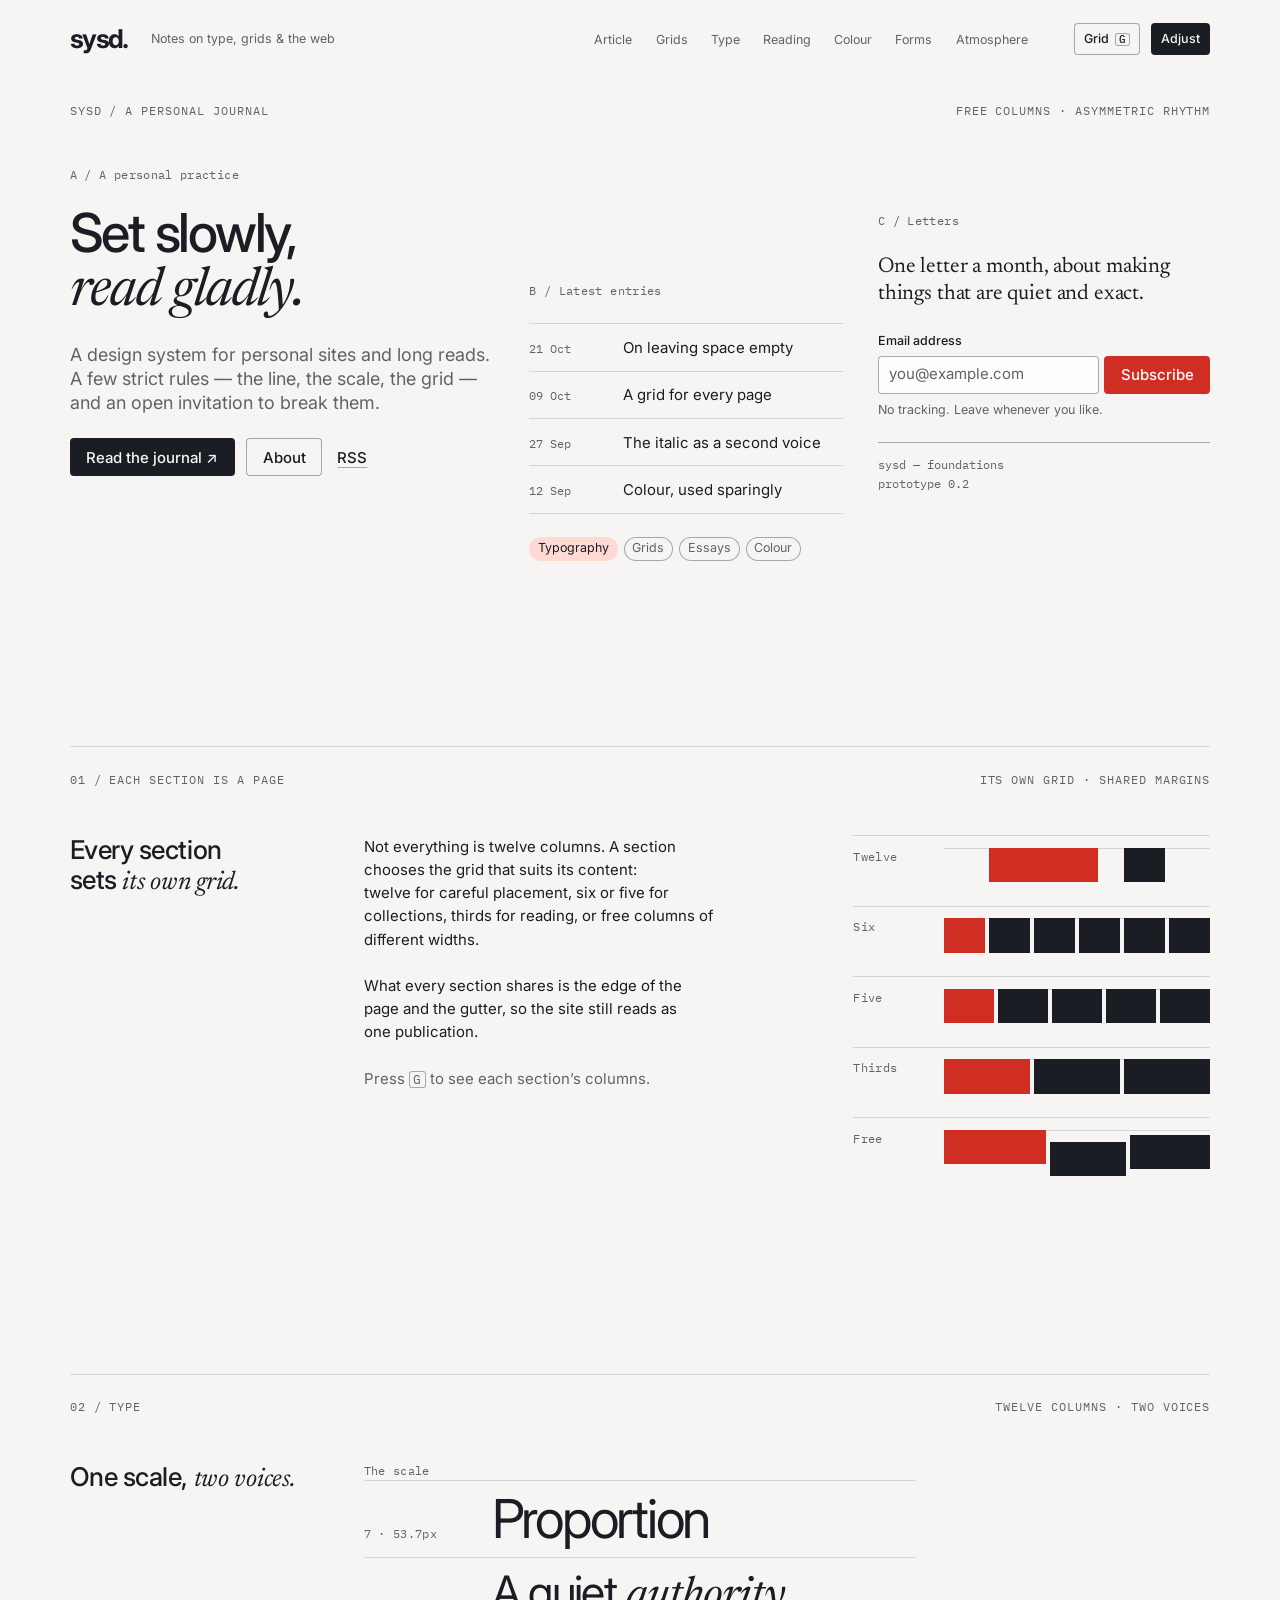
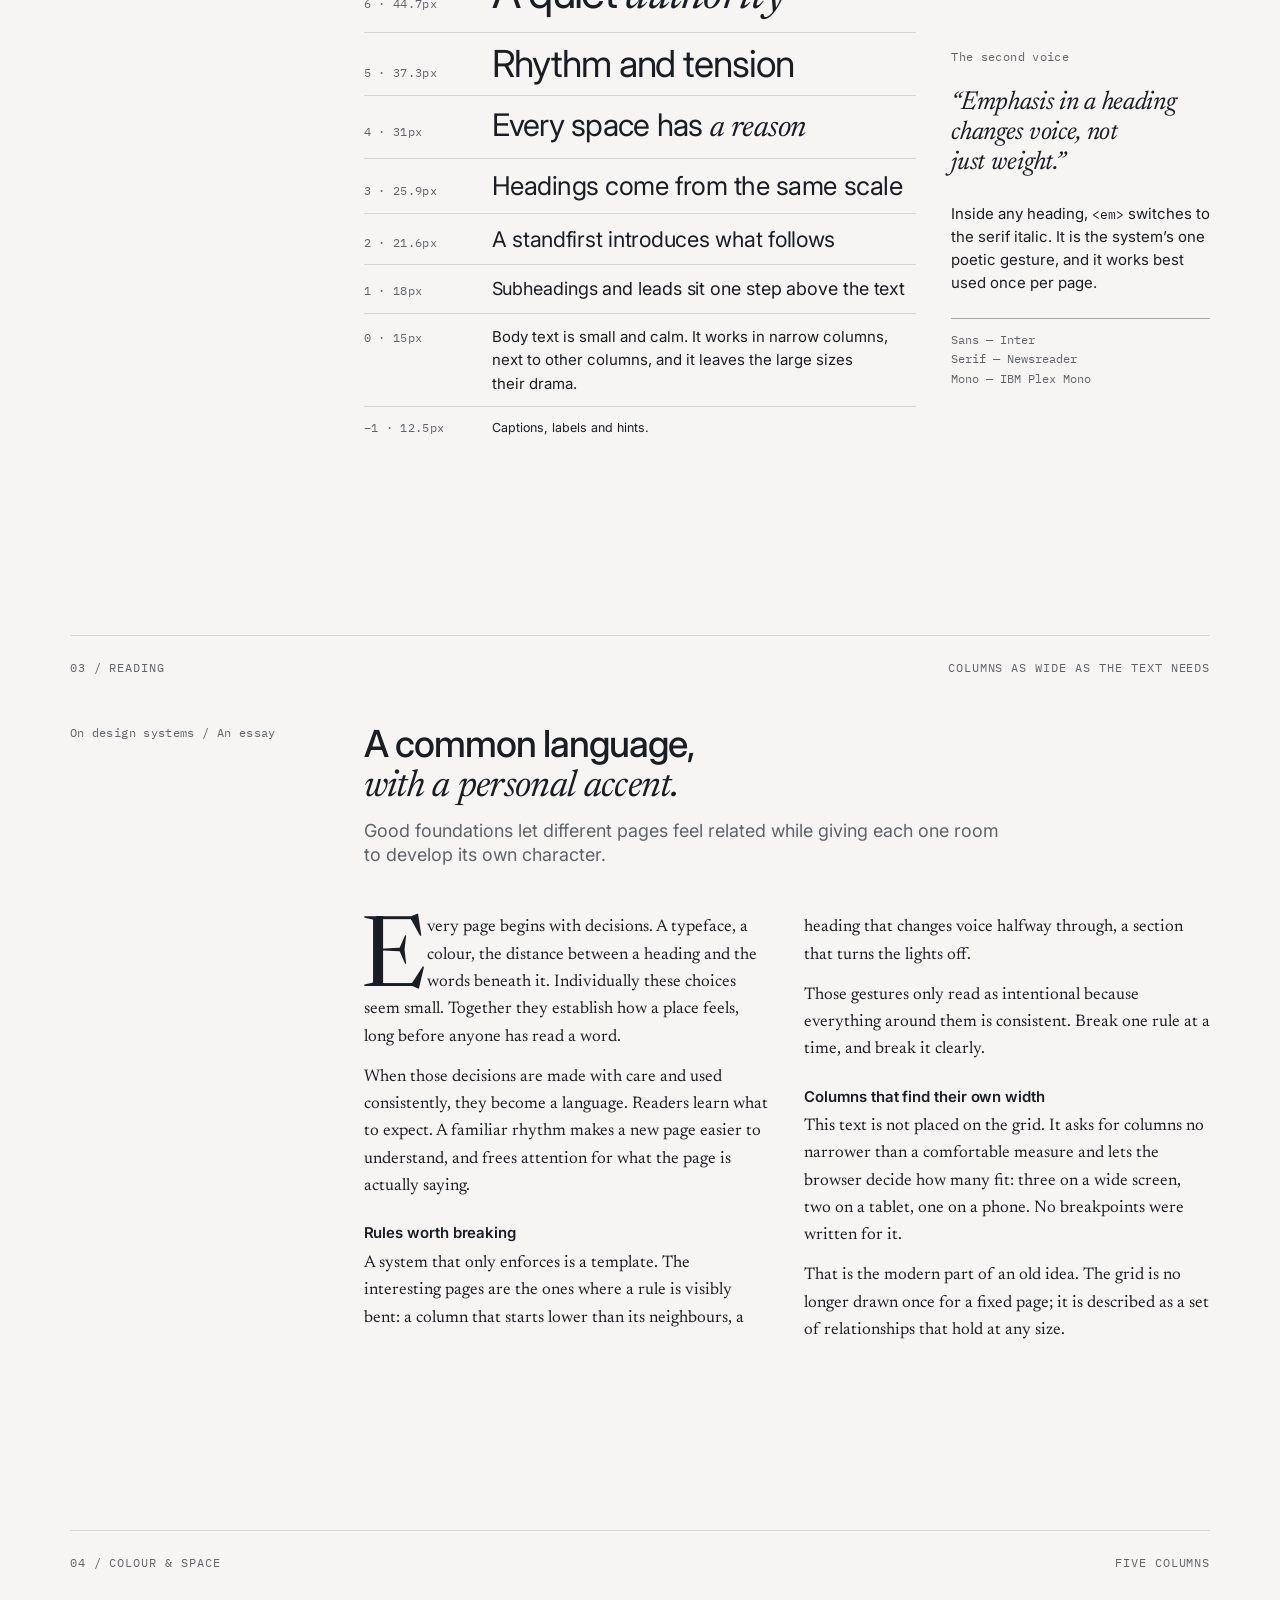
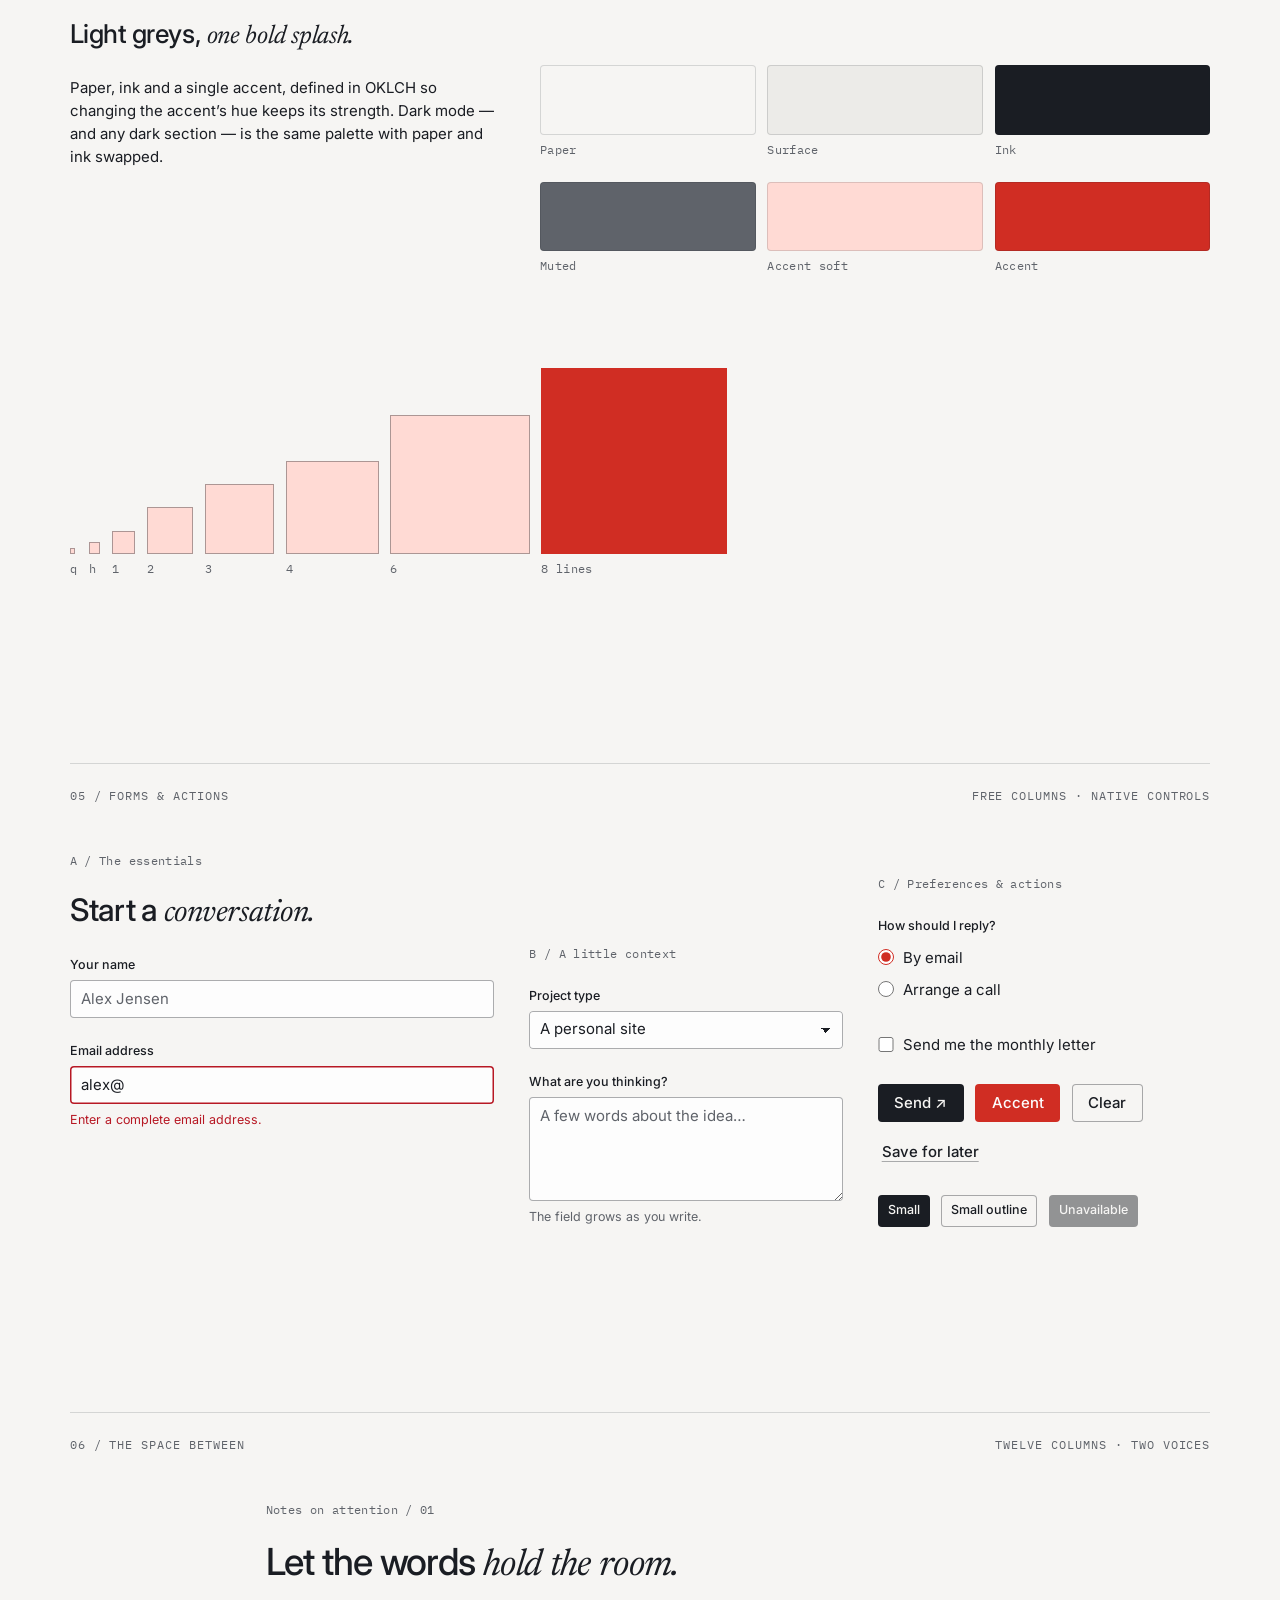
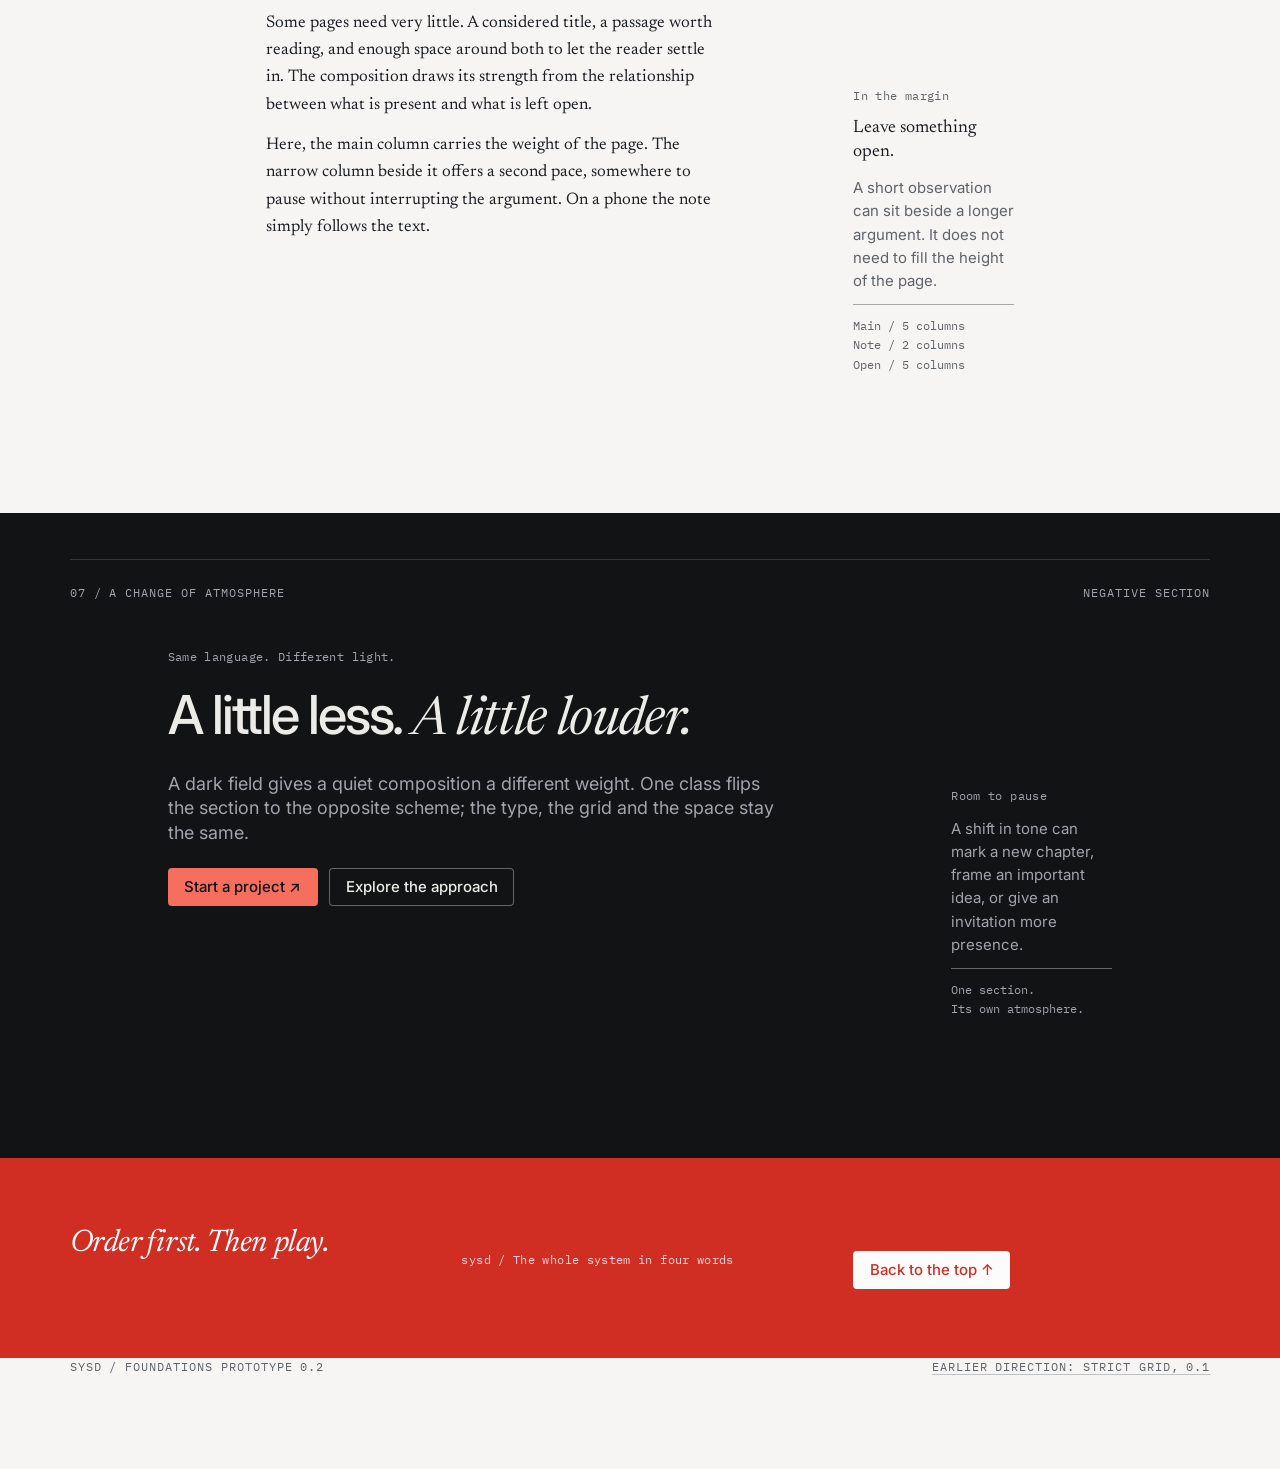
<file: prototype/index.html>
<!doctype html>
<html lang="en">
<head>
  <meta charset="utf-8">
  <meta name="viewport" content="width=device-width, initial-scale=1">
  <title>sysd — foundations</title>
  <meta name="description" content="Foundations prototype for sysd, an editorial design system for personal sites and long reads.">
  <link rel="preconnect" href="https://fonts.googleapis.com">
  <link rel="preconnect" href="https://fonts.gstatic.com" crossorigin>
  <link rel="stylesheet" href="https://fonts.googleapis.com/css2?family=Inter:ital,opsz,wght@0,14..32,100..900;1,14..32,100..900&family=Instrument+Sans:ital,wght@0,400..700;1,400..700&family=Hanken+Grotesk:ital,wght@0,100..900;1,100..900&family=IBM+Plex+Sans:ital,wght@0,400;0,500;0,600;1,400&family=Newsreader:ital,opsz,wght@0,6..72,200..800;1,6..72,200..800&family=Instrument+Serif:ital@0;1&family=Source+Serif+4:ital,opsz,wght@0,8..60,200..900;1,8..60,200..900&family=Fraunces:ital,opsz,wght@0,9..144,100..900;1,9..144,100..900&family=IBM+Plex+Mono:wght@400;500&display=swap">
  <link rel="stylesheet" href="sysd.css">
  <link rel="stylesheet" href="prototype.css">
  <script src="prototype.js" defer></script>
</head>
<body>

<header class="site-header">
  <a class="wordmark" href="#top" id="top">sysd.</a>
  <span class="sysd-label site-header__caption">Notes on type, grids &amp; the web</span>
  <nav class="site-nav" aria-label="Sections">
    <a href="article.html">Article</a>
    <a href="#grids">Grids</a>
    <a href="#type">Type</a>
    <a href="#reading">Reading</a>
    <a href="#colour">Colour</a>
    <a href="#forms">Forms</a>
    <a href="#atmosphere">Atmosphere</a>
  </nav>
  <div class="sysd-actions site-tools">
    <button class="sysd-button sysd-button--outline sysd-button--small" type="button" data-grid-toggle aria-pressed="false">Grid <kbd>G</kbd></button>
    <button class="sysd-button sysd-button--small" type="button" popovertarget="controls">Adjust</button>
  </div>
</header>

<main>

  <!-- Hero: free-floating columns -->
  <section class="sysd-section hero" aria-labelledby="hero-title">
    <div class="sysd-meta"><span>sysd / A personal journal</span><span>Free columns · Asymmetric rhythm</span></div>

    <div class="sysd-grid sysd-grid--free">
      <div class="sysd-flow">
        <p class="sysd-index">A / A personal practice</p>
        <h1 class="sysd-step-7" id="hero-title">Set slowly,<br><em>read gladly.</em></h1>
        <p class="sysd-lead">A design system for personal sites and long reads. A few strict rules — the line, the scale, the grid — and an open invitation to break them.</p>
        <div class="sysd-actions">
          <a class="sysd-button" href="article.html">Read the journal ↗</a>
          <a class="sysd-button sysd-button--outline" href="#atmosphere">About</a>
          <a class="sysd-button sysd-button--quiet" href="#forms">RSS</a>
        </div>
      </div>

      <div class="sysd-flow" style="--drop: 5">
        <p class="sysd-index">B / Latest entries</p>
        <ul class="sysd-entries" role="list">
          <li><time datetime="2026-10-21">21 Oct</time><a href="article.html">On leaving space empty</a></li>
          <li><time datetime="2026-10-09">09 Oct</time><a href="#grids">A grid for every page</a></li>
          <li><time datetime="2026-09-27">27 Sep</time><a href="#type">The italic as a second voice</a></li>
          <li><time datetime="2026-09-12">12 Sep</time><a href="#atmosphere">Colour, used sparingly</a></li>
        </ul>
        <div class="sysd-tags">
          <a class="sysd-tag sysd-tag--accent" href="#type">Typography</a>
          <a class="sysd-tag" href="#grids">Grids</a>
          <a class="sysd-tag" href="#reading">Essays</a>
          <a class="sysd-tag" href="#colour">Colour</a>
        </div>
      </div>

      <div class="sysd-flow" style="--drop: 2; --span-md: 2; --span-lg: 1">
        <p class="sysd-index">C / Letters</p>
        <p class="sysd-serif sysd-step-2">One letter a month, about making things that are quiet and exact.</p>
        <form class="sysd-field" onsubmit="return false">
          <label class="sysd-field__label" for="hero-email">Email address</label>
          <div class="sysd-inline">
            <input class="sysd-input" id="hero-email" type="email" placeholder="you@example.com" autocomplete="email">
            <button class="sysd-button sysd-button--accent" type="submit">Subscribe</button>
          </div>
          <p class="sysd-field__hint">No tracking. Leave whenever you like.</p>
        </form>
        <p class="sysd-note">sysd — foundations<br>prototype 0.2</p>
      </div>
    </div>
  </section>

  <!-- 01 Grids -->
  <section class="sysd-section" id="grids" aria-labelledby="grids-title">
    <div class="sysd-meta"><span>01 / Each section is a page</span><span>Its own grid · Shared margins</span></div>

    <div class="sysd-grid sysd-grid--12">
      <h2 id="grids-title" style="--span-lg: 3">Every section sets <em>its own grid.</em></h2>
      <div class="sysd-flow" style="--span-md: 4; --at-lg: 4; --span-lg: 4">
        <p>Not everything is twelve columns. A section chooses the grid that suits its content: twelve for careful placement, six or five for collections, thirds for reading, or free columns of different widths.</p>
        <p>What every section shares is the edge of the page and the gutter, so the site still reads as one publication.</p>
        <p class="sysd-muted">Press <kbd>G</kbd> to see each section’s columns.</p>
      </div>

      <ul class="grid-samples" role="list" style="--at-md: 5; --span-md: 4; --at-lg: 9; --span-lg: 4; --drop-lg: 0">
        <li><span class="sysd-index">Twelve</span><div class="grid-sample" style="--t: repeat(12, 1fr)"><i style="grid-column: 3 / span 5"></i><i style="grid-column: 9 / span 2"></i></div></li>
        <li><span class="sysd-index">Six</span><div class="grid-sample" style="--t: repeat(6, 1fr)"><i></i><i></i><i></i><i></i><i></i><i></i></div></li>
        <li><span class="sysd-index">Five</span><div class="grid-sample" style="--t: repeat(5, 1fr)"><i></i><i></i><i></i><i></i><i></i></div></li>
        <li><span class="sysd-index">Thirds</span><div class="grid-sample" style="--t: repeat(3, 1fr)"><i></i><i></i><i></i></div></li>
        <li><span class="sysd-index">Free</span><div class="grid-sample" style="--t: 1.15fr 0.85fr 0.9fr"><i></i><i style="margin-top: 12px"></i><i style="margin-top: 5px"></i></div></li>
      </ul>
    </div>
  </section>

  <!-- 02 Type -->
  <section class="sysd-section" id="type" aria-labelledby="type-title">
    <div class="sysd-meta"><span>02 / Type</span><span>Twelve columns · Two voices</span></div>

    <div class="sysd-grid sysd-grid--12">
      <h2 id="type-title" style="--span-lg: 3">One scale, <em>two voices.</em></h2>
      <div class="specimen" style="--span-md: 5; --at-lg: 4; --span-lg: 6">
        <p class="sysd-index">The scale</p>
        <div class="specimen__row"><p class="sysd-index sysd-num">7 · <span data-readout="fs-7"></span></p><p class="sysd-step-7">Proportion</p></div>
        <div class="specimen__row"><p class="sysd-index sysd-num">6 · <span data-readout="fs-6"></span></p><p class="sysd-step-6">A quiet <em>authority</em></p></div>
        <div class="specimen__row"><p class="sysd-index sysd-num">5 · <span data-readout="fs-5"></span></p><p class="sysd-step-5">Rhythm and tension</p></div>
        <div class="specimen__row"><p class="sysd-index sysd-num">4 · <span data-readout="fs-4"></span></p><p class="sysd-step-4">Every space has <em>a reason</em></p></div>
        <div class="specimen__row"><p class="sysd-index sysd-num">3 · <span data-readout="fs-3"></span></p><p class="sysd-step-3">Headings come from the same scale</p></div>
        <div class="specimen__row"><p class="sysd-index sysd-num">2 · <span data-readout="fs-2"></span></p><p class="sysd-step-2">A standfirst introduces what follows</p></div>
        <div class="specimen__row"><p class="sysd-index sysd-num">1 · <span data-readout="fs-1"></span></p><p class="sysd-step-1">Subheadings and leads sit one step above the text</p></div>
        <div class="specimen__row"><p class="sysd-index sysd-num">0 · <span data-readout="fs-0"></span></p><p>Body text is small and calm. It works in narrow columns, next to other columns, and it leaves the large sizes their drama.</p></div>
        <div class="specimen__row"><p class="sysd-index sysd-num">−1 · <span data-readout="fs--1"></span></p><p class="sysd-step--1">Captions, labels and hints.</p></div>
      </div>

      <div class="sysd-flow" style="--at-md: 6; --span-md: 3; --at-lg: 10; --span-lg: 3; --drop-md: 2; --drop-lg: 8">
        <p class="sysd-index">The second voice</p>
        <p class="sysd-quote">“Emphasis in a heading changes voice, not just weight.”</p>
        <p>Inside any heading, <code>&lt;em&gt;</code> switches to the serif italic. It is the system’s one poetic gesture, and it works best used once per page.</p>
        <p class="sysd-note" data-fonts>Sans — Inter<br>Serif — Newsreader<br>Mono — IBM Plex Mono</p>
      </div>
    </div>
  </section>

  <!-- 03 Reading -->
  <section class="sysd-section" id="reading" aria-labelledby="reading-title">
    <div class="sysd-meta"><span>03 / Reading</span><span>Columns as wide as the text needs</span></div>

    <div class="sysd-grid sysd-grid--12">
      <p class="sysd-index" style="--span-lg: 3">On design systems / An essay</p>
      <div class="sysd-flow-tight" style="--span-md: 6; --at-lg: 4; --span-lg: 7">
        <h2 id="reading-title" class="sysd-step-5">A common language, <em>with a personal accent.</em></h2>
        <p class="sysd-lead">Good foundations let different pages feel related while giving each one room to develop its own character.</p>
      </div>

      <div class="sysd-reading sysd-columns" style="--at-lg: 4; --span-lg: 9">
        <p class="sysd-dropcap">Every page begins with decisions. A typeface, a colour, the distance between a heading and the words beneath it. Individually these choices seem small. Together they establish how a place feels, long before anyone has read a word.</p>
        <p>When those decisions are made with care and used consistently, they become a language. Readers learn what to expect. A familiar rhythm makes a new page easier to understand, and frees attention for what the page is actually saying.</p>
        <h3>Rules worth breaking</h3>
        <p>A system that only enforces is a template. The interesting pages are the ones where a rule is visibly bent: a column that starts lower than its neighbours, a heading that changes voice halfway through, a section that turns the lights off.</p>
        <p>Those gestures only read as intentional because everything around them is consistent. Break one rule at a time, and break it clearly.</p>
        <h3>Columns that find their own width</h3>
        <p>This text is not placed on the grid. It asks for columns no narrower than a comfortable measure and lets the browser decide how many fit: three on a wide screen, two on a tablet, one on a phone. No breakpoints were written for it.</p>
        <p>That is the modern part of an old idea. The grid is no longer drawn once for a fixed page; it is described as a set of relationships that hold at any size.</p>
      </div>
    </div>
  </section>

  <!-- 04 Colour and space -->
  <section class="sysd-section" id="colour" aria-labelledby="colour-title">
    <div class="sysd-meta"><span>04 / Colour &amp; space</span><span>Five columns</span></div>

    <div class="sysd-grid sysd-grid--5">
      <div class="sysd-flow" style="--span-md: 3; --span-lg: 2">
        <h2 id="colour-title">Light greys, <em>one bold splash.</em></h2>
        <p>Paper, ink and a single accent, defined in OKLCH so changing the accent’s hue keeps its strength. Dark mode — and any dark section — is the same palette with paper and ink swapped.</p>
      </div>
      <ul class="swatches" role="list" style="--span-md: 5; --at-lg: 3; --span-lg: 3; --drop-lg: 2">
        <li><i style="--c: var(--sysd-paper)"></i><span class="sysd-index">Paper</span></li>
        <li><i style="--c: var(--sysd-surface)"></i><span class="sysd-index">Surface</span></li>
        <li><i style="--c: var(--sysd-ink)"></i><span class="sysd-index">Ink</span></li>
        <li><i style="--c: var(--sysd-ink-muted)"></i><span class="sysd-index">Muted</span></li>
        <li><i style="--c: var(--sysd-accent-soft)"></i><span class="sysd-index">Accent soft</span></li>
        <li><i style="--c: var(--sysd-accent)"></i><span class="sysd-index">Accent</span></li>
      </ul>

      <ul class="space-scale" role="list" style="--span-md: 5; --span-lg: 5">
        <li style="--n: 0.25"><i></i><span class="sysd-index">q</span></li>
        <li style="--n: 0.5"><i></i><span class="sysd-index">h</span></li>
        <li style="--n: 1"><i></i><span class="sysd-index">1</span></li>
        <li style="--n: 2"><i></i><span class="sysd-index">2</span></li>
        <li style="--n: 3"><i></i><span class="sysd-index">3</span></li>
        <li style="--n: 4"><i></i><span class="sysd-index">4</span></li>
        <li style="--n: 6"><i></i><span class="sysd-index">6</span></li>
        <li style="--n: 8"><i></i><span class="sysd-index">8 lines</span></li>
      </ul>
    </div>
  </section>

  <!-- 05 Forms -->
  <section class="sysd-section" id="forms" aria-labelledby="forms-title">
    <div class="sysd-meta"><span>05 / Forms &amp; actions</span><span>Free columns · Native controls</span></div>

    <form class="sysd-grid sysd-grid--free" onsubmit="return false">
      <div class="sysd-flow">
        <p class="sysd-index">A / The essentials</p>
        <h2 id="forms-title" class="sysd-step-4">Start a <em>conversation.</em></h2>
        <div class="sysd-field">
          <label class="sysd-field__label" for="f-name">Your name</label>
          <input class="sysd-input" id="f-name" autocomplete="name" placeholder="Alex Jensen">
        </div>
        <div class="sysd-field">
          <label class="sysd-field__label" for="f-email">Email address</label>
          <input class="sysd-input" id="f-email" type="email" value="alex@" aria-invalid="true" aria-describedby="f-email-err">
          <p class="sysd-field__hint sysd-field__hint--error" id="f-email-err">Enter a complete email address.</p>
        </div>
      </div>

      <div class="sysd-flow" style="--drop: 4">
        <p class="sysd-index">B / A little context</p>
        <div class="sysd-field">
          <label class="sysd-field__label" for="f-type">Project type</label>
          <select class="sysd-select" id="f-type">
            <option>A personal site</option>
            <option>An essay or article</option>
            <option>A visual identity</option>
            <option>Something else</option>
          </select>
        </div>
        <div class="sysd-field">
          <label class="sysd-field__label" for="f-msg">What are you thinking?</label>
          <textarea class="sysd-textarea" id="f-msg" placeholder="A few words about the idea…"></textarea>
          <p class="sysd-field__hint">The field grows as you write.</p>
        </div>
      </div>

      <div class="sysd-flow" style="--drop: 1; --span-md: 2; --span-lg: 1">
        <p class="sysd-index">C / Preferences &amp; actions</p>
        <fieldset class="sysd-fieldset">
          <legend>How should I reply?</legend>
          <label class="sysd-check"><input type="radio" name="reply" checked> By email</label>
          <label class="sysd-check"><input type="radio" name="reply"> Arrange a call</label>
        </fieldset>
        <label class="sysd-check"><input type="checkbox"> Send me the monthly letter</label>
        <div class="sysd-actions">
          <button class="sysd-button" type="submit">Send ↗</button>
          <button class="sysd-button sysd-button--accent" type="button">Accent</button>
          <button class="sysd-button sysd-button--outline" type="reset">Clear</button>
          <button class="sysd-button sysd-button--quiet" type="button">Save for later</button>
        </div>
        <div class="sysd-actions">
          <button class="sysd-button sysd-button--small" type="button">Small</button>
          <button class="sysd-button sysd-button--small sysd-button--outline" type="button">Small outline</button>
          <button class="sysd-button sysd-button--small" type="button" disabled>Unavailable</button>
        </div>
      </div>
    </form>
  </section>

  <!-- 06 The space between -->
  <section class="sysd-section" aria-labelledby="space-title">
    <div class="sysd-meta"><span>06 / The space between</span><span>Twelve columns · Two voices</span></div>

    <div class="sysd-grid sysd-grid--12">
      <article class="sysd-flow" style="--span-md: 5; --at-lg: 3; --span-lg: 5">
        <p class="sysd-index">Notes on attention / 01</p>
        <h2 id="space-title" class="sysd-step-5">Let the words <em>hold the room.</em></h2>
        <div class="sysd-reading sysd-flow">
          <p>Some pages need very little. A considered title, a passage worth reading, and enough space around both to let the reader settle in. The composition draws its strength from the relationship between what is present and what is left open.</p>
          <p>Here, the main column carries the weight of the page. The narrow column beside it offers a second pace, somewhere to pause without interrupting the argument. On a phone the note simply follows the text.</p>
        </div>
      </article>
      <aside class="sysd-flow-tight" style="--at-md: 6; --span-md: 3; --at-lg: 9; --span-lg: 2; --drop-md: 4; --drop-lg: 8">
        <p class="sysd-index">In the margin</p>
        <p class="sysd-serif sysd-step-1">Leave something open.</p>
        <p class="sysd-muted">A short observation can sit beside a longer argument. It does not need to fill the height of the page.</p>
        <p class="sysd-note">Main / 5 columns<br>Note / 2 columns<br>Open / 5 columns</p>
      </aside>
    </div>
  </section>

  <!-- 07 Atmosphere -->
  <section class="sysd-section sysd-negative" id="atmosphere" aria-labelledby="atmosphere-title">
    <div class="sysd-meta"><span>07 / A change of atmosphere</span><span>Negative section</span></div>

    <div class="sysd-grid sysd-grid--12">
      <div class="sysd-flow" style="--span-md: 6; --at-lg: 2; --span-lg: 7">
        <p class="sysd-index">Same language. Different light.</p>
        <h2 id="atmosphere-title" class="sysd-step-7">A little less. <em>A little louder.</em></h2>
        <p class="sysd-lead">A dark field gives a quiet composition a different weight. One class flips the section to the opposite scheme; the type, the grid and the space stay the same.</p>
        <div class="sysd-actions">
          <a class="sysd-button sysd-button--accent" href="#forms">Start a project ↗</a>
          <a class="sysd-button sysd-button--outline" href="#grids">Explore the approach</a>
        </div>
      </div>
      <aside class="sysd-flow-tight" style="--at-md: 7; --span-md: 2; --at-lg: 10; --span-lg: 2; --drop-md: 2; --drop-lg: 6">
        <p class="sysd-index">Room to pause</p>
        <p class="sysd-muted">A shift in tone can mark a new chapter, frame an important idea, or give an invitation more presence.</p>
        <p class="sysd-note">One section.<br>Its own atmosphere.</p>
      </aside>
    </div>
  </section>

  <!-- A splash of the accent -->
  <section class="sysd-section sysd-splash splash" aria-label="Closing">
    <div class="sysd-grid sysd-grid--thirds">
      <p class="sysd-step-4 sysd-serif sysd-italic">Order first. Then play.</p>
      <p class="sysd-index" style="--drop: 1">sysd / The whole system in four words</p>
      <div class="sysd-actions" style="--drop: 1"><a class="sysd-button" href="#top">Back to the top ↑</a></div>
    </div>
  </section>

</main>

<footer class="sysd-section site-footer">
  <div class="sysd-meta"><span>sysd / Foundations prototype 0.2</span><span><a href="v1-strict/index.html">Earlier direction: strict grid, 0.1</a></span></div>
</footer>

<!-- Controls -->
<div class="controls" id="controls" popover="manual" aria-labelledby="controls-title">
  <div class="controls__head">
    <h2 class="sysd-step-0" id="controls-title">Inputs</h2>
    <button class="sysd-button sysd-button--quiet sysd-button--small" type="button" popovertarget="controls" popovertargetaction="hide">Close</button>
  </div>
  <p class="sysd-label">Everything on the page is derived from these values.</p>

  <label class="control">
    <span class="control__name">Text size <output class="sysd-num" for="in-size" id="out-size"></output></span>
    <input type="range" id="in-size" min="12" max="18" step="0.5">
  </label>
  <label class="control">
    <span class="control__name">Reading size <output class="sysd-num" for="in-reading" id="out-reading"></output></span>
    <input type="range" id="in-reading" min="14" max="22" step="0.5">
  </label>
  <label class="control">
    <span class="control__name">Leading <output class="sysd-num" for="in-leading" id="out-leading"></output></span>
    <input type="range" id="in-leading" min="1.3" max="1.8" step="0.05">
  </label>
  <label class="control">
    <span class="control__name">Scale ratio</span>
    <select class="sysd-select" id="in-ratio">
      <option value="1.125">1.125 — major second</option>
      <option value="1.2">1.2 — minor third</option>
      <option value="1.25">1.25 — major third</option>
      <option value="1.333">1.333 — perfect fourth</option>
      <option value="1.414">1.414 — augmented fourth</option>
    </select>
  </label>
  <label class="control">
    <span class="control__name">Sans</span>
    <select class="sysd-select" id="in-sans">
      <option>Inter</option>
      <option>Instrument Sans</option>
      <option>Hanken Grotesk</option>
      <option>IBM Plex Sans</option>
    </select>
  </label>
  <label class="control">
    <span class="control__name">Serif</span>
    <select class="sysd-select" id="in-serif">
      <option>Newsreader</option>
      <option>Instrument Serif</option>
      <option>Source Serif 4</option>
      <option>Fraunces</option>
    </select>
  </label>
  <label class="control">
    <span class="control__name">Accent hue <output class="sysd-num" for="in-hue" id="out-hue"></output></span>
    <input type="range" id="in-hue" min="0" max="360" step="1">
  </label>
  <label class="control">
    <span class="control__name">Corner radius <output class="sysd-num" for="in-radius" id="out-radius"></output></span>
    <input type="range" id="in-radius" min="0" max="16" step="1">
  </label>
  <label class="control">
    <span class="control__name">Theme</span>
    <select class="sysd-select" id="in-theme">
      <option value="">Follow system</option>
      <option value="light">Light</option>
      <option value="dark">Dark</option>
    </select>
  </label>

  <div class="sysd-actions">
    <button class="sysd-button sysd-button--outline sysd-button--small" type="button" id="reset">Reset</button>
    <button class="sysd-button sysd-button--quiet sysd-button--small" type="button" data-grid-toggle aria-pressed="false">Grid <kbd>G</kbd></button>
  </div>
</div>

</body>
</html>
</file>
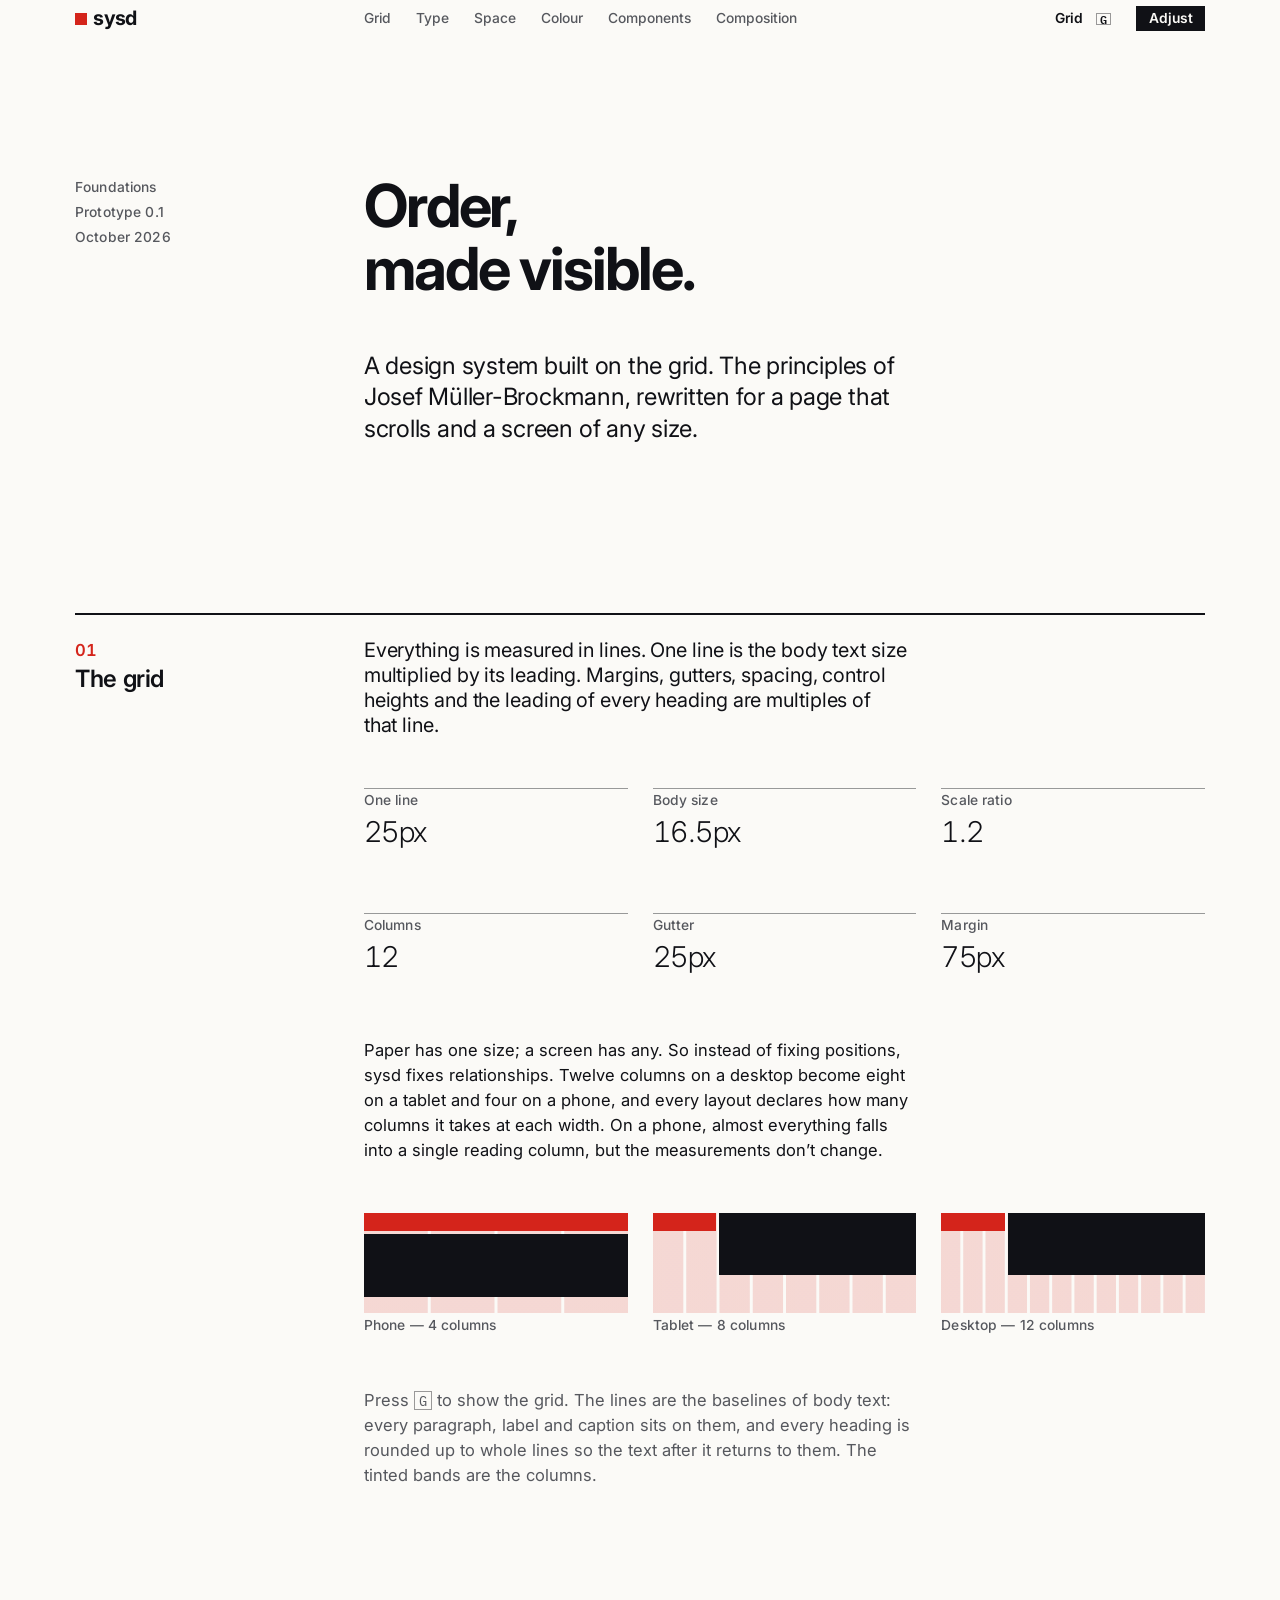
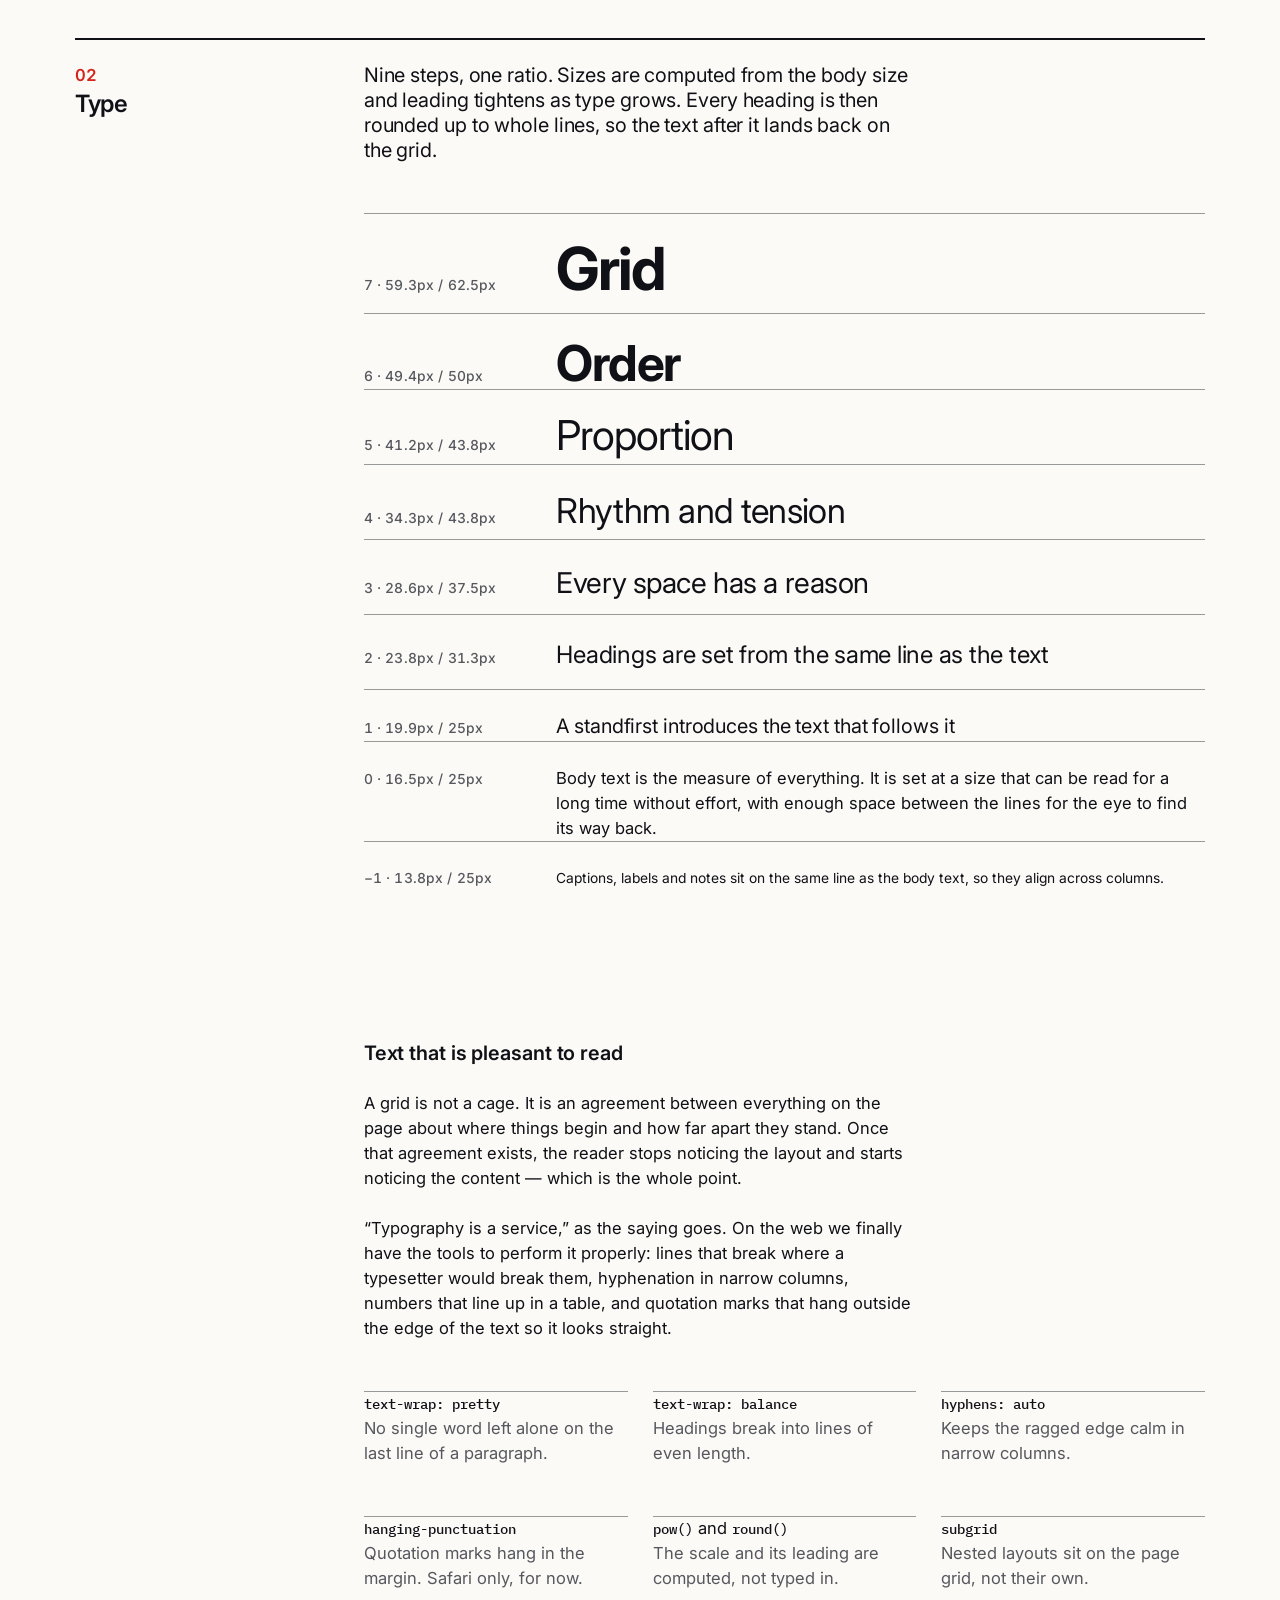
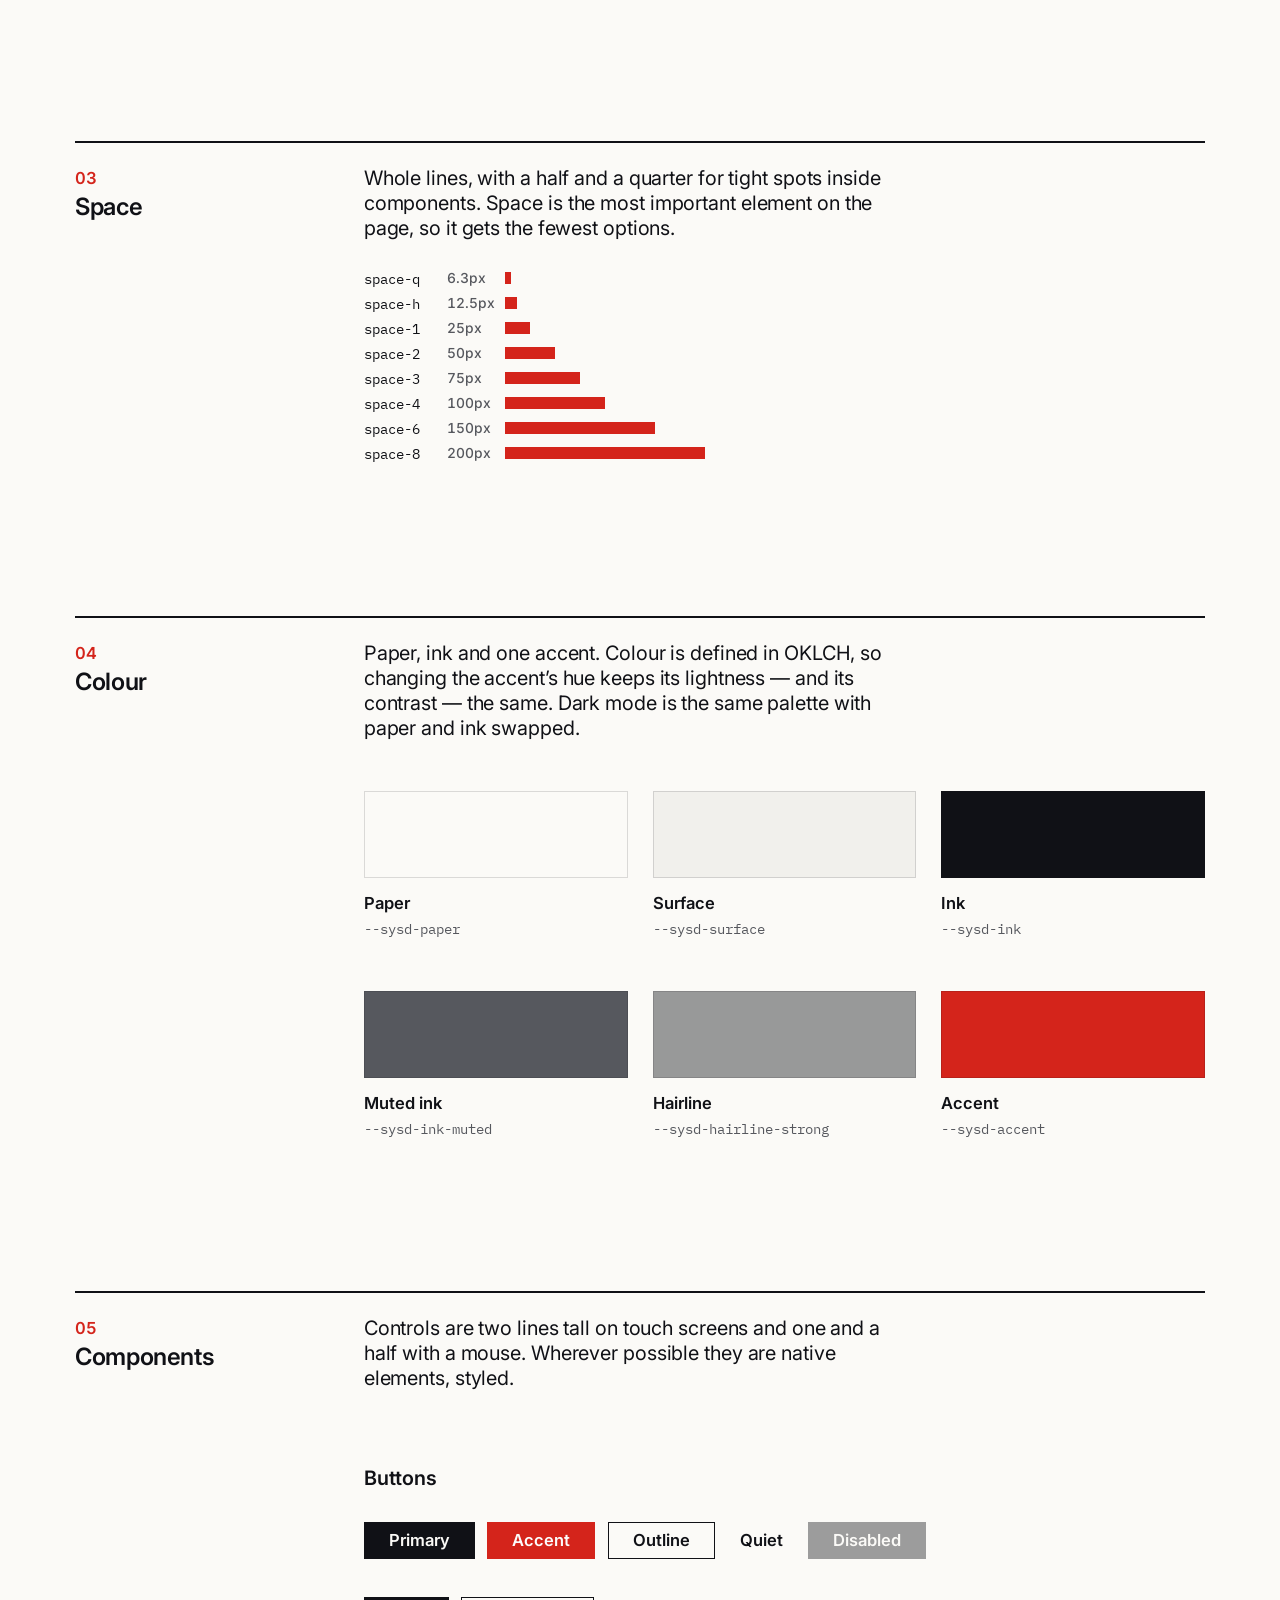
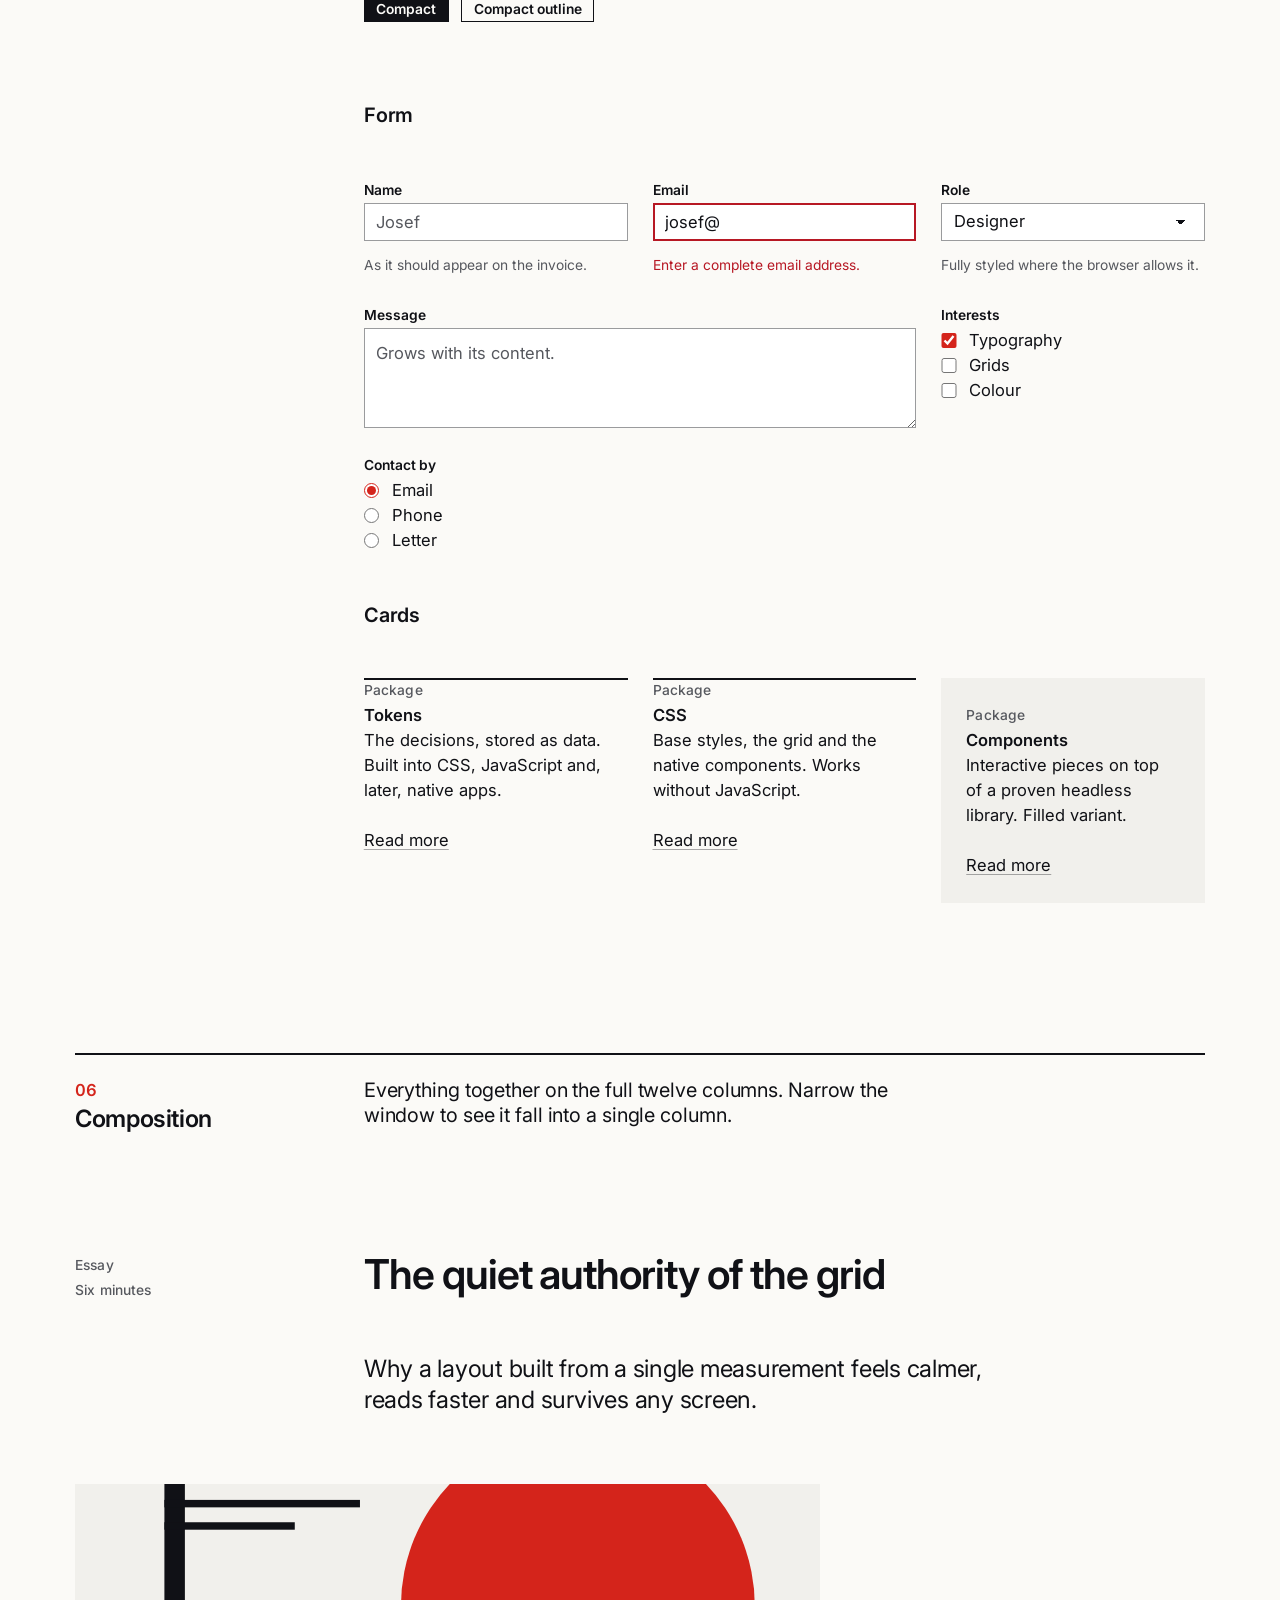
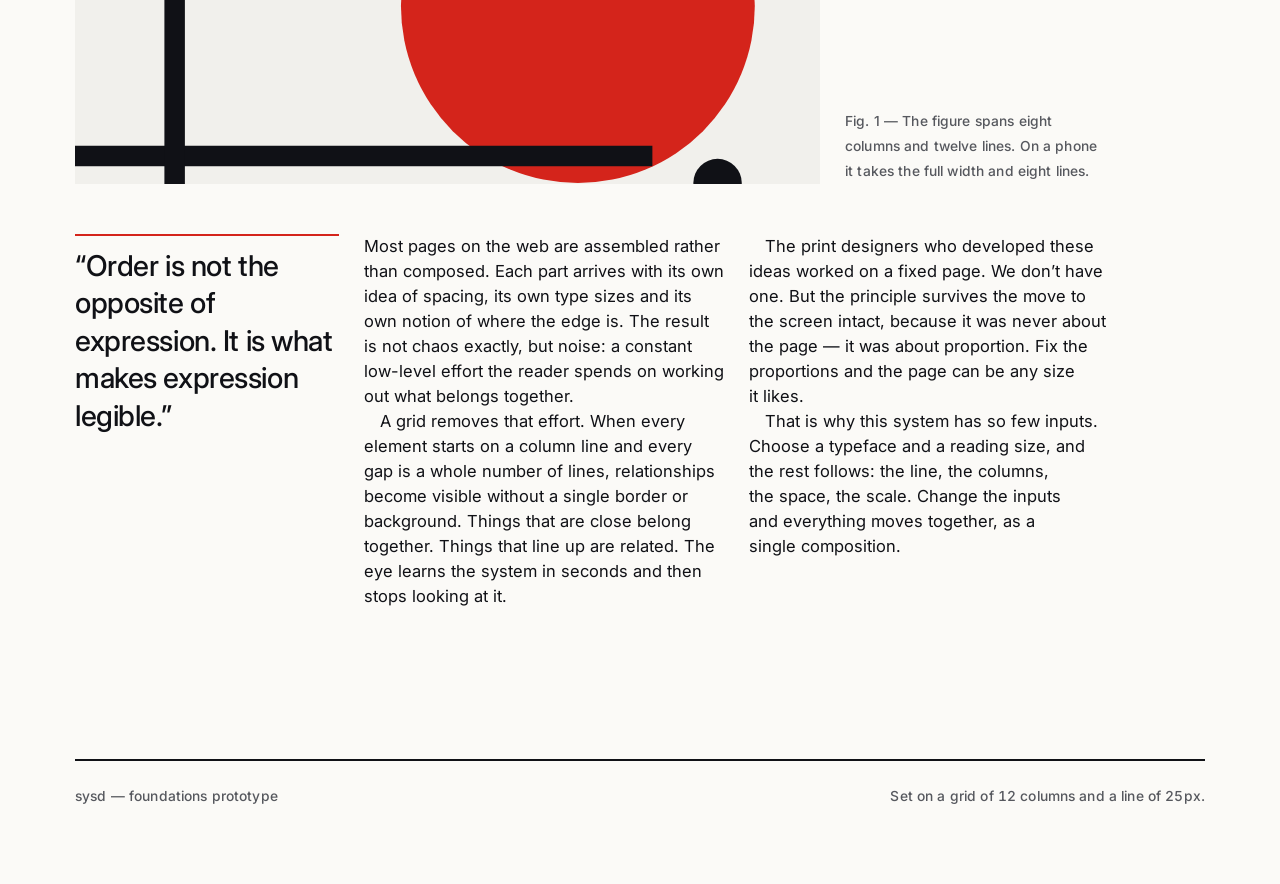
<file: prototype/v1-strict/index.html>
<!doctype html>
<html lang="en">
<head>
  <meta charset="utf-8">
  <meta name="viewport" content="width=device-width, initial-scale=1">
  <title>sysd — foundations v0.1 (strict)</title>
  <meta name="description" content="Foundations prototype for sysd, a design system built on the grid.">
  <link rel="preconnect" href="https://fonts.googleapis.com">
  <link rel="preconnect" href="https://fonts.gstatic.com" crossorigin>
  <link rel="stylesheet" href="https://fonts.googleapis.com/css2?family=Inter:ital,opsz,wght@0,14..32,100..900;1,14..32,100..900&family=Schibsted+Grotesk:ital,wght@0,400..900;1,400..900&family=Instrument+Sans:ital,wght@0,400..700;1,400..700&family=Hanken+Grotesk:ital,wght@0,100..900;1,100..900&family=IBM+Plex+Sans:ital,wght@0,400;0,500;0,600;0,700;1,400&family=IBM+Plex+Mono:wght@400;500&display=swap">
  <link rel="stylesheet" href="sysd.css">
  <link rel="stylesheet" href="prototype.css">
  <script src="prototype.js" defer></script>
</head>
<body>

<header class="site-header sysd-page">
  <a class="wordmark" href="#top" id="top">sysd</a>
  <nav class="site-nav" aria-label="Sections">
    <a href="#grid">Grid</a>
    <a href="#type">Type</a>
    <a href="#space">Space</a>
    <a href="#colour">Colour</a>
    <a href="#components">Components</a>
    <a href="#composition">Composition</a>
  </nav>
  <div class="site-tools sysd-actions">
    <button class="sysd-button sysd-button--quiet sysd-button--compact" type="button" data-grid-toggle aria-pressed="false">Grid <kbd>G</kbd></button>
    <button class="sysd-button sysd-button--compact" type="button" popovertarget="controls">Adjust</button>
  </div>
</header>

<main class="sysd-page">

  <!-- Hero -->
  <section class="hero sysd-asym" aria-labelledby="hero-title">
    <div class="sysd-aside">
      <p class="sysd-label">Foundations<br>Prototype 0.1<br>October 2026</p>
    </div>
    <div class="sysd-main">
      <h1 class="sysd-step-7 hero__title" id="hero-title">Order,<br>made visible.</h1>
      <p class="sysd-step-2 hero__lead sysd-measure">A design system built on the grid. The principles of Josef Müller-Brockmann, rewritten for a page that scrolls and a screen of any size.</p>
    </div>
  </section>

  <!-- 01 Grid -->
  <section class="section sysd-asym" id="grid" aria-labelledby="grid-title">
    <div class="sysd-aside section__head">
      <p class="section__num">01</p>
      <h2 id="grid-title">The grid</h2>
    </div>
    <div class="sysd-main sysd-flow">
      <p class="sysd-step-1 sysd-measure">Everything is measured in lines. One line is the body text size multiplied by its leading. Margins, gutters, spacing, control heights and the leading of every heading are multiples of that line.</p>

      <dl class="sysd-cols readout" style="--sm: 2; --md: 4; --lg: 3">
        <div><dt class="sysd-label">One line</dt><dd class="sysd-step-3 sysd-num" data-readout="u"></dd></div>
        <div><dt class="sysd-label">Body size</dt><dd class="sysd-step-3 sysd-num" data-readout="size"></dd></div>
        <div><dt class="sysd-label">Scale ratio</dt><dd class="sysd-step-3 sysd-num" data-readout="ratio"></dd></div>
        <div><dt class="sysd-label">Columns</dt><dd class="sysd-step-3 sysd-num" data-readout="columns"></dd></div>
        <div><dt class="sysd-label">Gutter</dt><dd class="sysd-step-3 sysd-num" data-readout="gutter"></dd></div>
        <div><dt class="sysd-label">Margin</dt><dd class="sysd-step-3 sysd-num" data-readout="margin"></dd></div>
      </dl>

      <p class="sysd-measure">Paper has one size; a screen has any. So instead of fixing positions, sysd fixes relationships. Twelve columns on a desktop become eight on a tablet and four on a phone, and every layout declares how many columns it takes at each width. On a phone, almost everything falls into a single reading column, but the measurements don’t change.</p>

      <div class="sysd-cols diagrams" style="--sm: 4; --md: 4; --lg: 3" aria-hidden="true">
        <figure class="diagram" style="--n: 4">
          <div class="diagram__grid">
            <span class="diagram__aside" style="grid-column: 1 / -1"></span>
            <span class="diagram__main" style="grid-column: 1 / -1"></span>
          </div>
          <figcaption class="sysd-label">Phone — 4 columns</figcaption>
        </figure>
        <figure class="diagram" style="--n: 8">
          <div class="diagram__grid">
            <span class="diagram__aside" style="grid-column: 1 / span 2"></span>
            <span class="diagram__main" style="grid-column: 3 / -1; grid-row: 1"></span>
          </div>
          <figcaption class="sysd-label">Tablet — 8 columns</figcaption>
        </figure>
        <figure class="diagram" style="--n: 12">
          <div class="diagram__grid">
            <span class="diagram__aside" style="grid-column: 1 / span 3"></span>
            <span class="diagram__main" style="grid-column: 4 / -1; grid-row: 1"></span>
          </div>
          <figcaption class="sysd-label">Desktop — 12 columns</figcaption>
        </figure>
      </div>

      <p class="sysd-measure sysd-muted">Press <kbd>G</kbd> to show the grid. The lines are the baselines of body text: every paragraph, label and caption sits on them, and every heading is rounded up to whole lines so the text after it returns to them. The tinted bands are the columns.</p>
    </div>
  </section>

  <!-- 02 Type -->
  <section class="section sysd-asym" id="type" aria-labelledby="type-title">
    <div class="sysd-aside section__head">
      <p class="section__num">02</p>
      <h2 id="type-title">Type</h2>
    </div>
    <div class="sysd-main">
      <p class="sysd-step-1 sysd-measure">Nine steps, one ratio. Sizes are computed from the body size and leading tightens as type grows. Every heading is then rounded up to whole lines, so the text after it lands back on the grid.</p>

      <div class="specimen sysd-region">
        <div class="specimen__row sysd-region sysd-snap"><p class="specimen__meta sysd-label sysd-num">7 · <span data-readout="fs-7"></span> / <span data-readout="lh-7"></span></p><p class="sysd-step-7">Grid</p></div>
        <div class="specimen__row sysd-region sysd-snap"><p class="specimen__meta sysd-label sysd-num">6 · <span data-readout="fs-6"></span> / <span data-readout="lh-6"></span></p><p class="sysd-step-6">Order</p></div>
        <div class="specimen__row sysd-region sysd-snap"><p class="specimen__meta sysd-label sysd-num">5 · <span data-readout="fs-5"></span> / <span data-readout="lh-5"></span></p><p class="sysd-step-5">Proportion</p></div>
        <div class="specimen__row sysd-region sysd-snap"><p class="specimen__meta sysd-label sysd-num">4 · <span data-readout="fs-4"></span> / <span data-readout="lh-4"></span></p><p class="sysd-step-4">Rhythm and tension</p></div>
        <div class="specimen__row sysd-region sysd-snap"><p class="specimen__meta sysd-label sysd-num">3 · <span data-readout="fs-3"></span> / <span data-readout="lh-3"></span></p><p class="sysd-step-3">Every space has a reason</p></div>
        <div class="specimen__row sysd-region sysd-snap"><p class="specimen__meta sysd-label sysd-num">2 · <span data-readout="fs-2"></span> / <span data-readout="lh-2"></span></p><p class="sysd-step-2">Headings are set from the same line as the text</p></div>
        <div class="specimen__row sysd-region sysd-snap"><p class="specimen__meta sysd-label sysd-num">1 · <span data-readout="fs-1"></span> / <span data-readout="lh-1"></span></p><p class="sysd-step-1">A standfirst introduces the text that follows it</p></div>
        <div class="specimen__row sysd-region sysd-snap"><p class="specimen__meta sysd-label sysd-num">0 · <span data-readout="fs-0"></span> / <span data-readout="lh-0"></span></p><p class="sysd-step-0">Body text is the measure of everything. It is set at a size that can be read for a long time without effort, with enough space between the lines for the eye to find its way back.</p></div>
        <div class="specimen__row sysd-region sysd-snap"><p class="specimen__meta sysd-label sysd-num">−1 · <span data-readout="fs--1"></span> / <span data-readout="lh--1"></span></p><p class="sysd-step--1">Captions, labels and notes sit on the same line as the body text, so they align across columns.</p></div>
      </div>

      <div class="prose sysd-flow sysd-measure">
        <h3>Text that is pleasant to read</h3>
        <p>A grid is not a cage. It is an agreement between everything on the page about where things begin and how far apart they stand. Once that agreement exists, the reader stops noticing the layout and starts noticing the content — which is the whole point.</p>
        <p>“Typography is a service,” as the saying goes. On the web we finally have the tools to perform it properly: lines that break where a typesetter would break them, hyphenation in narrow columns, numbers that line up in a table, and quotation marks that hang outside the edge of the text so it looks straight.</p>
      </div>

      <dl class="sysd-cols features" style="--sm: 4; --md: 4; --lg: 3">
        <div><dt><code>text-wrap: pretty</code></dt><dd>No single word left alone on the last line of a paragraph.</dd></div>
        <div><dt><code>text-wrap: balance</code></dt><dd>Headings break into lines of even length.</dd></div>
        <div><dt><code>hyphens: auto</code></dt><dd>Keeps the ragged edge calm in narrow columns.</dd></div>
        <div><dt><code>hanging-punctuation</code></dt><dd>Quotation marks hang in the margin. Safari only, for now.</dd></div>
        <div><dt><code>pow()</code> and <code>round()</code></dt><dd>The scale and its leading are computed, not typed in.</dd></div>
        <div><dt><code>subgrid</code></dt><dd>Nested layouts sit on the page grid, not their own.</dd></div>
      </dl>
    </div>
  </section>

  <!-- 03 Space -->
  <section class="section sysd-asym" id="space" aria-labelledby="space-title">
    <div class="sysd-aside section__head">
      <p class="section__num">03</p>
      <h2 id="space-title">Space</h2>
    </div>
    <div class="sysd-main sysd-flow">
      <p class="sysd-step-1 sysd-measure">Whole lines, with a half and a quarter for tight spots inside components. Space is the most important element on the page, so it gets the fewest options.</p>
      <ul class="space-scale" role="list">
        <li><code>space-q</code><span class="sysd-label sysd-num" data-readout="space-q"></span><i style="--w: var(--sysd-space-q)"></i></li>
        <li><code>space-h</code><span class="sysd-label sysd-num" data-readout="space-h"></span><i style="--w: var(--sysd-space-h)"></i></li>
        <li><code>space-1</code><span class="sysd-label sysd-num" data-readout="space-1"></span><i style="--w: var(--sysd-space-1)"></i></li>
        <li><code>space-2</code><span class="sysd-label sysd-num" data-readout="space-2"></span><i style="--w: var(--sysd-space-2)"></i></li>
        <li><code>space-3</code><span class="sysd-label sysd-num" data-readout="space-3"></span><i style="--w: var(--sysd-space-3)"></i></li>
        <li><code>space-4</code><span class="sysd-label sysd-num" data-readout="space-4"></span><i style="--w: var(--sysd-space-4)"></i></li>
        <li><code>space-6</code><span class="sysd-label sysd-num" data-readout="space-6"></span><i style="--w: var(--sysd-space-6)"></i></li>
        <li><code>space-8</code><span class="sysd-label sysd-num" data-readout="space-8"></span><i style="--w: var(--sysd-space-8)"></i></li>
      </ul>
    </div>
  </section>

  <!-- 04 Colour -->
  <section class="section sysd-asym" id="colour" aria-labelledby="colour-title">
    <div class="sysd-aside section__head">
      <p class="section__num">04</p>
      <h2 id="colour-title">Colour</h2>
    </div>
    <div class="sysd-main sysd-flow">
      <p class="sysd-step-1 sysd-measure">Paper, ink and one accent. Colour is defined in OKLCH, so changing the accent’s hue keeps its lightness — and its contrast — the same. Dark mode is the same palette with paper and ink swapped.</p>
      <ul class="sysd-cols swatches" role="list" style="--sm: 2; --md: 2; --lg: 3">
        <li><i style="--c: var(--sysd-paper)"></i><b>Paper</b><code>--sysd-paper</code></li>
        <li><i style="--c: var(--sysd-surface)"></i><b>Surface</b><code>--sysd-surface</code></li>
        <li><i style="--c: var(--sysd-ink)"></i><b>Ink</b><code>--sysd-ink</code></li>
        <li><i style="--c: var(--sysd-ink-muted)"></i><b>Muted ink</b><code>--sysd-ink-muted</code></li>
        <li><i style="--c: var(--sysd-hairline-strong)"></i><b>Hairline</b><code>--sysd-hairline-strong</code></li>
        <li><i style="--c: var(--sysd-accent)"></i><b>Accent</b><code>--sysd-accent</code></li>
      </ul>
    </div>
  </section>

  <!-- 05 Components -->
  <section class="section sysd-asym" id="components" aria-labelledby="components-title">
    <div class="sysd-aside section__head">
      <p class="section__num">05</p>
      <h2 id="components-title">Components</h2>
    </div>
    <div class="sysd-main sysd-flow">
      <p class="sysd-step-1 sysd-measure">Controls are two lines tall on touch screens and one and a half with a mouse. Wherever possible they are native elements, styled.</p>

      <h3>Buttons</h3>
      <div class="sysd-actions">
        <button class="sysd-button" type="button">Primary</button>
        <button class="sysd-button sysd-button--accent" type="button">Accent</button>
        <button class="sysd-button sysd-button--outline" type="button">Outline</button>
        <button class="sysd-button sysd-button--quiet" type="button">Quiet</button>
        <button class="sysd-button" type="button" disabled>Disabled</button>
      </div>
      <div class="sysd-actions">
        <button class="sysd-button sysd-button--compact" type="button">Compact</button>
        <button class="sysd-button sysd-button--compact sysd-button--outline" type="button">Compact outline</button>
      </div>

      <h3>Form</h3>
      <form class="sysd-cols form-demo" style="--sm: 4; --md: 4; --lg: 3" onsubmit="return false">
        <div class="sysd-field">
          <label class="sysd-field__label" for="f-name">Name</label>
          <input class="sysd-input" id="f-name" type="text" placeholder="Josef" autocomplete="off">
          <p class="sysd-field__hint">As it should appear on the invoice.</p>
        </div>
        <div class="sysd-field">
          <label class="sysd-field__label" for="f-email">Email</label>
          <input class="sysd-input" id="f-email" type="email" value="josef@" aria-invalid="true" aria-describedby="f-email-err">
          <p class="sysd-field__hint sysd-field__hint--error" id="f-email-err">Enter a complete email address.</p>
        </div>
        <div class="sysd-field">
          <label class="sysd-field__label" for="f-role">Role</label>
          <select class="sysd-select" id="f-role">
            <option>Designer</option>
            <option>Developer</option>
            <option>Typographer</option>
            <option>Something else</option>
          </select>
          <p class="sysd-field__hint">Fully styled where the browser allows it.</p>
        </div>
        <div class="sysd-field" style="--md: 8; --lg: 6">
          <label class="sysd-field__label" for="f-msg">Message</label>
          <textarea class="sysd-textarea" id="f-msg" rows="3" placeholder="Grows with its content."></textarea>
        </div>
        <fieldset class="sysd-fieldset">
          <legend>Interests</legend>
          <label class="sysd-check"><input type="checkbox" checked> Typography</label>
          <label class="sysd-check"><input type="checkbox"> Grids</label>
          <label class="sysd-check"><input type="checkbox"> Colour</label>
        </fieldset>
        <fieldset class="sysd-fieldset">
          <legend>Contact by</legend>
          <label class="sysd-check"><input type="radio" name="contact" checked> Email</label>
          <label class="sysd-check"><input type="radio" name="contact"> Phone</label>
          <label class="sysd-check"><input type="radio" name="contact"> Letter</label>
        </fieldset>
      </form>

      <h3>Cards</h3>
      <div class="sysd-cols" style="--sm: 4; --md: 4; --lg: 3">
        <article class="sysd-card">
          <p class="sysd-label">Package</p>
          <h4>Tokens</h4>
          <p>The decisions, stored as data. Built into CSS, JavaScript and, later, native apps.</p>
          <a href="#grid">Read more</a>
        </article>
        <article class="sysd-card">
          <p class="sysd-label">Package</p>
          <h4>CSS</h4>
          <p>Base styles, the grid and the native components. Works without JavaScript.</p>
          <a href="#type">Read more</a>
        </article>
        <article class="sysd-card sysd-card--filled">
          <p class="sysd-label">Package</p>
          <h4>Components</h4>
          <p>Interactive pieces on top of a proven headless library. Filled variant.</p>
          <a href="#components">Read more</a>
        </article>
      </div>
    </div>
  </section>

  <!-- 06 Composition -->
  <section class="section sysd-asym" id="composition" aria-labelledby="composition-title">
    <div class="sysd-aside section__head">
      <p class="section__num">06</p>
      <h2 id="composition-title">Composition</h2>
    </div>
    <div class="sysd-main">
      <p class="sysd-step-1 sysd-measure">Everything together on the full twelve columns. Narrow the window to see it fall into a single column.</p>
    </div>

    <article class="composition sysd-region" aria-label="Example article">
      <p class="sysd-label sysd-span" style="--span-md: 2; --span-lg: 3">Essay<br>Six minutes</p>
      <h3 class="sysd-step-5 sysd-span composition__title" style="--start-md: 3; --span-md: 6; --start-lg: 4; --span-lg: 9">The quiet authority of the grid</h3>
      <p class="sysd-step-2 sysd-span" style="--start-md: 3; --span-md: 6; --start-lg: 4; --span-lg: 7">Why a layout built from a single measurement feels calmer, reads faster and survives any screen.</p>

      <figure class="composition__figure sysd-span" style="--span-md: 8; --start-lg: 1; --span-lg: 8">
        <svg viewBox="0 0 800 480" preserveAspectRatio="xMidYMid slice" role="img" aria-label="Abstract composition: a large accent circle crossed by black bars">
          <rect class="poster-bg" width="800" height="480"/>
          <circle class="poster-accent" cx="540" cy="210" r="190"/>
          <rect class="poster-ink" x="0" y="360" width="620" height="22"/>
          <rect class="poster-ink" x="96" y="40" width="22" height="440"/>
          <rect class="poster-ink" x="96" y="96" width="210" height="8"/>
          <rect class="poster-ink" x="96" y="120" width="140" height="8"/>
          <circle class="poster-ink" cx="690" cy="400" r="26"/>
        </svg>
      </figure>
      <p class="sysd-label sysd-span composition__caption" style="--span-md: 6; --start-lg: 9; --span-lg: 3">Fig. 1 — The figure spans eight columns and twelve lines. On a phone it takes the full width and eight lines.</p>

      <blockquote class="sysd-step-3 sysd-span composition__quote" style="--span-md: 8; --start-lg: 1; --span-lg: 3">
        <p>Order is not the opposite of expression. It is what makes expression legible.</p>
      </blockquote>
      <div class="sysd-text-columns sysd-span composition__body" style="--span-md: 8; --start-lg: 4; --span-lg: 8">
        <p>Most pages on the web are assembled rather than composed. Each part arrives with its own idea of spacing, its own type sizes and its own notion of where the edge is. The result is not chaos exactly, but noise: a constant low-level effort the reader spends on working out what belongs together.</p>
        <p>A grid removes that effort. When every element starts on a column line and every gap is a whole number of lines, relationships become visible without a single border or background. Things that are close belong together. Things that line up are related. The eye learns the system in seconds and then stops looking at it.</p>
        <p>The print designers who developed these ideas worked on a fixed page. We don’t have one. But the principle survives the move to the screen intact, because it was never about the page — it was about proportion. Fix the proportions and the page can be any size it likes.</p>
        <p>That is why this system has so few inputs. Choose a typeface and a reading size, and the rest follows: the line, the columns, the space, the scale. Change the inputs and everything moves together, as a single composition.</p>
      </div>
    </article>
  </section>

</main>

<footer class="site-footer sysd-page">
  <p class="sysd-label sysd-span" style="--span-md: 4; --span-lg: 6">sysd — foundations prototype</p>
  <p class="sysd-label sysd-span site-footer__end" style="--span-md: 4; --span-lg: 6">Set on a grid of <span class="sysd-num" data-readout="columns"></span> columns and a line of <span class="sysd-num" data-readout="u"></span>.</p>
</footer>

<!-- Grid overlay -->
<div class="grid-overlay" aria-hidden="true">
  <div class="sysd-page">
    <span></span><span></span><span></span><span></span><span></span><span></span>
    <span></span><span></span><span></span><span></span><span></span><span></span>
  </div>
</div>

<!-- Controls -->
<div class="controls" id="controls" popover="manual" aria-labelledby="controls-title">
  <div class="controls__head">
    <h2 class="sysd-step-0" id="controls-title">Inputs</h2>
    <button class="sysd-button sysd-button--quiet sysd-button--compact" type="button" popovertarget="controls" popovertargetaction="hide">Close</button>
  </div>
  <p class="sysd-label">Everything on the page is derived from these values.</p>

  <label class="control">
    <span class="control__name">Body size <output class="sysd-num" for="in-size" id="out-size"></output></span>
    <input type="range" id="in-size" min="14" max="22" step="0.5">
  </label>
  <label class="control">
    <span class="control__name">Leading <output class="sysd-num" for="in-leading" id="out-leading"></output></span>
    <input type="range" id="in-leading" min="1.3" max="1.8" step="0.05">
  </label>
  <label class="control">
    <span class="control__name">Scale ratio</span>
    <select class="sysd-select" id="in-ratio">
      <option value="1.125">1.125 — major second</option>
      <option value="1.2">1.2 — minor third</option>
      <option value="1.25">1.25 — major third</option>
      <option value="1.333">1.333 — perfect fourth</option>
      <option value="1.414">1.414 — augmented fourth</option>
      <option value="1.5">1.5 — perfect fifth</option>
    </select>
  </label>
  <label class="control">
    <span class="control__name">Typeface</span>
    <select class="sysd-select" id="in-font">
      <option>Inter</option>
      <option>Schibsted Grotesk</option>
      <option>Instrument Sans</option>
      <option>Hanken Grotesk</option>
      <option>IBM Plex Sans</option>
    </select>
  </label>
  <label class="control">
    <span class="control__name">Accent hue <output class="sysd-num" for="in-hue" id="out-hue"></output></span>
    <input type="range" id="in-hue" min="0" max="360" step="1" class="control__hue">
  </label>
  <label class="control">
    <span class="control__name">Corner radius <output class="sysd-num" for="in-radius" id="out-radius"></output></span>
    <input type="range" id="in-radius" min="0" max="12" step="1">
  </label>
  <label class="control">
    <span class="control__name">Theme</span>
    <select class="sysd-select" id="in-theme">
      <option value="">Follow system</option>
      <option value="light">Light</option>
      <option value="dark">Dark</option>
    </select>
  </label>

  <div class="sysd-actions">
    <button class="sysd-button sysd-button--outline sysd-button--compact" type="button" id="reset">Reset</button>
    <button class="sysd-button sysd-button--quiet sysd-button--compact" type="button" data-grid-toggle aria-pressed="false">Grid <kbd>G</kbd></button>
  </div>
</div>

</body>
</html>
</file>
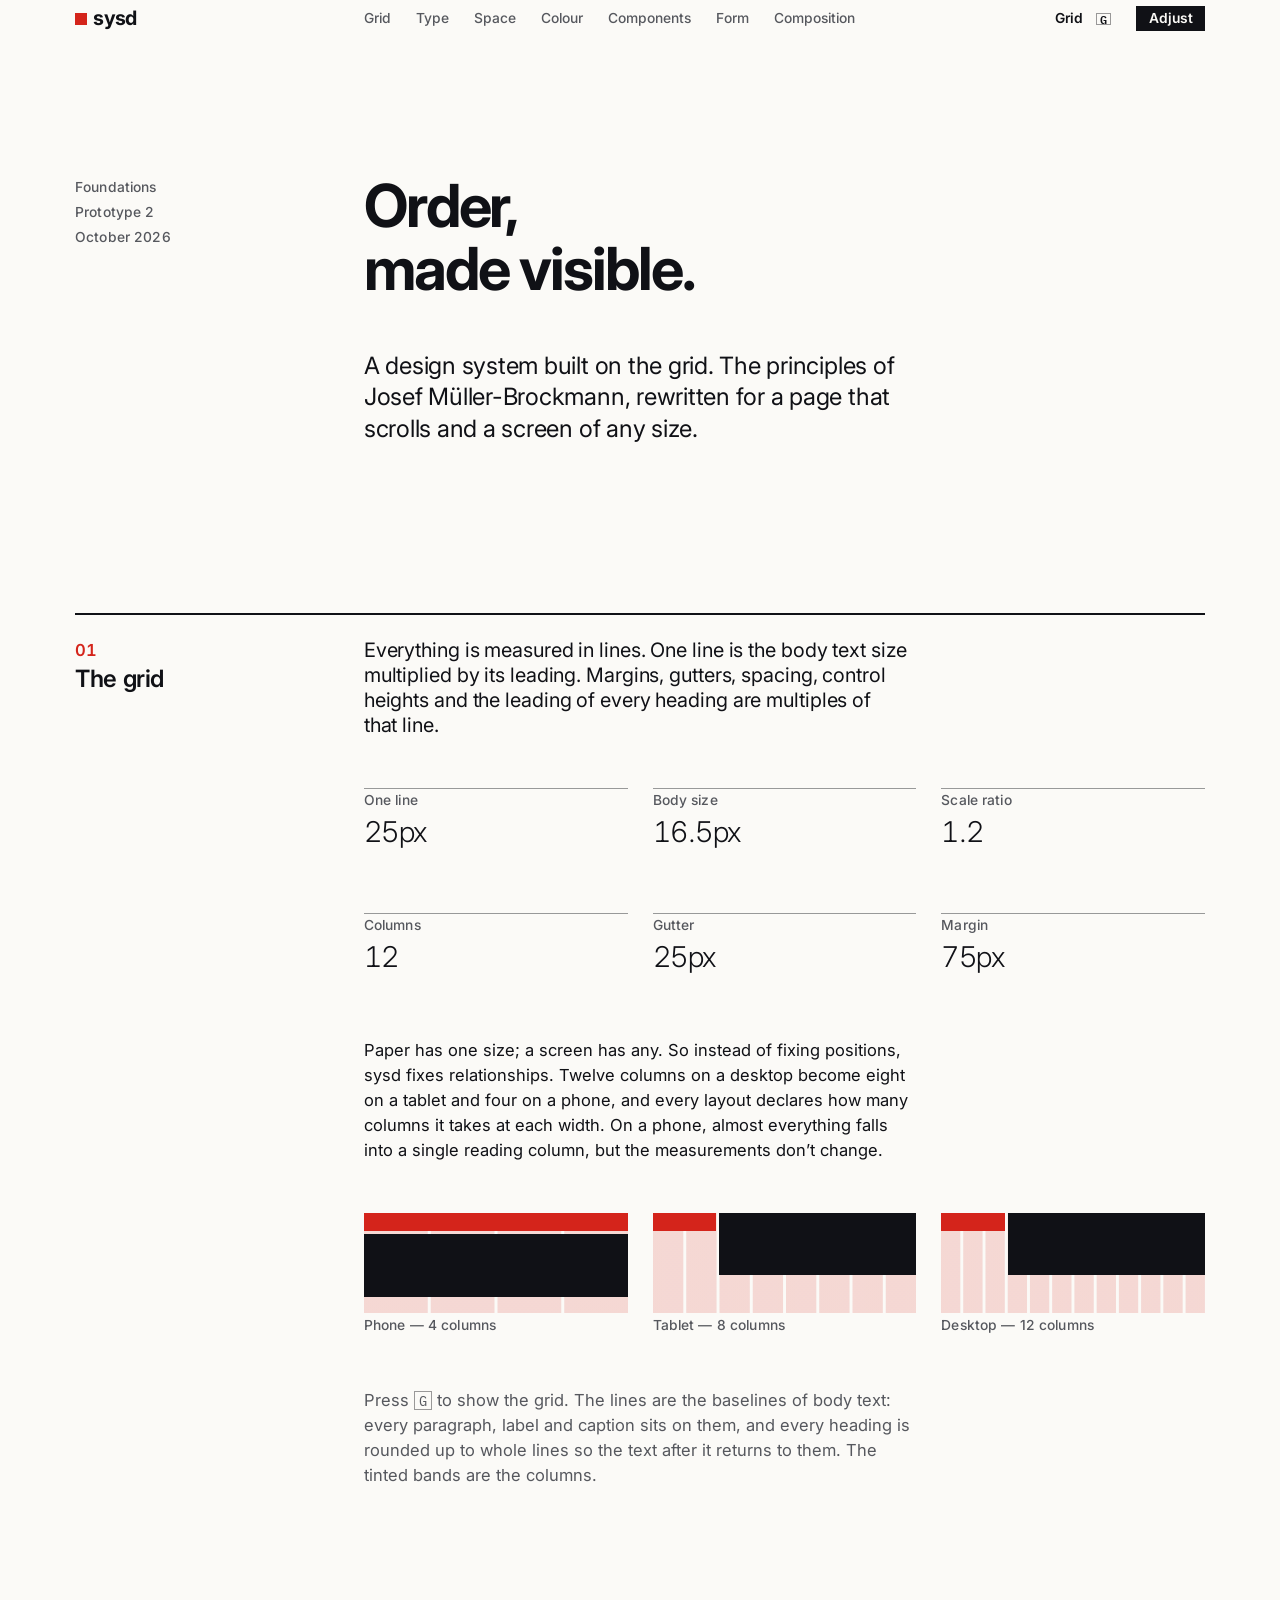
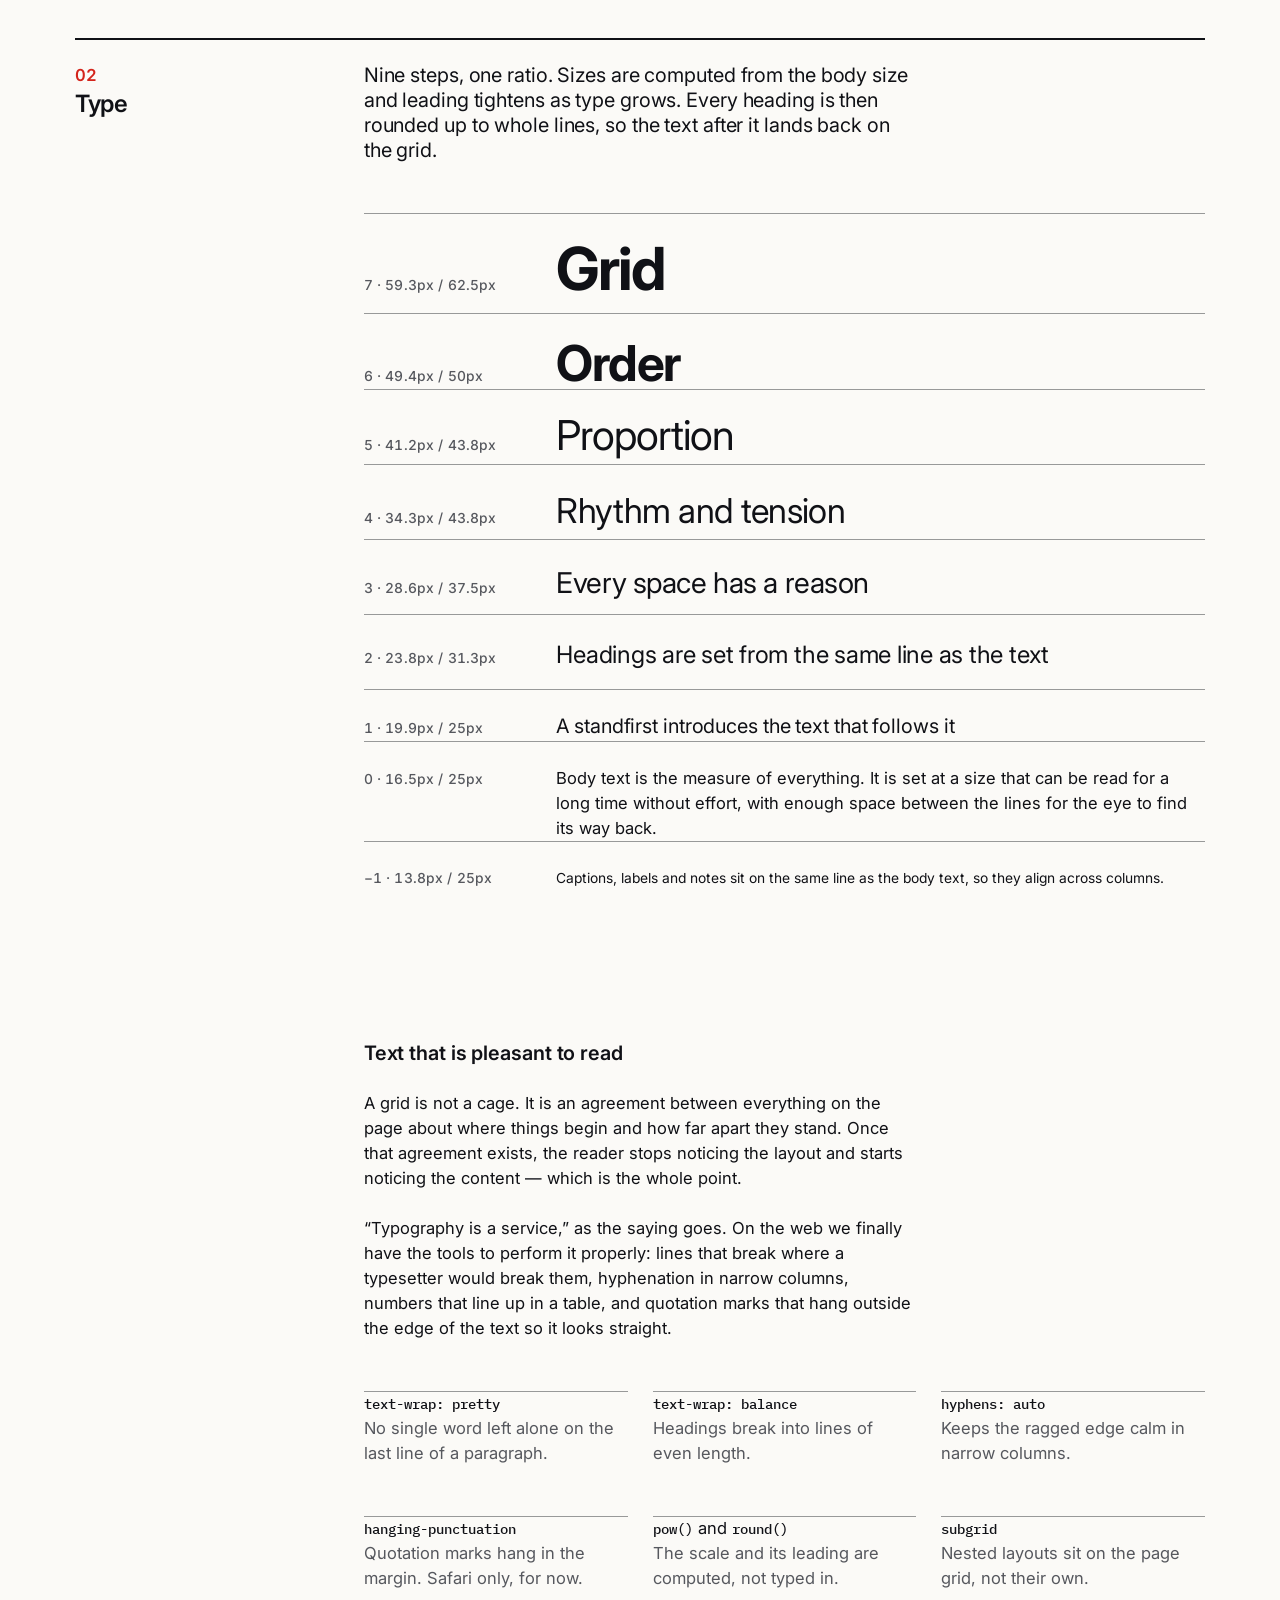
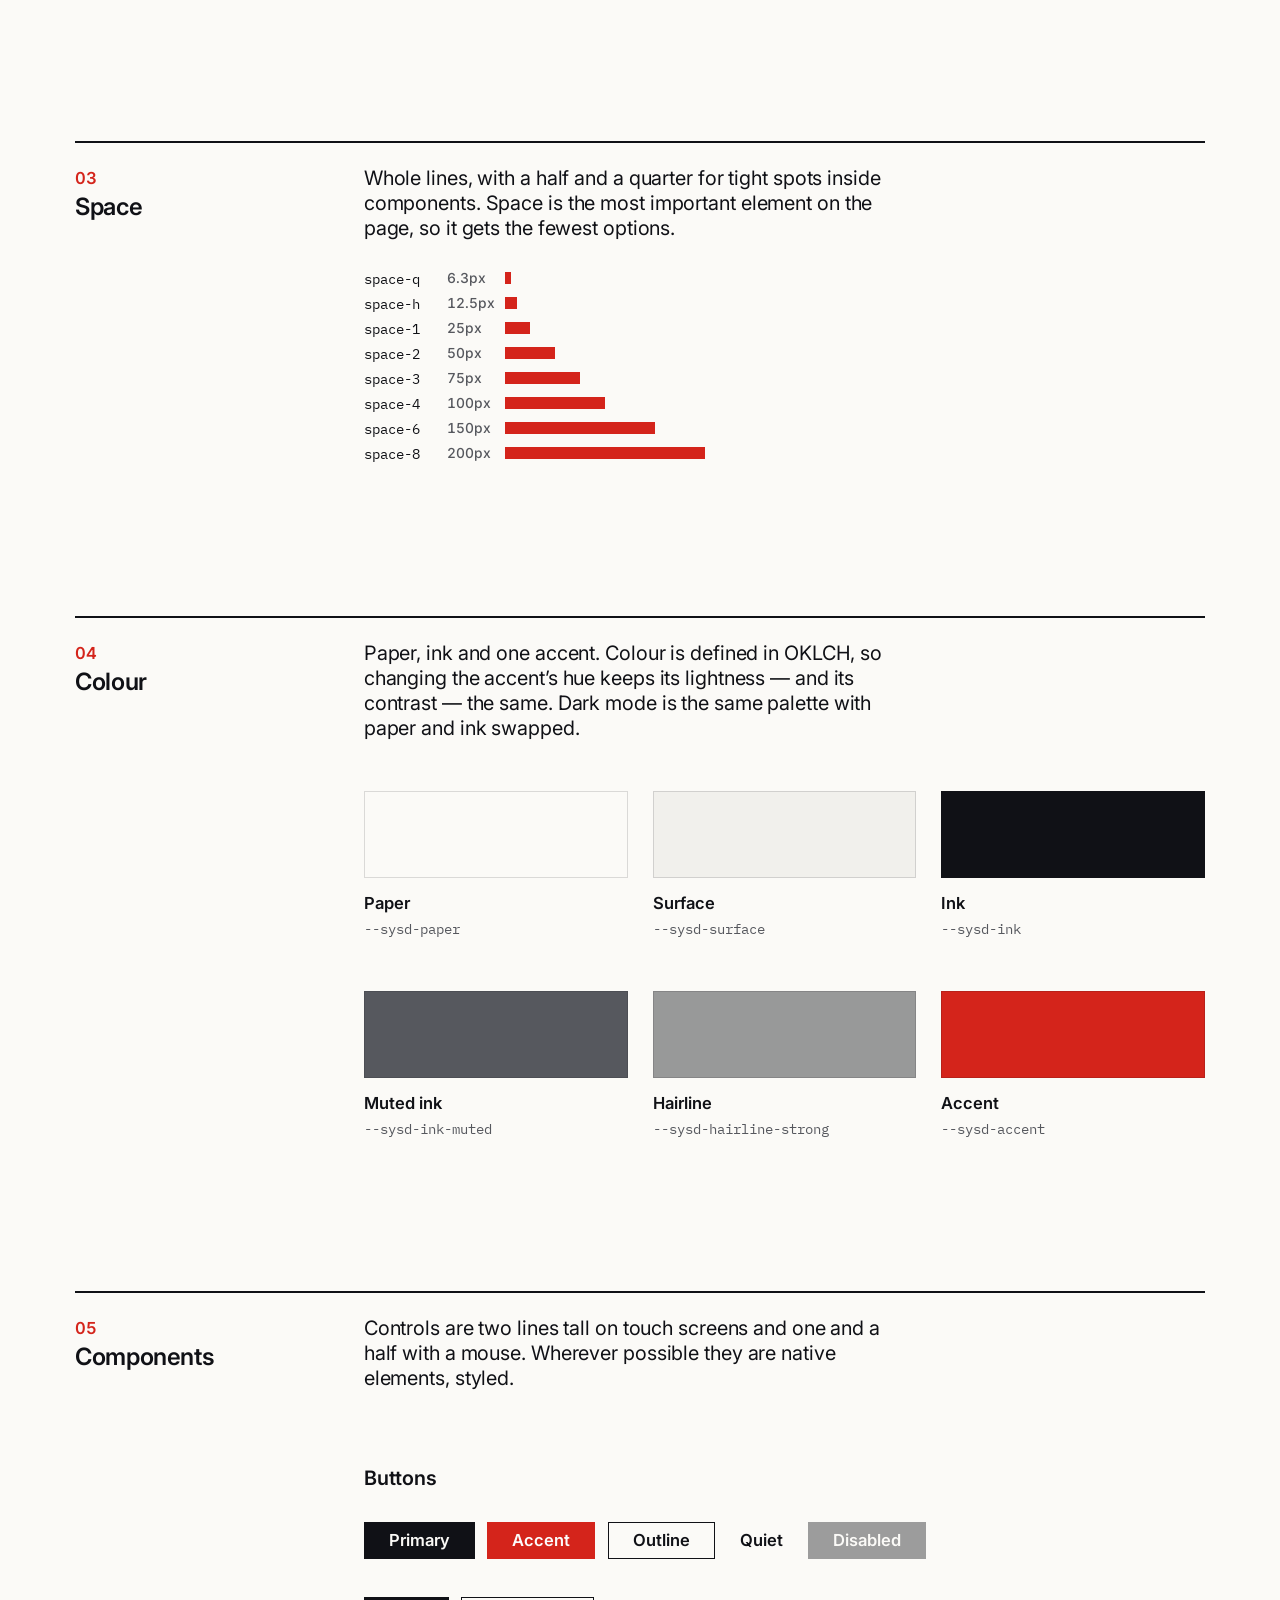
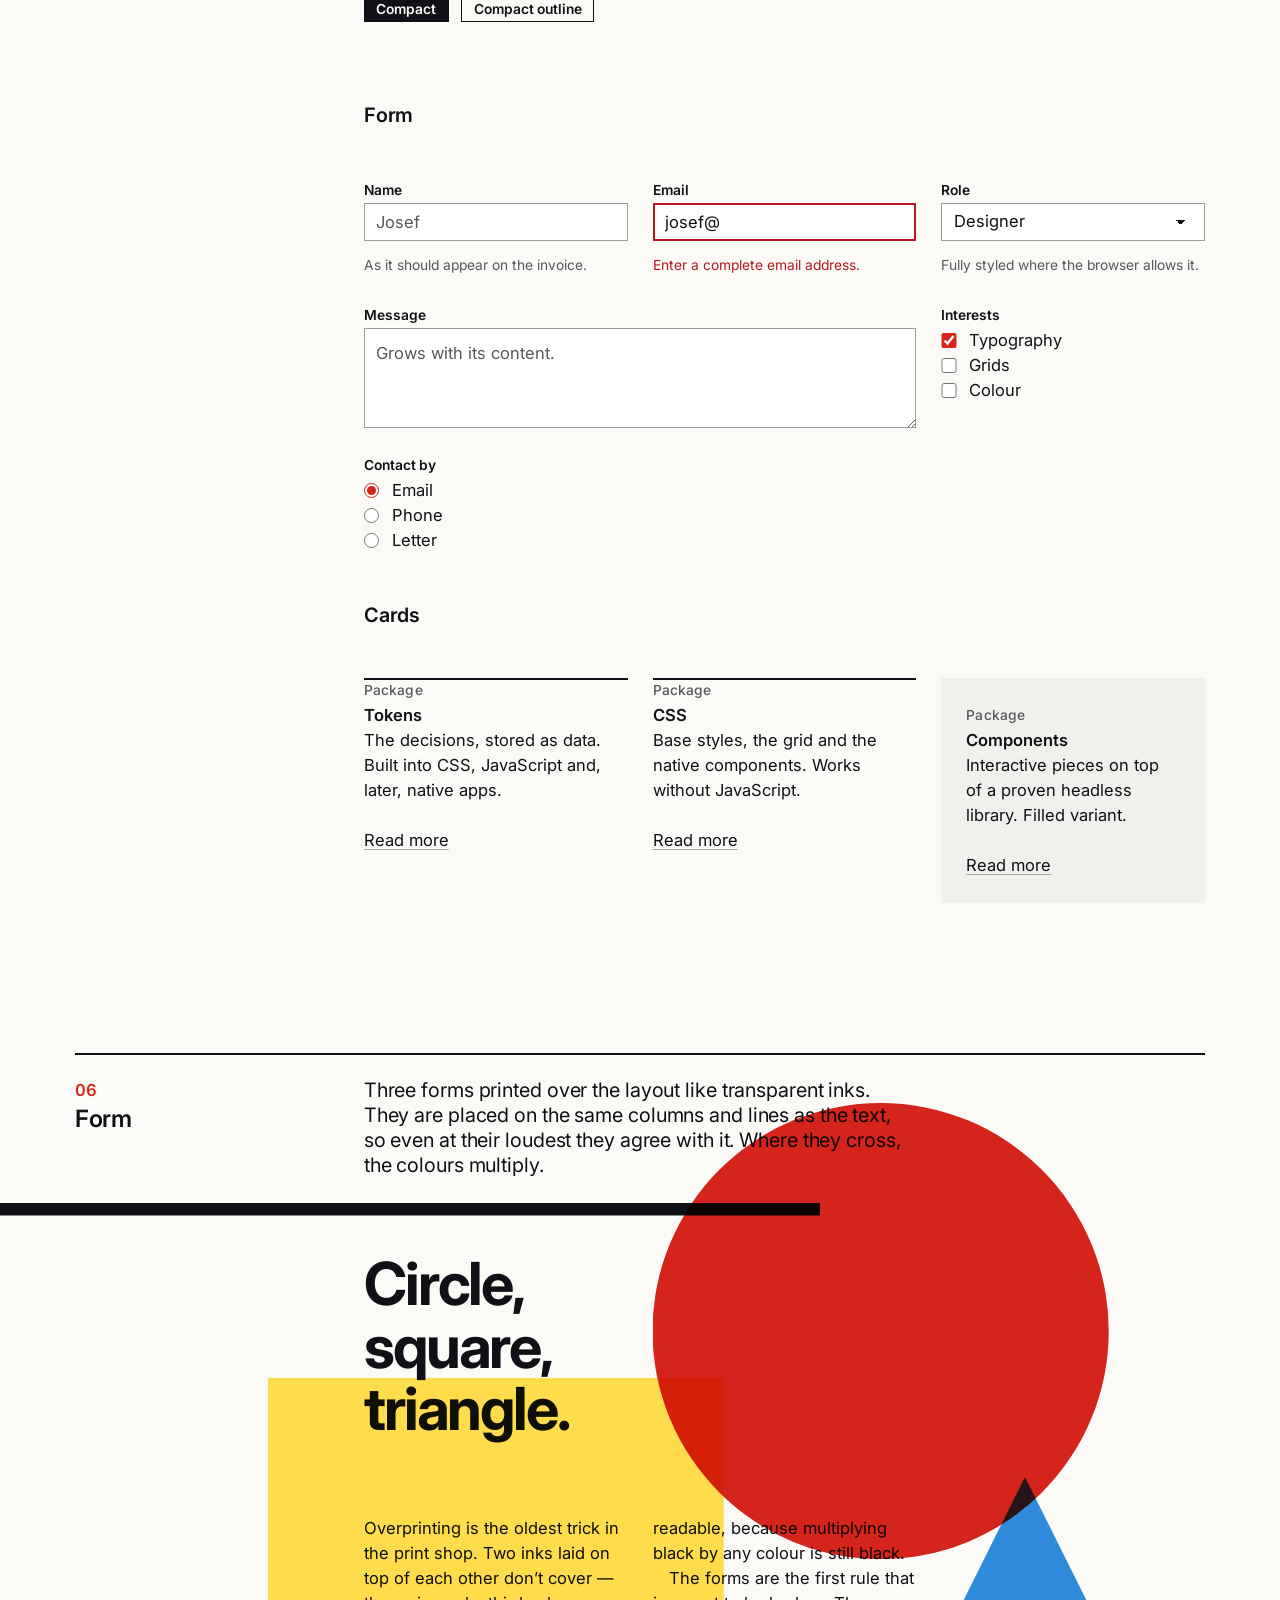
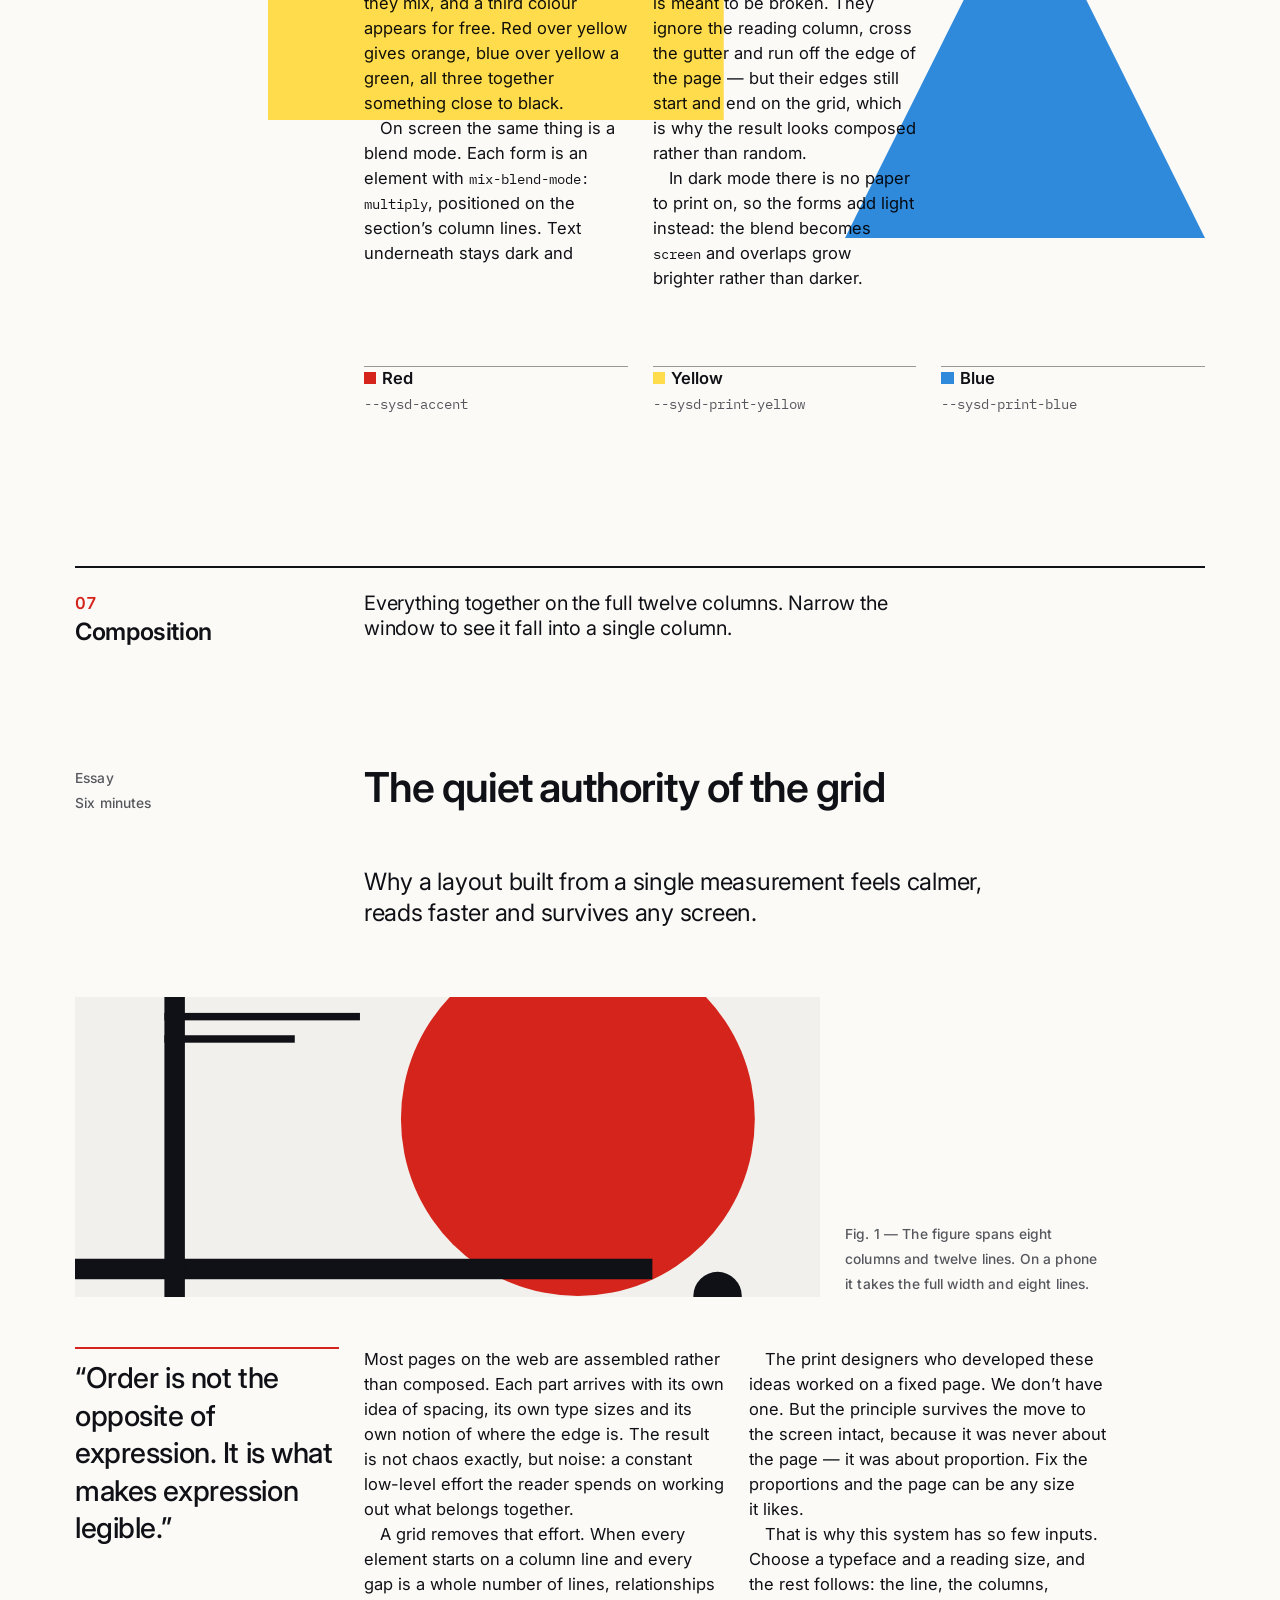
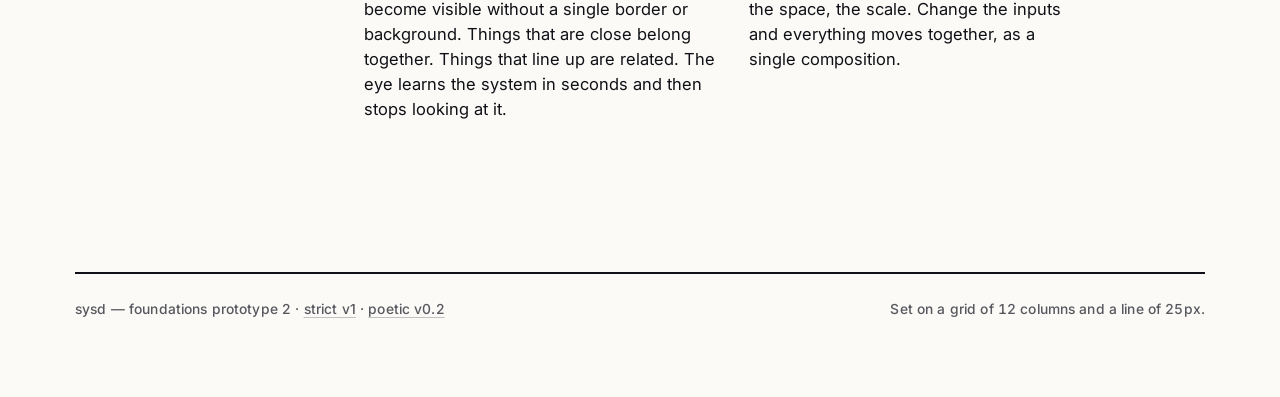
<file: prototype/v2/index.html>
<!doctype html>
<html lang="en">
<head>
  <meta charset="utf-8">
  <meta name="viewport" content="width=device-width, initial-scale=1">
  <title>sysd — foundations v2 (strict, overprinted)</title>
  <meta name="description" content="Foundations prototype for sysd, a design system built on the grid.">
  <link rel="preconnect" href="https://fonts.googleapis.com">
  <link rel="preconnect" href="https://fonts.gstatic.com" crossorigin>
  <link rel="stylesheet" href="https://fonts.googleapis.com/css2?family=Inter:ital,opsz,wght@0,14..32,100..900;1,14..32,100..900&family=Schibsted+Grotesk:ital,wght@0,400..900;1,400..900&family=Instrument+Sans:ital,wght@0,400..700;1,400..700&family=Hanken+Grotesk:ital,wght@0,100..900;1,100..900&family=IBM+Plex+Sans:ital,wght@0,400;0,500;0,600;0,700;1,400&family=IBM+Plex+Mono:wght@400;500&display=swap">
  <link rel="stylesheet" href="sysd.css">
  <link rel="stylesheet" href="prototype.css">
  <script src="sysd-motion.js"></script>
  <script src="prototype.js" defer></script>
</head>
<body>

<header class="site-header sysd-page">
  <a class="wordmark" href="#top" id="top">sysd</a>
  <nav class="site-nav" aria-label="Sections">
    <a href="#grid">Grid</a>
    <a href="#type">Type</a>
    <a href="#space">Space</a>
    <a href="#colour">Colour</a>
    <a href="#components">Components</a>
    <a href="#form">Form</a>
    <a href="#composition">Composition</a>
  </nav>
  <div class="site-tools sysd-actions">
    <button class="sysd-button sysd-button--quiet sysd-button--compact" type="button" data-grid-toggle aria-pressed="false">Grid <kbd>G</kbd></button>
    <button class="sysd-button sysd-button--compact" type="button" popovertarget="controls">Adjust</button>
  </div>
</header>

<main class="sysd-page">

  <!-- Hero -->
  <section class="hero sysd-asym" aria-labelledby="hero-title" data-enter>
    <div class="sysd-aside">
      <p class="sysd-label sysd-set">Foundations<br>Prototype 2<br>October 2026</p>
    </div>
    <div class="sysd-main sysd-enter-children">
      <h1 class="sysd-step-7 hero__title" id="hero-title"><span class="sysd-set">Order,</span> <span class="sysd-set">made visible.</span></h1>
      <p class="sysd-step-2 hero__lead sysd-measure sysd-drop">A design system built on the grid. The principles of Josef Müller-Brockmann, rewritten for a page that scrolls and a screen of any size.</p>
    </div>
  </section>

  <!-- 01 Grid -->
  <section class="section sysd-asym sysd-rule" id="grid" aria-labelledby="grid-title" data-enter>
    <div class="sysd-aside section__head">
      <p class="section__num sysd-set">01</p>
      <h2 id="grid-title" class="sysd-set">The grid</h2>
    </div>
    <div class="sysd-main sysd-flow sysd-enter-children">
      <p class="sysd-step-1 sysd-measure">Everything is measured in lines. One line is the body text size multiplied by its leading. Margins, gutters, spacing, control heights and the leading of every heading are multiples of that line.</p>

      <dl class="sysd-cols readout" style="--sm: 2; --md: 4; --lg: 3">
        <div><dt class="sysd-label">One line</dt><dd class="sysd-step-3 sysd-num" data-readout="u"></dd></div>
        <div><dt class="sysd-label">Body size</dt><dd class="sysd-step-3 sysd-num" data-readout="size"></dd></div>
        <div><dt class="sysd-label">Scale ratio</dt><dd class="sysd-step-3 sysd-num" data-readout="ratio"></dd></div>
        <div><dt class="sysd-label">Columns</dt><dd class="sysd-step-3 sysd-num" data-readout="columns"></dd></div>
        <div><dt class="sysd-label">Gutter</dt><dd class="sysd-step-3 sysd-num" data-readout="gutter"></dd></div>
        <div><dt class="sysd-label">Margin</dt><dd class="sysd-step-3 sysd-num" data-readout="margin"></dd></div>
      </dl>

      <p class="sysd-measure">Paper has one size; a screen has any. So instead of fixing positions, sysd fixes relationships. Twelve columns on a desktop become eight on a tablet and four on a phone, and every layout declares how many columns it takes at each width. On a phone, almost everything falls into a single reading column, but the measurements don’t change.</p>

      <div class="sysd-cols diagrams" style="--sm: 4; --md: 4; --lg: 3" aria-hidden="true">
        <figure class="diagram" style="--n: 4">
          <div class="diagram__grid">
            <span class="diagram__aside" style="grid-column: 1 / -1"></span>
            <span class="diagram__main" style="grid-column: 1 / -1"></span>
          </div>
          <figcaption class="sysd-label">Phone — 4 columns</figcaption>
        </figure>
        <figure class="diagram" style="--n: 8">
          <div class="diagram__grid">
            <span class="diagram__aside" style="grid-column: 1 / span 2"></span>
            <span class="diagram__main" style="grid-column: 3 / -1; grid-row: 1"></span>
          </div>
          <figcaption class="sysd-label">Tablet — 8 columns</figcaption>
        </figure>
        <figure class="diagram" style="--n: 12">
          <div class="diagram__grid">
            <span class="diagram__aside" style="grid-column: 1 / span 3"></span>
            <span class="diagram__main" style="grid-column: 4 / -1; grid-row: 1"></span>
          </div>
          <figcaption class="sysd-label">Desktop — 12 columns</figcaption>
        </figure>
      </div>

      <p class="sysd-measure sysd-muted">Press <kbd>G</kbd> to show the grid. The lines are the baselines of body text: every paragraph, label and caption sits on them, and every heading is rounded up to whole lines so the text after it returns to them. The tinted bands are the columns.</p>
    </div>
  </section>

  <!-- 02 Type -->
  <section class="section sysd-asym sysd-rule" id="type" aria-labelledby="type-title" data-enter>
    <div class="sysd-aside section__head">
      <p class="section__num sysd-set">02</p>
      <h2 id="type-title" class="sysd-set">Type</h2>
    </div>
    <div class="sysd-main sysd-enter-children">
      <p class="sysd-step-1 sysd-measure">Nine steps, one ratio. Sizes are computed from the body size and leading tightens as type grows. Every heading is then rounded up to whole lines, so the text after it lands back on the grid.</p>

      <div class="specimen sysd-region sysd-enter-children">
        <div class="specimen__row sysd-region sysd-snap"><p class="specimen__meta sysd-label sysd-num">7 · <span data-readout="fs-7"></span> / <span data-readout="lh-7"></span></p><p class="sysd-step-7">Grid</p></div>
        <div class="specimen__row sysd-region sysd-snap"><p class="specimen__meta sysd-label sysd-num">6 · <span data-readout="fs-6"></span> / <span data-readout="lh-6"></span></p><p class="sysd-step-6">Order</p></div>
        <div class="specimen__row sysd-region sysd-snap"><p class="specimen__meta sysd-label sysd-num">5 · <span data-readout="fs-5"></span> / <span data-readout="lh-5"></span></p><p class="sysd-step-5">Proportion</p></div>
        <div class="specimen__row sysd-region sysd-snap"><p class="specimen__meta sysd-label sysd-num">4 · <span data-readout="fs-4"></span> / <span data-readout="lh-4"></span></p><p class="sysd-step-4">Rhythm and tension</p></div>
        <div class="specimen__row sysd-region sysd-snap"><p class="specimen__meta sysd-label sysd-num">3 · <span data-readout="fs-3"></span> / <span data-readout="lh-3"></span></p><p class="sysd-step-3">Every space has a reason</p></div>
        <div class="specimen__row sysd-region sysd-snap"><p class="specimen__meta sysd-label sysd-num">2 · <span data-readout="fs-2"></span> / <span data-readout="lh-2"></span></p><p class="sysd-step-2">Headings are set from the same line as the text</p></div>
        <div class="specimen__row sysd-region sysd-snap"><p class="specimen__meta sysd-label sysd-num">1 · <span data-readout="fs-1"></span> / <span data-readout="lh-1"></span></p><p class="sysd-step-1">A standfirst introduces the text that follows it</p></div>
        <div class="specimen__row sysd-region sysd-snap"><p class="specimen__meta sysd-label sysd-num">0 · <span data-readout="fs-0"></span> / <span data-readout="lh-0"></span></p><p class="sysd-step-0">Body text is the measure of everything. It is set at a size that can be read for a long time without effort, with enough space between the lines for the eye to find its way back.</p></div>
        <div class="specimen__row sysd-region sysd-snap"><p class="specimen__meta sysd-label sysd-num">−1 · <span data-readout="fs--1"></span> / <span data-readout="lh--1"></span></p><p class="sysd-step--1">Captions, labels and notes sit on the same line as the body text, so they align across columns.</p></div>
      </div>

      <div class="prose sysd-flow sysd-measure">
        <h3>Text that is pleasant to read</h3>
        <p>A grid is not a cage. It is an agreement between everything on the page about where things begin and how far apart they stand. Once that agreement exists, the reader stops noticing the layout and starts noticing the content — which is the whole point.</p>
        <p>“Typography is a service,” as the saying goes. On the web we finally have the tools to perform it properly: lines that break where a typesetter would break them, hyphenation in narrow columns, numbers that line up in a table, and quotation marks that hang outside the edge of the text so it looks straight.</p>
      </div>

      <dl class="sysd-cols features" style="--sm: 4; --md: 4; --lg: 3">
        <div><dt><code>text-wrap: pretty</code></dt><dd>No single word left alone on the last line of a paragraph.</dd></div>
        <div><dt><code>text-wrap: balance</code></dt><dd>Headings break into lines of even length.</dd></div>
        <div><dt><code>hyphens: auto</code></dt><dd>Keeps the ragged edge calm in narrow columns.</dd></div>
        <div><dt><code>hanging-punctuation</code></dt><dd>Quotation marks hang in the margin. Safari only, for now.</dd></div>
        <div><dt><code>pow()</code> and <code>round()</code></dt><dd>The scale and its leading are computed, not typed in.</dd></div>
        <div><dt><code>subgrid</code></dt><dd>Nested layouts sit on the page grid, not their own.</dd></div>
      </dl>
    </div>
  </section>

  <!-- 03 Space -->
  <section class="section sysd-asym sysd-rule" id="space" aria-labelledby="space-title" data-enter>
    <div class="sysd-aside section__head">
      <p class="section__num sysd-set">03</p>
      <h2 id="space-title" class="sysd-set">Space</h2>
    </div>
    <div class="sysd-main sysd-flow sysd-enter-children">
      <p class="sysd-step-1 sysd-measure">Whole lines, with a half and a quarter for tight spots inside components. Space is the most important element on the page, so it gets the fewest options.</p>
      <ul class="space-scale" role="list">
        <li><code>space-q</code><span class="sysd-label sysd-num" data-readout="space-q"></span><i style="--w: var(--sysd-space-q)"></i></li>
        <li><code>space-h</code><span class="sysd-label sysd-num" data-readout="space-h"></span><i style="--w: var(--sysd-space-h)"></i></li>
        <li><code>space-1</code><span class="sysd-label sysd-num" data-readout="space-1"></span><i style="--w: var(--sysd-space-1)"></i></li>
        <li><code>space-2</code><span class="sysd-label sysd-num" data-readout="space-2"></span><i style="--w: var(--sysd-space-2)"></i></li>
        <li><code>space-3</code><span class="sysd-label sysd-num" data-readout="space-3"></span><i style="--w: var(--sysd-space-3)"></i></li>
        <li><code>space-4</code><span class="sysd-label sysd-num" data-readout="space-4"></span><i style="--w: var(--sysd-space-4)"></i></li>
        <li><code>space-6</code><span class="sysd-label sysd-num" data-readout="space-6"></span><i style="--w: var(--sysd-space-6)"></i></li>
        <li><code>space-8</code><span class="sysd-label sysd-num" data-readout="space-8"></span><i style="--w: var(--sysd-space-8)"></i></li>
      </ul>
    </div>
  </section>

  <!-- 04 Colour -->
  <section class="section sysd-asym sysd-rule" id="colour" aria-labelledby="colour-title" data-enter>
    <div class="sysd-aside section__head">
      <p class="section__num sysd-set">04</p>
      <h2 id="colour-title" class="sysd-set">Colour</h2>
    </div>
    <div class="sysd-main sysd-flow sysd-enter-children">
      <p class="sysd-step-1 sysd-measure">Paper, ink and one accent. Colour is defined in OKLCH, so changing the accent’s hue keeps its lightness — and its contrast — the same. Dark mode is the same palette with paper and ink swapped.</p>
      <ul class="sysd-cols swatches" role="list" style="--sm: 2; --md: 2; --lg: 3">
        <li><i style="--c: var(--sysd-paper)"></i><b>Paper</b><code>--sysd-paper</code></li>
        <li><i style="--c: var(--sysd-surface)"></i><b>Surface</b><code>--sysd-surface</code></li>
        <li><i style="--c: var(--sysd-ink)"></i><b>Ink</b><code>--sysd-ink</code></li>
        <li><i style="--c: var(--sysd-ink-muted)"></i><b>Muted ink</b><code>--sysd-ink-muted</code></li>
        <li><i style="--c: var(--sysd-hairline-strong)"></i><b>Hairline</b><code>--sysd-hairline-strong</code></li>
        <li><i style="--c: var(--sysd-accent)"></i><b>Accent</b><code>--sysd-accent</code></li>
      </ul>
    </div>
  </section>

  <!-- 05 Components -->
  <section class="section sysd-asym sysd-rule" id="components" aria-labelledby="components-title" data-enter>
    <div class="sysd-aside section__head">
      <p class="section__num sysd-set">05</p>
      <h2 id="components-title" class="sysd-set">Components</h2>
    </div>
    <div class="sysd-main sysd-flow sysd-enter-children">
      <p class="sysd-step-1 sysd-measure">Controls are two lines tall on touch screens and one and a half with a mouse. Wherever possible they are native elements, styled.</p>

      <h3>Buttons</h3>
      <div class="sysd-actions">
        <button class="sysd-button" type="button">Primary</button>
        <button class="sysd-button sysd-button--accent" type="button">Accent</button>
        <button class="sysd-button sysd-button--outline" type="button">Outline</button>
        <button class="sysd-button sysd-button--quiet" type="button">Quiet</button>
        <button class="sysd-button" type="button" disabled>Disabled</button>
      </div>
      <div class="sysd-actions">
        <button class="sysd-button sysd-button--compact" type="button">Compact</button>
        <button class="sysd-button sysd-button--compact sysd-button--outline" type="button">Compact outline</button>
      </div>

      <h3>Form</h3>
      <form class="sysd-cols form-demo" style="--sm: 4; --md: 4; --lg: 3" onsubmit="return false">
        <div class="sysd-field">
          <label class="sysd-field__label" for="f-name">Name</label>
          <input class="sysd-input" id="f-name" type="text" placeholder="Josef" autocomplete="off">
          <p class="sysd-field__hint">As it should appear on the invoice.</p>
        </div>
        <div class="sysd-field">
          <label class="sysd-field__label" for="f-email">Email</label>
          <input class="sysd-input" id="f-email" type="email" value="josef@" aria-invalid="true" aria-describedby="f-email-err">
          <p class="sysd-field__hint sysd-field__hint--error" id="f-email-err">Enter a complete email address.</p>
        </div>
        <div class="sysd-field">
          <label class="sysd-field__label" for="f-role">Role</label>
          <select class="sysd-select" id="f-role">
            <option>Designer</option>
            <option>Developer</option>
            <option>Typographer</option>
            <option>Something else</option>
          </select>
          <p class="sysd-field__hint">Fully styled where the browser allows it.</p>
        </div>
        <div class="sysd-field" style="--md: 8; --lg: 6">
          <label class="sysd-field__label" for="f-msg">Message</label>
          <textarea class="sysd-textarea" id="f-msg" rows="3" placeholder="Grows with its content."></textarea>
        </div>
        <fieldset class="sysd-fieldset">
          <legend>Interests</legend>
          <label class="sysd-check"><input type="checkbox" checked> Typography</label>
          <label class="sysd-check"><input type="checkbox"> Grids</label>
          <label class="sysd-check"><input type="checkbox"> Colour</label>
        </fieldset>
        <fieldset class="sysd-fieldset">
          <legend>Contact by</legend>
          <label class="sysd-check"><input type="radio" name="contact" checked> Email</label>
          <label class="sysd-check"><input type="radio" name="contact"> Phone</label>
          <label class="sysd-check"><input type="radio" name="contact"> Letter</label>
        </fieldset>
      </form>

      <h3>Cards</h3>
      <div class="sysd-cols" style="--sm: 4; --md: 4; --lg: 3">
        <article class="sysd-card">
          <p class="sysd-label">Package</p>
          <h4>Tokens</h4>
          <p>The decisions, stored as data. Built into CSS, JavaScript and, later, native apps.</p>
          <a href="#grid">Read more</a>
        </article>
        <article class="sysd-card">
          <p class="sysd-label">Package</p>
          <h4>CSS</h4>
          <p>Base styles, the grid and the native components. Works without JavaScript.</p>
          <a href="#type">Read more</a>
        </article>
        <article class="sysd-card sysd-card--filled">
          <p class="sysd-label">Package</p>
          <h4>Components</h4>
          <p>Interactive pieces on top of a proven headless library. Filled variant.</p>
          <a href="#components">Read more</a>
        </article>
      </div>
    </div>
  </section>

  <!-- 06 Form -->
  <section class="section sysd-asym sysd-rule sysd-overprint form" id="form" aria-labelledby="form-title" data-enter>
    <div class="sysd-aside section__head">
      <p class="section__num sysd-set">06</p>
      <h2 id="form-title" class="sysd-set">Form</h2>
    </div>
    <div class="sysd-main sysd-enter-children">
      <p class="sysd-step-1 sysd-measure">Three forms printed over the layout like transparent inks. They are placed on the same columns and lines as the text, so even at their loudest they agree with it. Where they cross, the colours multiply.</p>
      <p class="sysd-step-7 form__display">Circle,<br>square,<br>triangle.</p>
      <div class="sysd-text-columns sysd-span form__text" style="--span-md: 8; --span-lg: 6">
        <p>Overprinting is the oldest trick in the print shop. Two inks laid on top of each other don’t cover — they mix, and a third colour appears for free. Red over yellow gives orange, blue over yellow a green, all three together something close to black.</p>
        <p>On screen the same thing is a blend mode. Each form is an element with <code>mix-blend-mode: multiply</code>, positioned on the section’s column lines. Text underneath stays dark and readable, because multiplying black by any colour is still black.</p>
        <p>The forms are the first rule that is meant to be broken. They ignore the reading column, cross the gutter and run off the edge of the page — but their edges still start and end on the grid, which is why the result looks composed rather than random.</p>
        <p>In dark mode there is no paper to print on, so the forms add light instead: the blend becomes <code>screen</code> and overlaps grow brighter rather than darker.</p>
      </div>
      <dl class="sysd-cols form__inks" style="--sm: 2; --md: 4; --lg: 3">
        <div><dt><i style="--c: var(--sysd-accent)"></i>Red</dt><dd><code>--sysd-accent</code></dd></div>
        <div><dt><i style="--c: var(--sysd-print-yellow)"></i>Yellow</dt><dd><code>--sysd-print-yellow</code></dd></div>
        <div><dt><i style="--c: var(--sysd-print-blue)"></i>Blue</dt><dd><code>--sysd-print-blue</code></dd></div>
      </dl>
    </div>

    <i class="sysd-shape sysd-shape--circle" aria-hidden="true"
       style="--start: 3; --span: 2; --start-md: 5; --span-md: 4; --start-lg: 7; --span-lg: 5; --top: 11; --top-md: 8; --top-lg: 2; --drift-x: 10%"></i>
    <i class="sysd-shape sysd-shape--yellow" aria-hidden="true"
       style="--start: 2; --span: 2; --start-md: 3; --span-md: 4; --start-lg: 3; --span-lg: 5; --top: 17; --top-md: 13; --top-lg: 13; --ratio: 2; --ratio-lg: 4 / 3; --drift-x: -6%"></i>
    <i class="sysd-shape sysd-shape--triangle sysd-shape--blue" aria-hidden="true"
       style="--start: 4; --span: 1; --start-md: 7; --span-md: 2; --start-lg: 9; --span-lg: 4; --top: 15; --top-md: 9; --top-lg: 17; --drift-y: 12%"></i>
    <i class="sysd-shape sysd-shape--bar sysd-shape--ink sysd-shape--bleed" aria-hidden="true"
       style="--start: 1; --span: 3; --start-md: 1; --span-md: 5; --start-lg: 1; --span-lg: 8; --top: 4.5; --top-md: 4.5; --top-lg: 6; --drift-x: 4%"></i>
  </section>

  <!-- 07 Composition -->
  <section class="section sysd-asym sysd-rule" id="composition" aria-labelledby="composition-title" data-enter>
    <div class="sysd-aside section__head">
      <p class="section__num sysd-set">07</p>
      <h2 id="composition-title" class="sysd-set">Composition</h2>
    </div>
    <div class="sysd-main sysd-enter-children">
      <p class="sysd-step-1 sysd-measure">Everything together on the full twelve columns. Narrow the window to see it fall into a single column.</p>
    </div>

    <article class="composition sysd-region sysd-enter-children" aria-label="Example article">
      <p class="sysd-label sysd-span" style="--span-md: 2; --span-lg: 3">Essay<br>Six minutes</p>
      <h3 class="sysd-step-5 sysd-span composition__title" style="--start-md: 3; --span-md: 6; --start-lg: 4; --span-lg: 9">The quiet authority of the grid</h3>
      <p class="sysd-step-2 sysd-span" style="--start-md: 3; --span-md: 6; --start-lg: 4; --span-lg: 7">Why a layout built from a single measurement feels calmer, reads faster and survives any screen.</p>

      <figure class="composition__figure sysd-span" style="--span-md: 8; --start-lg: 1; --span-lg: 8">
        <svg viewBox="0 0 800 480" preserveAspectRatio="xMidYMid slice" role="img" aria-label="Abstract composition: a large accent circle crossed by black bars">
          <rect class="poster-bg" width="800" height="480"/>
          <circle class="poster-accent" cx="540" cy="210" r="190"/>
          <rect class="poster-ink" x="0" y="360" width="620" height="22"/>
          <rect class="poster-ink" x="96" y="40" width="22" height="440"/>
          <rect class="poster-ink" x="96" y="96" width="210" height="8"/>
          <rect class="poster-ink" x="96" y="120" width="140" height="8"/>
          <circle class="poster-ink" cx="690" cy="400" r="26"/>
        </svg>
      </figure>
      <p class="sysd-label sysd-span composition__caption" style="--span-md: 6; --start-lg: 9; --span-lg: 3">Fig. 1 — The figure spans eight columns and twelve lines. On a phone it takes the full width and eight lines.</p>

      <blockquote class="sysd-step-3 sysd-span composition__quote" style="--span-md: 8; --start-lg: 1; --span-lg: 3">
        <p>Order is not the opposite of expression. It is what makes expression legible.</p>
      </blockquote>
      <div class="sysd-text-columns sysd-span composition__body" style="--span-md: 8; --start-lg: 4; --span-lg: 8">
        <p>Most pages on the web are assembled rather than composed. Each part arrives with its own idea of spacing, its own type sizes and its own notion of where the edge is. The result is not chaos exactly, but noise: a constant low-level effort the reader spends on working out what belongs together.</p>
        <p>A grid removes that effort. When every element starts on a column line and every gap is a whole number of lines, relationships become visible without a single border or background. Things that are close belong together. Things that line up are related. The eye learns the system in seconds and then stops looking at it.</p>
        <p>The print designers who developed these ideas worked on a fixed page. We don’t have one. But the principle survives the move to the screen intact, because it was never about the page — it was about proportion. Fix the proportions and the page can be any size it likes.</p>
        <p>That is why this system has so few inputs. Choose a typeface and a reading size, and the rest follows: the line, the columns, the space, the scale. Change the inputs and everything moves together, as a single composition.</p>
      </div>
    </article>
  </section>

</main>

<footer class="site-footer sysd-page">
  <p class="sysd-label sysd-span" style="--span-md: 4; --span-lg: 6">sysd — foundations prototype 2 · <a href="../v1-strict/index.html">strict v1</a> · <a href="../index.html">poetic v0.2</a></p>
  <p class="sysd-label sysd-span site-footer__end" style="--span-md: 4; --span-lg: 6">Set on a grid of <span class="sysd-num" data-readout="columns"></span> columns and a line of <span class="sysd-num" data-readout="u"></span>.</p>
</footer>

<!-- Construction lines, drawn once on load -->
<div class="sysd-construction" aria-hidden="true">
  <div class="sysd-page">
    <span style="--i: 0"></span><span style="--i: 1"></span><span style="--i: 2"></span><span style="--i: 3"></span>
    <span style="--i: 4"></span><span style="--i: 5"></span><span style="--i: 6"></span><span style="--i: 7"></span>
    <span style="--i: 8"></span><span style="--i: 9"></span><span style="--i: 10"></span><span style="--i: 11"></span>
  </div>
</div>

<!-- Grid overlay -->
<div class="grid-overlay" aria-hidden="true">
  <div class="sysd-page">
    <span></span><span></span><span></span><span></span><span></span><span></span>
    <span></span><span></span><span></span><span></span><span></span><span></span>
  </div>
</div>

<!-- Controls -->
<div class="controls" id="controls" popover="manual" aria-labelledby="controls-title">
  <div class="controls__head">
    <h2 class="sysd-step-0" id="controls-title">Inputs</h2>
    <button class="sysd-button sysd-button--quiet sysd-button--compact" type="button" popovertarget="controls" popovertargetaction="hide">Close</button>
  </div>
  <p class="sysd-label">Everything on the page is derived from these values.</p>

  <label class="control">
    <span class="control__name">Body size <output class="sysd-num" for="in-size" id="out-size"></output></span>
    <input type="range" id="in-size" min="14" max="22" step="0.5">
  </label>
  <label class="control">
    <span class="control__name">Leading <output class="sysd-num" for="in-leading" id="out-leading"></output></span>
    <input type="range" id="in-leading" min="1.3" max="1.8" step="0.05">
  </label>
  <label class="control">
    <span class="control__name">Scale ratio</span>
    <select class="sysd-select" id="in-ratio">
      <option value="1.125">1.125 — major second</option>
      <option value="1.2">1.2 — minor third</option>
      <option value="1.25">1.25 — major third</option>
      <option value="1.333">1.333 — perfect fourth</option>
      <option value="1.414">1.414 — augmented fourth</option>
      <option value="1.5">1.5 — perfect fifth</option>
    </select>
  </label>
  <label class="control">
    <span class="control__name">Typeface</span>
    <select class="sysd-select" id="in-font">
      <option>Inter</option>
      <option>Schibsted Grotesk</option>
      <option>Instrument Sans</option>
      <option>Hanken Grotesk</option>
      <option>IBM Plex Sans</option>
    </select>
  </label>
  <label class="control">
    <span class="control__name">Accent hue <output class="sysd-num" for="in-hue" id="out-hue"></output></span>
    <input type="range" id="in-hue" min="0" max="360" step="1" class="control__hue">
  </label>
  <label class="control">
    <span class="control__name">Corner radius <output class="sysd-num" for="in-radius" id="out-radius"></output></span>
    <input type="range" id="in-radius" min="0" max="12" step="1">
  </label>
  <label class="control">
    <span class="control__name">Theme</span>
    <select class="sysd-select" id="in-theme">
      <option value="">Follow system</option>
      <option value="light">Light</option>
      <option value="dark">Dark</option>
    </select>
  </label>

  <div class="sysd-actions">
    <button class="sysd-button sysd-button--outline sysd-button--compact" type="button" id="reset">Reset</button>
    <button class="sysd-button sysd-button--quiet sysd-button--compact" type="button" data-grid-toggle aria-pressed="false">Grid <kbd>G</kbd></button>
  </div>
</div>

</body>
</html>
</file>
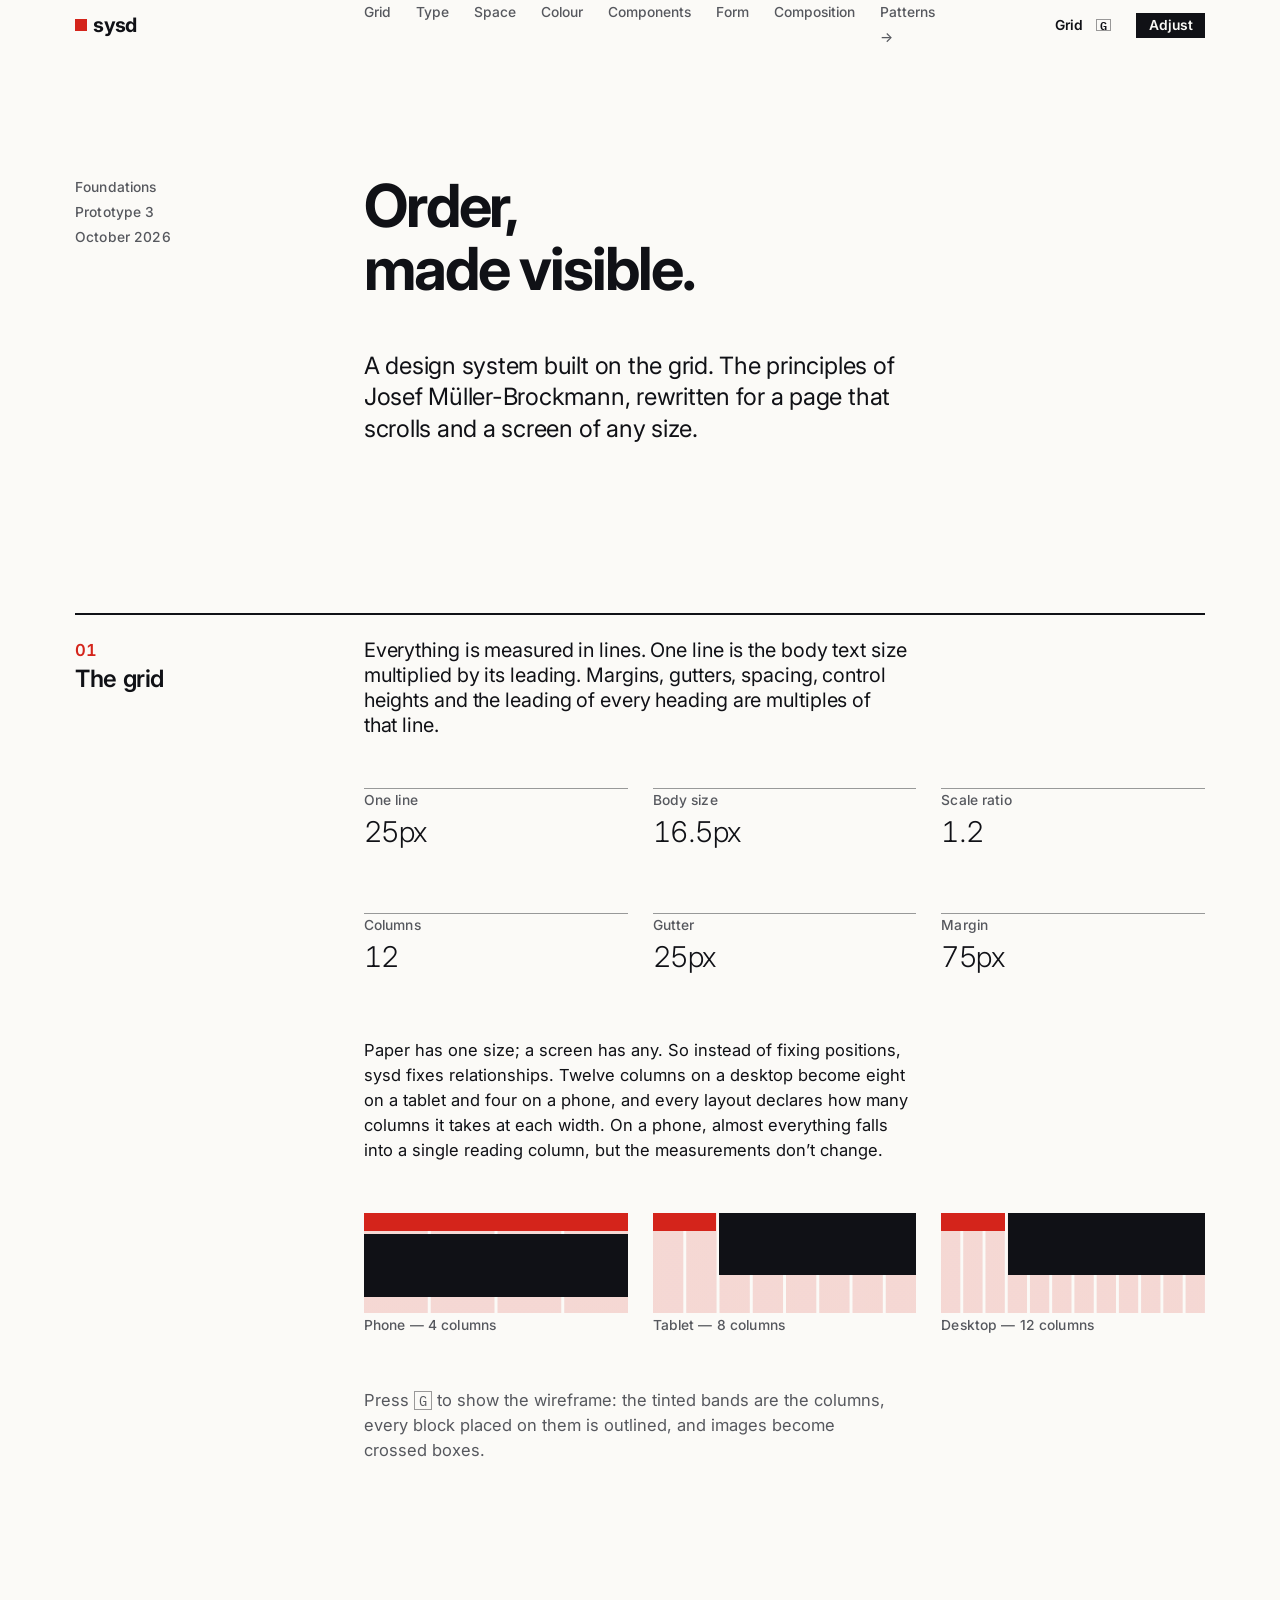
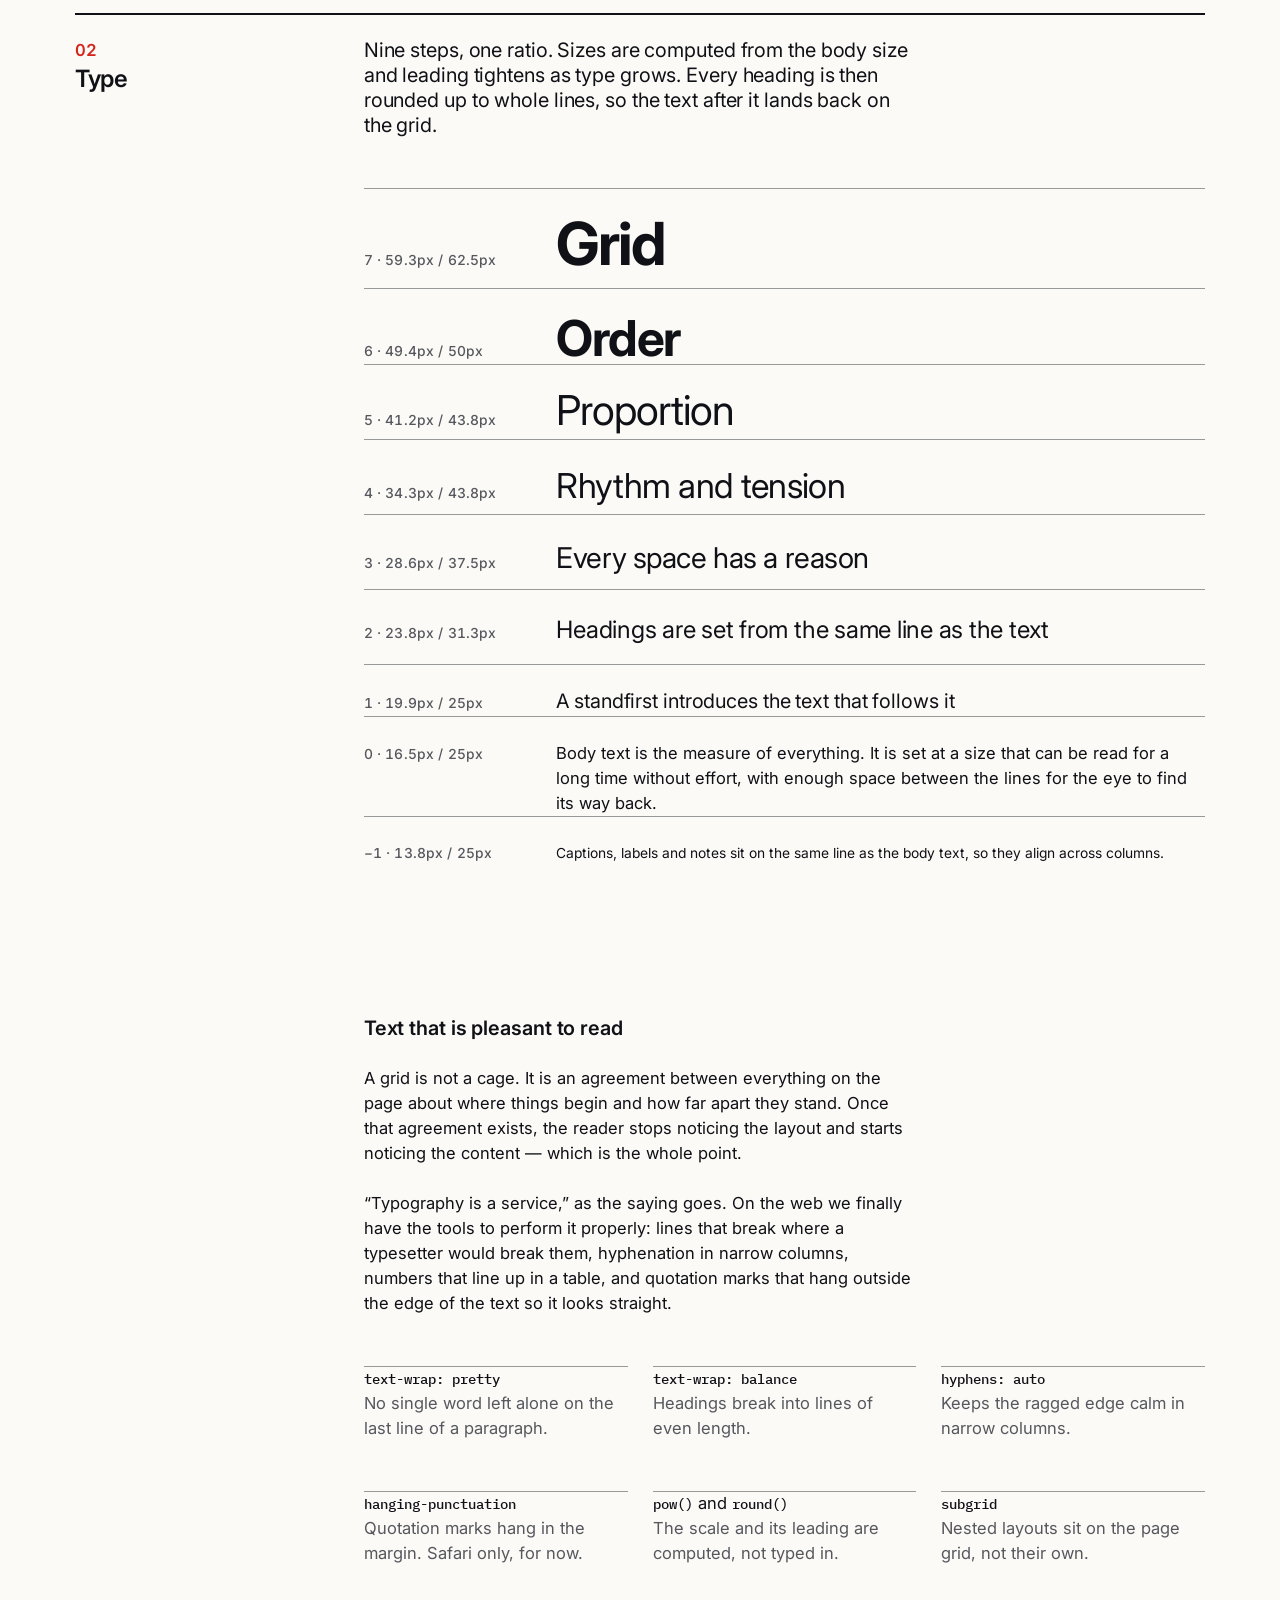
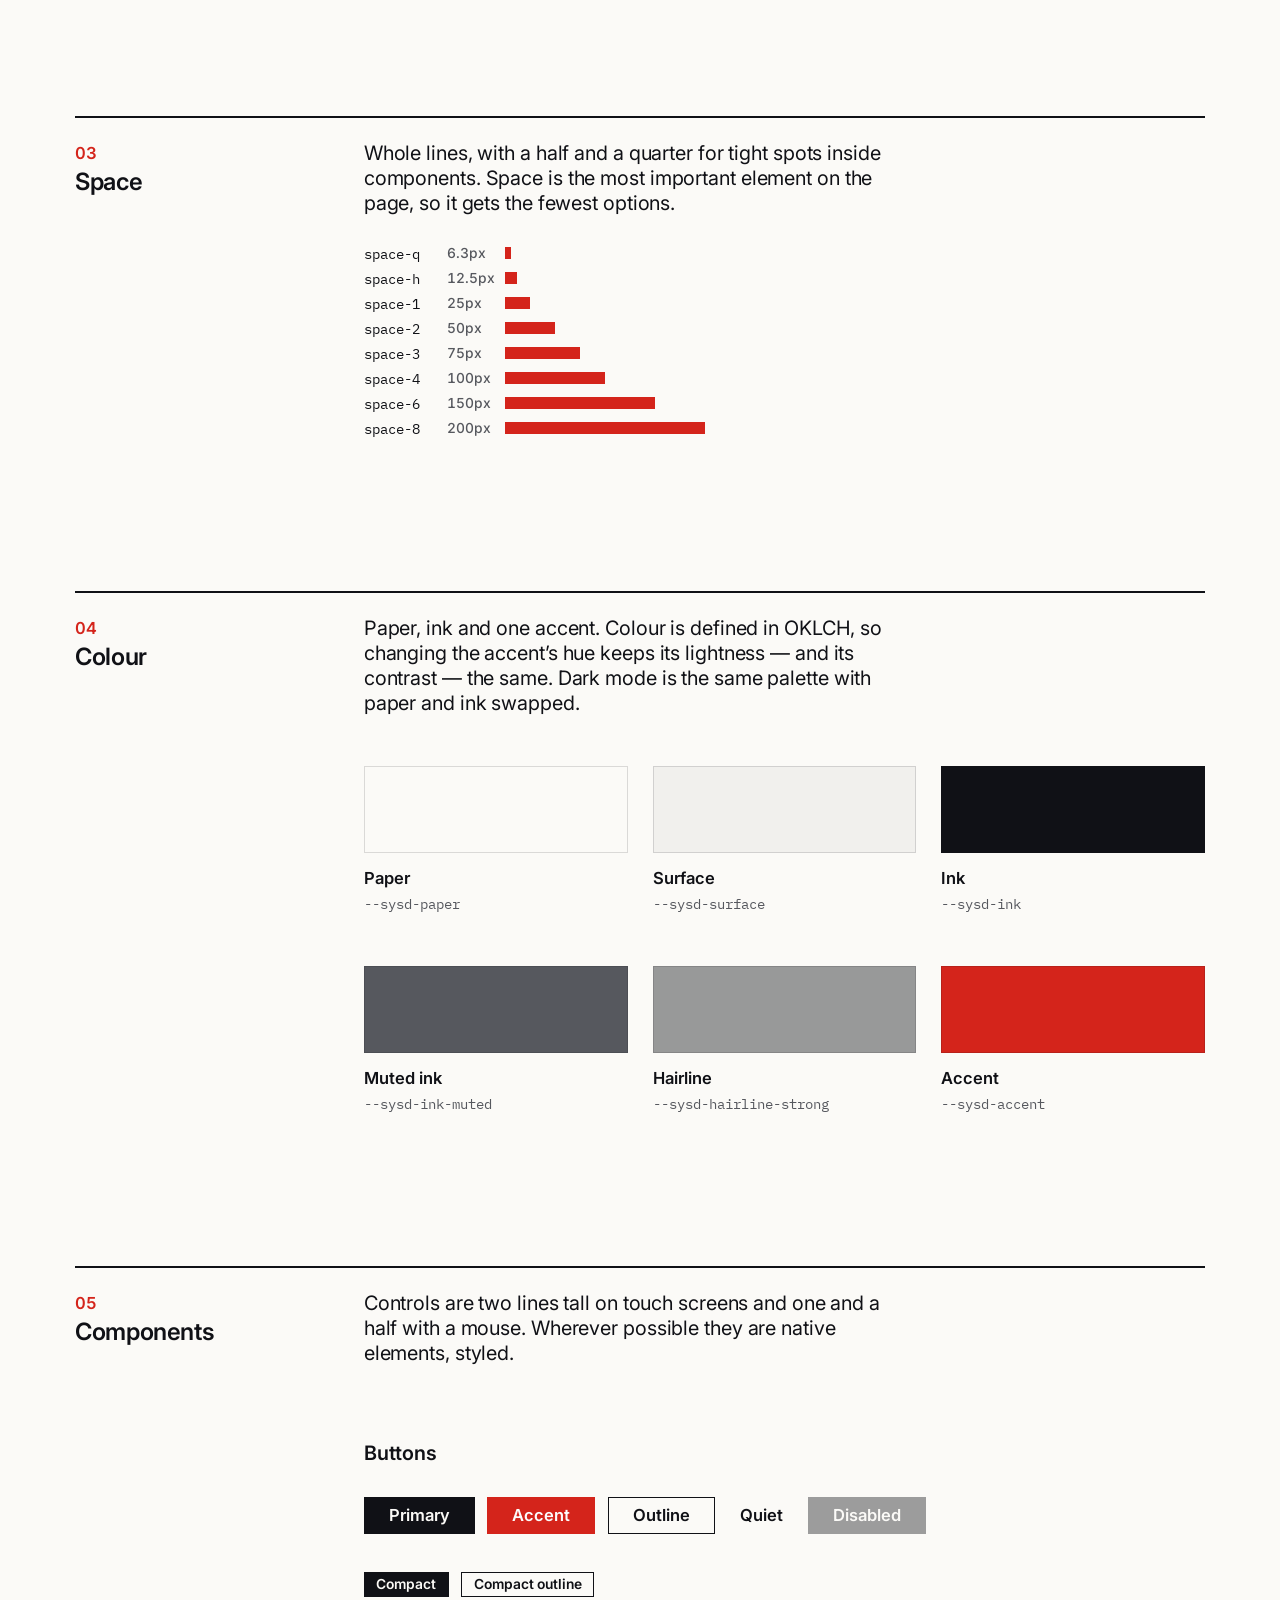
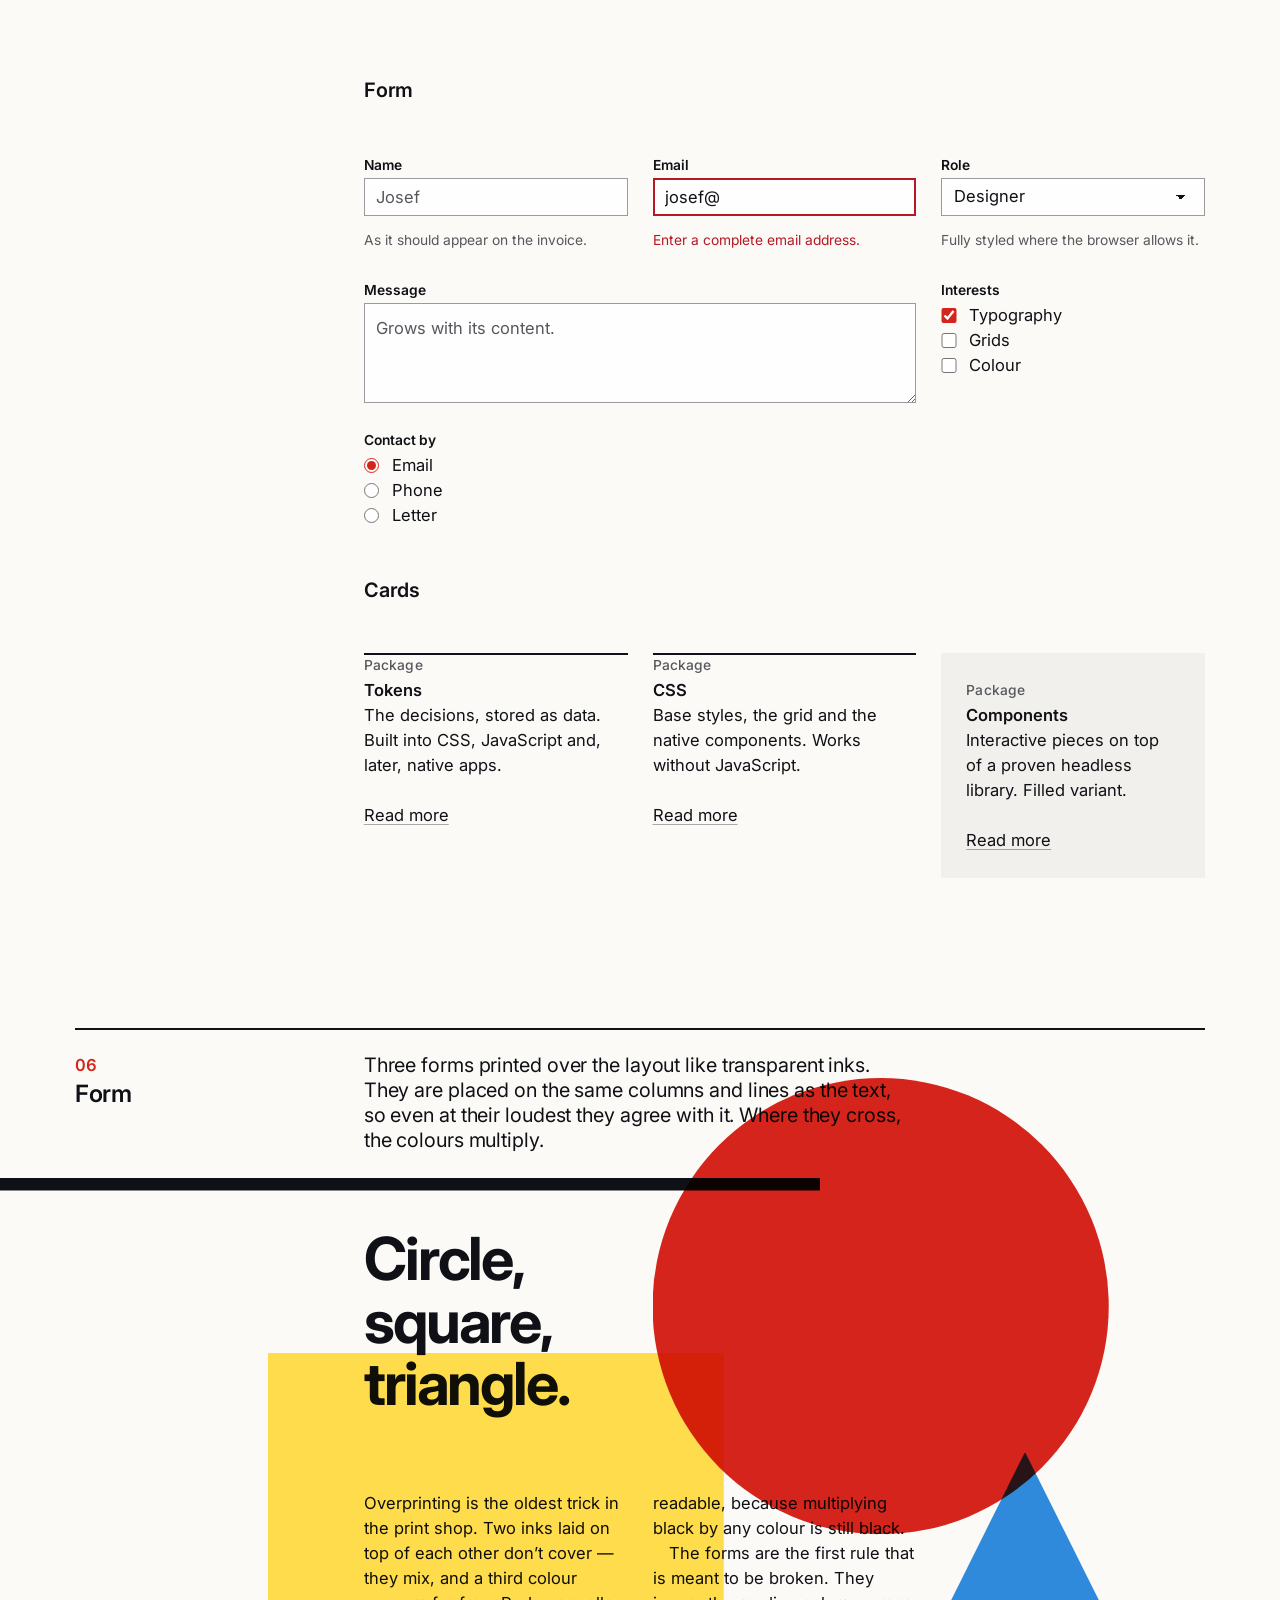
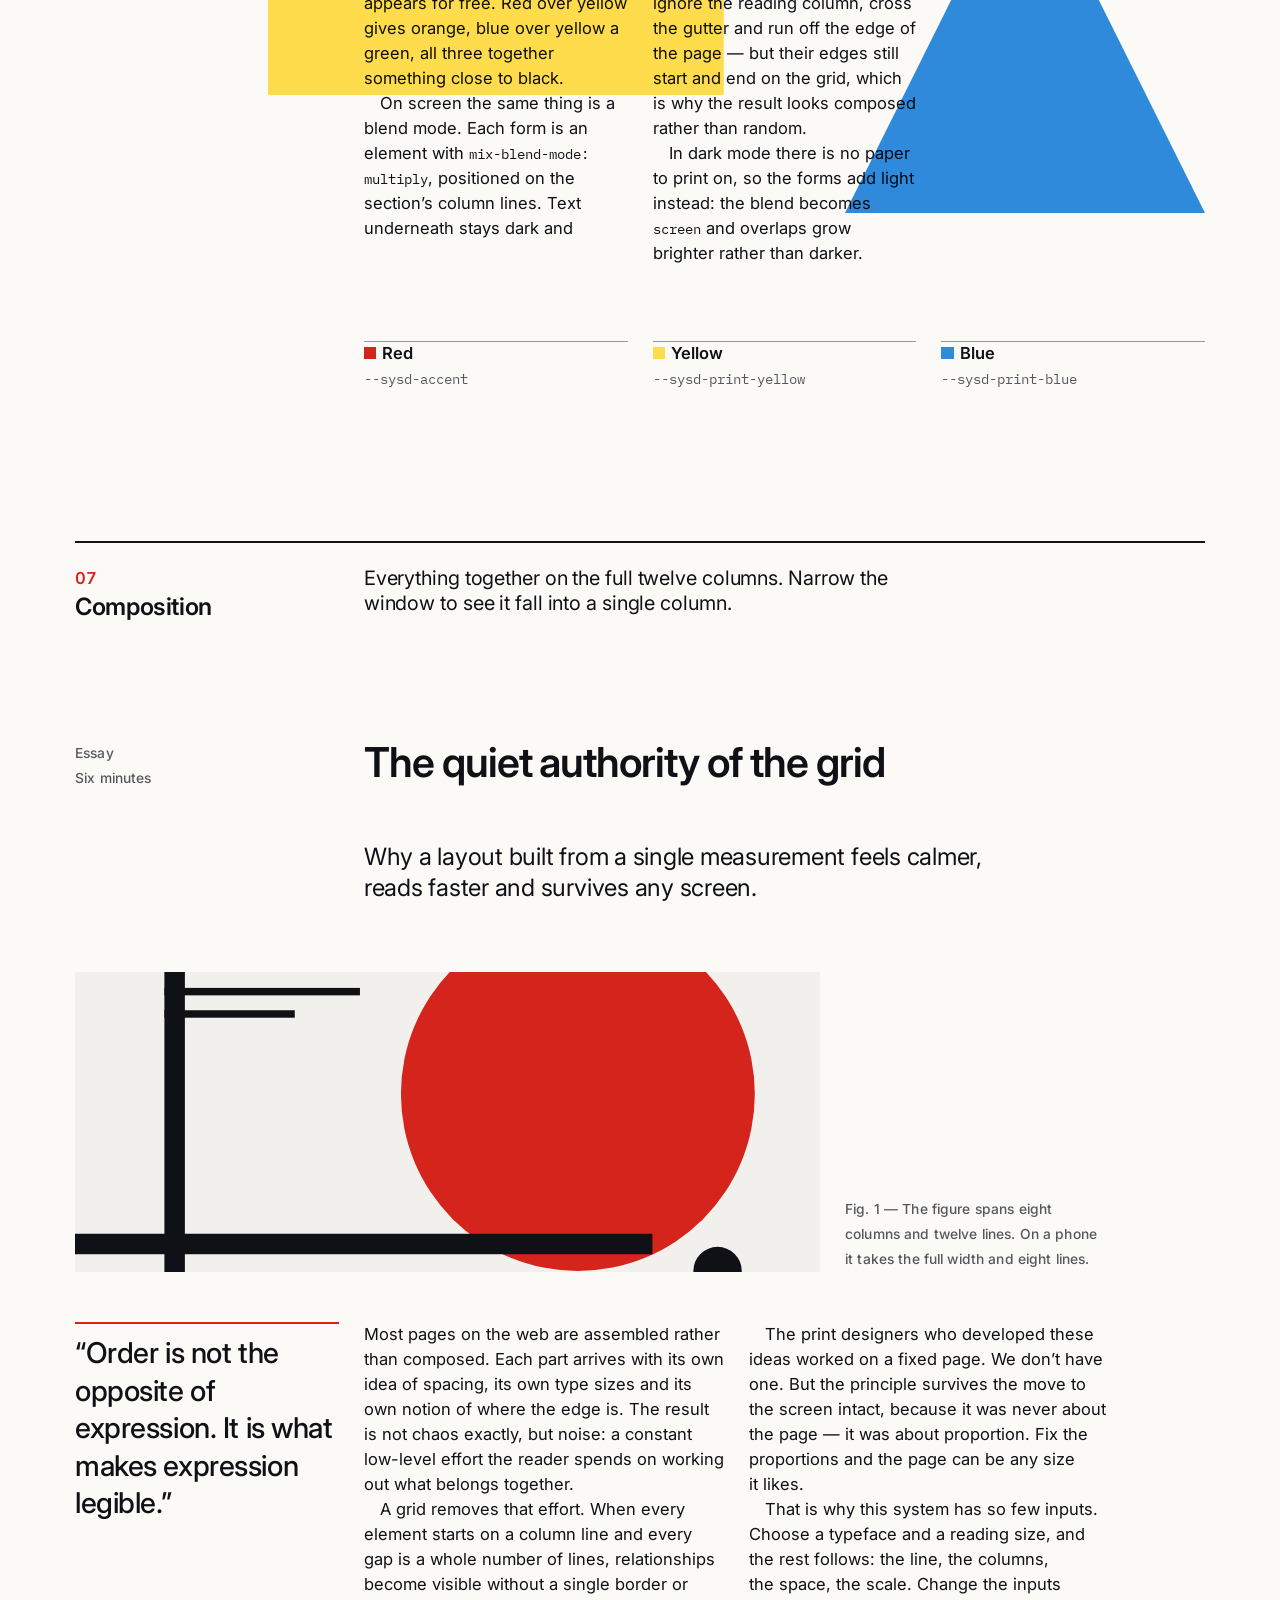
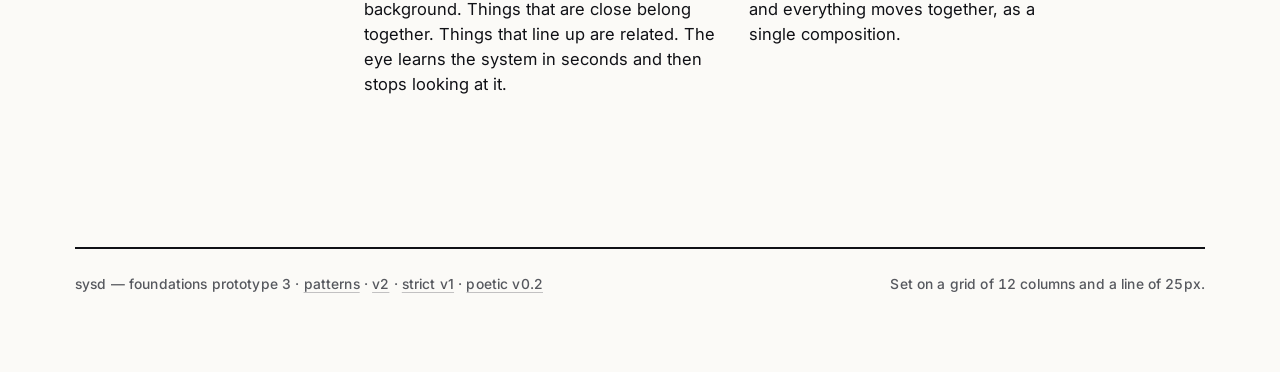
<file: prototype/v3/index.html>
<!doctype html>
<html lang="en">
<head>
  <meta charset="utf-8">
  <meta name="viewport" content="width=device-width, initial-scale=1">
  <title>sysd — foundations v3</title>
  <meta name="description" content="Foundations prototype for sysd, a design system built on the grid.">
  <link rel="preconnect" href="https://fonts.googleapis.com">
  <link rel="preconnect" href="https://fonts.gstatic.com" crossorigin>
  <link rel="stylesheet" href="https://fonts.googleapis.com/css2?family=Inter:ital,opsz,wght@0,14..32,100..900;1,14..32,100..900&family=Schibsted+Grotesk:ital,wght@0,400..900;1,400..900&family=Instrument+Sans:ital,wght@0,400..700;1,400..700&family=Hanken+Grotesk:ital,wght@0,100..900;1,100..900&family=IBM+Plex+Sans:ital,wght@0,400;0,500;0,600;0,700;1,400&family=IBM+Plex+Mono:wght@400;500&display=swap">
  <link rel="stylesheet" href="sysd.css">
  <link rel="stylesheet" href="prototype.css">
  <script src="prototype.js" defer></script>
</head>
<body>

<header class="site-header sysd-page">
  <a class="wordmark" href="#top" id="top">sysd</a>
  <nav class="site-nav" aria-label="Sections">
    <a href="#grid">Grid</a>
    <a href="#type">Type</a>
    <a href="#space">Space</a>
    <a href="#colour">Colour</a>
    <a href="#components">Components</a>
    <a href="#form">Form</a>
    <a href="#composition">Composition</a>
    <a href="patterns.html">Patterns →</a>
  </nav>
  <div class="site-tools sysd-actions">
    <button class="sysd-button sysd-button--quiet sysd-button--compact" type="button" data-grid-toggle aria-pressed="false">Grid <kbd>G</kbd></button>
    <button class="sysd-button sysd-button--compact" type="button" popovertarget="controls">Adjust</button>
  </div>
</header>

<main class="sysd-page">

  <!-- Hero -->
  <section class="hero sysd-asym" aria-labelledby="hero-title">
    <div class="sysd-aside">
      <p class="sysd-label">Foundations<br>Prototype 3<br>October 2026</p>
    </div>
    <div class="sysd-main">
      <h1 class="sysd-step-7 hero__title" id="hero-title"><span>Order,</span> <span>made visible.</span></h1>
      <p class="sysd-step-2 hero__lead sysd-measure">A design system built on the grid. The principles of Josef Müller-Brockmann, rewritten for a page that scrolls and a screen of any size.</p>
    </div>
  </section>

  <!-- 01 Grid -->
  <section class="section sysd-asym sysd-rule" id="grid" aria-labelledby="grid-title">
    <div class="sysd-aside section__head">
      <p class="section__num">01</p>
      <h2 id="grid-title">The grid</h2>
    </div>
    <div class="sysd-main sysd-flow">
      <p class="sysd-step-1 sysd-measure">Everything is measured in lines. One line is the body text size multiplied by its leading. Margins, gutters, spacing, control heights and the leading of every heading are multiples of that line.</p>

      <dl class="sysd-cols readout" style="--sm: 2; --md: 4; --lg: 3">
        <div><dt class="sysd-label">One line</dt><dd class="sysd-step-3 sysd-num" data-readout="u"></dd></div>
        <div><dt class="sysd-label">Body size</dt><dd class="sysd-step-3 sysd-num" data-readout="size"></dd></div>
        <div><dt class="sysd-label">Scale ratio</dt><dd class="sysd-step-3 sysd-num" data-readout="ratio"></dd></div>
        <div><dt class="sysd-label">Columns</dt><dd class="sysd-step-3 sysd-num" data-readout="columns"></dd></div>
        <div><dt class="sysd-label">Gutter</dt><dd class="sysd-step-3 sysd-num" data-readout="gutter"></dd></div>
        <div><dt class="sysd-label">Margin</dt><dd class="sysd-step-3 sysd-num" data-readout="margin"></dd></div>
      </dl>

      <p class="sysd-measure">Paper has one size; a screen has any. So instead of fixing positions, sysd fixes relationships. Twelve columns on a desktop become eight on a tablet and four on a phone, and every layout declares how many columns it takes at each width. On a phone, almost everything falls into a single reading column, but the measurements don’t change.</p>

      <div class="sysd-cols diagrams" style="--sm: 4; --md: 4; --lg: 3" aria-hidden="true">
        <figure class="diagram" style="--n: 4">
          <div class="diagram__grid">
            <span class="diagram__aside" style="grid-column: 1 / -1"></span>
            <span class="diagram__main" style="grid-column: 1 / -1"></span>
          </div>
          <figcaption class="sysd-label">Phone — 4 columns</figcaption>
        </figure>
        <figure class="diagram" style="--n: 8">
          <div class="diagram__grid">
            <span class="diagram__aside" style="grid-column: 1 / span 2"></span>
            <span class="diagram__main" style="grid-column: 3 / -1; grid-row: 1"></span>
          </div>
          <figcaption class="sysd-label">Tablet — 8 columns</figcaption>
        </figure>
        <figure class="diagram" style="--n: 12">
          <div class="diagram__grid">
            <span class="diagram__aside" style="grid-column: 1 / span 3"></span>
            <span class="diagram__main" style="grid-column: 4 / -1; grid-row: 1"></span>
          </div>
          <figcaption class="sysd-label">Desktop — 12 columns</figcaption>
        </figure>
      </div>

      <p class="sysd-measure sysd-muted">Press <kbd>G</kbd> to show the wireframe: the tinted bands are the columns, every block placed on them is outlined, and images become crossed boxes.</p>
    </div>
  </section>

  <!-- 02 Type -->
  <section class="section sysd-asym sysd-rule" id="type" aria-labelledby="type-title">
    <div class="sysd-aside section__head">
      <p class="section__num">02</p>
      <h2 id="type-title">Type</h2>
    </div>
    <div class="sysd-main">
      <p class="sysd-step-1 sysd-measure">Nine steps, one ratio. Sizes are computed from the body size and leading tightens as type grows. Every heading is then rounded up to whole lines, so the text after it lands back on the grid.</p>

      <div class="specimen sysd-region">
        <div class="specimen__row sysd-region sysd-snap"><p class="specimen__meta sysd-label sysd-num">7 · <span data-readout="fs-7"></span> / <span data-readout="lh-7"></span></p><p class="sysd-step-7">Grid</p></div>
        <div class="specimen__row sysd-region sysd-snap"><p class="specimen__meta sysd-label sysd-num">6 · <span data-readout="fs-6"></span> / <span data-readout="lh-6"></span></p><p class="sysd-step-6">Order</p></div>
        <div class="specimen__row sysd-region sysd-snap"><p class="specimen__meta sysd-label sysd-num">5 · <span data-readout="fs-5"></span> / <span data-readout="lh-5"></span></p><p class="sysd-step-5">Proportion</p></div>
        <div class="specimen__row sysd-region sysd-snap"><p class="specimen__meta sysd-label sysd-num">4 · <span data-readout="fs-4"></span> / <span data-readout="lh-4"></span></p><p class="sysd-step-4">Rhythm and tension</p></div>
        <div class="specimen__row sysd-region sysd-snap"><p class="specimen__meta sysd-label sysd-num">3 · <span data-readout="fs-3"></span> / <span data-readout="lh-3"></span></p><p class="sysd-step-3">Every space has a reason</p></div>
        <div class="specimen__row sysd-region sysd-snap"><p class="specimen__meta sysd-label sysd-num">2 · <span data-readout="fs-2"></span> / <span data-readout="lh-2"></span></p><p class="sysd-step-2">Headings are set from the same line as the text</p></div>
        <div class="specimen__row sysd-region sysd-snap"><p class="specimen__meta sysd-label sysd-num">1 · <span data-readout="fs-1"></span> / <span data-readout="lh-1"></span></p><p class="sysd-step-1">A standfirst introduces the text that follows it</p></div>
        <div class="specimen__row sysd-region sysd-snap"><p class="specimen__meta sysd-label sysd-num">0 · <span data-readout="fs-0"></span> / <span data-readout="lh-0"></span></p><p class="sysd-step-0">Body text is the measure of everything. It is set at a size that can be read for a long time without effort, with enough space between the lines for the eye to find its way back.</p></div>
        <div class="specimen__row sysd-region sysd-snap"><p class="specimen__meta sysd-label sysd-num">−1 · <span data-readout="fs--1"></span> / <span data-readout="lh--1"></span></p><p class="sysd-step--1">Captions, labels and notes sit on the same line as the body text, so they align across columns.</p></div>
      </div>

      <div class="prose sysd-flow sysd-measure">
        <h3>Text that is pleasant to read</h3>
        <p>A grid is not a cage. It is an agreement between everything on the page about where things begin and how far apart they stand. Once that agreement exists, the reader stops noticing the layout and starts noticing the content — which is the whole point.</p>
        <p>“Typography is a service,” as the saying goes. On the web we finally have the tools to perform it properly: lines that break where a typesetter would break them, hyphenation in narrow columns, numbers that line up in a table, and quotation marks that hang outside the edge of the text so it looks straight.</p>
      </div>

      <dl class="sysd-cols features" style="--sm: 4; --md: 4; --lg: 3">
        <div><dt><code>text-wrap: pretty</code></dt><dd>No single word left alone on the last line of a paragraph.</dd></div>
        <div><dt><code>text-wrap: balance</code></dt><dd>Headings break into lines of even length.</dd></div>
        <div><dt><code>hyphens: auto</code></dt><dd>Keeps the ragged edge calm in narrow columns.</dd></div>
        <div><dt><code>hanging-punctuation</code></dt><dd>Quotation marks hang in the margin. Safari only, for now.</dd></div>
        <div><dt><code>pow()</code> and <code>round()</code></dt><dd>The scale and its leading are computed, not typed in.</dd></div>
        <div><dt><code>subgrid</code></dt><dd>Nested layouts sit on the page grid, not their own.</dd></div>
      </dl>
    </div>
  </section>

  <!-- 03 Space -->
  <section class="section sysd-asym sysd-rule" id="space" aria-labelledby="space-title">
    <div class="sysd-aside section__head">
      <p class="section__num">03</p>
      <h2 id="space-title">Space</h2>
    </div>
    <div class="sysd-main sysd-flow">
      <p class="sysd-step-1 sysd-measure">Whole lines, with a half and a quarter for tight spots inside components. Space is the most important element on the page, so it gets the fewest options.</p>
      <ul class="space-scale" role="list">
        <li><code>space-q</code><span class="sysd-label sysd-num" data-readout="space-q"></span><i style="--w: var(--sysd-space-q)"></i></li>
        <li><code>space-h</code><span class="sysd-label sysd-num" data-readout="space-h"></span><i style="--w: var(--sysd-space-h)"></i></li>
        <li><code>space-1</code><span class="sysd-label sysd-num" data-readout="space-1"></span><i style="--w: var(--sysd-space-1)"></i></li>
        <li><code>space-2</code><span class="sysd-label sysd-num" data-readout="space-2"></span><i style="--w: var(--sysd-space-2)"></i></li>
        <li><code>space-3</code><span class="sysd-label sysd-num" data-readout="space-3"></span><i style="--w: var(--sysd-space-3)"></i></li>
        <li><code>space-4</code><span class="sysd-label sysd-num" data-readout="space-4"></span><i style="--w: var(--sysd-space-4)"></i></li>
        <li><code>space-6</code><span class="sysd-label sysd-num" data-readout="space-6"></span><i style="--w: var(--sysd-space-6)"></i></li>
        <li><code>space-8</code><span class="sysd-label sysd-num" data-readout="space-8"></span><i style="--w: var(--sysd-space-8)"></i></li>
      </ul>
    </div>
  </section>

  <!-- 04 Colour -->
  <section class="section sysd-asym sysd-rule" id="colour" aria-labelledby="colour-title">
    <div class="sysd-aside section__head">
      <p class="section__num">04</p>
      <h2 id="colour-title">Colour</h2>
    </div>
    <div class="sysd-main sysd-flow">
      <p class="sysd-step-1 sysd-measure">Paper, ink and one accent. Colour is defined in OKLCH, so changing the accent’s hue keeps its lightness — and its contrast — the same. Dark mode is the same palette with paper and ink swapped.</p>
      <ul class="sysd-cols swatches" role="list" style="--sm: 2; --md: 2; --lg: 3">
        <li><i style="--c: var(--sysd-paper)"></i><b>Paper</b><code>--sysd-paper</code></li>
        <li><i style="--c: var(--sysd-surface)"></i><b>Surface</b><code>--sysd-surface</code></li>
        <li><i style="--c: var(--sysd-ink)"></i><b>Ink</b><code>--sysd-ink</code></li>
        <li><i style="--c: var(--sysd-ink-muted)"></i><b>Muted ink</b><code>--sysd-ink-muted</code></li>
        <li><i style="--c: var(--sysd-hairline-strong)"></i><b>Hairline</b><code>--sysd-hairline-strong</code></li>
        <li><i style="--c: var(--sysd-accent)"></i><b>Accent</b><code>--sysd-accent</code></li>
      </ul>
    </div>
  </section>

  <!-- 05 Components -->
  <section class="section sysd-asym sysd-rule" id="components" aria-labelledby="components-title">
    <div class="sysd-aside section__head">
      <p class="section__num">05</p>
      <h2 id="components-title">Components</h2>
    </div>
    <div class="sysd-main sysd-flow">
      <p class="sysd-step-1 sysd-measure">Controls are two lines tall on touch screens and one and a half with a mouse. Wherever possible they are native elements, styled.</p>

      <h3>Buttons</h3>
      <div class="sysd-actions">
        <button class="sysd-button" type="button">Primary</button>
        <button class="sysd-button sysd-button--accent" type="button">Accent</button>
        <button class="sysd-button sysd-button--outline" type="button">Outline</button>
        <button class="sysd-button sysd-button--quiet" type="button">Quiet</button>
        <button class="sysd-button" type="button" disabled>Disabled</button>
      </div>
      <div class="sysd-actions">
        <button class="sysd-button sysd-button--compact" type="button">Compact</button>
        <button class="sysd-button sysd-button--compact sysd-button--outline" type="button">Compact outline</button>
      </div>

      <h3>Form</h3>
      <form class="sysd-cols form-demo" style="--sm: 4; --md: 4; --lg: 3" onsubmit="return false">
        <div class="sysd-field">
          <label class="sysd-field__label" for="f-name">Name</label>
          <input class="sysd-input" id="f-name" type="text" placeholder="Josef" autocomplete="off">
          <p class="sysd-field__hint">As it should appear on the invoice.</p>
        </div>
        <div class="sysd-field">
          <label class="sysd-field__label" for="f-email">Email</label>
          <input class="sysd-input" id="f-email" type="email" value="josef@" aria-invalid="true" aria-describedby="f-email-err">
          <p class="sysd-field__hint sysd-field__hint--error" id="f-email-err">Enter a complete email address.</p>
        </div>
        <div class="sysd-field">
          <label class="sysd-field__label" for="f-role">Role</label>
          <select class="sysd-select" id="f-role">
            <option>Designer</option>
            <option>Developer</option>
            <option>Typographer</option>
            <option>Something else</option>
          </select>
          <p class="sysd-field__hint">Fully styled where the browser allows it.</p>
        </div>
        <div class="sysd-field" style="--md: 8; --lg: 6">
          <label class="sysd-field__label" for="f-msg">Message</label>
          <textarea class="sysd-textarea" id="f-msg" rows="3" placeholder="Grows with its content."></textarea>
        </div>
        <fieldset class="sysd-fieldset">
          <legend>Interests</legend>
          <label class="sysd-check"><input type="checkbox" checked> Typography</label>
          <label class="sysd-check"><input type="checkbox"> Grids</label>
          <label class="sysd-check"><input type="checkbox"> Colour</label>
        </fieldset>
        <fieldset class="sysd-fieldset">
          <legend>Contact by</legend>
          <label class="sysd-check"><input type="radio" name="contact" checked> Email</label>
          <label class="sysd-check"><input type="radio" name="contact"> Phone</label>
          <label class="sysd-check"><input type="radio" name="contact"> Letter</label>
        </fieldset>
      </form>

      <h3>Cards</h3>
      <div class="sysd-cols" style="--sm: 4; --md: 4; --lg: 3">
        <article class="sysd-card">
          <p class="sysd-label">Package</p>
          <h4>Tokens</h4>
          <p>The decisions, stored as data. Built into CSS, JavaScript and, later, native apps.</p>
          <a href="#grid">Read more</a>
        </article>
        <article class="sysd-card">
          <p class="sysd-label">Package</p>
          <h4>CSS</h4>
          <p>Base styles, the grid and the native components. Works without JavaScript.</p>
          <a href="#type">Read more</a>
        </article>
        <article class="sysd-card sysd-card--filled">
          <p class="sysd-label">Package</p>
          <h4>Components</h4>
          <p>Interactive pieces on top of a proven headless library. Filled variant.</p>
          <a href="#components">Read more</a>
        </article>
      </div>
    </div>
  </section>

  <!-- 06 Form -->
  <section class="section sysd-asym sysd-rule sysd-overprint form" id="form" aria-labelledby="form-title">
    <div class="sysd-aside section__head">
      <p class="section__num">06</p>
      <h2 id="form-title">Form</h2>
    </div>
    <div class="sysd-main">
      <p class="sysd-step-1 sysd-measure">Three forms printed over the layout like transparent inks. They are placed on the same columns and lines as the text, so even at their loudest they agree with it. Where they cross, the colours multiply.</p>
      <p class="sysd-step-7 form__display">Circle,<br>square,<br>triangle.</p>
      <div class="sysd-text-columns sysd-span form__text" style="--span-md: 8; --span-lg: 6">
        <p>Overprinting is the oldest trick in the print shop. Two inks laid on top of each other don’t cover — they mix, and a third colour appears for free. Red over yellow gives orange, blue over yellow a green, all three together something close to black.</p>
        <p>On screen the same thing is a blend mode. Each form is an element with <code>mix-blend-mode: multiply</code>, positioned on the section’s column lines. Text underneath stays dark and readable, because multiplying black by any colour is still black.</p>
        <p>The forms are the first rule that is meant to be broken. They ignore the reading column, cross the gutter and run off the edge of the page — but their edges still start and end on the grid, which is why the result looks composed rather than random.</p>
        <p>In dark mode there is no paper to print on, so the forms add light instead: the blend becomes <code>screen</code> and overlaps grow brighter rather than darker.</p>
      </div>
      <dl class="sysd-cols form__inks" style="--sm: 2; --md: 4; --lg: 3">
        <div><dt><i style="--c: var(--sysd-accent)"></i>Red</dt><dd><code>--sysd-accent</code></dd></div>
        <div><dt><i style="--c: var(--sysd-print-yellow)"></i>Yellow</dt><dd><code>--sysd-print-yellow</code></dd></div>
        <div><dt><i style="--c: var(--sysd-print-blue)"></i>Blue</dt><dd><code>--sysd-print-blue</code></dd></div>
      </dl>
    </div>

    <i class="sysd-shape sysd-shape--circle" aria-hidden="true"
       style="--start: 3; --span: 2; --start-md: 5; --span-md: 4; --start-lg: 7; --span-lg: 5; --top: 11; --top-md: 8; --top-lg: 2"></i>
    <i class="sysd-shape sysd-shape--yellow" aria-hidden="true"
       style="--start: 2; --span: 2; --start-md: 3; --span-md: 4; --start-lg: 3; --span-lg: 5; --top: 17; --top-md: 13; --top-lg: 13; --ratio: 2; --ratio-lg: 4 / 3"></i>
    <i class="sysd-shape sysd-shape--triangle sysd-shape--blue" aria-hidden="true"
       style="--start: 4; --span: 1; --start-md: 7; --span-md: 2; --start-lg: 9; --span-lg: 4; --top: 15; --top-md: 9; --top-lg: 17"></i>
    <i class="sysd-shape sysd-shape--bar sysd-shape--ink sysd-shape--bleed" aria-hidden="true"
       style="--start: 1; --span: 3; --start-md: 1; --span-md: 5; --start-lg: 1; --span-lg: 8; --top: 4.5; --top-md: 4.5; --top-lg: 6"></i>
  </section>

  <!-- 07 Composition -->
  <section class="section sysd-asym sysd-rule" id="composition" aria-labelledby="composition-title">
    <div class="sysd-aside section__head">
      <p class="section__num">07</p>
      <h2 id="composition-title">Composition</h2>
    </div>
    <div class="sysd-main">
      <p class="sysd-step-1 sysd-measure">Everything together on the full twelve columns. Narrow the window to see it fall into a single column.</p>
    </div>

    <article class="composition sysd-region" aria-label="Example article">
      <p class="sysd-label sysd-span" style="--span-md: 2; --span-lg: 3">Essay<br>Six minutes</p>
      <h3 class="sysd-step-5 sysd-span composition__title" style="--start-md: 3; --span-md: 6; --start-lg: 4; --span-lg: 9">The quiet authority of the grid</h3>
      <p class="sysd-step-2 sysd-span" style="--start-md: 3; --span-md: 6; --start-lg: 4; --span-lg: 7">Why a layout built from a single measurement feels calmer, reads faster and survives any screen.</p>

      <figure class="composition__figure sysd-span" style="--span-md: 8; --start-lg: 1; --span-lg: 8">
        <svg viewBox="0 0 800 480" preserveAspectRatio="xMidYMid slice" role="img" aria-label="Abstract composition: a large accent circle crossed by black bars">
          <rect class="poster-bg" width="800" height="480"/>
          <circle class="poster-accent" cx="540" cy="210" r="190"/>
          <rect class="poster-ink" x="0" y="360" width="620" height="22"/>
          <rect class="poster-ink" x="96" y="40" width="22" height="440"/>
          <rect class="poster-ink" x="96" y="96" width="210" height="8"/>
          <rect class="poster-ink" x="96" y="120" width="140" height="8"/>
          <circle class="poster-ink" cx="690" cy="400" r="26"/>
        </svg>
      </figure>
      <p class="sysd-label sysd-span composition__caption" style="--span-md: 6; --start-lg: 9; --span-lg: 3">Fig. 1 — The figure spans eight columns and twelve lines. On a phone it takes the full width and eight lines.</p>

      <blockquote class="sysd-step-3 sysd-span composition__quote" style="--span-md: 8; --start-lg: 1; --span-lg: 3">
        <p>Order is not the opposite of expression. It is what makes expression legible.</p>
      </blockquote>
      <div class="sysd-text-columns sysd-span composition__body" style="--span-md: 8; --start-lg: 4; --span-lg: 8">
        <p>Most pages on the web are assembled rather than composed. Each part arrives with its own idea of spacing, its own type sizes and its own notion of where the edge is. The result is not chaos exactly, but noise: a constant low-level effort the reader spends on working out what belongs together.</p>
        <p>A grid removes that effort. When every element starts on a column line and every gap is a whole number of lines, relationships become visible without a single border or background. Things that are close belong together. Things that line up are related. The eye learns the system in seconds and then stops looking at it.</p>
        <p>The print designers who developed these ideas worked on a fixed page. We don’t have one. But the principle survives the move to the screen intact, because it was never about the page — it was about proportion. Fix the proportions and the page can be any size it likes.</p>
        <p>That is why this system has so few inputs. Choose a typeface and a reading size, and the rest follows: the line, the columns, the space, the scale. Change the inputs and everything moves together, as a single composition.</p>
      </div>
    </article>
  </section>

</main>

<footer class="site-footer sysd-page">
  <p class="sysd-label sysd-span" style="--span-md: 4; --span-lg: 6">sysd — foundations prototype 3 · <a href="patterns.html">patterns</a> · <a href="../v2/index.html">v2</a> · <a href="../v1-strict/index.html">strict v1</a> · <a href="../index.html">poetic v0.2</a></p>
  <p class="sysd-label sysd-span site-footer__end" style="--span-md: 4; --span-lg: 6">Set on a grid of <span class="sysd-num" data-readout="columns"></span> columns and a line of <span class="sysd-num" data-readout="u"></span>.</p>
</footer>

<!-- Grid overlay -->
<div class="grid-overlay" aria-hidden="true">
  <div class="sysd-page">
    <span></span><span></span><span></span><span></span><span></span><span></span>
    <span></span><span></span><span></span><span></span><span></span><span></span>
  </div>
</div>

<!-- Controls -->
<div class="controls" id="controls" popover="manual" aria-labelledby="controls-title">
  <div class="controls__head">
    <h2 class="sysd-step-0" id="controls-title">Inputs</h2>
    <button class="sysd-button sysd-button--quiet sysd-button--compact" type="button" popovertarget="controls" popovertargetaction="hide">Close</button>
  </div>
  <p class="sysd-label">Everything on the page is derived from these values.</p>

  <label class="control">
    <span class="control__name">Body size <output class="sysd-num" for="in-size" id="out-size"></output></span>
    <input type="range" id="in-size" min="14" max="22" step="0.5">
  </label>
  <label class="control">
    <span class="control__name">Leading <output class="sysd-num" for="in-leading" id="out-leading"></output></span>
    <input type="range" id="in-leading" min="1.3" max="1.8" step="0.05">
  </label>
  <label class="control">
    <span class="control__name">Scale ratio</span>
    <select class="sysd-select" id="in-ratio">
      <option value="1.125">1.125 — major second</option>
      <option value="1.2">1.2 — minor third</option>
      <option value="1.25">1.25 — major third</option>
      <option value="1.333">1.333 — perfect fourth</option>
      <option value="1.414">1.414 — augmented fourth</option>
      <option value="1.5">1.5 — perfect fifth</option>
    </select>
  </label>
  <label class="control">
    <span class="control__name">Typeface</span>
    <select class="sysd-select" id="in-font">
      <option>Inter</option>
      <option>Schibsted Grotesk</option>
      <option>Instrument Sans</option>
      <option>Hanken Grotesk</option>
      <option>IBM Plex Sans</option>
    </select>
  </label>
  <label class="control">
    <span class="control__name">Accent hue <output class="sysd-num" for="in-hue" id="out-hue"></output></span>
    <input type="range" id="in-hue" min="0" max="360" step="1" class="control__hue">
  </label>
  <label class="control">
    <span class="control__name">Corner radius <output class="sysd-num" for="in-radius" id="out-radius"></output></span>
    <input type="range" id="in-radius" min="0" max="12" step="1">
  </label>
  <label class="control">
    <span class="control__name">Theme</span>
    <select class="sysd-select" id="in-theme">
      <option value="">Follow system</option>
      <option value="light">Light</option>
      <option value="dark">Dark</option>
    </select>
  </label>

  <label class="control control--colour">
    <span class="control__name">Light paper <output class="sysd-num" for="in-paper-light" id="out-paper-light"></output></span>
    <input type="color" id="in-paper-light">
  </label>
  <label class="control control--colour">
    <span class="control__name">Dark paper <output class="sysd-num" for="in-paper-dark" id="out-paper-dark"></output></span>
    <input type="color" id="in-paper-dark">
  </label>
  <p class="sysd-label">Dark paper also colours negative sections without a tone of their own.</p>

  <div class="sysd-actions">
    <button class="sysd-button sysd-button--outline sysd-button--compact" type="button" id="reset">Reset</button>
    <button class="sysd-button sysd-button--quiet sysd-button--compact" type="button" data-grid-toggle aria-pressed="false">Grid <kbd>G</kbd></button>
  </div>
</div>

</body>
</html>
</file>
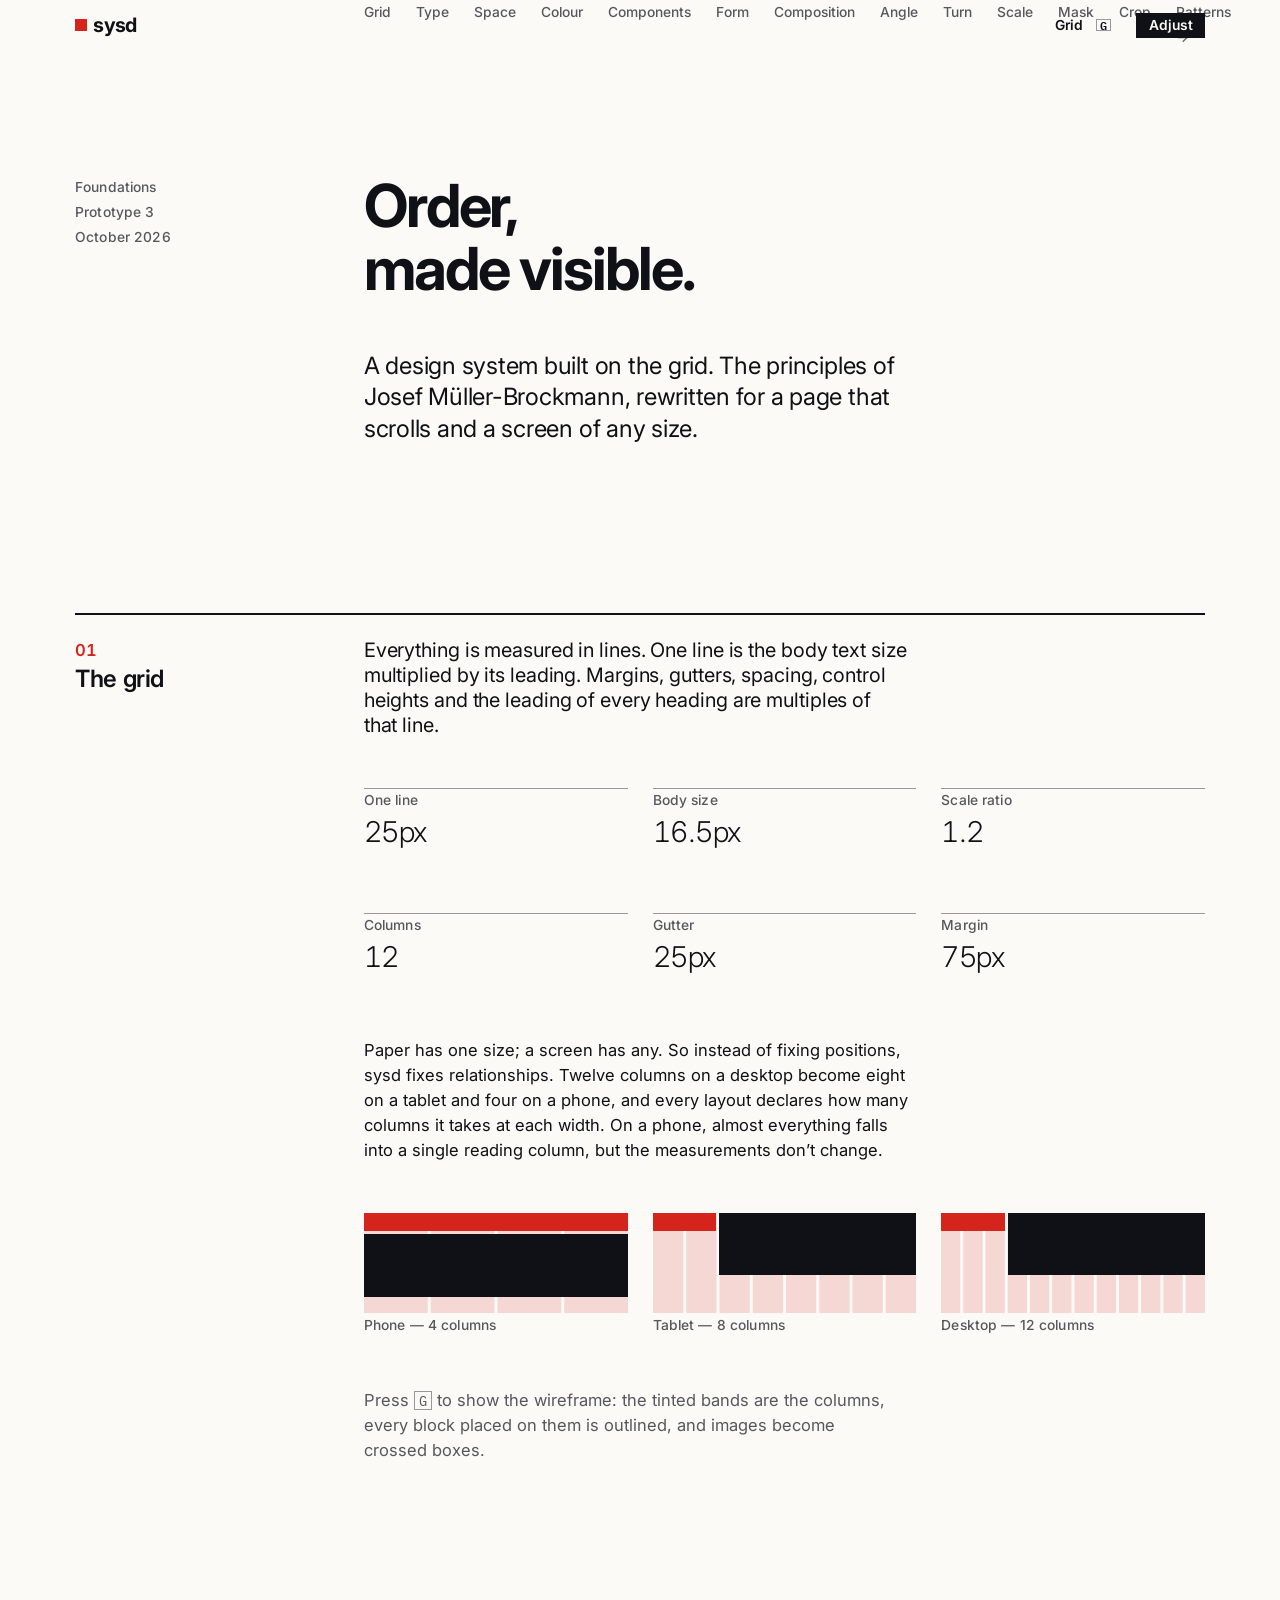
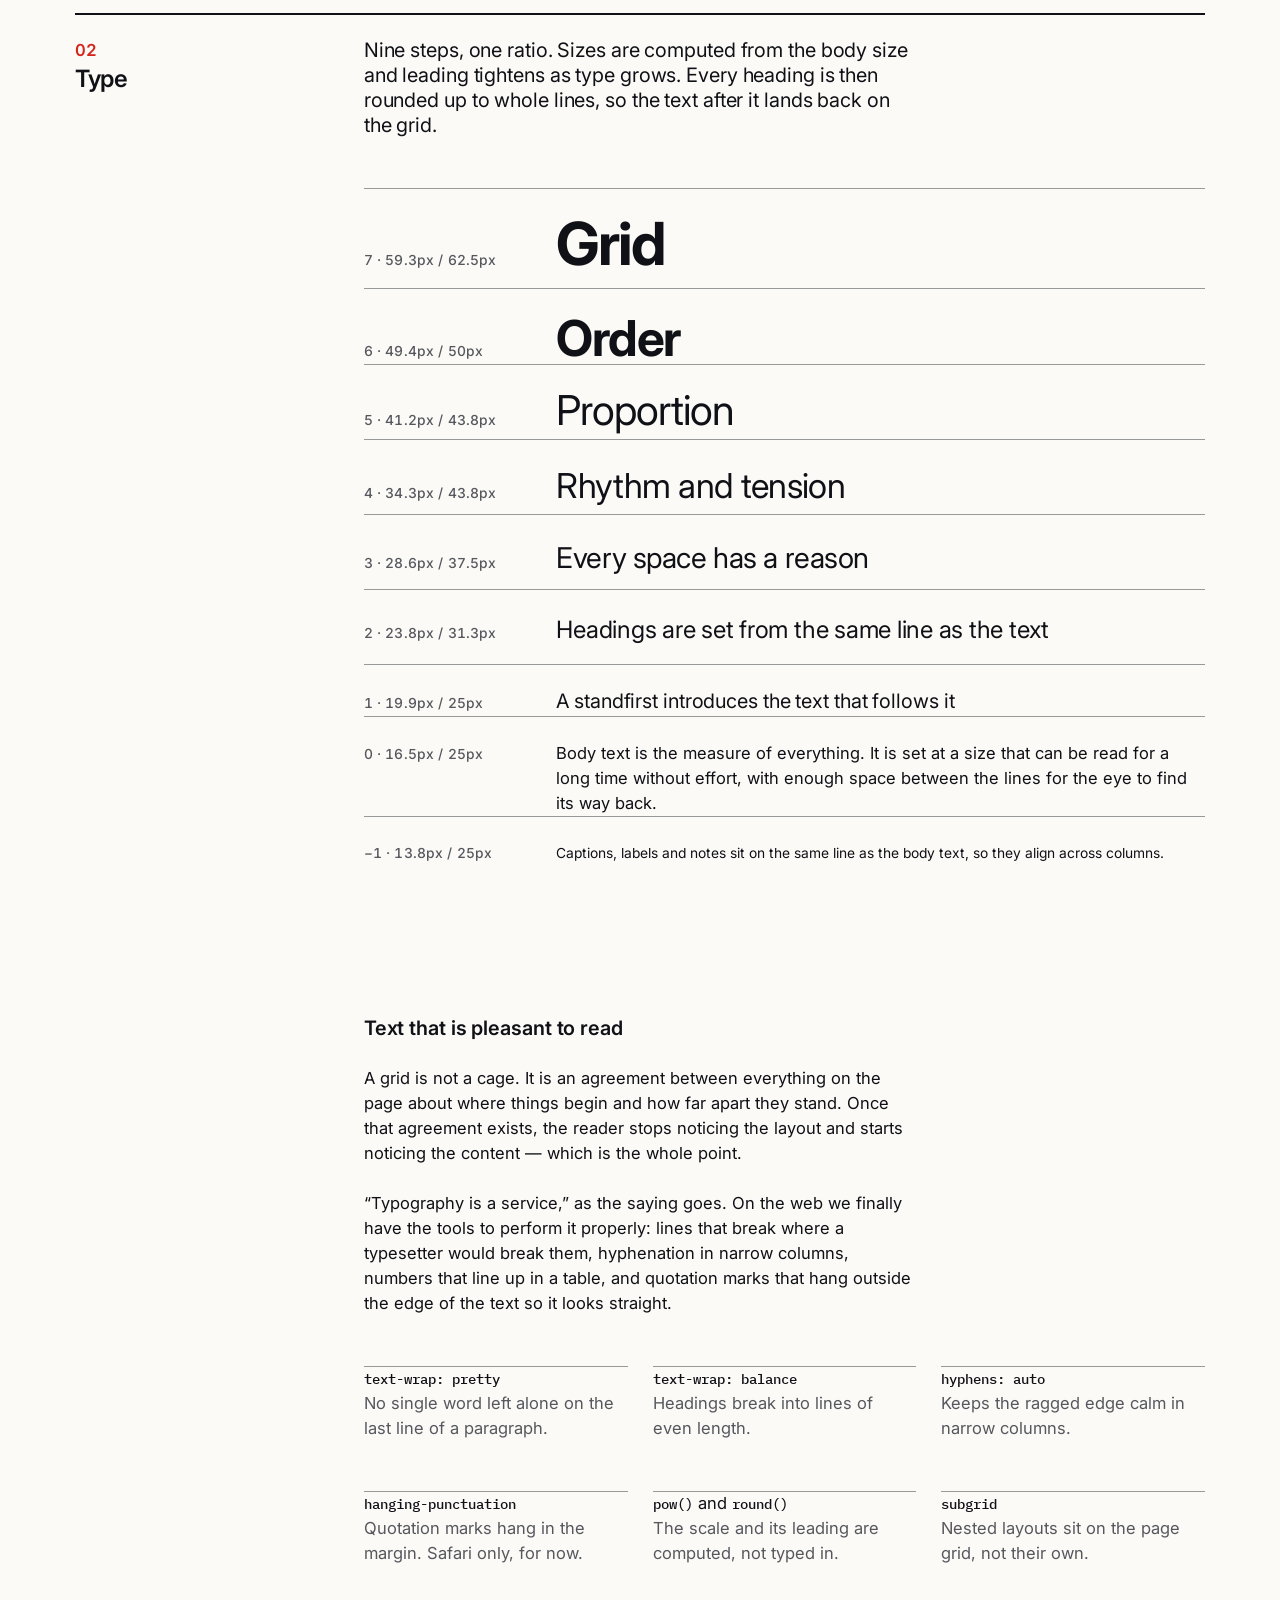
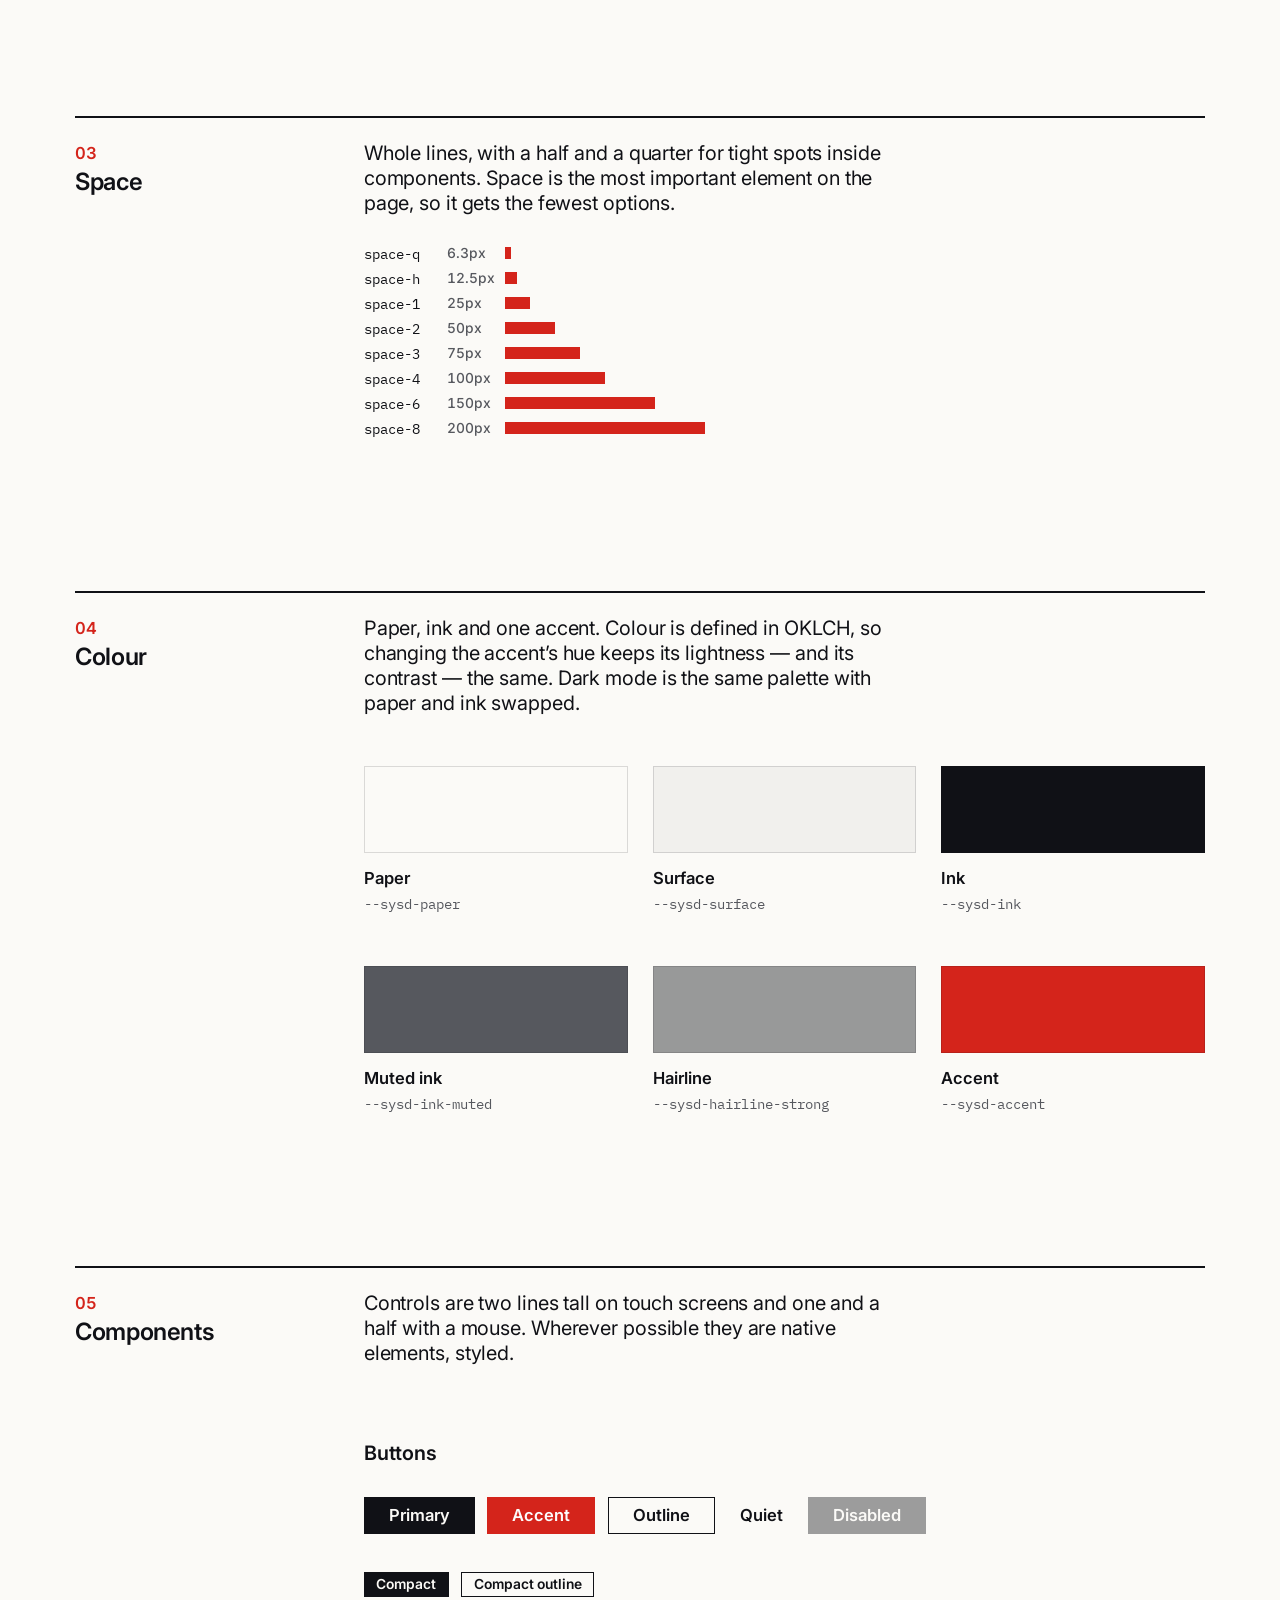
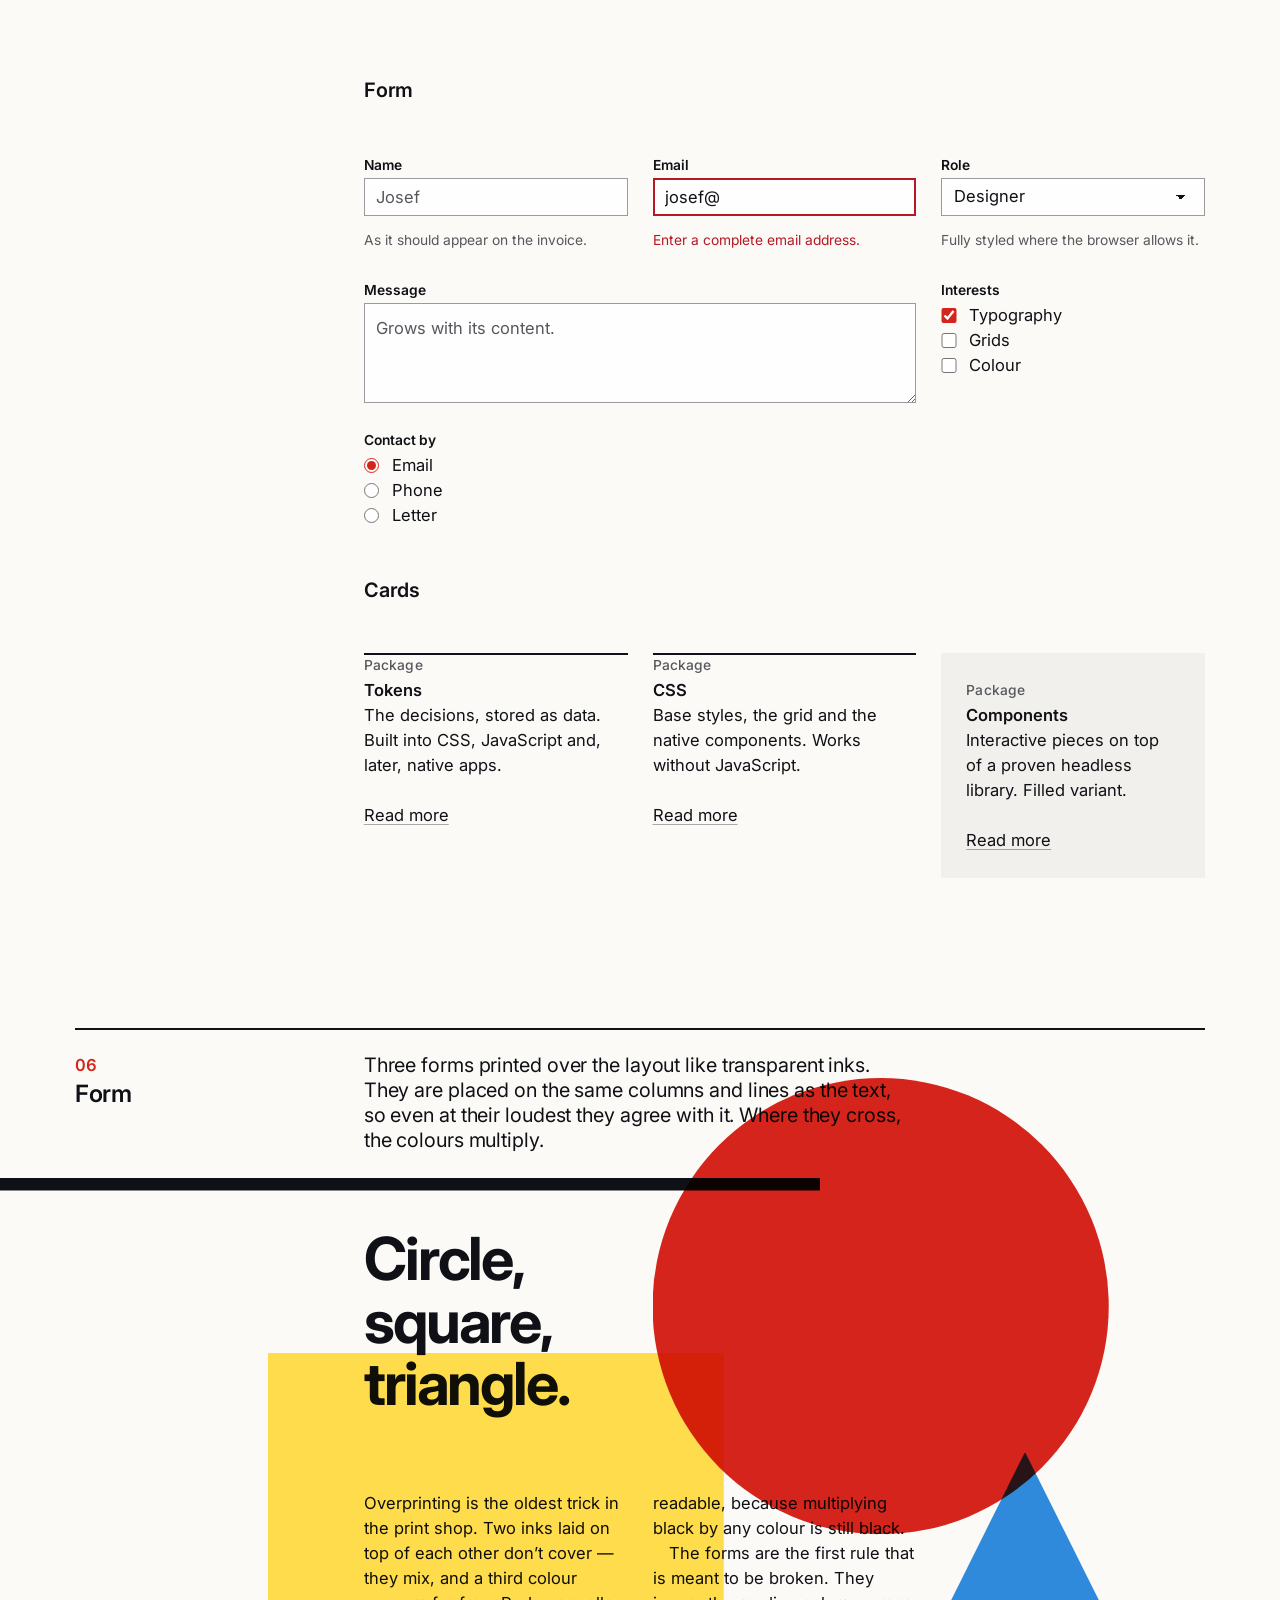
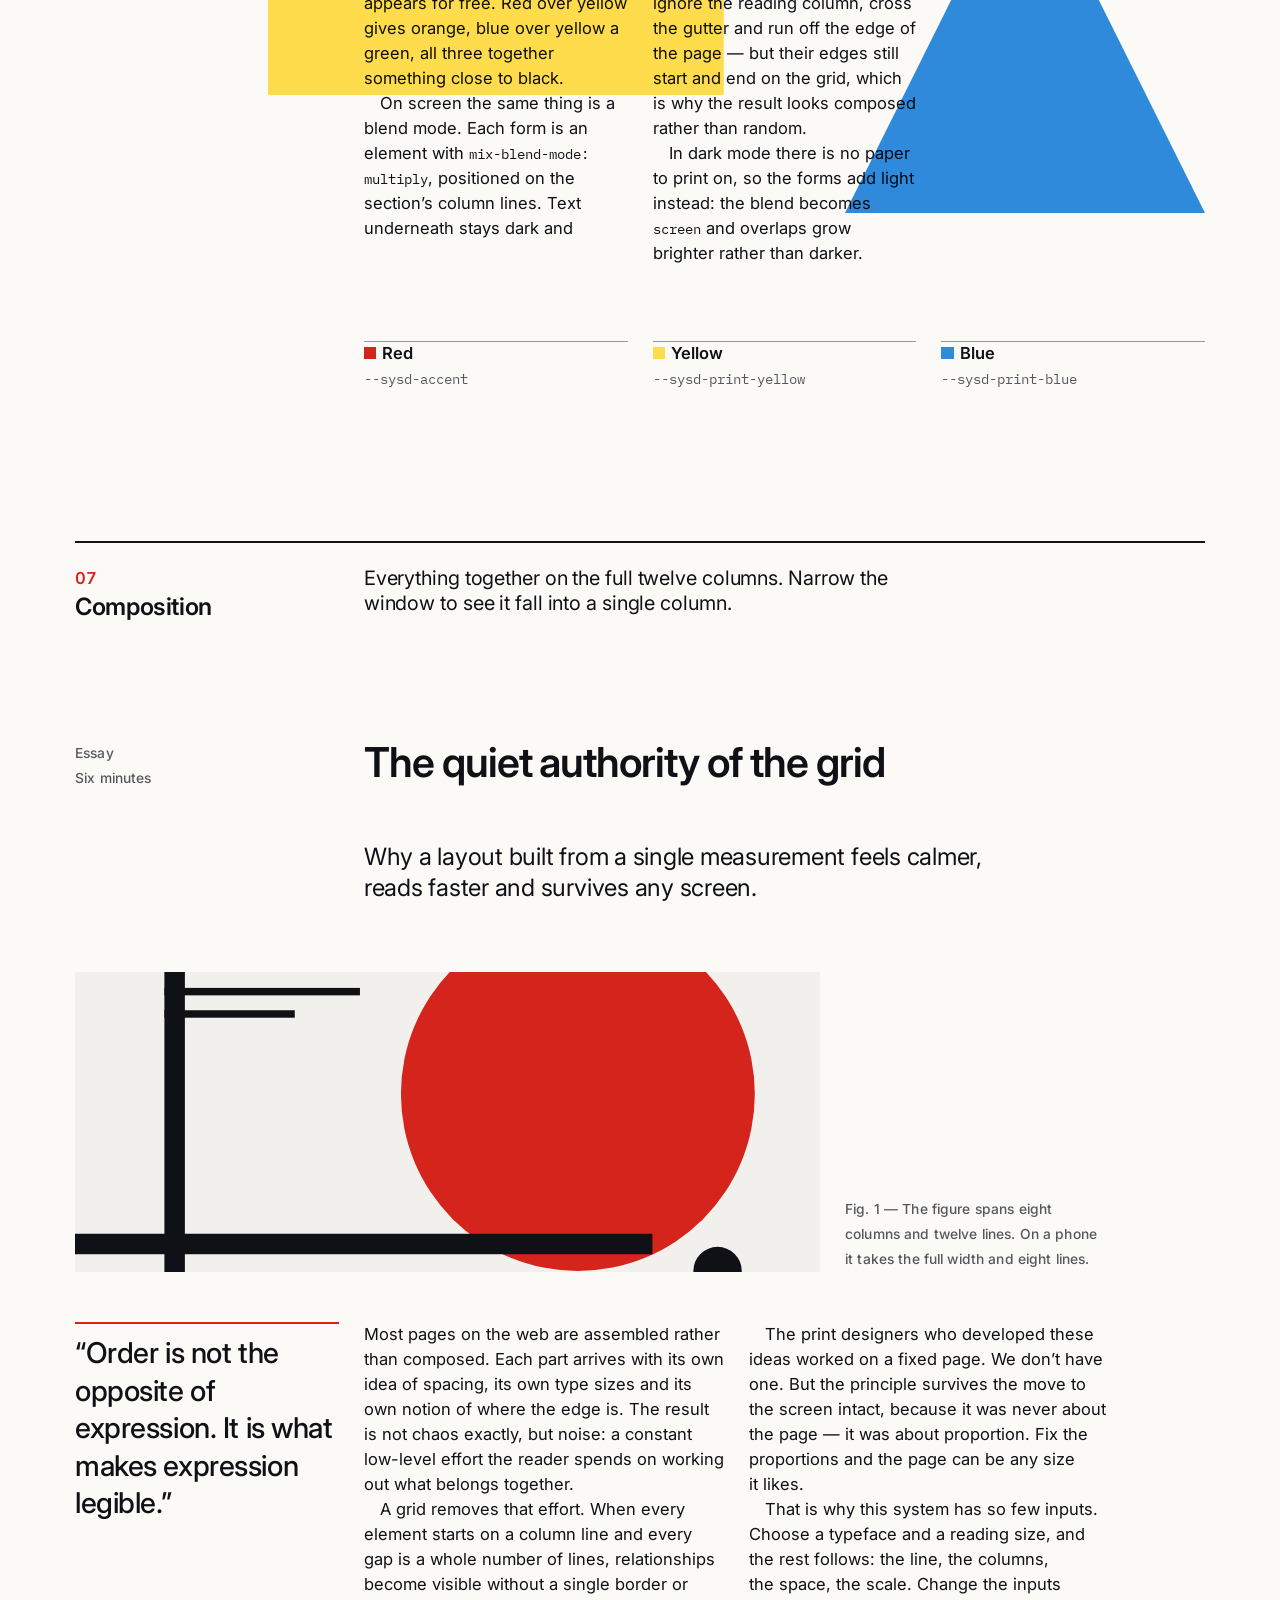
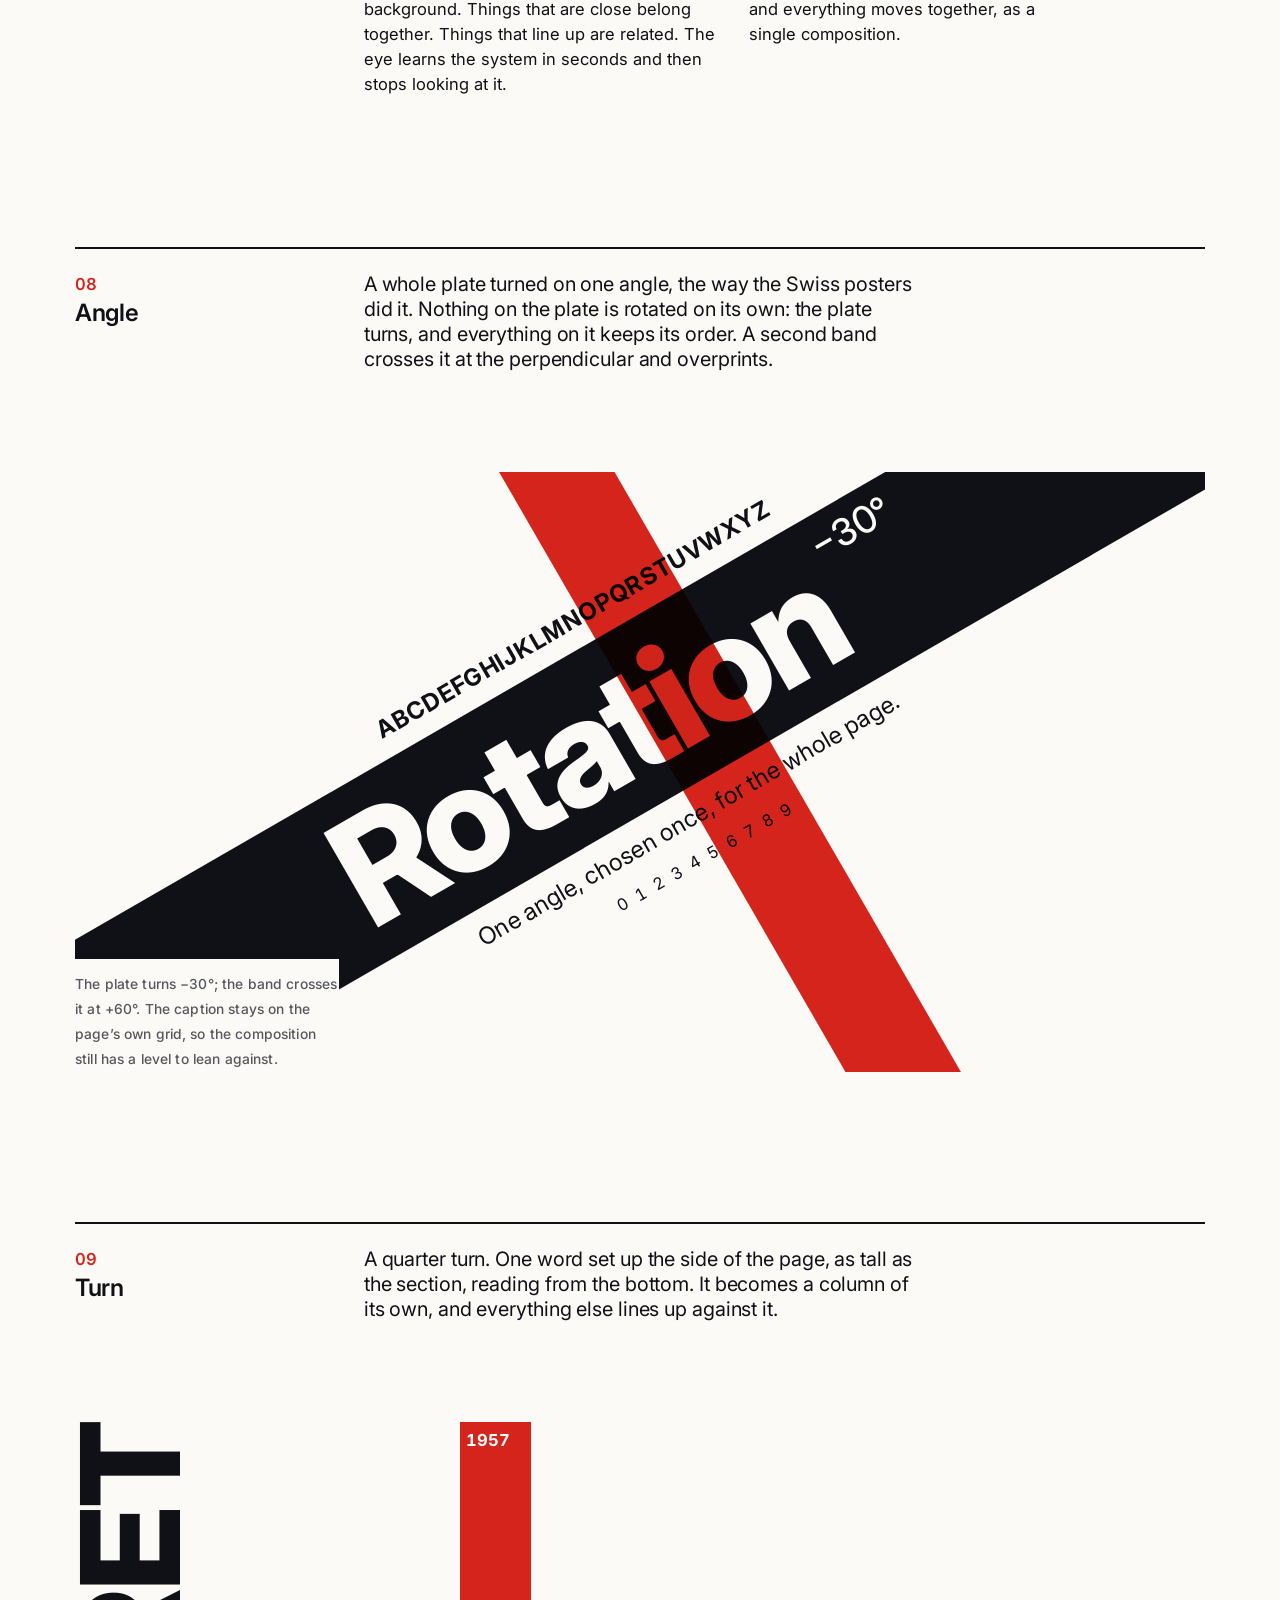
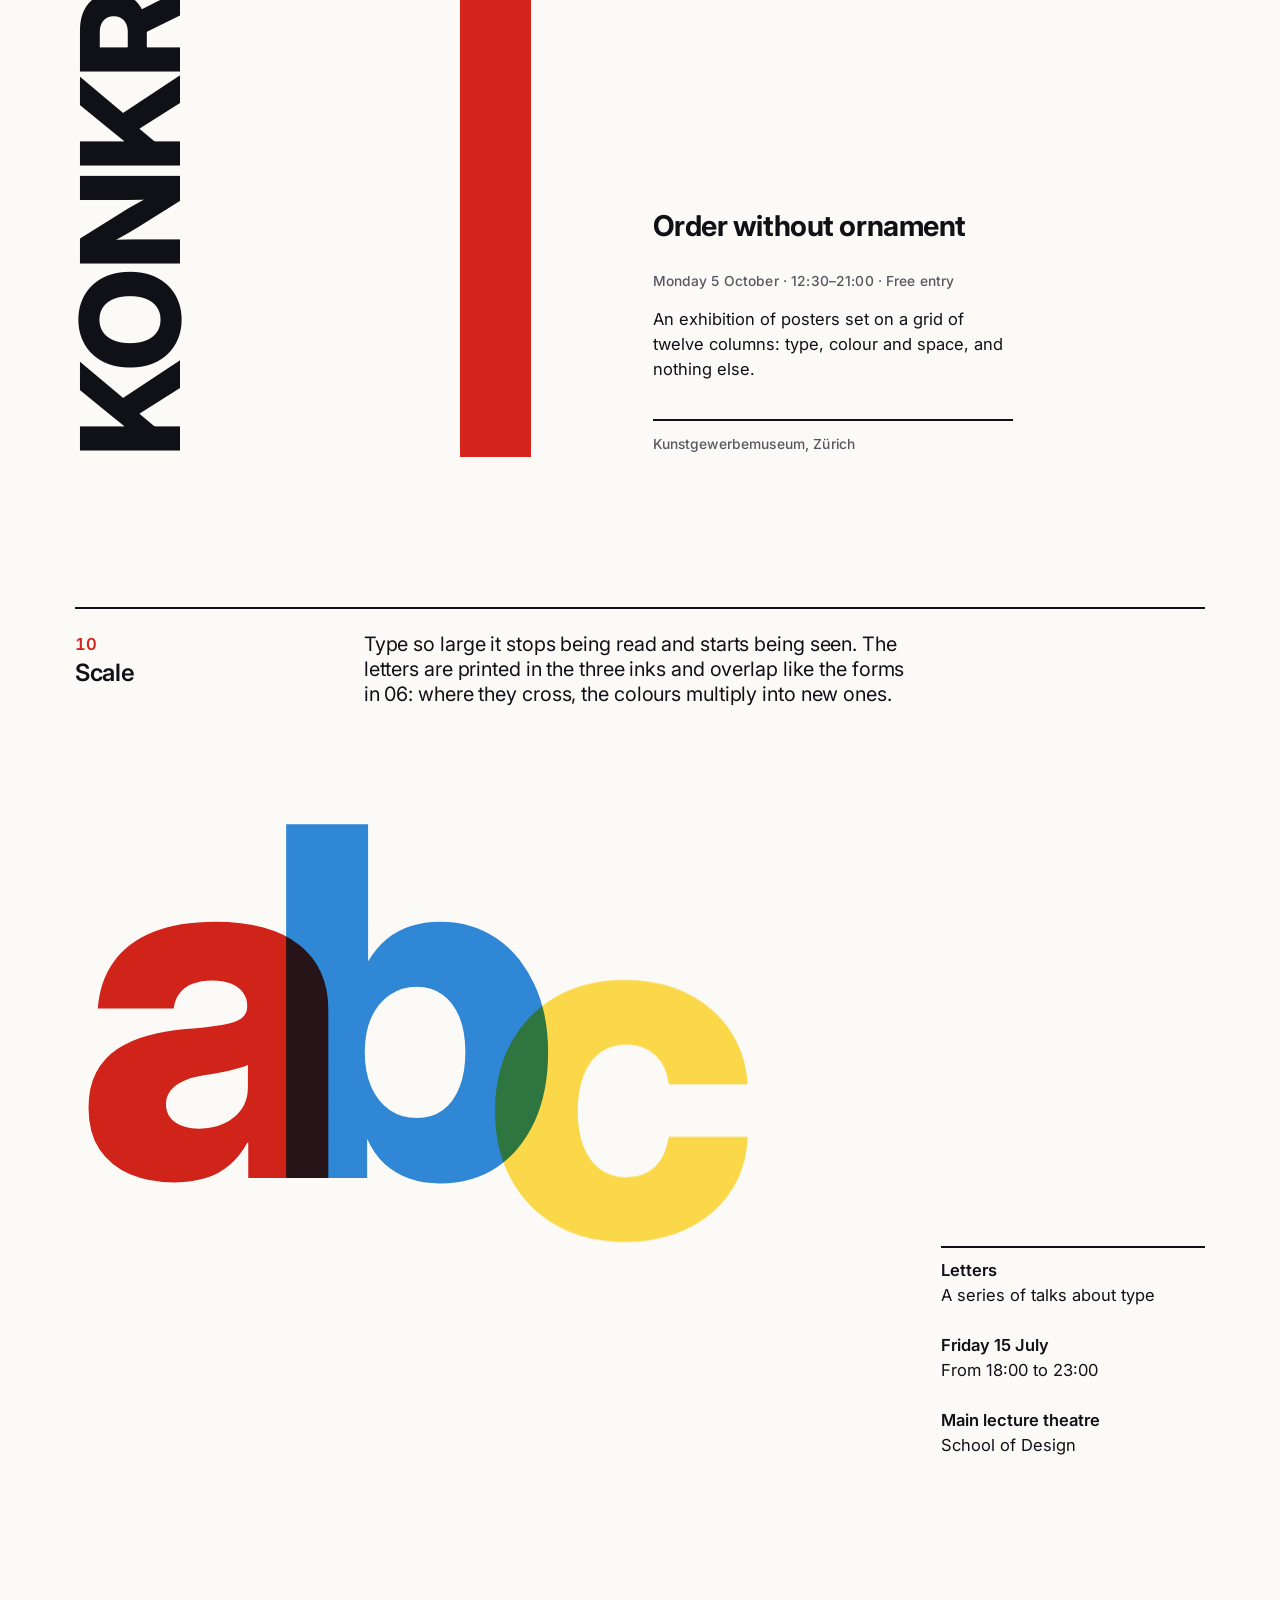
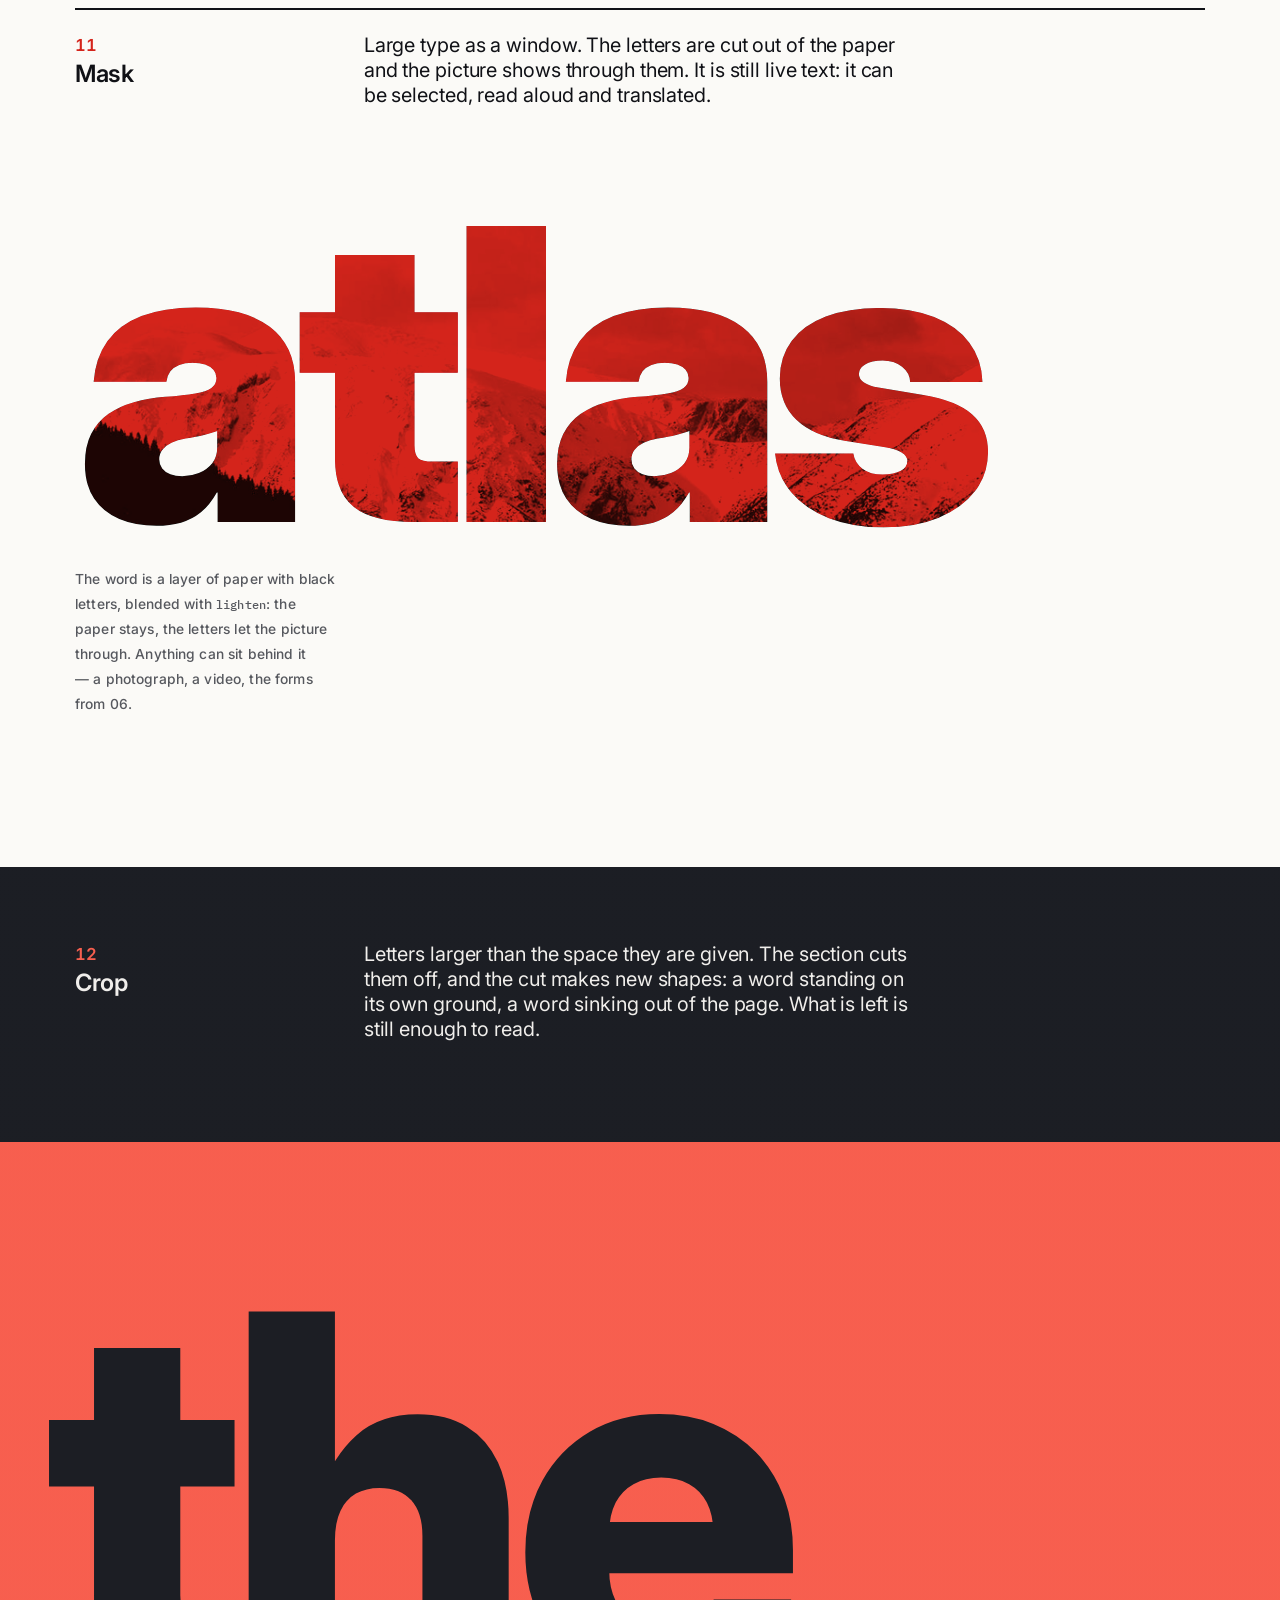
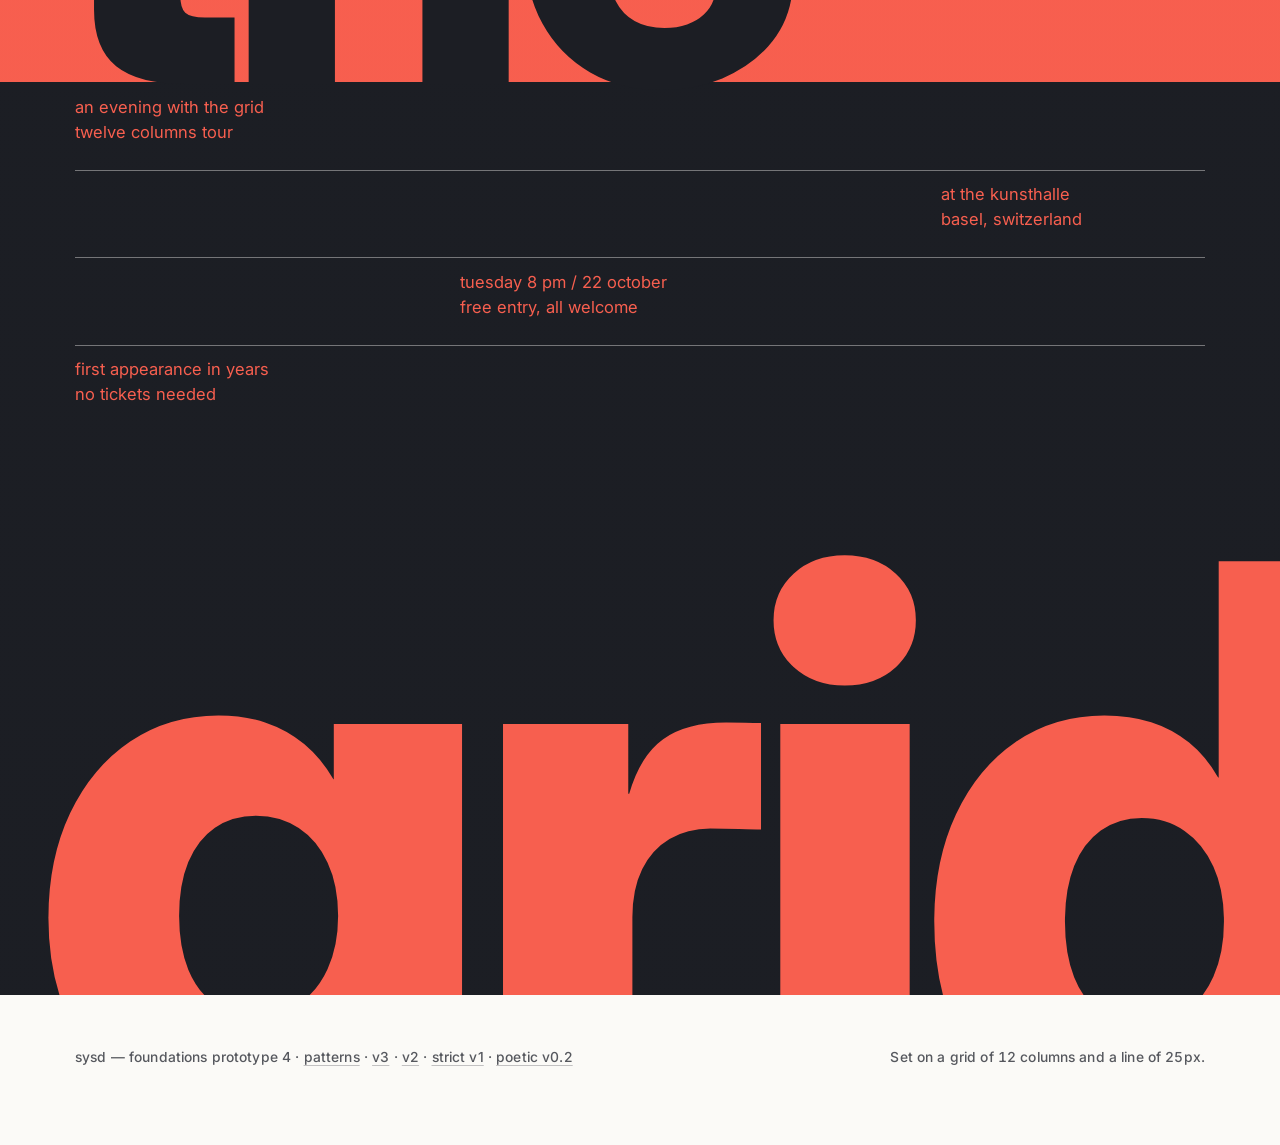
<file: prototype/v4/index.html>
<!doctype html>
<html lang="en">
<head>
  <meta charset="utf-8">
  <meta name="viewport" content="width=device-width, initial-scale=1">
  <title>sysd — foundations v4</title>
  <meta name="description" content="Foundations prototype for sysd, a design system built on the grid.">
  <link rel="preconnect" href="https://fonts.googleapis.com">
  <link rel="preconnect" href="https://fonts.gstatic.com" crossorigin>
  <link rel="stylesheet" href="https://fonts.googleapis.com/css2?family=Inter:ital,opsz,wght@0,14..32,100..900;1,14..32,100..900&family=Schibsted+Grotesk:ital,wght@0,400..900;1,400..900&family=Instrument+Sans:ital,wght@0,400..700;1,400..700&family=Hanken+Grotesk:ital,wght@0,100..900;1,100..900&family=IBM+Plex+Sans:ital,wght@0,400;0,500;0,600;0,700;1,400&family=IBM+Plex+Mono:wght@400;500&display=swap">
  <link rel="stylesheet" href="sysd.css">
  <link rel="stylesheet" href="prototype.css">
  <script src="prototype.js" defer></script>
</head>
<body>

<header class="site-header sysd-page">
  <a class="wordmark" href="#top" id="top">sysd</a>
  <nav class="site-nav" aria-label="Sections">
    <a href="#grid">Grid</a>
    <a href="#type">Type</a>
    <a href="#space">Space</a>
    <a href="#colour">Colour</a>
    <a href="#components">Components</a>
    <a href="#form">Form</a>
    <a href="#composition">Composition</a>
    <a href="#angle">Angle</a>
    <a href="#turn">Turn</a>
    <a href="#scale">Scale</a>
    <a href="#mask">Mask</a>
    <a href="#crop">Crop</a>
    <a href="patterns.html">Patterns →</a>
  </nav>
  <div class="site-tools sysd-actions">
    <button class="sysd-button sysd-button--quiet sysd-button--compact" type="button" data-grid-toggle aria-pressed="false">Grid <kbd>G</kbd></button>
    <button class="sysd-button sysd-button--compact" type="button" popovertarget="controls">Adjust</button>
  </div>
</header>

<main class="sysd-page">

  <!-- Hero -->
  <section class="hero sysd-asym" aria-labelledby="hero-title">
    <div class="sysd-aside">
      <p class="sysd-label">Foundations<br>Prototype 3<br>October 2026</p>
    </div>
    <div class="sysd-main">
      <h1 class="sysd-step-7 hero__title" id="hero-title"><span>Order,</span> <span>made visible.</span></h1>
      <p class="sysd-step-2 hero__lead sysd-measure">A design system built on the grid. The principles of Josef Müller-Brockmann, rewritten for a page that scrolls and a screen of any size.</p>
    </div>
  </section>

  <!-- 01 Grid -->
  <section class="section sysd-asym sysd-rule" id="grid" aria-labelledby="grid-title">
    <div class="sysd-aside section__head">
      <p class="section__num">01</p>
      <h2 id="grid-title">The grid</h2>
    </div>
    <div class="sysd-main sysd-flow">
      <p class="sysd-step-1 sysd-measure">Everything is measured in lines. One line is the body text size multiplied by its leading. Margins, gutters, spacing, control heights and the leading of every heading are multiples of that line.</p>

      <dl class="sysd-cols readout" style="--sm: 2; --md: 4; --lg: 3">
        <div><dt class="sysd-label">One line</dt><dd class="sysd-step-3 sysd-num" data-readout="u"></dd></div>
        <div><dt class="sysd-label">Body size</dt><dd class="sysd-step-3 sysd-num" data-readout="size"></dd></div>
        <div><dt class="sysd-label">Scale ratio</dt><dd class="sysd-step-3 sysd-num" data-readout="ratio"></dd></div>
        <div><dt class="sysd-label">Columns</dt><dd class="sysd-step-3 sysd-num" data-readout="columns"></dd></div>
        <div><dt class="sysd-label">Gutter</dt><dd class="sysd-step-3 sysd-num" data-readout="gutter"></dd></div>
        <div><dt class="sysd-label">Margin</dt><dd class="sysd-step-3 sysd-num" data-readout="margin"></dd></div>
      </dl>

      <p class="sysd-measure">Paper has one size; a screen has any. So instead of fixing positions, sysd fixes relationships. Twelve columns on a desktop become eight on a tablet and four on a phone, and every layout declares how many columns it takes at each width. On a phone, almost everything falls into a single reading column, but the measurements don’t change.</p>

      <div class="sysd-cols diagrams" style="--sm: 4; --md: 4; --lg: 3" aria-hidden="true">
        <figure class="diagram" style="--n: 4">
          <div class="diagram__grid">
            <span class="diagram__aside" style="grid-column: 1 / -1"></span>
            <span class="diagram__main" style="grid-column: 1 / -1"></span>
          </div>
          <figcaption class="sysd-label">Phone — 4 columns</figcaption>
        </figure>
        <figure class="diagram" style="--n: 8">
          <div class="diagram__grid">
            <span class="diagram__aside" style="grid-column: 1 / span 2"></span>
            <span class="diagram__main" style="grid-column: 3 / -1; grid-row: 1"></span>
          </div>
          <figcaption class="sysd-label">Tablet — 8 columns</figcaption>
        </figure>
        <figure class="diagram" style="--n: 12">
          <div class="diagram__grid">
            <span class="diagram__aside" style="grid-column: 1 / span 3"></span>
            <span class="diagram__main" style="grid-column: 4 / -1; grid-row: 1"></span>
          </div>
          <figcaption class="sysd-label">Desktop — 12 columns</figcaption>
        </figure>
      </div>

      <p class="sysd-measure sysd-muted">Press <kbd>G</kbd> to show the wireframe: the tinted bands are the columns, every block placed on them is outlined, and images become crossed boxes.</p>
    </div>
  </section>

  <!-- 02 Type -->
  <section class="section sysd-asym sysd-rule" id="type" aria-labelledby="type-title">
    <div class="sysd-aside section__head">
      <p class="section__num">02</p>
      <h2 id="type-title">Type</h2>
    </div>
    <div class="sysd-main">
      <p class="sysd-step-1 sysd-measure">Nine steps, one ratio. Sizes are computed from the body size and leading tightens as type grows. Every heading is then rounded up to whole lines, so the text after it lands back on the grid.</p>

      <div class="specimen sysd-region">
        <div class="specimen__row sysd-region sysd-snap"><p class="specimen__meta sysd-label sysd-num">7 · <span data-readout="fs-7"></span> / <span data-readout="lh-7"></span></p><p class="sysd-step-7">Grid</p></div>
        <div class="specimen__row sysd-region sysd-snap"><p class="specimen__meta sysd-label sysd-num">6 · <span data-readout="fs-6"></span> / <span data-readout="lh-6"></span></p><p class="sysd-step-6">Order</p></div>
        <div class="specimen__row sysd-region sysd-snap"><p class="specimen__meta sysd-label sysd-num">5 · <span data-readout="fs-5"></span> / <span data-readout="lh-5"></span></p><p class="sysd-step-5">Proportion</p></div>
        <div class="specimen__row sysd-region sysd-snap"><p class="specimen__meta sysd-label sysd-num">4 · <span data-readout="fs-4"></span> / <span data-readout="lh-4"></span></p><p class="sysd-step-4">Rhythm and tension</p></div>
        <div class="specimen__row sysd-region sysd-snap"><p class="specimen__meta sysd-label sysd-num">3 · <span data-readout="fs-3"></span> / <span data-readout="lh-3"></span></p><p class="sysd-step-3">Every space has a reason</p></div>
        <div class="specimen__row sysd-region sysd-snap"><p class="specimen__meta sysd-label sysd-num">2 · <span data-readout="fs-2"></span> / <span data-readout="lh-2"></span></p><p class="sysd-step-2">Headings are set from the same line as the text</p></div>
        <div class="specimen__row sysd-region sysd-snap"><p class="specimen__meta sysd-label sysd-num">1 · <span data-readout="fs-1"></span> / <span data-readout="lh-1"></span></p><p class="sysd-step-1">A standfirst introduces the text that follows it</p></div>
        <div class="specimen__row sysd-region sysd-snap"><p class="specimen__meta sysd-label sysd-num">0 · <span data-readout="fs-0"></span> / <span data-readout="lh-0"></span></p><p class="sysd-step-0">Body text is the measure of everything. It is set at a size that can be read for a long time without effort, with enough space between the lines for the eye to find its way back.</p></div>
        <div class="specimen__row sysd-region sysd-snap"><p class="specimen__meta sysd-label sysd-num">−1 · <span data-readout="fs--1"></span> / <span data-readout="lh--1"></span></p><p class="sysd-step--1">Captions, labels and notes sit on the same line as the body text, so they align across columns.</p></div>
      </div>

      <div class="prose sysd-flow sysd-measure">
        <h3>Text that is pleasant to read</h3>
        <p>A grid is not a cage. It is an agreement between everything on the page about where things begin and how far apart they stand. Once that agreement exists, the reader stops noticing the layout and starts noticing the content — which is the whole point.</p>
        <p>“Typography is a service,” as the saying goes. On the web we finally have the tools to perform it properly: lines that break where a typesetter would break them, hyphenation in narrow columns, numbers that line up in a table, and quotation marks that hang outside the edge of the text so it looks straight.</p>
      </div>

      <dl class="sysd-cols features" style="--sm: 4; --md: 4; --lg: 3">
        <div><dt><code>text-wrap: pretty</code></dt><dd>No single word left alone on the last line of a paragraph.</dd></div>
        <div><dt><code>text-wrap: balance</code></dt><dd>Headings break into lines of even length.</dd></div>
        <div><dt><code>hyphens: auto</code></dt><dd>Keeps the ragged edge calm in narrow columns.</dd></div>
        <div><dt><code>hanging-punctuation</code></dt><dd>Quotation marks hang in the margin. Safari only, for now.</dd></div>
        <div><dt><code>pow()</code> and <code>round()</code></dt><dd>The scale and its leading are computed, not typed in.</dd></div>
        <div><dt><code>subgrid</code></dt><dd>Nested layouts sit on the page grid, not their own.</dd></div>
      </dl>
    </div>
  </section>

  <!-- 03 Space -->
  <section class="section sysd-asym sysd-rule" id="space" aria-labelledby="space-title">
    <div class="sysd-aside section__head">
      <p class="section__num">03</p>
      <h2 id="space-title">Space</h2>
    </div>
    <div class="sysd-main sysd-flow">
      <p class="sysd-step-1 sysd-measure">Whole lines, with a half and a quarter for tight spots inside components. Space is the most important element on the page, so it gets the fewest options.</p>
      <ul class="space-scale" role="list">
        <li><code>space-q</code><span class="sysd-label sysd-num" data-readout="space-q"></span><i style="--w: var(--sysd-space-q)"></i></li>
        <li><code>space-h</code><span class="sysd-label sysd-num" data-readout="space-h"></span><i style="--w: var(--sysd-space-h)"></i></li>
        <li><code>space-1</code><span class="sysd-label sysd-num" data-readout="space-1"></span><i style="--w: var(--sysd-space-1)"></i></li>
        <li><code>space-2</code><span class="sysd-label sysd-num" data-readout="space-2"></span><i style="--w: var(--sysd-space-2)"></i></li>
        <li><code>space-3</code><span class="sysd-label sysd-num" data-readout="space-3"></span><i style="--w: var(--sysd-space-3)"></i></li>
        <li><code>space-4</code><span class="sysd-label sysd-num" data-readout="space-4"></span><i style="--w: var(--sysd-space-4)"></i></li>
        <li><code>space-6</code><span class="sysd-label sysd-num" data-readout="space-6"></span><i style="--w: var(--sysd-space-6)"></i></li>
        <li><code>space-8</code><span class="sysd-label sysd-num" data-readout="space-8"></span><i style="--w: var(--sysd-space-8)"></i></li>
      </ul>
    </div>
  </section>

  <!-- 04 Colour -->
  <section class="section sysd-asym sysd-rule" id="colour" aria-labelledby="colour-title">
    <div class="sysd-aside section__head">
      <p class="section__num">04</p>
      <h2 id="colour-title">Colour</h2>
    </div>
    <div class="sysd-main sysd-flow">
      <p class="sysd-step-1 sysd-measure">Paper, ink and one accent. Colour is defined in OKLCH, so changing the accent’s hue keeps its lightness — and its contrast — the same. Dark mode is the same palette with paper and ink swapped.</p>
      <ul class="sysd-cols swatches" role="list" style="--sm: 2; --md: 2; --lg: 3">
        <li><i style="--c: var(--sysd-paper)"></i><b>Paper</b><code>--sysd-paper</code></li>
        <li><i style="--c: var(--sysd-surface)"></i><b>Surface</b><code>--sysd-surface</code></li>
        <li><i style="--c: var(--sysd-ink)"></i><b>Ink</b><code>--sysd-ink</code></li>
        <li><i style="--c: var(--sysd-ink-muted)"></i><b>Muted ink</b><code>--sysd-ink-muted</code></li>
        <li><i style="--c: var(--sysd-hairline-strong)"></i><b>Hairline</b><code>--sysd-hairline-strong</code></li>
        <li><i style="--c: var(--sysd-accent)"></i><b>Accent</b><code>--sysd-accent</code></li>
      </ul>
    </div>
  </section>

  <!-- 05 Components -->
  <section class="section sysd-asym sysd-rule" id="components" aria-labelledby="components-title">
    <div class="sysd-aside section__head">
      <p class="section__num">05</p>
      <h2 id="components-title">Components</h2>
    </div>
    <div class="sysd-main sysd-flow">
      <p class="sysd-step-1 sysd-measure">Controls are two lines tall on touch screens and one and a half with a mouse. Wherever possible they are native elements, styled.</p>

      <h3>Buttons</h3>
      <div class="sysd-actions">
        <button class="sysd-button" type="button">Primary</button>
        <button class="sysd-button sysd-button--accent" type="button">Accent</button>
        <button class="sysd-button sysd-button--outline" type="button">Outline</button>
        <button class="sysd-button sysd-button--quiet" type="button">Quiet</button>
        <button class="sysd-button" type="button" disabled>Disabled</button>
      </div>
      <div class="sysd-actions">
        <button class="sysd-button sysd-button--compact" type="button">Compact</button>
        <button class="sysd-button sysd-button--compact sysd-button--outline" type="button">Compact outline</button>
      </div>

      <h3>Form</h3>
      <form class="sysd-cols form-demo" style="--sm: 4; --md: 4; --lg: 3" onsubmit="return false">
        <div class="sysd-field">
          <label class="sysd-field__label" for="f-name">Name</label>
          <input class="sysd-input" id="f-name" type="text" placeholder="Josef" autocomplete="off">
          <p class="sysd-field__hint">As it should appear on the invoice.</p>
        </div>
        <div class="sysd-field">
          <label class="sysd-field__label" for="f-email">Email</label>
          <input class="sysd-input" id="f-email" type="email" value="josef@" aria-invalid="true" aria-describedby="f-email-err">
          <p class="sysd-field__hint sysd-field__hint--error" id="f-email-err">Enter a complete email address.</p>
        </div>
        <div class="sysd-field">
          <label class="sysd-field__label" for="f-role">Role</label>
          <select class="sysd-select" id="f-role">
            <option>Designer</option>
            <option>Developer</option>
            <option>Typographer</option>
            <option>Something else</option>
          </select>
          <p class="sysd-field__hint">Fully styled where the browser allows it.</p>
        </div>
        <div class="sysd-field" style="--md: 8; --lg: 6">
          <label class="sysd-field__label" for="f-msg">Message</label>
          <textarea class="sysd-textarea" id="f-msg" rows="3" placeholder="Grows with its content."></textarea>
        </div>
        <fieldset class="sysd-fieldset">
          <legend>Interests</legend>
          <label class="sysd-check"><input type="checkbox" checked> Typography</label>
          <label class="sysd-check"><input type="checkbox"> Grids</label>
          <label class="sysd-check"><input type="checkbox"> Colour</label>
        </fieldset>
        <fieldset class="sysd-fieldset">
          <legend>Contact by</legend>
          <label class="sysd-check"><input type="radio" name="contact" checked> Email</label>
          <label class="sysd-check"><input type="radio" name="contact"> Phone</label>
          <label class="sysd-check"><input type="radio" name="contact"> Letter</label>
        </fieldset>
      </form>

      <h3>Cards</h3>
      <div class="sysd-cols" style="--sm: 4; --md: 4; --lg: 3">
        <article class="sysd-card">
          <p class="sysd-label">Package</p>
          <h4>Tokens</h4>
          <p>The decisions, stored as data. Built into CSS, JavaScript and, later, native apps.</p>
          <a href="#grid">Read more</a>
        </article>
        <article class="sysd-card">
          <p class="sysd-label">Package</p>
          <h4>CSS</h4>
          <p>Base styles, the grid and the native components. Works without JavaScript.</p>
          <a href="#type">Read more</a>
        </article>
        <article class="sysd-card sysd-card--filled">
          <p class="sysd-label">Package</p>
          <h4>Components</h4>
          <p>Interactive pieces on top of a proven headless library. Filled variant.</p>
          <a href="#components">Read more</a>
        </article>
      </div>
    </div>
  </section>

  <!-- 06 Form -->
  <section class="section sysd-asym sysd-rule sysd-overprint form" id="form" aria-labelledby="form-title">
    <div class="sysd-aside section__head">
      <p class="section__num">06</p>
      <h2 id="form-title">Form</h2>
    </div>
    <div class="sysd-main">
      <p class="sysd-step-1 sysd-measure">Three forms printed over the layout like transparent inks. They are placed on the same columns and lines as the text, so even at their loudest they agree with it. Where they cross, the colours multiply.</p>
      <p class="sysd-step-7 form__display">Circle,<br>square,<br>triangle.</p>
      <div class="sysd-text-columns sysd-span form__text" style="--span-md: 8; --span-lg: 6">
        <p>Overprinting is the oldest trick in the print shop. Two inks laid on top of each other don’t cover — they mix, and a third colour appears for free. Red over yellow gives orange, blue over yellow a green, all three together something close to black.</p>
        <p>On screen the same thing is a blend mode. Each form is an element with <code>mix-blend-mode: multiply</code>, positioned on the section’s column lines. Text underneath stays dark and readable, because multiplying black by any colour is still black.</p>
        <p>The forms are the first rule that is meant to be broken. They ignore the reading column, cross the gutter and run off the edge of the page — but their edges still start and end on the grid, which is why the result looks composed rather than random.</p>
        <p>In dark mode there is no paper to print on, so the forms add light instead: the blend becomes <code>screen</code> and overlaps grow brighter rather than darker.</p>
      </div>
      <dl class="sysd-cols form__inks" style="--sm: 2; --md: 4; --lg: 3">
        <div><dt><i style="--c: var(--sysd-accent)"></i>Red</dt><dd><code>--sysd-accent</code></dd></div>
        <div><dt><i style="--c: var(--sysd-print-yellow)"></i>Yellow</dt><dd><code>--sysd-print-yellow</code></dd></div>
        <div><dt><i style="--c: var(--sysd-print-blue)"></i>Blue</dt><dd><code>--sysd-print-blue</code></dd></div>
      </dl>
    </div>

    <i class="sysd-shape sysd-shape--circle" aria-hidden="true"
       style="--start: 3; --span: 2; --start-md: 5; --span-md: 4; --start-lg: 7; --span-lg: 5; --top: 11; --top-md: 8; --top-lg: 2"></i>
    <i class="sysd-shape sysd-shape--yellow" aria-hidden="true"
       style="--start: 2; --span: 2; --start-md: 3; --span-md: 4; --start-lg: 3; --span-lg: 5; --top: 17; --top-md: 13; --top-lg: 13; --ratio: 2; --ratio-lg: 4 / 3"></i>
    <i class="sysd-shape sysd-shape--triangle sysd-shape--blue" aria-hidden="true"
       style="--start: 4; --span: 1; --start-md: 7; --span-md: 2; --start-lg: 9; --span-lg: 4; --top: 15; --top-md: 9; --top-lg: 17"></i>
    <i class="sysd-shape sysd-shape--bar sysd-shape--ink sysd-shape--bleed" aria-hidden="true"
       style="--start: 1; --span: 3; --start-md: 1; --span-md: 5; --start-lg: 1; --span-lg: 8; --top: 4.5; --top-md: 4.5; --top-lg: 6"></i>
  </section>

  <!-- 07 Composition -->
  <section class="section sysd-asym sysd-rule" id="composition" aria-labelledby="composition-title">
    <div class="sysd-aside section__head">
      <p class="section__num">07</p>
      <h2 id="composition-title">Composition</h2>
    </div>
    <div class="sysd-main">
      <p class="sysd-step-1 sysd-measure">Everything together on the full twelve columns. Narrow the window to see it fall into a single column.</p>
    </div>

    <article class="composition sysd-region" aria-label="Example article">
      <p class="sysd-label sysd-span" style="--span-md: 2; --span-lg: 3">Essay<br>Six minutes</p>
      <h3 class="sysd-step-5 sysd-span composition__title" style="--start-md: 3; --span-md: 6; --start-lg: 4; --span-lg: 9">The quiet authority of the grid</h3>
      <p class="sysd-step-2 sysd-span" style="--start-md: 3; --span-md: 6; --start-lg: 4; --span-lg: 7">Why a layout built from a single measurement feels calmer, reads faster and survives any screen.</p>

      <figure class="composition__figure sysd-span" style="--span-md: 8; --start-lg: 1; --span-lg: 8">
        <svg viewBox="0 0 800 480" preserveAspectRatio="xMidYMid slice" role="img" aria-label="Abstract composition: a large accent circle crossed by black bars">
          <rect class="poster-bg" width="800" height="480"/>
          <circle class="poster-accent" cx="540" cy="210" r="190"/>
          <rect class="poster-ink" x="0" y="360" width="620" height="22"/>
          <rect class="poster-ink" x="96" y="40" width="22" height="440"/>
          <rect class="poster-ink" x="96" y="96" width="210" height="8"/>
          <rect class="poster-ink" x="96" y="120" width="140" height="8"/>
          <circle class="poster-ink" cx="690" cy="400" r="26"/>
        </svg>
      </figure>
      <p class="sysd-label sysd-span composition__caption" style="--span-md: 6; --start-lg: 9; --span-lg: 3">Fig. 1 — The figure spans eight columns and twelve lines. On a phone it takes the full width and eight lines.</p>

      <blockquote class="sysd-step-3 sysd-span composition__quote" style="--span-md: 8; --start-lg: 1; --span-lg: 3">
        <p>Order is not the opposite of expression. It is what makes expression legible.</p>
      </blockquote>
      <div class="sysd-text-columns sysd-span composition__body" style="--span-md: 8; --start-lg: 4; --span-lg: 8">
        <p>Most pages on the web are assembled rather than composed. Each part arrives with its own idea of spacing, its own type sizes and its own notion of where the edge is. The result is not chaos exactly, but noise: a constant low-level effort the reader spends on working out what belongs together.</p>
        <p>A grid removes that effort. When every element starts on a column line and every gap is a whole number of lines, relationships become visible without a single border or background. Things that are close belong together. Things that line up are related. The eye learns the system in seconds and then stops looking at it.</p>
        <p>The print designers who developed these ideas worked on a fixed page. We don’t have one. But the principle survives the move to the screen intact, because it was never about the page — it was about proportion. Fix the proportions and the page can be any size it likes.</p>
        <p>That is why this system has so few inputs. Choose a typeface and a reading size, and the rest follows: the line, the columns, the space, the scale. Change the inputs and everything moves together, as a single composition.</p>
      </div>
    </article>
  </section>

  <!-- 08 Angle -->
  <section class="section sysd-asym sysd-rule" id="angle" aria-labelledby="angle-title">
    <div class="sysd-aside section__head">
      <p class="section__num">08</p>
      <h2 id="angle-title">Angle</h2>
    </div>
    <div class="sysd-main">
      <p class="sysd-step-1 sysd-measure">A whole plate turned on one angle, the way the Swiss posters did it. Nothing on the plate is rotated on its own: the plate turns, and everything on it keeps its order. A second band crosses it at the perpendicular and overprints.</p>
    </div>

    <div class="pattern-demo angle sysd-region">
      <div class="angle__band" aria-hidden="true"></div>
      <div class="angle__plate">
        <p class="angle__alphabet" aria-hidden="true">ABCDEFGHIJKLMNOPQRSTUVWXYZ</p>
        <p class="angle__title">Rotation<span>−30°</span></p>
        <p class="angle__line">One angle, chosen once, for the whole page.</p>
        <p class="angle__numbers" aria-hidden="true">0123456789</p>
      </div>
      <p class="sysd-label sysd-span angle__caption" style="--span-md: 4; --span-lg: 3">The plate turns −30°; the band crosses it at +60°. The caption stays on the page’s own grid, so the composition still has a level to lean against.</p>
    </div>
  </section>

  <!-- 09 Turn -->
  <section class="section sysd-asym sysd-rule" id="turn" aria-labelledby="turn-title">
    <div class="sysd-aside section__head">
      <p class="section__num">09</p>
      <h2 id="turn-title">Turn</h2>
    </div>
    <div class="sysd-main">
      <p class="sysd-step-1 sysd-measure">A quarter turn. One word set up the side of the page, as tall as the section, reading from the bottom. It becomes a column of its own, and everything else lines up against it.</p>
    </div>

    <div class="pattern-demo turn sysd-region">
      <p class="turn__word sysd-span" style="--span: 2; --span-md: 3; --span-lg: 3">Konkret</p>
      <div class="turn__bar sysd-span" style="--start: 3; --span: 1; --start-md: 4; --span-md: 1; --start-lg: 5; --span-lg: 1" aria-hidden="true"><span>1957</span></div>
      <div class="turn__text sysd-span" style="--start: 1; --span: 4; --start-md: 5; --span-md: 4; --start-lg: 7; --span-lg: 4">
        <p class="sysd-step-3">Order without ornament</p>
        <p class="sysd-label">Monday 5 October · 12:30–21:00 · Free entry</p>
        <p>An exhibition of posters set on a grid of twelve columns: type, colour and space, and nothing else.</p>
        <p class="sysd-label turn__place">Kunstgewerbemuseum, Zürich</p>
      </div>
    </div>
  </section>

  <!-- 10 Scale -->
  <section class="section sysd-asym sysd-rule" id="scale" aria-labelledby="scale-title">
    <div class="sysd-aside section__head">
      <p class="section__num">10</p>
      <h2 id="scale-title">Scale</h2>
    </div>
    <div class="sysd-main">
      <p class="sysd-step-1 sysd-measure">Type so large it stops being read and starts being seen. The letters are printed in the three inks and overlap like the forms in 06: where they cross, the colours multiply into new ones.</p>
    </div>

    <div class="pattern-demo scale sysd-region">
      <p class="scale__glyphs sysd-span" style="--span-lg: 10" aria-label="abc"><span>a</span><span>b</span><span>c</span></p>
      <div class="scale__info sysd-span" style="--span-md: 4; --start-md: 5; --start-lg: 10; --span-lg: 3">
        <p><b>Letters</b><br>A series of talks about type</p>
        <p><b>Friday 15 July</b><br>From 18:00 to 23:00</p>
        <p><b>Main lecture theatre</b><br>School of Design</p>
      </div>
    </div>
  </section>

  <!-- 11 Mask -->
  <section class="section sysd-asym sysd-rule" id="mask" aria-labelledby="mask-title">
    <div class="sysd-aside section__head">
      <p class="section__num">11</p>
      <h2 id="mask-title">Mask</h2>
    </div>
    <div class="sysd-main">
      <p class="sysd-step-1 sysd-measure">Large type as a window. The letters are cut out of the paper and the picture shows through them. It is still live text: it can be selected, read aloud and translated.</p>
    </div>

    <div class="pattern-demo mask sysd-region">
      <div class="mask__stage">
        <div class="sysd-media sysd-media--duotone mask__picture" aria-hidden="true"><img src="img/mountains.jpg" width="2400" height="1200" alt="" style="--focus: 50% 75%"></div>
        <p class="mask__word">Atlas</p>
      </div>
      <p class="sysd-label sysd-span mask__caption" style="--span-md: 4; --span-lg: 3">The word is a layer of paper with black letters, blended with <code>lighten</code>: the paper stays, the letters let the picture through. Anything can sit behind it — a photograph, a video, the forms from 06.</p>
    </div>
  </section>

  <!-- 12 Crop -->
  <section class="section sysd-asym sysd-negative sysd-bleed-paper crop" id="crop" aria-labelledby="crop-title">
    <div class="sysd-aside section__head">
      <p class="section__num">12</p>
      <h2 id="crop-title">Crop</h2>
    </div>
    <div class="sysd-main">
      <p class="sysd-step-1 sysd-measure">Letters larger than the space they are given. The section cuts them off, and the cut makes new shapes: a word standing on its own ground, a word sinking out of the page. What is left is still enough to read.</p>
    </div>

    <div class="pattern-demo crop__poster sysd-region">
      <div class="crop__band">
        <p class="crop__top">the</p>
      </div>
      <ul class="crop__rows sysd-region">
        <li class="sysd-region"><p class="sysd-span" style="--span-md: 4; --span-lg: 4">an evening with the grid<br>twelve columns tour</p></li>
        <li class="sysd-region"><p class="sysd-span" style="--start-md: 5; --span-md: 4; --start-lg: 10; --span-lg: 3">at the kunsthalle<br>basel, switzerland</p></li>
        <li class="sysd-region"><p class="sysd-span" style="--start-md: 3; --span-md: 4; --start-lg: 5; --span-lg: 4">tuesday 8 pm / 22 october<br>free entry, all welcome</p></li>
        <li class="sysd-region"><p class="sysd-span" style="--span-md: 4; --span-lg: 4">first appearance in years<br>no tickets needed</p></li>
      </ul>
      <p class="crop__bottom">grid</p>
    </div>
  </section>

</main>

<footer class="site-footer sysd-page">
  <p class="sysd-label sysd-span" style="--span-md: 4; --span-lg: 6">sysd — foundations prototype 4 · <a href="patterns.html">patterns</a> · <a href="../v3/index.html">v3</a> · <a href="../v2/index.html">v2</a> · <a href="../v1-strict/index.html">strict v1</a> · <a href="../index.html">poetic v0.2</a></p>
  <p class="sysd-label sysd-span site-footer__end" style="--span-md: 4; --span-lg: 6">Set on a grid of <span class="sysd-num" data-readout="columns"></span> columns and a line of <span class="sysd-num" data-readout="u"></span>.</p>
</footer>

<!-- Grid overlay -->
<div class="grid-overlay" aria-hidden="true">
  <div class="sysd-page">
    <span></span><span></span><span></span><span></span><span></span><span></span>
    <span></span><span></span><span></span><span></span><span></span><span></span>
  </div>
</div>

<!-- Controls -->
<div class="controls" id="controls" popover="manual" aria-labelledby="controls-title">
  <div class="controls__head">
    <h2 class="sysd-step-0" id="controls-title">Inputs</h2>
    <button class="sysd-button sysd-button--quiet sysd-button--compact" type="button" popovertarget="controls" popovertargetaction="hide">Close</button>
  </div>
  <p class="sysd-label">Everything on the page is derived from these values.</p>

  <label class="control">
    <span class="control__name">Body size <output class="sysd-num" for="in-size" id="out-size"></output></span>
    <input type="range" id="in-size" min="14" max="22" step="0.5">
  </label>
  <label class="control">
    <span class="control__name">Leading <output class="sysd-num" for="in-leading" id="out-leading"></output></span>
    <input type="range" id="in-leading" min="1.3" max="1.8" step="0.05">
  </label>
  <label class="control">
    <span class="control__name">Scale ratio</span>
    <select class="sysd-select" id="in-ratio">
      <option value="1.125">1.125 — major second</option>
      <option value="1.2">1.2 — minor third</option>
      <option value="1.25">1.25 — major third</option>
      <option value="1.333">1.333 — perfect fourth</option>
      <option value="1.414">1.414 — augmented fourth</option>
      <option value="1.5">1.5 — perfect fifth</option>
    </select>
  </label>
  <label class="control">
    <span class="control__name">Typeface</span>
    <select class="sysd-select" id="in-font">
      <option>Inter</option>
      <option>Schibsted Grotesk</option>
      <option>Instrument Sans</option>
      <option>Hanken Grotesk</option>
      <option>IBM Plex Sans</option>
    </select>
  </label>
  <label class="control">
    <span class="control__name">Accent hue <output class="sysd-num" for="in-hue" id="out-hue"></output></span>
    <input type="range" id="in-hue" min="0" max="360" step="1" class="control__hue">
  </label>
  <label class="control">
    <span class="control__name">Corner radius <output class="sysd-num" for="in-radius" id="out-radius"></output></span>
    <input type="range" id="in-radius" min="0" max="12" step="1">
  </label>
  <label class="control">
    <span class="control__name">Theme</span>
    <select class="sysd-select" id="in-theme">
      <option value="">Follow system</option>
      <option value="light">Light</option>
      <option value="dark">Dark</option>
    </select>
  </label>

  <div class="control control--colour">
    <span class="control__name">Light paper <output class="sysd-num" for="in-paper-light" id="out-paper-light"></output></span>
    <oklch-input id="in-paper-light" label="Light paper"></oklch-input>
  </div>
  <div class="control control--colour">
    <span class="control__name">Dark paper <output class="sysd-num" for="in-paper-dark" id="out-paper-dark"></output></span>
    <oklch-input id="in-paper-dark" label="Dark paper"></oklch-input>
  </div>
  <p class="sysd-label">Dark paper also colours negative sections without a tone of their own.</p>

  <div class="sysd-actions">
    <button class="sysd-button sysd-button--outline sysd-button--compact" type="button" id="reset">Reset</button>
    <button class="sysd-button sysd-button--quiet sysd-button--compact" type="button" data-grid-toggle aria-pressed="false">Grid <kbd>G</kbd></button>
  </div>
</div>

</body>
</html>
</file>
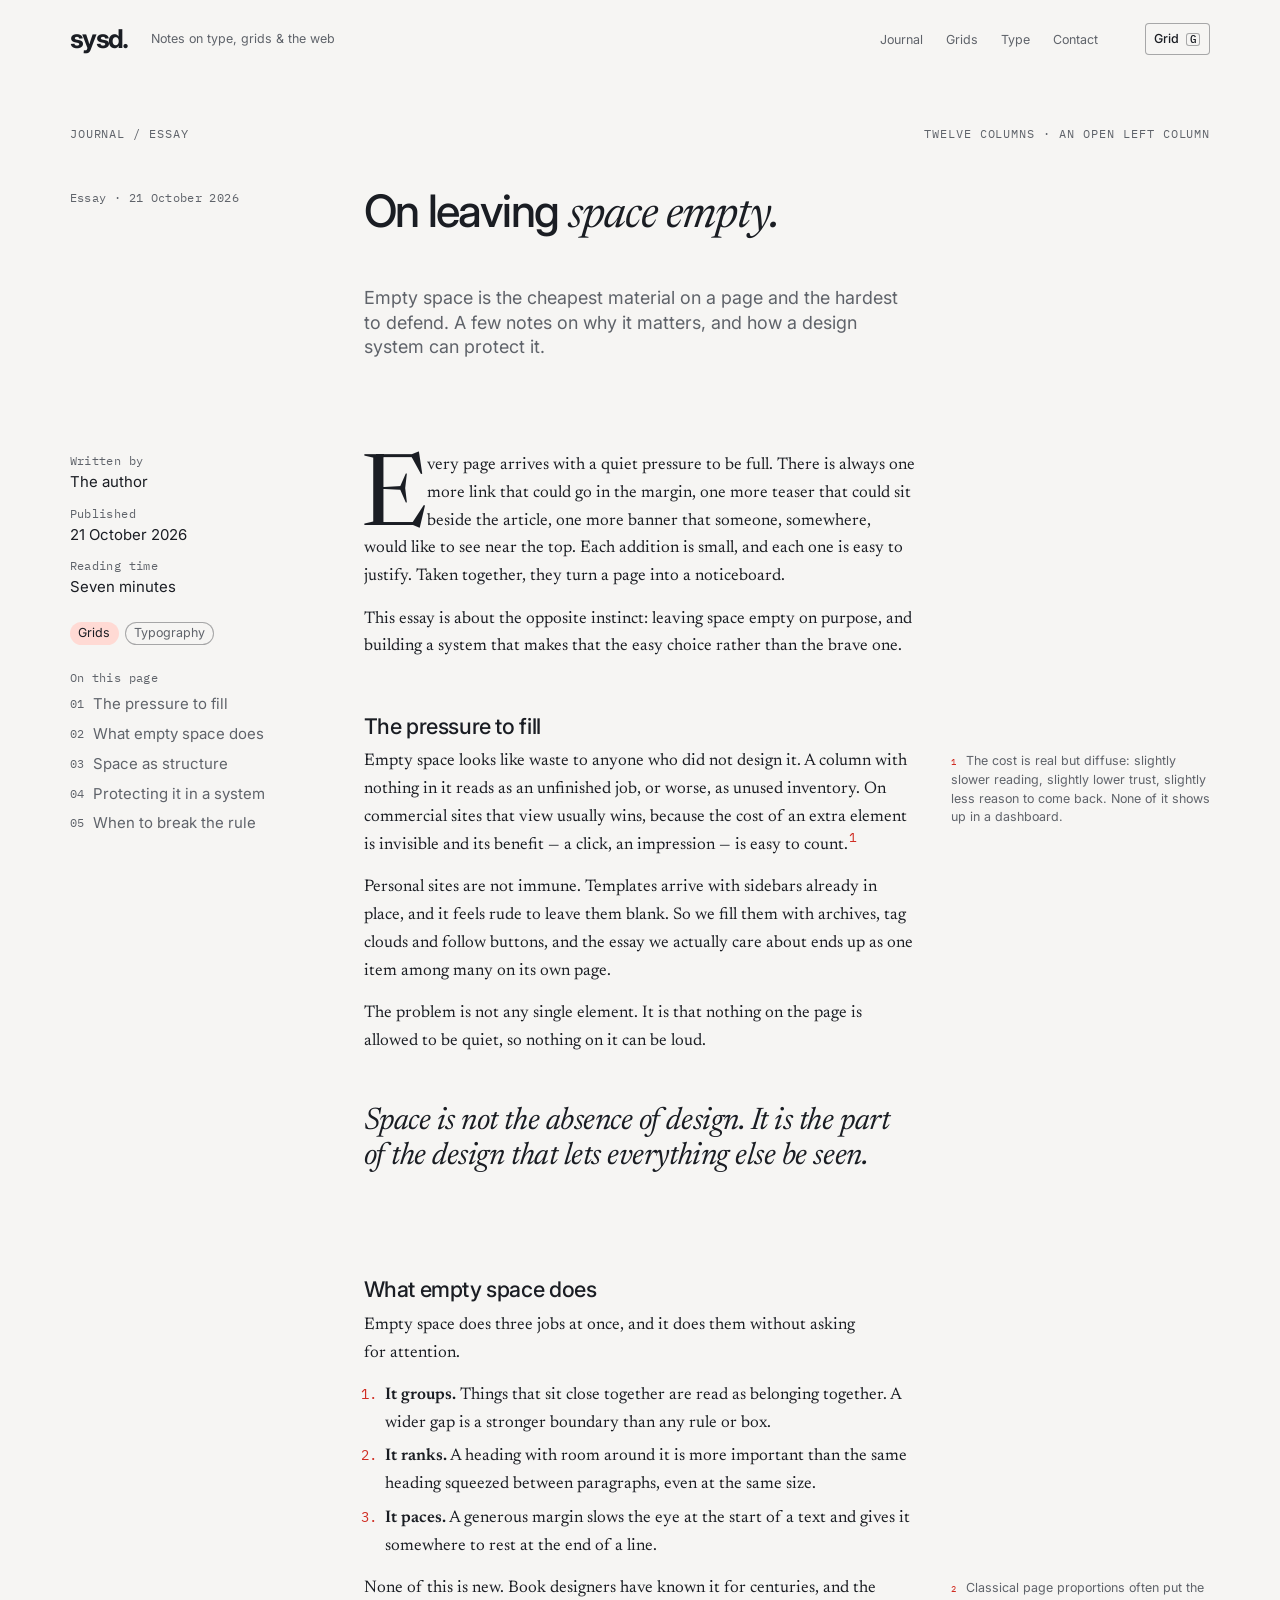
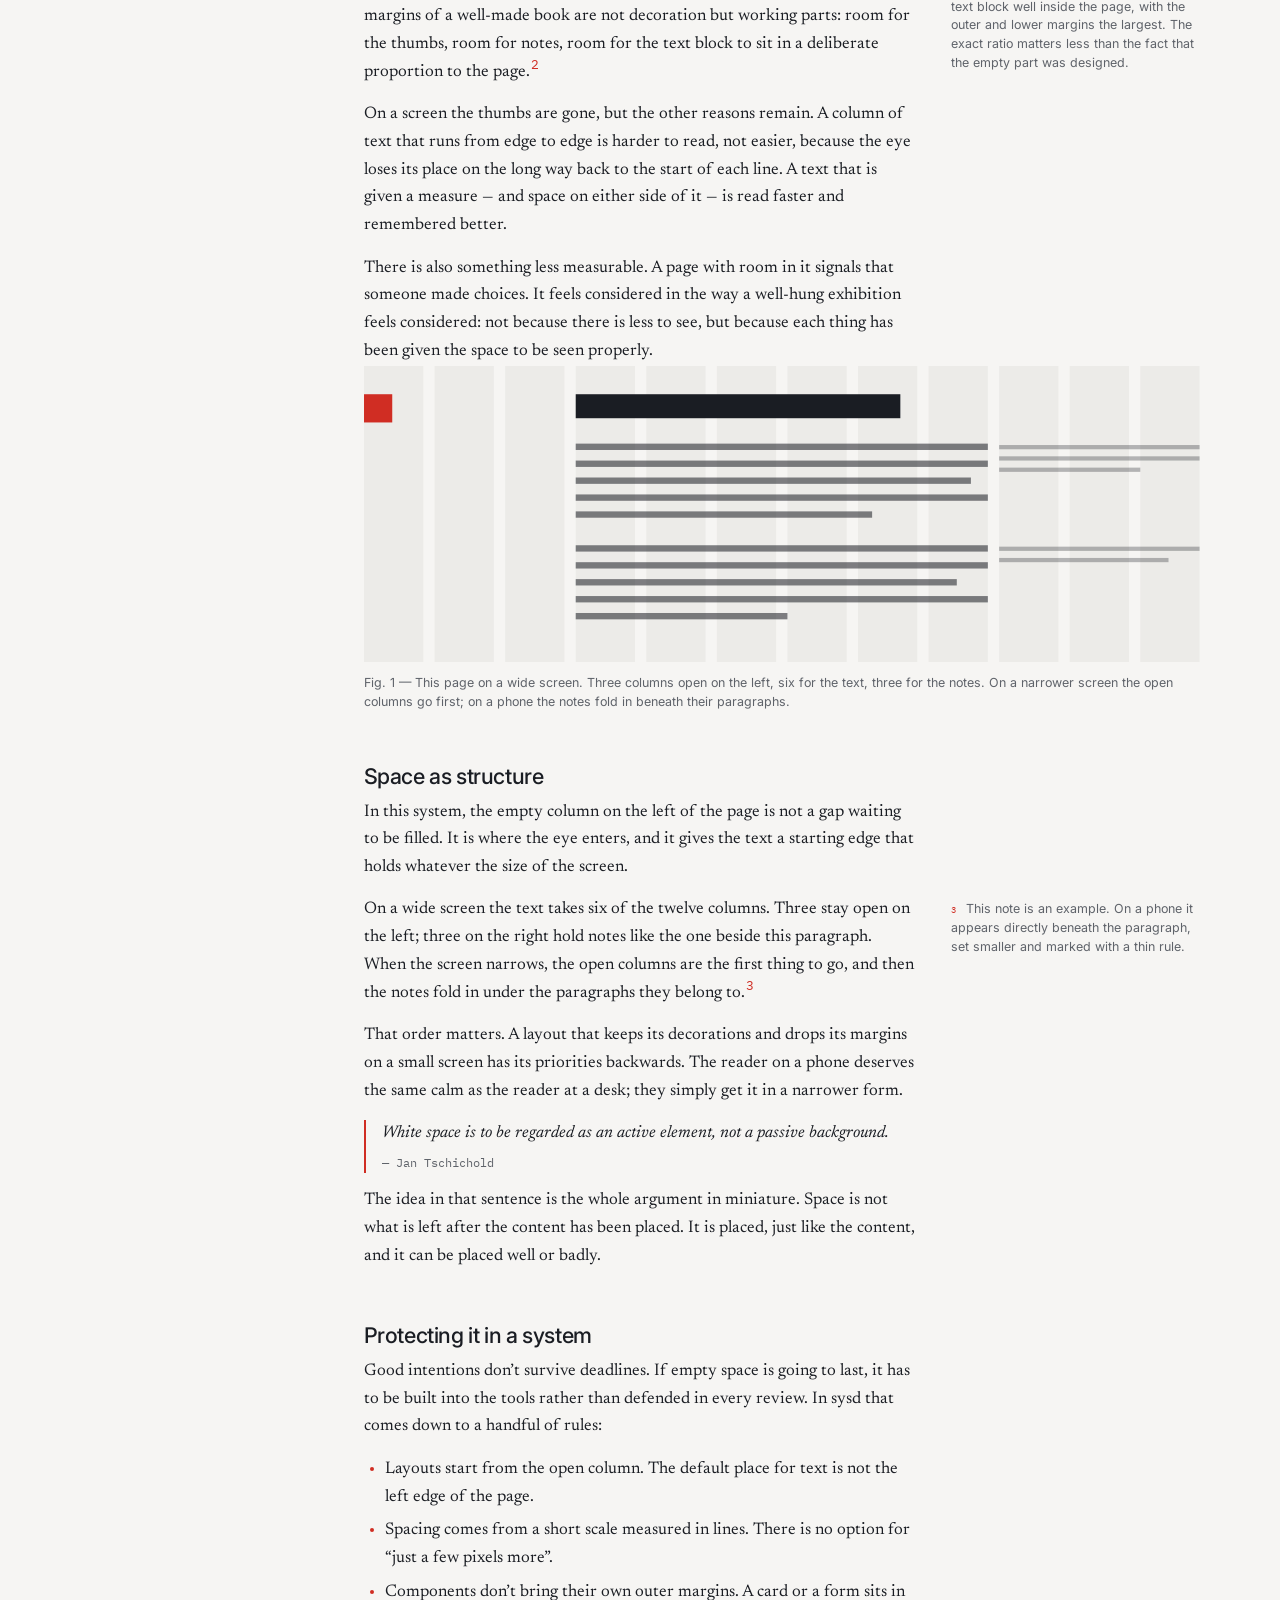
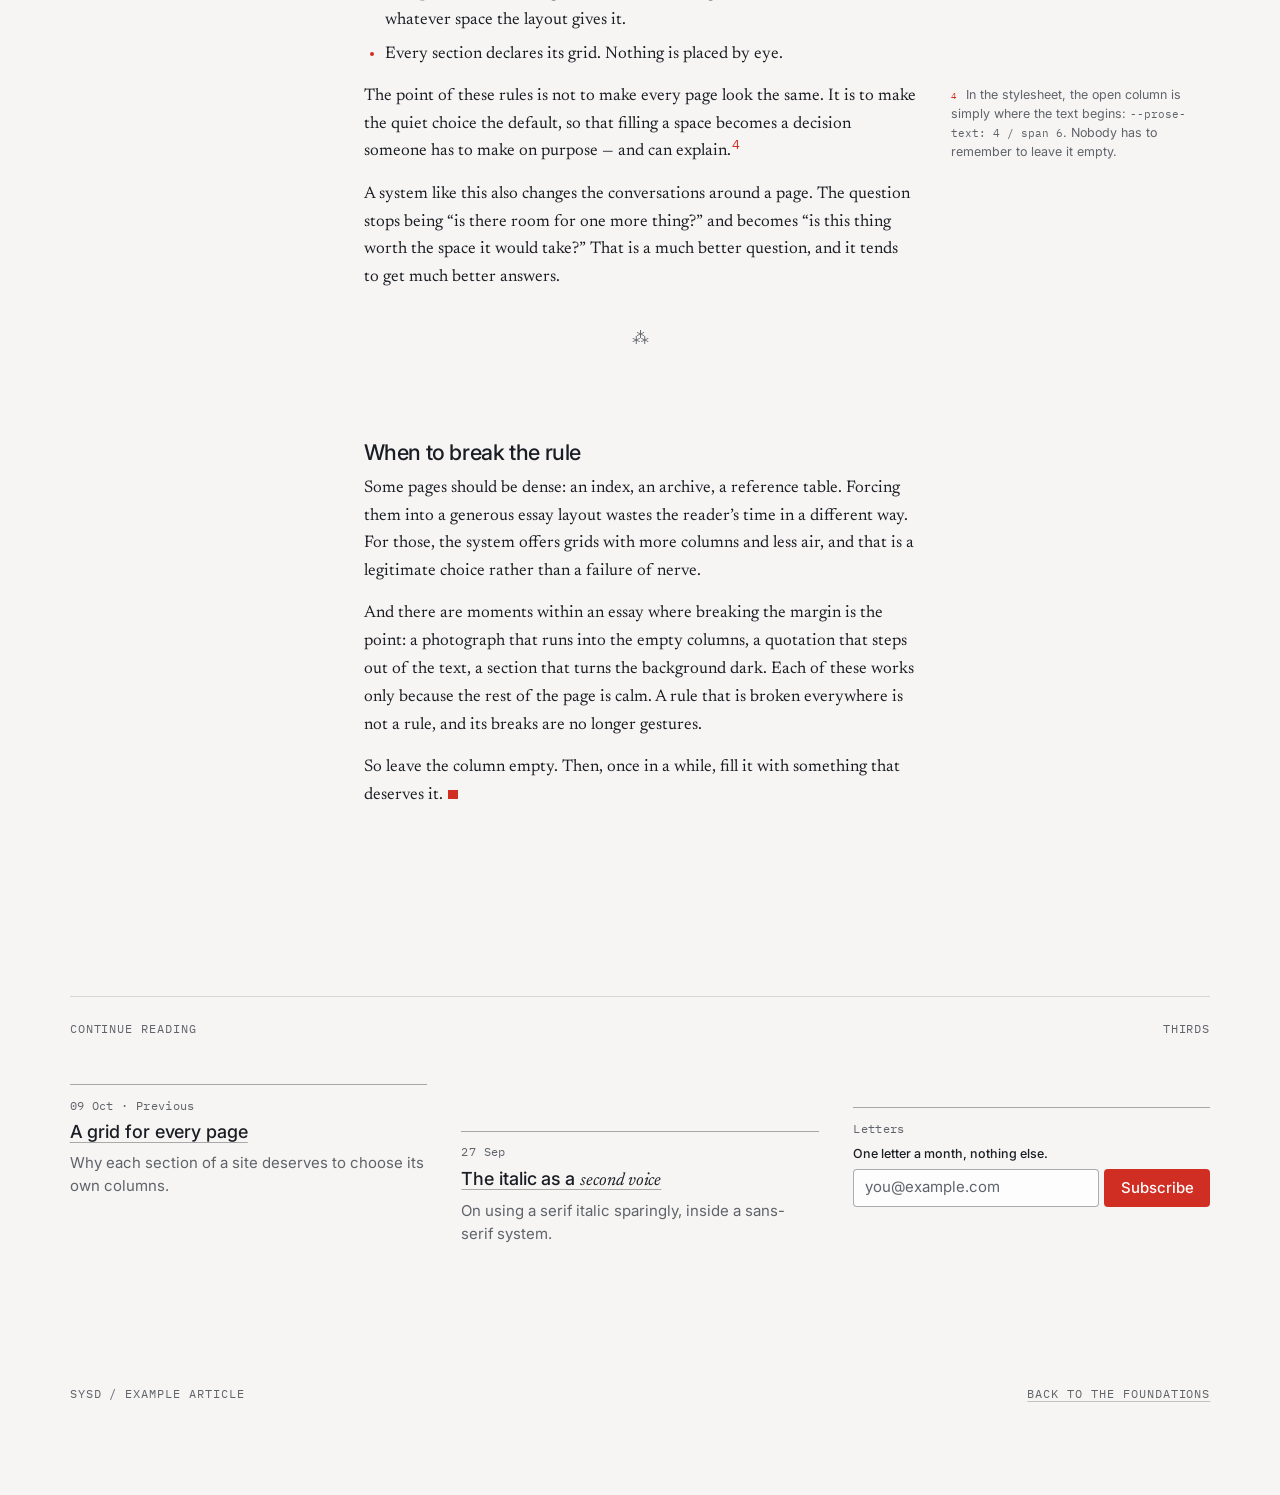
<file: prototype/article.html>
<!doctype html>
<html lang="en">
<head>
  <meta charset="utf-8">
  <meta name="viewport" content="width=device-width, initial-scale=1">
  <title>On leaving space empty — sysd</title>
  <meta name="description" content="An example article page for sysd: long-form text with an open left column and notes in the margin.">
  <link rel="preconnect" href="https://fonts.googleapis.com">
  <link rel="preconnect" href="https://fonts.gstatic.com" crossorigin>
  <link rel="stylesheet" href="https://fonts.googleapis.com/css2?family=Inter:ital,opsz,wght@0,14..32,100..900;1,14..32,100..900&family=Newsreader:ital,opsz,wght@0,6..72,200..800;1,6..72,200..800&family=IBM+Plex+Mono:wght@400;500&display=swap">
  <link rel="stylesheet" href="sysd.css">
  <link rel="stylesheet" href="prototype.css">
  <script src="prototype.js" defer></script>
</head>
<body>

<header class="site-header">
  <a class="wordmark" href="index.html" id="top">sysd.</a>
  <span class="sysd-label site-header__caption">Notes on type, grids &amp; the web</span>
  <nav class="site-nav" aria-label="Site">
    <a href="index.html">Journal</a>
    <a href="index.html#grids">Grids</a>
    <a href="index.html#type">Type</a>
    <a href="index.html#forms">Contact</a>
  </nav>
  <div class="sysd-actions site-tools">
    <button class="sysd-button sysd-button--outline sysd-button--small" type="button" data-grid-toggle aria-pressed="false">Grid <kbd>G</kbd></button>
  </div>
</header>

<main>
  <article class="sysd-section article" aria-labelledby="article-title">
    <div class="sysd-meta"><span>Journal / Essay</span><span>Twelve columns · An open left column</span></div>

    <!-- Title -->
    <div class="sysd-grid sysd-grid--12 article__head">
      <p class="sysd-index" style="--span-lg: 3">Essay · 21 October 2026</p>
      <h1 class="sysd-step-6" id="article-title" style="--at-lg: 4; --span-lg: 8">On leaving <em>space empty.</em></h1>
      <p class="sysd-lead" style="--span-md: 6; --at-lg: 4; --span-lg: 6">Empty space is the cheapest material on a page and the hardest to defend. A few notes on why it matters, and how a design system can protect it.</p>
    </div>

    <!-- Body: the left column holds only the details; the text starts at column four -->
    <div class="sysd-grid sysd-grid--12 article__body">
      <aside class="article__details" style="--span-md: 8; --at-lg: 1; --span-lg: 3" aria-label="About this essay">
        <dl class="details">
          <div><dt class="sysd-index">Written by</dt><dd>The author</dd></div>
          <div><dt class="sysd-index">Published</dt><dd><time datetime="2026-10-21">21 October 2026</time></dd></div>
          <div><dt class="sysd-index">Reading time</dt><dd>Seven minutes</dd></div>
        </dl>
        <div class="sysd-tags">
          <a class="sysd-tag sysd-tag--accent" href="index.html#grids">Grids</a>
          <a class="sysd-tag" href="index.html#type">Typography</a>
        </div>
        <nav class="toc" aria-label="On this page">
          <p class="sysd-index">On this page</p>
          <ol role="list">
            <li><a href="#pressure">The pressure to fill</a></li>
            <li><a href="#what-it-does">What empty space does</a></li>
            <li><a href="#structure">Space as structure</a></li>
            <li><a href="#protecting">Protecting it in a system</a></li>
            <li><a href="#breaking">When to break the rule</a></li>
          </ol>
        </nav>
      </aside>

      <div class="sysd-prose article__text" style="--at-lg: 1">
        <p class="sysd-dropcap">Every page arrives with a quiet pressure to be full. There is always one more link that could go in the margin, one more teaser that could sit beside the article, one more banner that someone, somewhere, would like to see near the top. Each addition is small, and each one is easy to justify. Taken together, they turn a page into a noticeboard.</p>
        <p>This essay is about the opposite instinct: leaving space empty on purpose, and building a system that makes that the easy choice rather than the brave one.</p>

        <h2 id="pressure">The pressure to fill</h2>
        <div class="sysd-annotated">
          <p>Empty space looks like waste to anyone who did not design it. A column with nothing in it reads as an unfinished job, or worse, as unused inventory. On commercial sites that view usually wins, because the cost of an extra element is invisible and its benefit — a click, an impression — is easy to count.<span class="sysd-ref"></span></p>
          <p class="sysd-sidenote">The cost is real but diffuse: slightly slower reading, slightly lower trust, slightly less reason to come back. None of it shows up in a dashboard.</p>
        </div>
        <p>Personal sites are not immune. Templates arrive with sidebars already in place, and it feels rude to leave them blank. So we fill them with archives, tag clouds and follow buttons, and the essay we actually care about ends up as one item among many on its own page.</p>
        <p>The problem is not any single element. It is that nothing on the page is allowed to be quiet, so nothing on it can be loud.</p>

        <p class="sysd-pull sysd-wide">Space is not the absence of design. It is the part of the design that lets everything else be seen.</p>

        <h2 id="what-it-does">What empty space does</h2>
        <p>Empty space does three jobs at once, and it does them without asking for attention.</p>
        <ol>
          <li><strong>It groups.</strong> Things that sit close together are read as belonging together. A wider gap is a stronger boundary than any rule or box.</li>
          <li><strong>It ranks.</strong> A heading with room around it is more important than the same heading squeezed between paragraphs, even at the same size.</li>
          <li><strong>It paces.</strong> A generous margin slows the eye at the start of a text and gives it somewhere to rest at the end of a line.</li>
        </ol>
        <div class="sysd-annotated">
          <p>None of this is new. Book designers have known it for centuries, and the margins of a well-made book are not decoration but working parts: room for the thumbs, room for notes, room for the text block to sit in a deliberate proportion to the page.<span class="sysd-ref"></span></p>
          <p class="sysd-sidenote">Classical page proportions often put the text block well inside the page, with the outer and lower margins the largest. The exact ratio matters less than the fact that the empty part was designed.</p>
        </div>
        <p>On a screen the thumbs are gone, but the other reasons remain. A column of text that runs from edge to edge is harder to read, not easier, because the eye loses its place on the long way back to the start of each line. A text that is given a measure — and space on either side of it — is read faster and remembered better.</p>
        <p>There is also something less measurable. A page with room in it signals that someone made choices. It feels considered in the way a well-hung exhibition feels considered: not because there is less to see, but because each thing has been given the space to be seen properly.</p>

        <figure class="sysd-wide article__figure">
          <svg viewBox="0 0 1200 420" role="img" aria-label="Diagram of this page: twelve columns, three empty on the left, six holding the text and three holding notes">
            <g class="fig-cols">
              <rect x="0" y="0" width="84" height="420"/><rect x="100" y="0" width="84" height="420"/><rect x="200" y="0" width="84" height="420"/>
              <rect x="300" y="0" width="84" height="420"/><rect x="400" y="0" width="84" height="420"/><rect x="500" y="0" width="84" height="420"/>
              <rect x="600" y="0" width="84" height="420"/><rect x="700" y="0" width="84" height="420"/><rect x="800" y="0" width="84" height="420"/>
              <rect x="900" y="0" width="84" height="420"/><rect x="1000" y="0" width="84" height="420"/><rect x="1100" y="0" width="84" height="420"/>
            </g>
            <rect class="fig-accent" x="0" y="40" width="40" height="40"/>
            <rect class="fig-ink" x="300" y="40" width="460" height="34"/>
            <g class="fig-text">
              <rect x="300" y="110" width="584" height="9"/><rect x="300" y="134" width="584" height="9"/><rect x="300" y="158" width="560" height="9"/>
              <rect x="300" y="182" width="584" height="9"/><rect x="300" y="206" width="420" height="9"/>
              <rect x="300" y="254" width="584" height="9"/><rect x="300" y="278" width="584" height="9"/><rect x="300" y="302" width="540" height="9"/>
              <rect x="300" y="326" width="584" height="9"/><rect x="300" y="350" width="300" height="9"/>
            </g>
            <g class="fig-note">
              <rect x="900" y="112" width="284" height="6"/><rect x="900" y="128" width="284" height="6"/><rect x="900" y="144" width="200" height="6"/>
              <rect x="900" y="256" width="284" height="6"/><rect x="900" y="272" width="240" height="6"/>
            </g>
          </svg>
          <figcaption>Fig. 1 — This page on a wide screen. Three columns open on the left, six for the text, three for the notes. On a narrower screen the open columns go first; on a phone the notes fold in beneath their paragraphs.</figcaption>
        </figure>

        <h2 id="structure">Space as structure</h2>
        <p>In this system, the empty column on the left of the page is not a gap waiting to be filled. It is where the eye enters, and it gives the text a starting edge that holds whatever the size of the screen.</p>
        <div class="sysd-annotated">
          <p>On a wide screen the text takes six of the twelve columns. Three stay open on the left; three on the right hold notes like the one beside this paragraph. When the screen narrows, the open columns are the first thing to go, and then the notes fold in under the paragraphs they belong to.<span class="sysd-ref"></span></p>
          <p class="sysd-sidenote">This note is an example. On a phone it appears directly beneath the paragraph, set smaller and marked with a thin rule.</p>
        </div>
        <p>That order matters. A layout that keeps its decorations and drops its margins on a small screen has its priorities backwards. The reader on a phone deserves the same calm as the reader at a desk; they simply get it in a narrower form.</p>
        <blockquote>
          <p>White space is to be regarded as an active element, not a passive background.</p>
          <footer>— Jan Tschichold</footer>
        </blockquote>
        <p>The idea in that sentence is the whole argument in miniature. Space is not what is left after the content has been placed. It is placed, just like the content, and it can be placed well or badly.</p>

        <h2 id="protecting">Protecting it in a system</h2>
        <p>Good intentions don’t survive deadlines. If empty space is going to last, it has to be built into the tools rather than defended in every review. In sysd that comes down to a handful of rules:</p>
        <ul>
          <li>Layouts start from the open column. The default place for text is not the left edge of the page.</li>
          <li>Spacing comes from a short scale measured in lines. There is no option for “just a few pixels more”.</li>
          <li>Components don’t bring their own outer margins. A card or a form sits in whatever space the layout gives it.</li>
          <li>Every section declares its grid. Nothing is placed by eye.</li>
        </ul>
        <div class="sysd-annotated">
          <p>The point of these rules is not to make every page look the same. It is to make the quiet choice the default, so that filling a space becomes a decision someone has to make on purpose — and can explain.<span class="sysd-ref"></span></p>
          <p class="sysd-sidenote">In the stylesheet, the open column is simply where the text begins: <code>--prose-text: 4 / span 6</code>. Nobody has to remember to leave it empty.</p>
        </div>
        <p>A system like this also changes the conversations around a page. The question stops being “is there room for one more thing?” and becomes “is this thing worth the space it would take?” That is a much better question, and it tends to get much better answers.</p>

        <hr>

        <h2 id="breaking">When to break the rule</h2>
        <p>Some pages should be dense: an index, an archive, a reference table. Forcing them into a generous essay layout wastes the reader’s time in a different way. For those, the system offers grids with more columns and less air, and that is a legitimate choice rather than a failure of nerve.</p>
        <p>And there are moments within an essay where breaking the margin is the point: a photograph that runs into the empty columns, a quotation that steps out of the text, a section that turns the background dark. Each of these works only because the rest of the page is calm. A rule that is broken everywhere is not a rule, and its breaks are no longer gestures.</p>
        <p class="sysd-end">So leave the column empty. Then, once in a while, fill it with something that deserves it.</p>
      </div>
    </div>
  </article>

  <!-- Continue reading -->
  <section class="sysd-section" aria-labelledby="more-title">
    <div class="sysd-meta"><span id="more-title">Continue reading</span><span>Thirds</span></div>
    <div class="sysd-grid sysd-grid--thirds">
      <article class="sysd-card">
        <p class="sysd-index">09 Oct · Previous</p>
        <h3><a href="index.html#grids">A grid for every page</a></h3>
        <p class="sysd-muted">Why each section of a site deserves to choose its own columns.</p>
      </article>
      <article class="sysd-card" style="--drop: 2">
        <p class="sysd-index">27 Sep</p>
        <h3><a href="index.html#type">The italic as a <em>second voice</em></a></h3>
        <p class="sysd-muted">On using a serif italic sparingly, inside a sans-serif system.</p>
      </article>
      <form class="sysd-card sysd-field" style="--drop: 1" onsubmit="return false">
        <p class="sysd-index">Letters</p>
        <label class="sysd-field__label" for="article-email">One letter a month, nothing else.</label>
        <div class="sysd-inline">
          <input class="sysd-input" id="article-email" type="email" placeholder="you@example.com" autocomplete="email">
          <button class="sysd-button sysd-button--accent" type="submit">Subscribe</button>
        </div>
      </form>
    </div>
  </section>
</main>

<footer class="sysd-section site-footer">
  <div class="sysd-meta"><span>sysd / Example article</span><span><a href="index.html">Back to the foundations</a></span></div>
</footer>

</body>
</html>
</file>
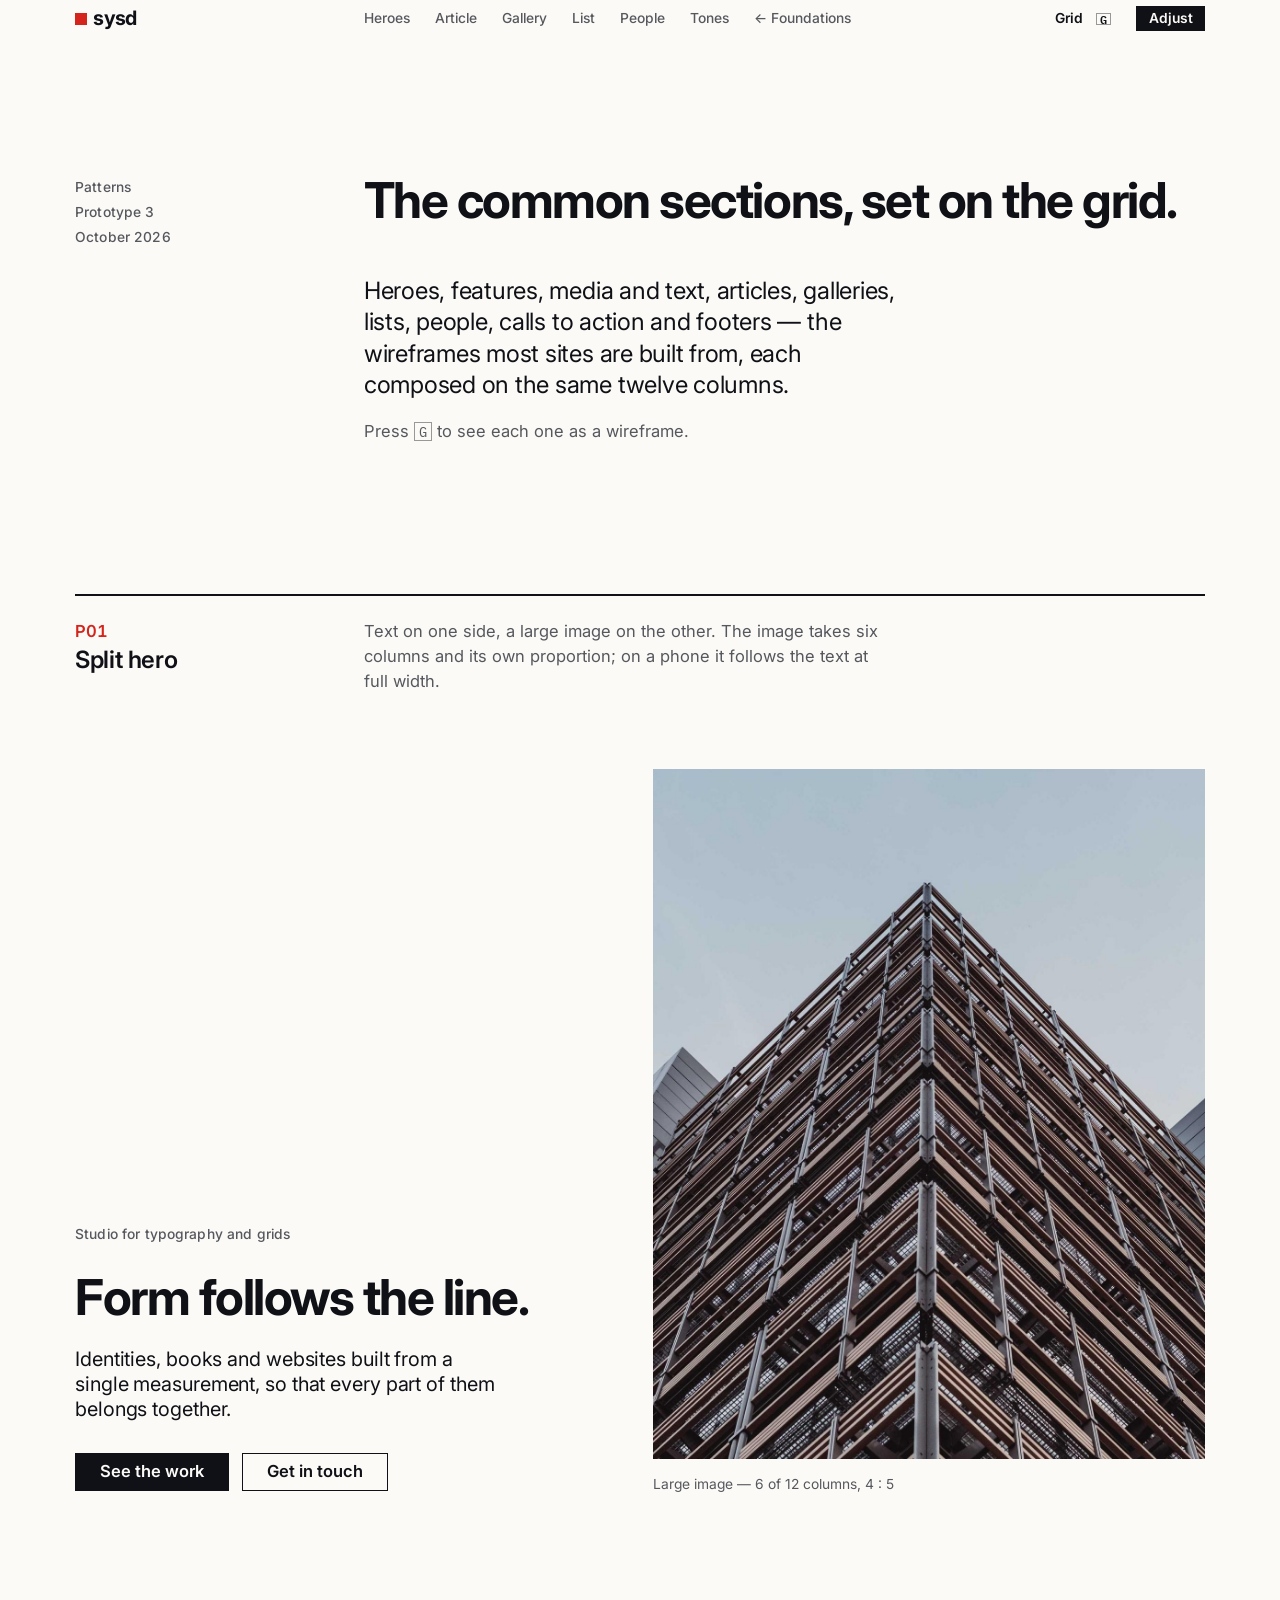
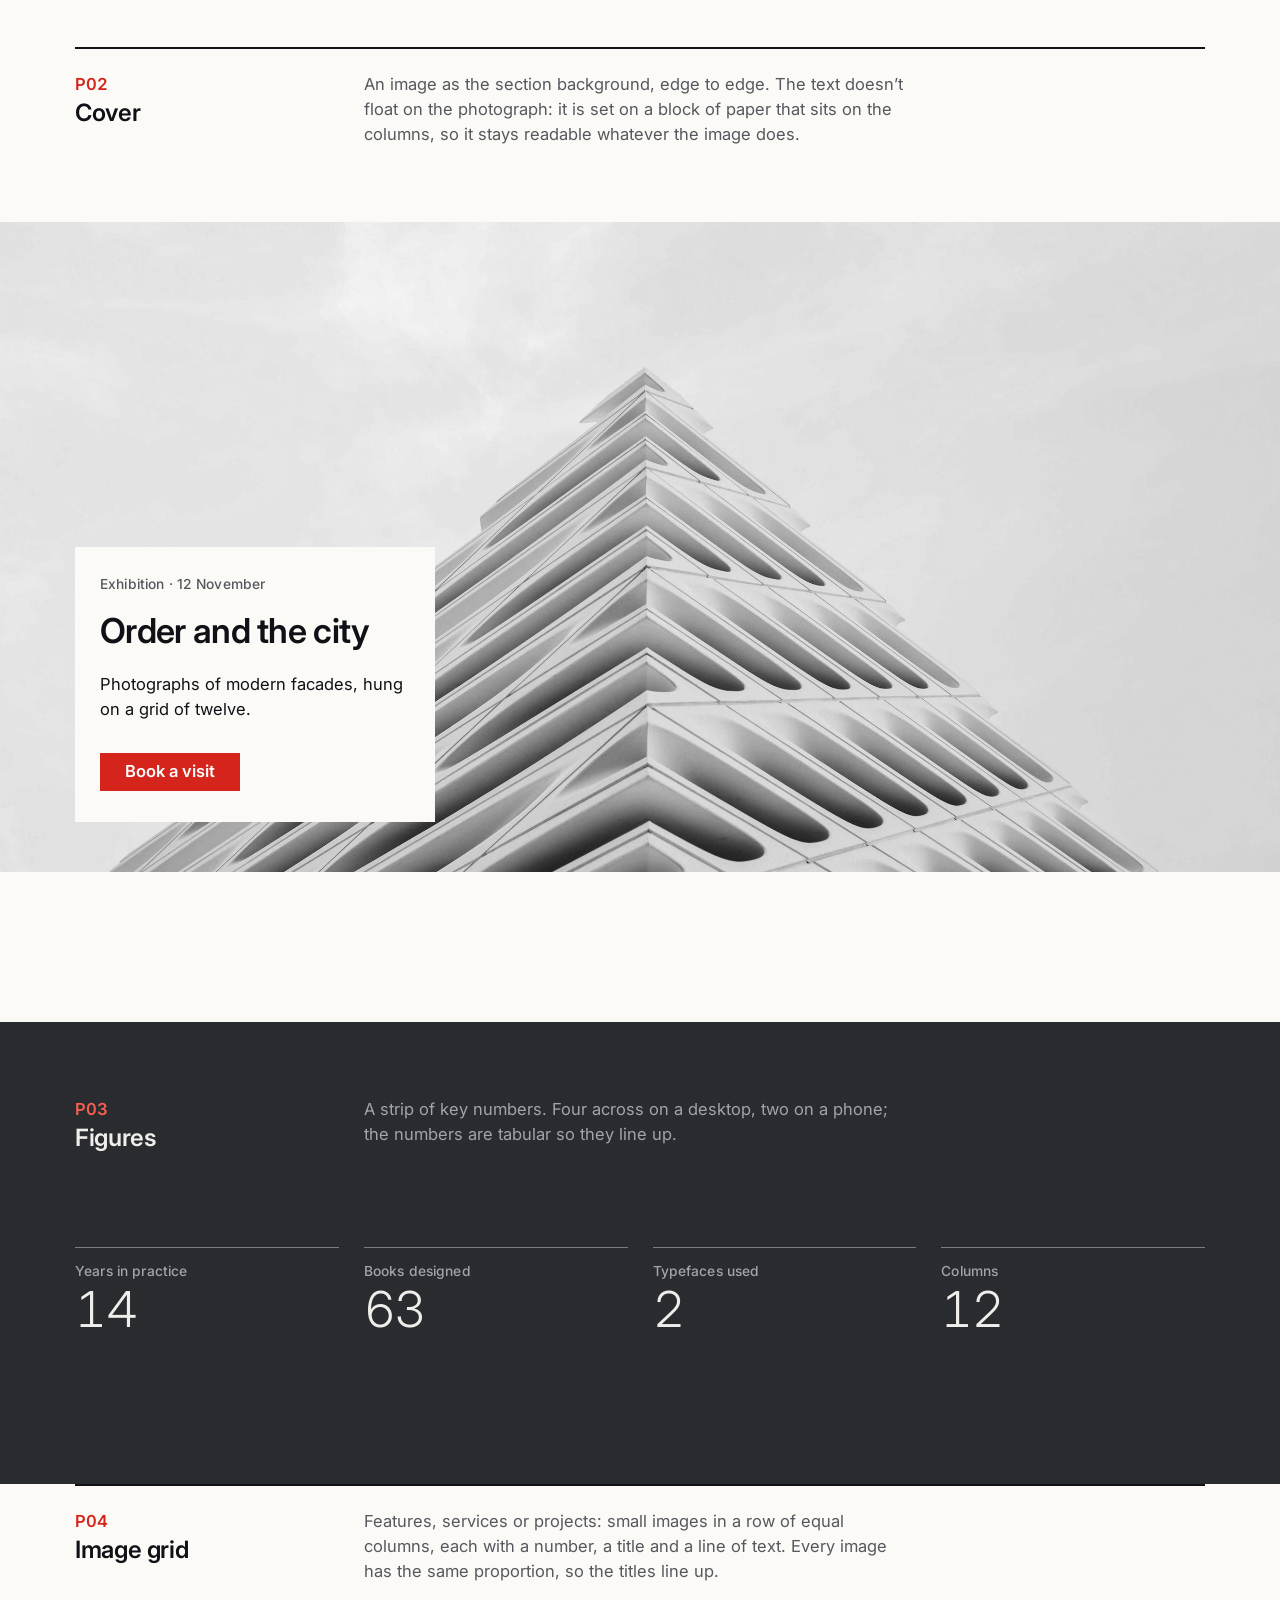
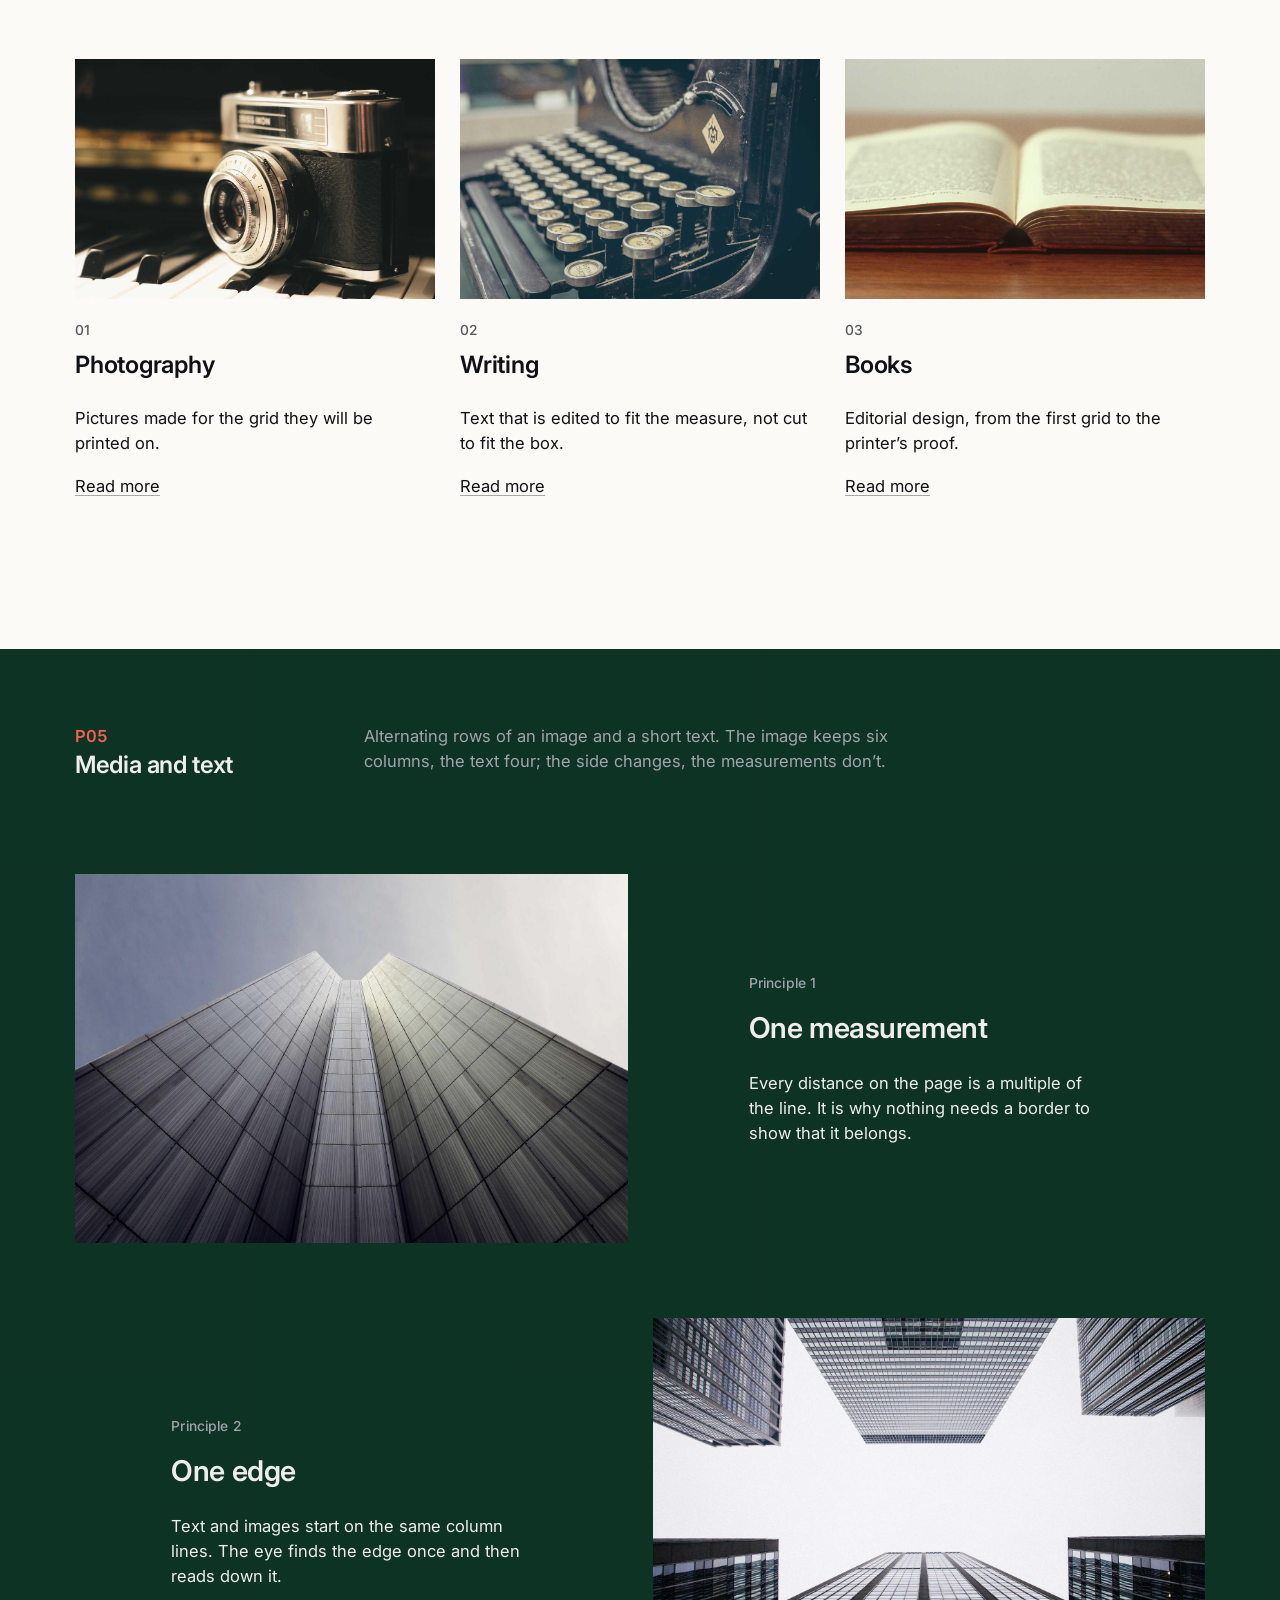
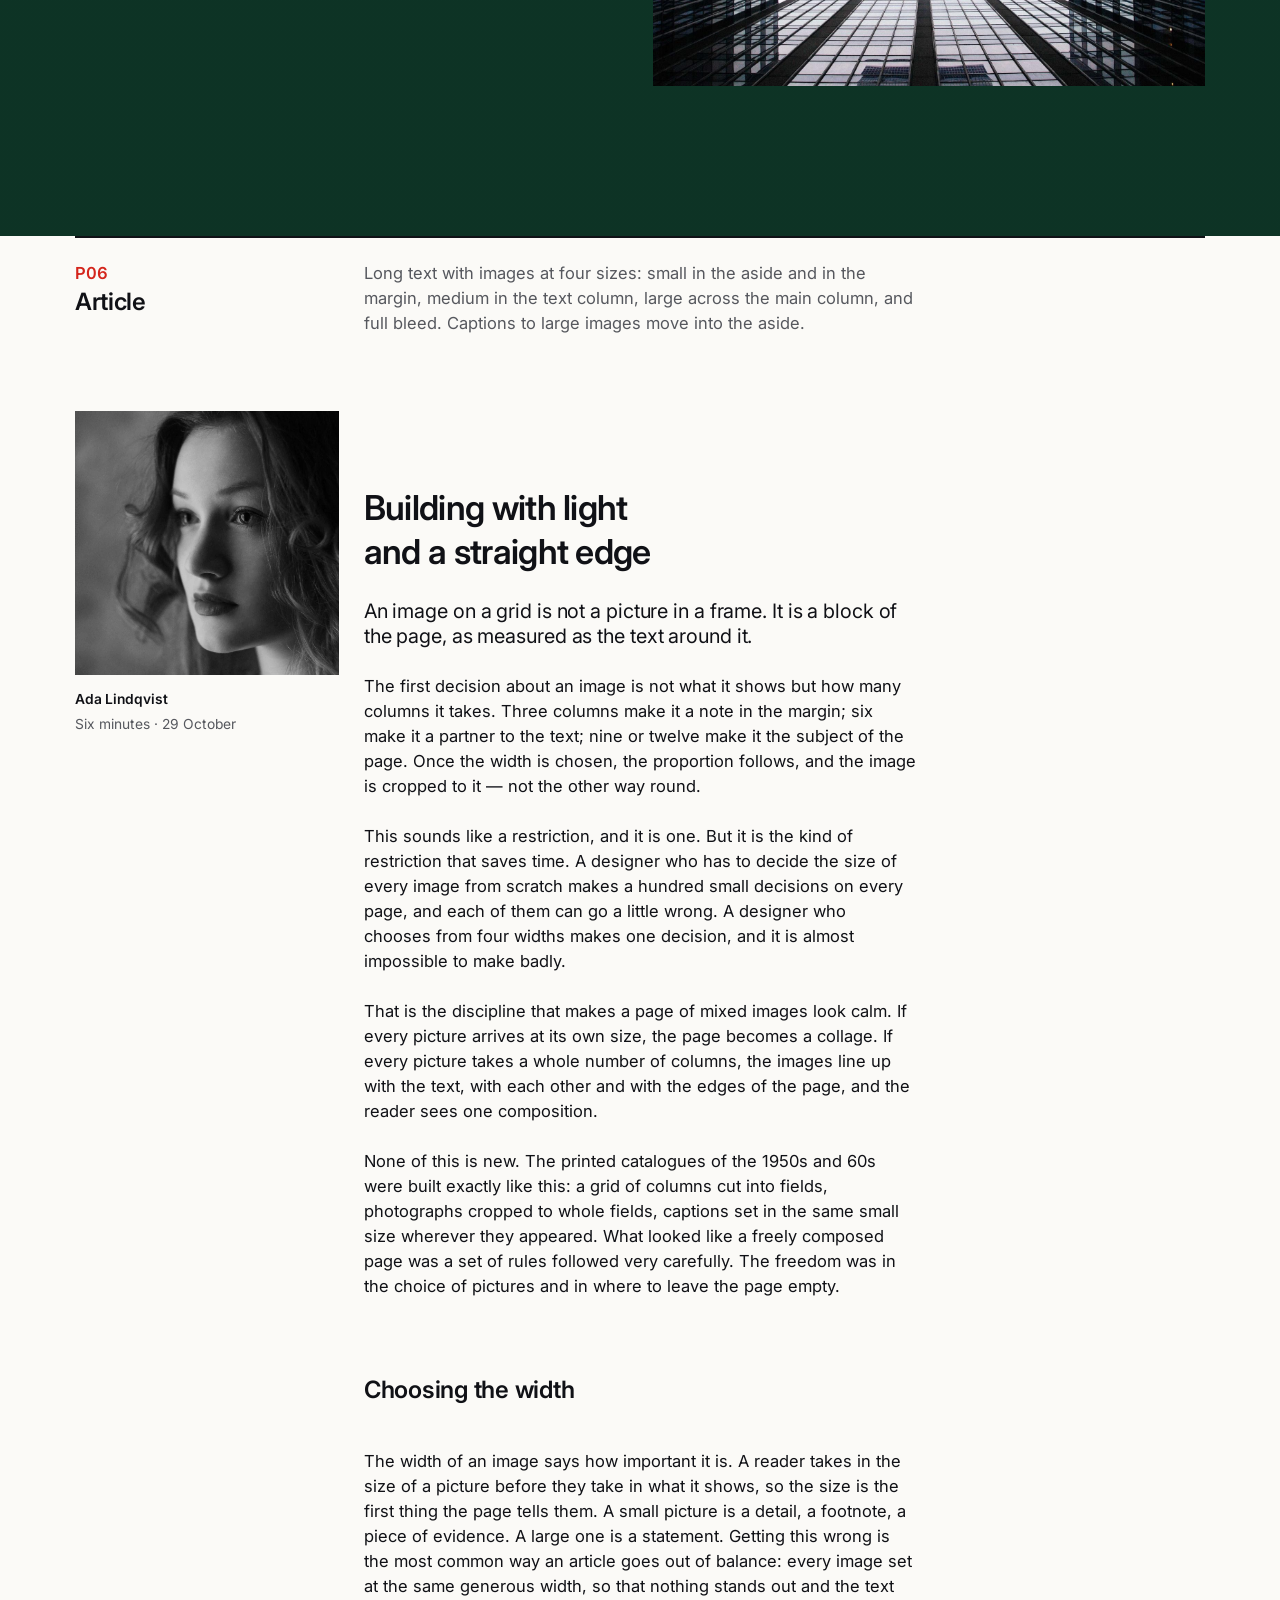
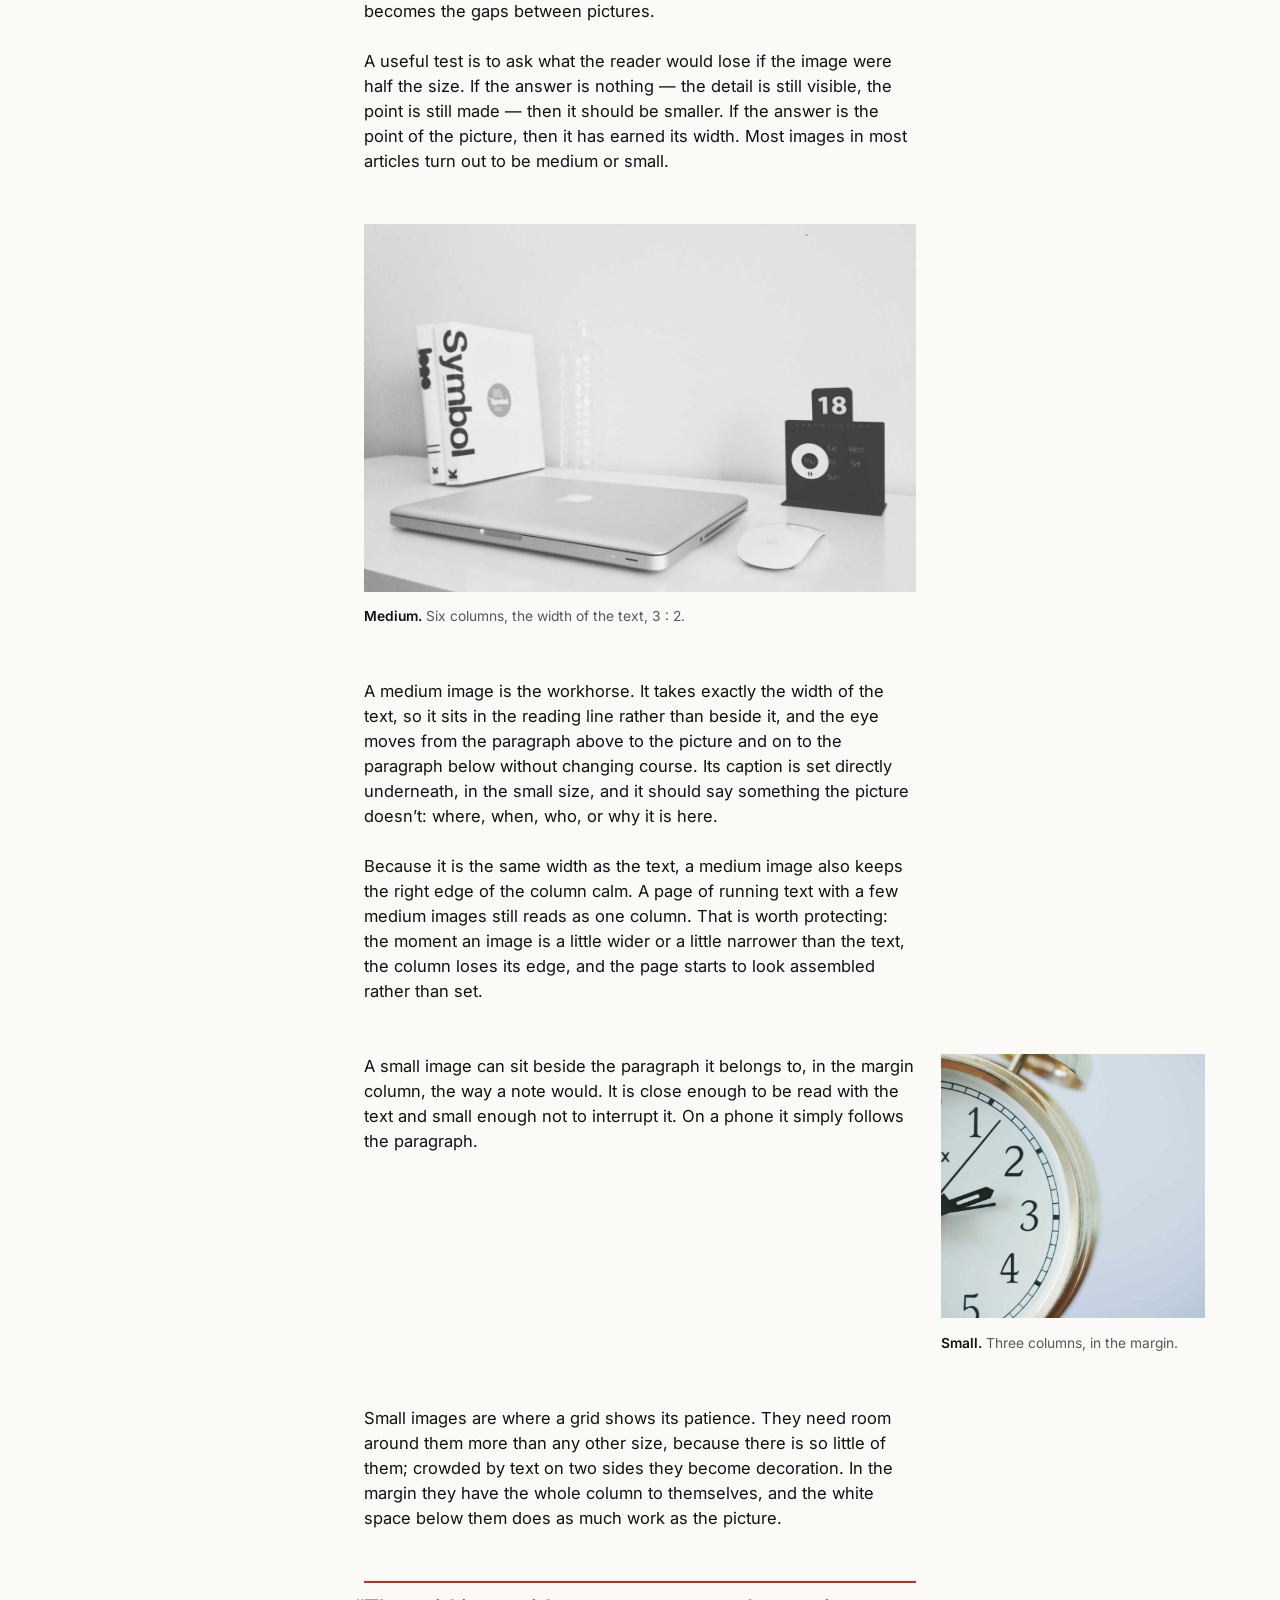
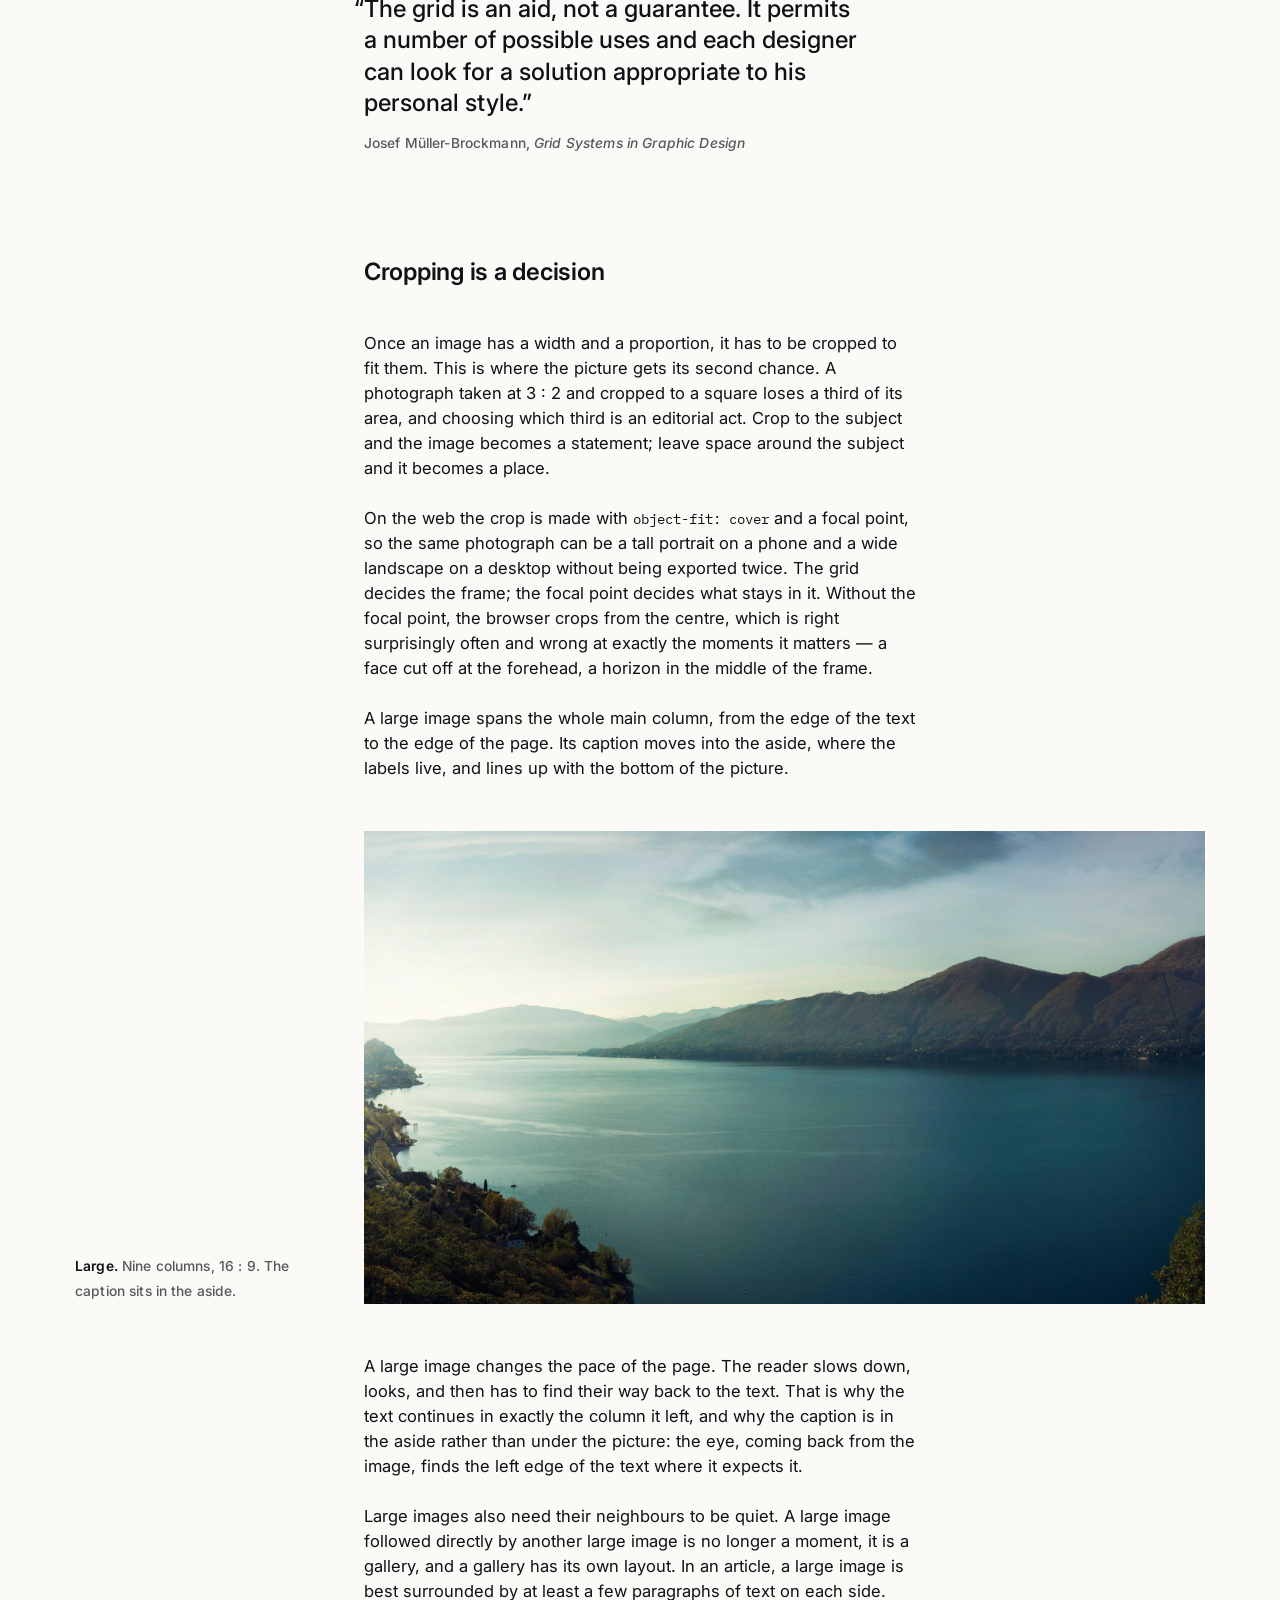
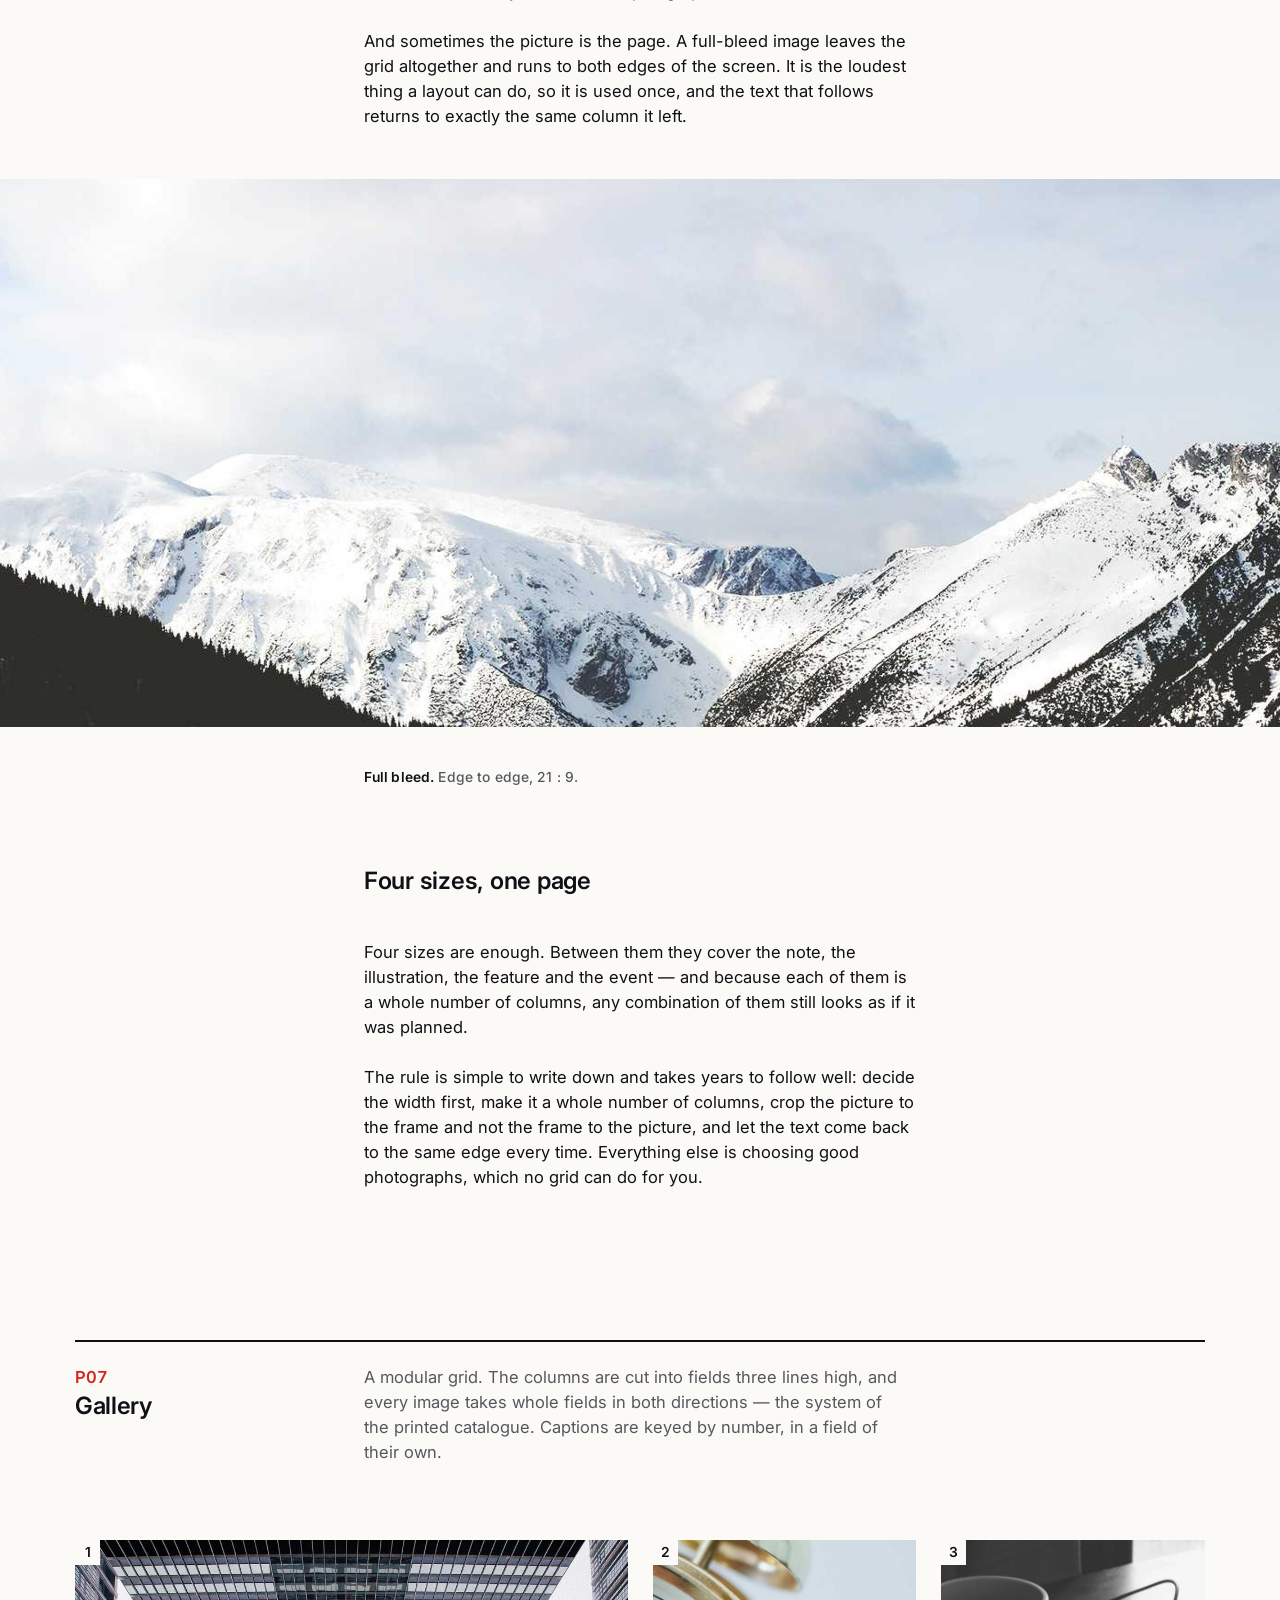
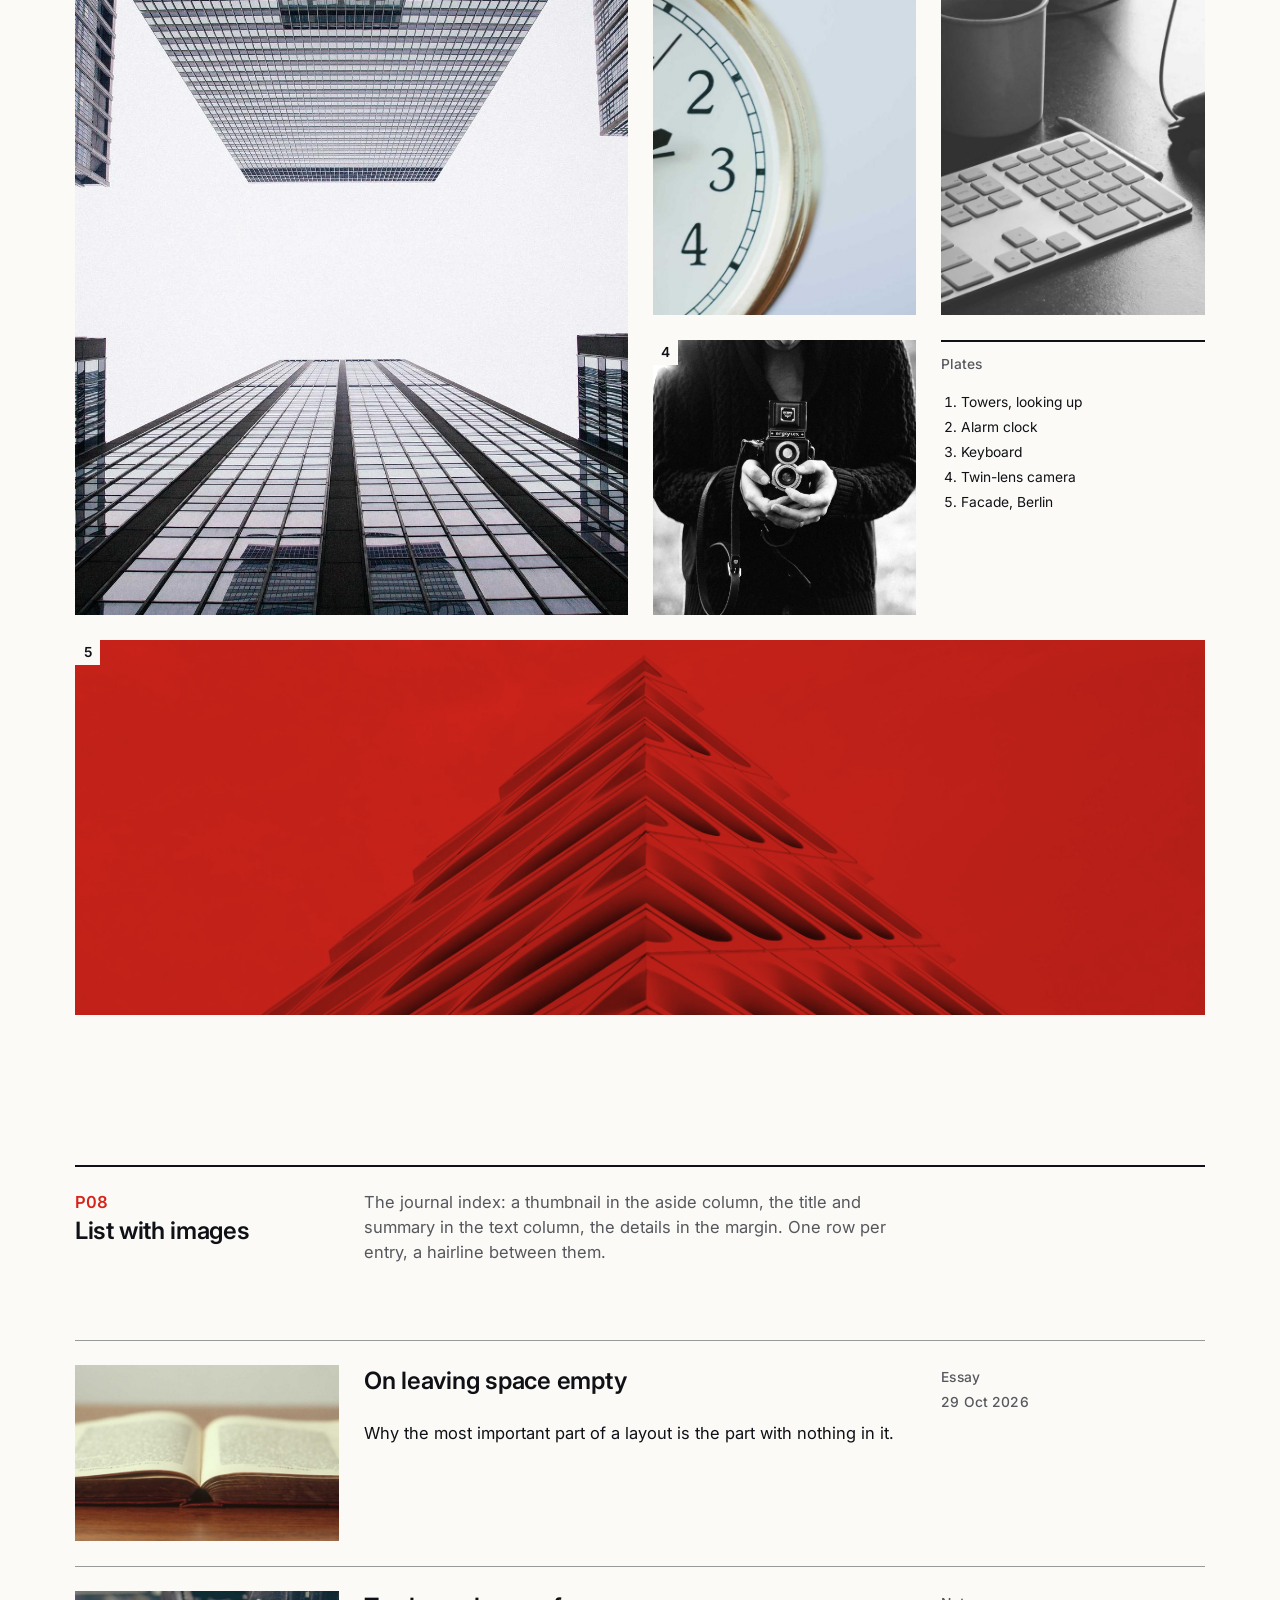
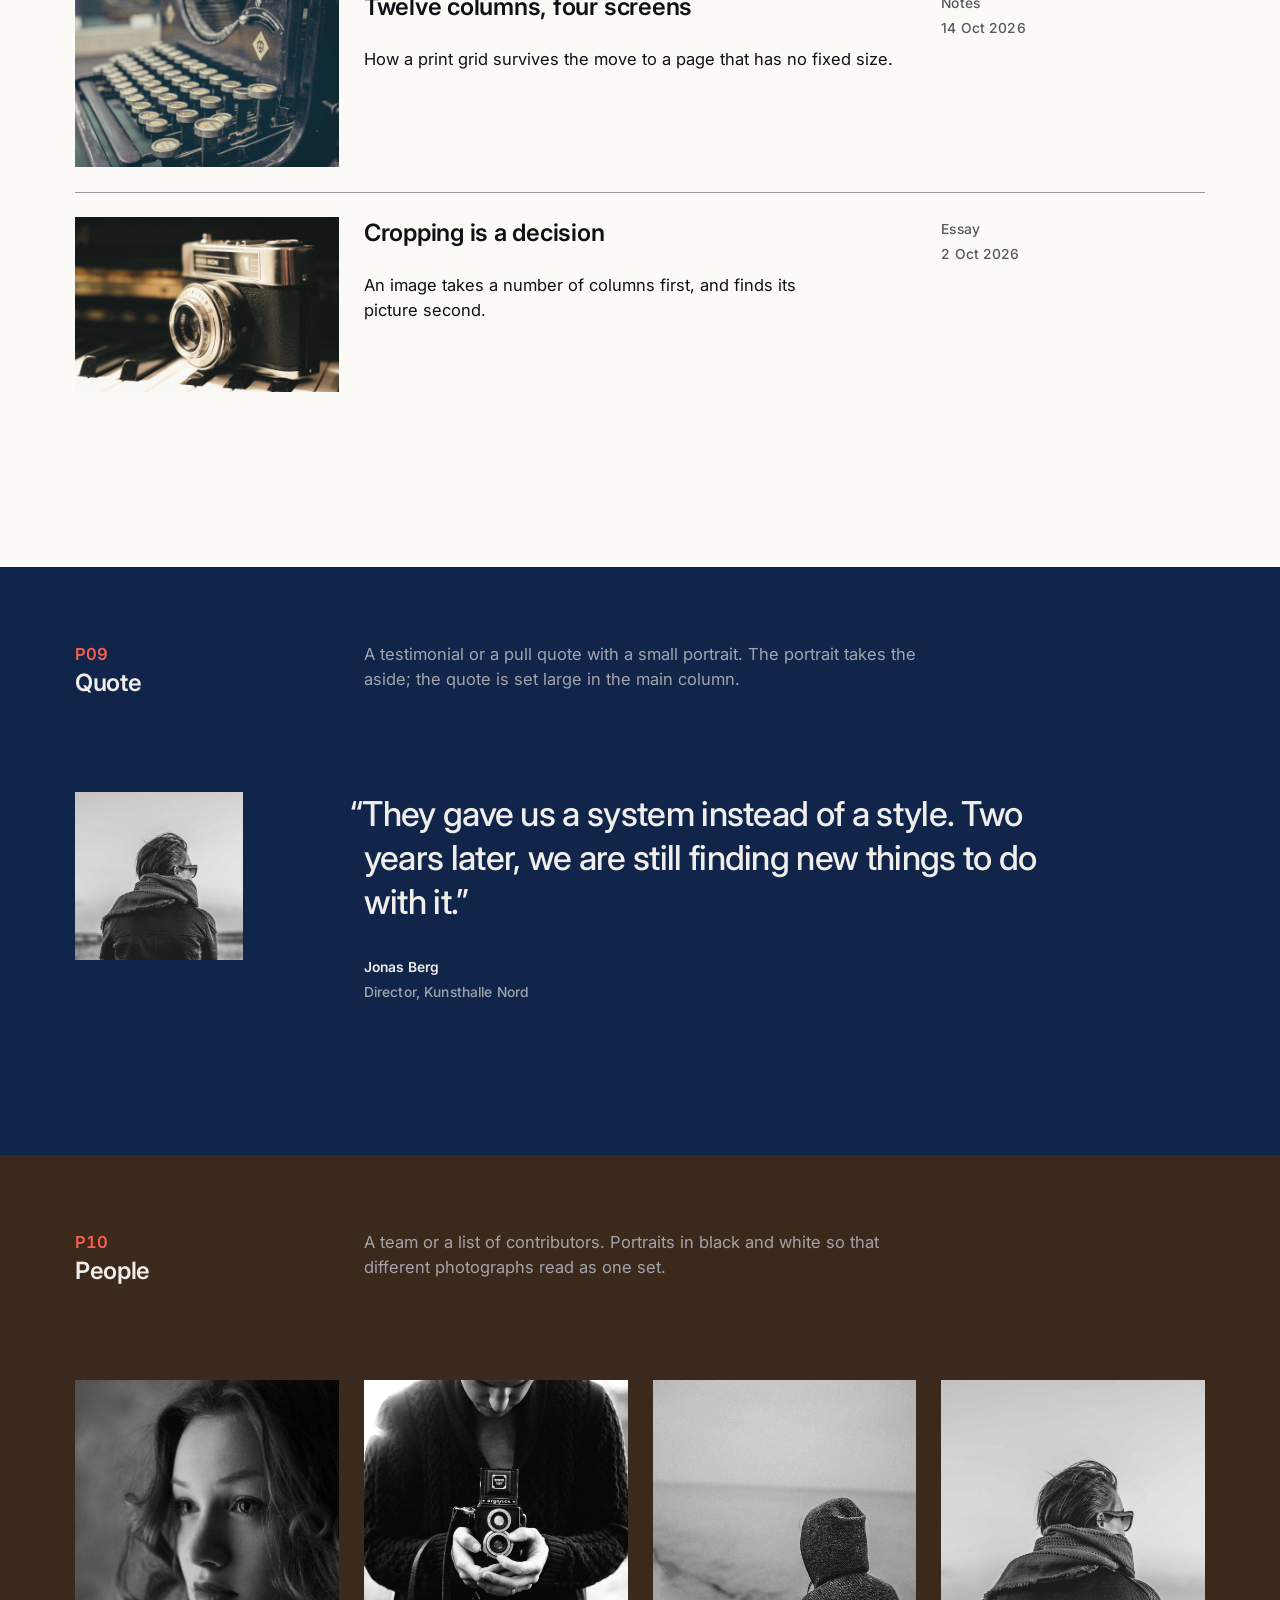
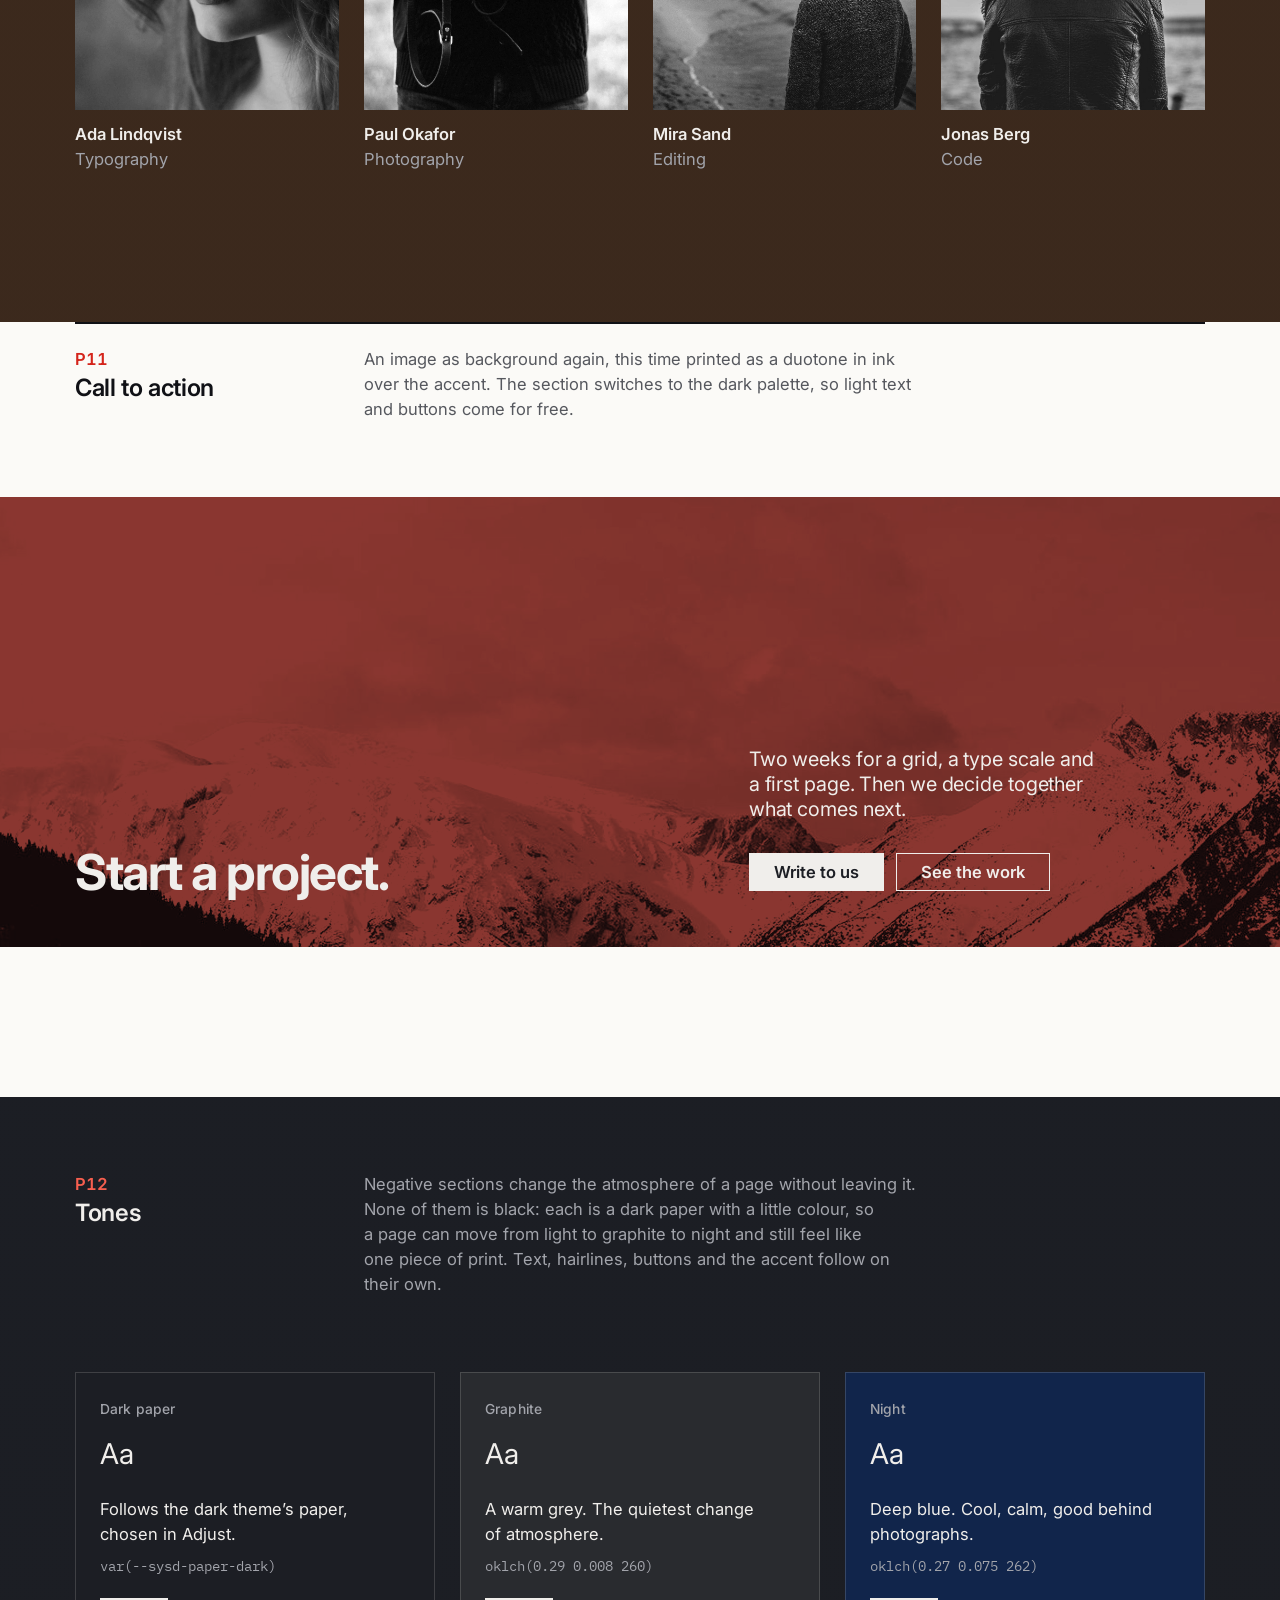
<file: prototype/v3/patterns.html>
<!doctype html>
<html lang="en">
<head>
  <meta charset="utf-8">
  <meta name="viewport" content="width=device-width, initial-scale=1">
  <title>sysd — patterns v3</title>
  <meta name="description" content="Common section wireframes for sysd, set on the grid.">
  <link rel="preconnect" href="https://fonts.googleapis.com">
  <link rel="preconnect" href="https://fonts.gstatic.com" crossorigin>
  <link rel="stylesheet" href="https://fonts.googleapis.com/css2?family=Inter:ital,opsz,wght@0,14..32,100..900;1,14..32,100..900&family=Schibsted+Grotesk:ital,wght@0,400..900;1,400..900&family=Instrument+Sans:ital,wght@0,400..700;1,400..700&family=Hanken+Grotesk:ital,wght@0,100..900;1,100..900&family=IBM+Plex+Sans:ital,wght@0,400;0,500;0,600;0,700;1,400&family=IBM+Plex+Mono:wght@400;500&display=swap">
  <link rel="stylesheet" href="sysd.css">
  <link rel="stylesheet" href="prototype.css">
  <script src="prototype.js" defer></script>
</head>
<body>

<header class="site-header sysd-page">
  <a class="wordmark" href="#top" id="top">sysd</a>
  <nav class="site-nav" aria-label="Patterns">
    <a href="#split-hero">Heroes</a>
    <a href="#article">Article</a>
    <a href="#gallery">Gallery</a>
    <a href="#list">List</a>
    <a href="#people">People</a>
    <a href="#tones">Tones</a>
    <a href="index.html">← Foundations</a>
  </nav>
  <div class="site-tools sysd-actions">
    <button class="sysd-button sysd-button--quiet sysd-button--compact" type="button" data-grid-toggle aria-pressed="false">Grid <kbd>G</kbd></button>
    <button class="sysd-button sysd-button--compact" type="button" popovertarget="controls">Adjust</button>
  </div>
</header>

<main class="sysd-page patterns">

  <section class="hero sysd-asym" aria-labelledby="patterns-title">
    <div class="sysd-aside">
      <p class="sysd-label">Patterns<br>Prototype 3<br>October 2026</p>
    </div>
    <div class="sysd-main">
      <h1 class="sysd-step-6 hero__title" id="patterns-title">The common sections, set on the grid.</h1>
      <p class="sysd-step-2 hero__lead sysd-measure">Heroes, features, media and text, articles, galleries, lists, people, calls to action and footers — the wireframes most sites are built from, each composed on the same twelve columns.</p>
      <p class="sysd-measure sysd-muted">Press <kbd>G</kbd> to see each one as a wireframe.</p>
    </div>
  </section>

  <!-- P01 Split hero -->
  <section class="section sysd-asym sysd-rule" id="split-hero" aria-labelledby="split-hero-title">
    <div class="sysd-aside section__head">
      <p class="section__num">P01</p>
      <h2 id="split-hero-title">Split hero</h2>
    </div>
    <div class="sysd-main">
      <p class="sysd-measure sysd-muted">Text on one side, a large image on the other. The image takes six columns and its own proportion; on a phone it follows the text at full width.</p>
    </div>
    <div class="pattern sysd-region split-hero">
      <div class="sysd-span split-hero__text" style="--span-md: 4; --span-lg: 5">
        <p class="sysd-label">Studio for typography and grids</p>
        <h3 class="sysd-step-6">Form follows the line.</h3>
        <p class="sysd-step-1">Identities, books and websites built from a single measurement, so that every part of them belongs together.</p>
        <div class="sysd-actions">
          <a class="sysd-button" href="#features">See the work</a>
          <a class="sysd-button sysd-button--outline" href="#footer-pattern">Get in touch</a>
        </div>
      </div>
      <figure class="sysd-figure sysd-span" style="--start-md: 5; --span-md: 4; --start-lg: 7; --span-lg: 6">
        <div class="sysd-media sysd-media--portrait">
          <img src="img/facade-corner.jpg" width="1200" height="1500" alt="The corner of a brick tower seen from below against a pale sky">
        </div>
        <figcaption>Large image — 6 of 12 columns, 4 : 5</figcaption>
      </figure>
    </div>
  </section>

  <!-- P02 Cover -->
  <section class="section sysd-asym sysd-rule" id="cover" aria-labelledby="cover-title">
    <div class="sysd-aside section__head">
      <p class="section__num">P02</p>
      <h2 id="cover-title">Cover</h2>
    </div>
    <div class="sysd-main">
      <p class="sysd-measure sysd-muted">An image as the section background, edge to edge. The text doesn’t float on the photograph: it is set on a block of paper that sits on the columns, so it stays readable whatever the image does.</p>
    </div>
    <div class="pattern sysd-region sysd-cover" style="--cover-lines: 26">
      <div class="sysd-media sysd-media--mono sysd-cover__image">
        <img src="img/facade-steps.jpg" width="2400" height="1500" alt="" style="--focus: 50% 40%">
      </div>
      <div class="sysd-panel sysd-span" style="--span-md: 5; --span-lg: 4">
        <p class="sysd-label">Exhibition · 12 November</p>
        <h3 class="sysd-step-4">Order and the city</h3>
        <p>Photographs of modern facades, hung on a grid of twelve.</p>
        <div class="sysd-actions"><a class="sysd-button sysd-button--accent" href="#cover">Book a visit</a></div>
      </div>
    </div>
  </section>

  <!-- P03 Figures -->
  <section class="section sysd-asym sysd-negative sysd-negative--graphite sysd-bleed-paper" id="figures" aria-labelledby="figures-title">
    <div class="sysd-aside section__head">
      <p class="section__num">P03</p>
      <h2 id="figures-title">Figures</h2>
    </div>
    <div class="sysd-main">
      <p class="sysd-measure sysd-muted">A strip of key numbers. Four across on a desktop, two on a phone; the numbers are tabular so they line up.</p>
    </div>
    <dl class="pattern sysd-cols figures" style="--sm: 2; --md: 2; --lg: 3">
      <div><dt class="sysd-label">Years in practice</dt><dd class="sysd-step-6 sysd-num">14</dd></div>
      <div><dt class="sysd-label">Books designed</dt><dd class="sysd-step-6 sysd-num">63</dd></div>
      <div><dt class="sysd-label">Typefaces used</dt><dd class="sysd-step-6 sysd-num">2</dd></div>
      <div><dt class="sysd-label">Columns</dt><dd class="sysd-step-6 sysd-num">12</dd></div>
    </dl>
  </section>

  <!-- P04 Features -->
  <section class="section sysd-asym sysd-rule" id="features" aria-labelledby="features-title">
    <div class="sysd-aside section__head">
      <p class="section__num">P04</p>
      <h2 id="features-title">Image grid</h2>
    </div>
    <div class="sysd-main">
      <p class="sysd-measure sysd-muted">Features, services or projects: small images in a row of equal columns, each with a number, a title and a line of text. Every image has the same proportion, so the titles line up.</p>
    </div>
    <div class="pattern sysd-cols" style="--sm: 4; --md: 4; --lg: 4">
      <article class="feature">
        <div class="sysd-media"><img src="img/camera.jpg" width="1200" height="800" loading="lazy" alt="A silver rangefinder camera on a dark table"></div>
        <p class="sysd-label">01</p>
        <h3 class="sysd-step-2">Photography</h3>
        <p>Pictures made for the grid they will be printed on.</p>
        <a href="#features">Read more</a>
      </article>
      <article class="feature">
        <div class="sysd-media"><img src="img/typewriter.jpg" width="1200" height="800" loading="lazy" alt="Close-up of the keys of an old typewriter"></div>
        <p class="sysd-label">02</p>
        <h3 class="sysd-step-2">Writing</h3>
        <p>Text that is edited to fit the measure, not cut to fit the box.</p>
        <a href="#features">Read more</a>
      </article>
      <article class="feature">
        <div class="sysd-media"><img src="img/book.jpg" width="1200" height="800" loading="lazy" alt="An open book lying on a wooden table"></div>
        <p class="sysd-label">03</p>
        <h3 class="sysd-step-2">Books</h3>
        <p>Editorial design, from the first grid to the printer’s proof.</p>
        <a href="#features">Read more</a>
      </article>
    </div>
  </section>

  <!-- P05 Media and text -->
  <section class="section sysd-asym sysd-negative sysd-negative--forest sysd-bleed-paper" id="media-text" aria-labelledby="media-text-title">
    <div class="sysd-aside section__head">
      <p class="section__num">P05</p>
      <h2 id="media-text-title">Media and text</h2>
    </div>
    <div class="sysd-main">
      <p class="sysd-measure sysd-muted">Alternating rows of an image and a short text. The image keeps six columns, the text four; the side changes, the measurements don’t.</p>
    </div>
    <div class="pattern sysd-region media-text">
      <div class="sysd-media sysd-span" style="--span-md: 4; --span-lg: 6"><img src="img/tower.jpg" width="1600" height="1200" loading="lazy" alt="A glass tower rising into a cloudless sky"></div>
      <div class="sysd-span media-text__text" style="--start-md: 5; --span-md: 4; --start-lg: 8; --span-lg: 4">
        <p class="sysd-label">Principle 1</p>
        <h3 class="sysd-step-3">One measurement</h3>
        <p>Every distance on the page is a multiple of the line. It is why nothing needs a border to show that it belongs.</p>
      </div>
      <div class="sysd-span media-text__text" style="--span-md: 4; --start-lg: 2; --span-lg: 4">
        <p class="sysd-label">Principle 2</p>
        <h3 class="sysd-step-3">One edge</h3>
        <p>Text and images start on the same column lines. The eye finds the edge once and then reads down it.</p>
      </div>
      <div class="sysd-media sysd-span" style="--start-md: 5; --span-md: 4; --start-lg: 7; --span-lg: 6"><img src="img/towers.jpg" width="1600" height="1200" loading="lazy" alt="Looking straight up between four office towers"></div>
    </div>
  </section>

  <!-- P06 Article -->
  <section class="section sysd-asym sysd-rule" id="article" aria-labelledby="article-title">
    <div class="sysd-aside section__head">
      <p class="section__num">P06</p>
      <h2 id="article-title">Article</h2>
    </div>
    <div class="sysd-main">
      <p class="sysd-measure sysd-muted">Long text with images at four sizes: small in the aside and in the margin, medium in the text column, large across the main column, and full bleed. Captions to large images move into the aside.</p>
    </div>

    <article class="pattern sysd-region article-demo" aria-label="Example article">
      <div class="sysd-region article-demo__row">
        <aside class="article-demo__aside">
          <figure class="sysd-figure">
            <div class="sysd-media sysd-media--square sysd-media--mono"><img src="img/person-portrait.jpg" width="1000" height="1250" loading="lazy" alt="Portrait of the author" style="--focus: 50% 30%"></div>
            <figcaption><b>Ada Lindqvist</b><br>Six minutes · 29 October</figcaption>
          </figure>
        </aside>
        <div class="article-demo__text sysd-flow">
          <h3 class="sysd-step-4">Building with light and a straight edge</h3>
          <p class="sysd-step-1">An image on a grid is not a picture in a frame. It is a block of the page, as measured as the text around it.</p>
          <p>The first decision about an image is not what it shows but how many columns it takes. Three columns make it a note in the margin; six make it a partner to the text; nine or twelve make it the subject of the page. Once the width is chosen, the proportion follows, and the image is cropped to it — not the other way round.</p>
          <p>This sounds like a restriction, and it is one. But it is the kind of restriction that saves time. A designer who has to decide the size of every image from scratch makes a hundred small decisions on every page, and each of them can go a little wrong. A designer who chooses from four widths makes one decision, and it is almost impossible to make badly.</p>
        </div>
      </div>

      <p>That is the discipline that makes a page of mixed images look calm. If every picture arrives at its own size, the page becomes a collage. If every picture takes a whole number of columns, the images line up with the text, with each other and with the edges of the page, and the reader sees one composition.</p>

      <p>None of this is new. The printed catalogues of the 1950s and 60s were built exactly like this: a grid of columns cut into fields, photographs cropped to whole fields, captions set in the same small size wherever they appeared. What looked like a freely composed page was a set of rules followed very carefully. The freedom was in the choice of pictures and in where to leave the page empty.</p>

      <h4 class="sysd-step-2">Choosing the width</h4>

      <p>The width of an image says how important it is. A reader takes in the size of a picture before they take in what it shows, so the size is the first thing the page tells them. A small picture is a detail, a footnote, a piece of evidence. A large one is a statement. Getting this wrong is the most common way an article goes out of balance: every image set at the same generous width, so that nothing stands out and the text becomes the gaps between pictures.</p>

      <p>A useful test is to ask what the reader would lose if the image were half the size. If the answer is nothing — the detail is still visible, the point is still made — then it should be smaller. If the answer is the point of the picture, then it has earned its width. Most images in most articles turn out to be medium or small.</p>

      <figure class="sysd-figure">
        <div class="sysd-media"><img src="img/desk.jpg" width="1200" height="800" loading="lazy" alt="A white laptop and a book on a white desk"></div>
        <figcaption><b>Medium.</b> Six columns, the width of the text, 3 : 2.</figcaption>
      </figure>

      <p>A medium image is the workhorse. It takes exactly the width of the text, so it sits in the reading line rather than beside it, and the eye moves from the paragraph above to the picture and on to the paragraph below without changing course. Its caption is set directly underneath, in the small size, and it should say something the picture doesn’t: where, when, who, or why it is here.</p>

      <p>Because it is the same width as the text, a medium image also keeps the right edge of the column calm. A page of running text with a few medium images still reads as one column. That is worth protecting: the moment an image is a little wider or a little narrower than the text, the column loses its edge, and the page starts to look assembled rather than set.</p>

      <div class="sysd-region article-demo__row">
        <p class="article-demo__text">A small image can sit beside the paragraph it belongs to, in the margin column, the way a note would. It is close enough to be read with the text and small enough not to interrupt it. On a phone it simply follows the paragraph.</p>
        <figure class="sysd-figure article-demo__margin">
          <div class="sysd-media sysd-media--square"><img src="img/clock.jpg" width="1200" height="800" loading="lazy" alt="An alarm clock against a pale blue wall"></div>
          <figcaption><b>Small.</b> Three columns, in the margin.</figcaption>
        </figure>
      </div>

      <p>Small images are where a grid shows its patience. They need room around them more than any other size, because there is so little of them; crowded by text on two sides they become decoration. In the margin they have the whole column to themselves, and the white space below them does as much work as the picture.</p>

      <blockquote class="article-demo__quote">
        <p>The grid is an aid, not a guarantee. It permits a number of possible uses and each designer can look for a solution appropriate to his personal style.</p>
        <footer class="sysd-label">Josef Müller-Brockmann, <cite>Grid Systems in Graphic Design</cite></footer>
      </blockquote>

      <h4 class="sysd-step-2">Cropping is a decision</h4>

      <p>Once an image has a width and a proportion, it has to be cropped to fit them. This is where the picture gets its second chance. A photograph taken at 3 : 2 and cropped to a square loses a third of its area, and choosing which third is an editorial act. Crop to the subject and the image becomes a statement; leave space around the subject and it becomes a place.</p>

      <p>On the web the crop is made with <code>object-fit: cover</code> and a focal point, so the same photograph can be a tall portrait on a phone and a wide landscape on a desktop without being exported twice. The grid decides the frame; the focal point decides what stays in it. Without the focal point, the browser crops from the centre, which is right surprisingly often and wrong at exactly the moments it matters — a face cut off at the forehead, a horizon in the middle of the frame.</p>

      <p>A large image spans the whole main column, from the edge of the text to the edge of the page. Its caption moves into the aside, where the labels live, and lines up with the bottom of the picture.</p>

      <figure class="sysd-region article-demo__large">
        <div class="sysd-media sysd-media--wide"><img src="img/lake.jpg" width="2400" height="1200" loading="lazy" alt="A dark lake between steep green hills"></div>
        <figcaption class="sysd-label"><b>Large.</b> Nine columns, 16 : 9. The caption sits in the aside.</figcaption>
      </figure>

      <p>A large image changes the pace of the page. The reader slows down, looks, and then has to find their way back to the text. That is why the text continues in exactly the column it left, and why the caption is in the aside rather than under the picture: the eye, coming back from the image, finds the left edge of the text where it expects it.</p>

      <p>Large images also need their neighbours to be quiet. A large image followed directly by another large image is no longer a moment, it is a gallery, and a gallery has its own layout. In an article, a large image is best surrounded by at least a few paragraphs of text on each side.</p>

      <p>And sometimes the picture is the page. A full-bleed image leaves the grid altogether and runs to both edges of the screen. It is the loudest thing a layout can do, so it is used once, and the text that follows returns to exactly the same column it left.</p>

      <figure class="sysd-figure sysd-bleed article-demo__bleed">
        <div class="sysd-media sysd-media--panorama"><img src="img/mountains.jpg" width="2400" height="1200" loading="lazy" alt="Snow-covered mountain ridges under a white sky"></div>
      </figure>
      <p class="sysd-label article-demo__caption"><b>Full bleed.</b> Edge to edge, 21 : 9.</p>

      <h4 class="sysd-step-2">Four sizes, one page</h4>

      <p>Four sizes are enough. Between them they cover the note, the illustration, the feature and the event — and because each of them is a whole number of columns, any combination of them still looks as if it was planned.</p>

      <p>The rule is simple to write down and takes years to follow well: decide the width first, make it a whole number of columns, crop the picture to the frame and not the frame to the picture, and let the text come back to the same edge every time. Everything else is choosing good photographs, which no grid can do for you.</p>
    </article>
  </section>

  <!-- P07 Gallery -->
  <section class="section sysd-asym sysd-rule" id="gallery" aria-labelledby="gallery-title">
    <div class="sysd-aside section__head">
      <p class="section__num">P07</p>
      <h2 id="gallery-title">Gallery</h2>
    </div>
    <div class="sysd-main">
      <p class="sysd-measure sysd-muted">A modular grid. The columns are cut into fields three lines high, and every image takes whole fields in both directions — the system of the printed catalogue. Captions are keyed by number, in a field of their own.</p>
    </div>
    <div class="pattern sysd-fields gallery">
      <figure class="sysd-span" style="--span: 4; --rows: 5; --span-md: 5; --rows-md: 6; --span-lg: 6; --rows-lg: 7">
        <div class="sysd-media sysd-media--fill"><img src="img/towers.jpg" width="1600" height="1200" loading="lazy" alt="Looking straight up between four office towers"></div>
        <span class="gallery__num" aria-hidden="true">1</span>
      </figure>
      <figure class="sysd-span" style="--span: 2; --rows: 3; --span-md: 3; --rows-md: 3; --span-lg: 3; --rows-lg: 4">
        <div class="sysd-media sysd-media--fill"><img src="img/clock.jpg" width="1200" height="800" loading="lazy" alt="An alarm clock against a pale blue wall"></div>
        <span class="gallery__num" aria-hidden="true">2</span>
      </figure>
      <figure class="sysd-span" style="--span: 2; --rows: 3; --span-md: 3; --rows-md: 3; --span-lg: 3; --rows-lg: 4">
        <div class="sysd-media sysd-media--fill"><img src="img/keyboard.jpg" width="1200" height="800" loading="lazy" alt="A hand on a computer keyboard, in black and white"></div>
        <span class="gallery__num" aria-hidden="true">3</span>
      </figure>
      <figure class="sysd-span" style="--span: 2; --rows: 3; --span-md: 3; --rows-md: 3; --span-lg: 3; --rows-lg: 3">
        <div class="sysd-media sysd-media--fill sysd-media--mono"><img src="img/person-camera.jpg" width="1000" height="1250" loading="lazy" alt="A man holding a twin-lens camera at his chest"></div>
        <span class="gallery__num" aria-hidden="true">4</span>
      </figure>
      <div class="sysd-span gallery__key" style="--span: 2; --rows: 3; --span-md: 3; --rows-md: 3; --span-lg: 3; --rows-lg: 3">
        <p class="sysd-label">Plates</p>
        <ol>
          <li>Towers, looking up</li>
          <li>Alarm clock</li>
          <li>Keyboard</li>
          <li>Twin-lens camera</li>
          <li>Facade, Berlin</li>
        </ol>
      </div>
      <figure class="sysd-span" style="--span: 4; --rows: 3; --span-md: 8; --rows-md: 4; --span-lg: 12; --rows-lg: 4">
        <div class="sysd-media sysd-media--fill sysd-media--duotone"><img src="img/facade-steps.jpg" width="2400" height="1500" loading="lazy" alt="Stepped white concrete balconies against the sky"></div>
        <span class="gallery__num" aria-hidden="true">5</span>
      </figure>
    </div>
  </section>

  <!-- P08 List -->
  <section class="section sysd-asym sysd-rule" id="list" aria-labelledby="list-title">
    <div class="sysd-aside section__head">
      <p class="section__num">P08</p>
      <h2 id="list-title">List with images</h2>
    </div>
    <div class="sysd-main">
      <p class="sysd-measure sysd-muted">The journal index: a thumbnail in the aside column, the title and summary in the text column, the details in the margin. One row per entry, a hairline between them.</p>
    </div>
    <ol class="pattern sysd-region entries" role="list">
      <li class="sysd-region entry">
        <div class="sysd-media entry__image"><img src="img/book.jpg" width="1200" height="800" loading="lazy" alt=""></div>
        <div class="entry__text">
          <h3 class="sysd-step-2"><a href="#article">On leaving space empty</a></h3>
          <p>Why the most important part of a layout is the part with nothing in it.</p>
        </div>
        <p class="sysd-label entry__meta">Essay<br>29 Oct 2026</p>
      </li>
      <li class="sysd-region entry">
        <div class="sysd-media entry__image"><img src="img/typewriter.jpg" width="1200" height="800" loading="lazy" alt=""></div>
        <div class="entry__text">
          <h3 class="sysd-step-2"><a href="#article">Twelve columns, four screens</a></h3>
          <p>How a print grid survives the move to a page that has no fixed size.</p>
        </div>
        <p class="sysd-label entry__meta">Notes<br>14 Oct 2026</p>
      </li>
      <li class="sysd-region entry">
        <div class="sysd-media entry__image"><img src="img/camera.jpg" width="1200" height="800" loading="lazy" alt=""></div>
        <div class="entry__text">
          <h3 class="sysd-step-2"><a href="#article">Cropping is a decision</a></h3>
          <p>An image takes a number of columns first, and finds its picture second.</p>
        </div>
        <p class="sysd-label entry__meta">Essay<br>2 Oct 2026</p>
      </li>
    </ol>
  </section>

  <!-- P09 Quote -->
  <section class="section sysd-asym sysd-negative sysd-negative--night sysd-bleed-paper" id="quote" aria-labelledby="quote-title">
    <div class="sysd-aside section__head">
      <p class="section__num">P09</p>
      <h2 id="quote-title">Quote</h2>
    </div>
    <div class="sysd-main">
      <p class="sysd-measure sysd-muted">A testimonial or a pull quote with a small portrait. The portrait takes the aside; the quote is set large in the main column.</p>
    </div>
    <figure class="pattern sysd-region quote">
      <div class="sysd-media sysd-media--square sysd-media--mono quote__portrait"><img src="img/person-coast.jpg" width="1000" height="1250" loading="lazy" alt="" style="--focus: 50% 25%"></div>
      <blockquote class="quote__text">
        <p class="sysd-step-4">“They gave us a system instead of a style. Two years later, we are still finding new things to do with it.”</p>
      </blockquote>
      <figcaption class="sysd-label quote__by"><b>Jonas Berg</b><br>Director, Kunsthalle Nord</figcaption>
    </figure>
  </section>

  <!-- P10 People -->
  <section class="section sysd-asym sysd-negative sysd-negative--umber sysd-bleed-paper" id="people" aria-labelledby="people-title">
    <div class="sysd-aside section__head">
      <p class="section__num">P10</p>
      <h2 id="people-title">People</h2>
    </div>
    <div class="sysd-main">
      <p class="sysd-measure sysd-muted">A team or a list of contributors. Portraits in black and white so that different photographs read as one set.</p>
    </div>
    <ul class="pattern sysd-cols people" role="list" style="--sm: 2; --md: 2; --lg: 3">
      <li class="sysd-figure">
        <div class="sysd-media sysd-media--portrait sysd-media--mono"><img src="img/person-portrait.jpg" width="1000" height="1250" loading="lazy" alt="Portrait of Ada Lindqvist"></div>
        <p><b>Ada Lindqvist</b><br><span class="sysd-muted">Typography</span></p>
      </li>
      <li class="sysd-figure">
        <div class="sysd-media sysd-media--portrait sysd-media--mono"><img src="img/person-camera.jpg" width="1000" height="1250" loading="lazy" alt="Portrait of Paul Okafor holding a camera"></div>
        <p><b>Paul Okafor</b><br><span class="sysd-muted">Photography</span></p>
      </li>
      <li class="sysd-figure">
        <div class="sysd-media sysd-media--portrait sysd-media--mono"><img src="img/person-shore.jpg" width="1000" height="1250" loading="lazy" alt="Mira Sand, seen from behind, looking out to sea"></div>
        <p><b>Mira Sand</b><br><span class="sysd-muted">Editing</span></p>
      </li>
      <li class="sysd-figure">
        <div class="sysd-media sysd-media--portrait sysd-media--mono"><img src="img/person-coast.jpg" width="1000" height="1250" loading="lazy" alt="Portrait of Jonas Berg by the sea"></div>
        <p><b>Jonas Berg</b><br><span class="sysd-muted">Code</span></p>
      </li>
    </ul>
  </section>

  <!-- P11 Call to action -->
  <section class="section sysd-asym sysd-rule" id="cta" aria-labelledby="cta-title">
    <div class="sysd-aside section__head">
      <p class="section__num">P11</p>
      <h2 id="cta-title">Call to action</h2>
    </div>
    <div class="sysd-main">
      <p class="sysd-measure sysd-muted">An image as background again, this time printed as a duotone in ink over the accent. The section switches to the dark palette, so light text and buttons come for free.</p>
    </div>
    <div class="pattern sysd-region sysd-cover sysd-cover--dark cta" style="--cover-lines: 18">
      <div class="sysd-media sysd-media--duotone sysd-cover__image"><img src="img/mountains.jpg" width="2400" height="1200" loading="lazy" alt=""></div>
      <h3 class="sysd-step-6 sysd-span" style="--span-md: 6; --span-lg: 7">Start a project.</h3>
      <div class="sysd-span cta__body" style="--span-md: 6; --start-lg: 8; --span-lg: 4">
        <p class="sysd-step-1">Two weeks for a grid, a type scale and a first page. Then we decide together what comes next.</p>
        <div class="sysd-actions">
          <a class="sysd-button" href="#footer-pattern">Write to us</a>
          <a class="sysd-button sysd-button--outline" href="#features">See the work</a>
        </div>
      </div>
    </div>
  </section>

  <!-- P12 Tones -->
  <section class="section sysd-asym sysd-negative sysd-bleed-paper" id="tones" aria-labelledby="tones-title">
    <div class="sysd-aside section__head">
      <p class="section__num">P12</p>
      <h2 id="tones-title">Tones</h2>
    </div>
    <div class="sysd-main">
      <p class="sysd-measure sysd-muted">Negative sections change the atmosphere of a page without leaving it. None of them is black: each is a dark paper with a little colour, so a page can move from light to graphite to night and still feel like one piece of print. Text, hairlines, buttons and the accent follow on their own.</p>
    </div>
    <div class="pattern sysd-cols tones" style="--sm: 2; --md: 4; --lg: 4">
      <div class="sysd-negative tone">
        <p class="sysd-label">Dark paper</p>
        <p class="sysd-step-3">Aa</p>
        <p>Follows the dark theme’s paper, chosen in Adjust.</p>
        <code class="tone__value">var(--sysd-paper-dark)</code>
        <a class="sysd-button sysd-button--compact" href="#tones">Button</a>
      </div>
      <div class="sysd-negative sysd-negative--graphite tone">
        <p class="sysd-label">Graphite</p>
        <p class="sysd-step-3">Aa</p>
        <p>A warm grey. The quietest change of atmosphere.</p>
        <code class="tone__value">oklch(0.29 0.008 260)</code>
        <a class="sysd-button sysd-button--compact" href="#tones">Button</a>
      </div>
      <div class="sysd-negative sysd-negative--night tone">
        <p class="sysd-label">Night</p>
        <p class="sysd-step-3">Aa</p>
        <p>Deep blue. Cool, calm, good behind photographs.</p>
        <code class="tone__value">oklch(0.27 0.075 262)</code>
        <a class="sysd-button sysd-button--compact" href="#tones">Button</a>
      </div>
      <div class="sysd-negative sysd-negative--forest tone">
        <p class="sysd-label">Forest</p>
        <p class="sysd-step-3">Aa</p>
        <p>Dark green. Earthier, for slower sections.</p>
        <code class="tone__value">oklch(0.29 0.05 165)</code>
        <a class="sysd-button sysd-button--compact" href="#tones">Button</a>
      </div>
      <div class="sysd-negative sysd-negative--umber tone">
        <p class="sysd-label">Umber</p>
        <p class="sysd-step-3">Aa</p>
        <p>Brown-black, like an old print. Warm portraits.</p>
        <code class="tone__value">oklch(0.3 0.035 55)</code>
        <a class="sysd-button sysd-button--compact" href="#tones">Button</a>
      </div>
      <div class="sysd-negative sysd-negative--deep tone">
        <p class="sysd-label">Deep accent</p>
        <p class="sysd-step-3">Aa</p>
        <p>The accent’s own hue, deepened. Follows the hue.</p>
        <code class="tone__value">oklch(0.27 0.075 hue)</code>
        <a class="sysd-button sysd-button--compact" href="#tones">Button</a>
      </div>
    </div>
  </section>

  <!-- P13 Footer -->
  <section class="section sysd-asym sysd-negative sysd-negative--deep sysd-bleed-paper" id="footer-pattern" aria-labelledby="footer-pattern-title">
    <div class="sysd-aside section__head">
      <p class="section__num">P13</p>
      <h2 id="footer-pattern-title">Footer</h2>
    </div>
    <div class="sysd-main">
      <p class="sysd-measure sysd-muted">A full footer: the address in the aside, columns of links on the grid, and a sign-up in the last three columns.</p>
    </div>
    <div class="pattern sysd-region big-footer">
      <div class="sysd-span" style="--span: 4; --span-md: 8; --span-lg: 3">
        <p class="wordmark">sysd</p>
        <p class="sysd-muted">Studio for typography and grids<br>Storgata 12, 0184 Oslo</p>
      </div>
      <nav class="sysd-span" aria-label="Work" style="--span: 2; --span-md: 2; --span-lg: 2">
        <p class="sysd-label">Work</p>
        <ul role="list"><li><a href="#features">Identities</a></li><li><a href="#features">Books</a></li><li><a href="#features">Websites</a></li></ul>
      </nav>
      <nav class="sysd-span" aria-label="Studio" style="--span: 2; --span-md: 2; --span-lg: 2">
        <p class="sysd-label">Studio</p>
        <ul role="list"><li><a href="#people">People</a></li><li><a href="#list">Journal</a></li><li><a href="#cta">Contact</a></li></ul>
      </nav>
      <form class="sysd-span sysd-field big-footer__form" style="--span: 4; --start-md: 5; --span-md: 4; --start-lg: 10; --span-lg: 3" onsubmit="return false">
        <label class="sysd-field__label" for="ft-email">The newsletter, four times a year</label>
        <input class="sysd-input" id="ft-email" type="email" placeholder="you@example.com" autocomplete="email">
        <button class="sysd-button sysd-button--accent" type="submit">Subscribe</button>
      </form>
      <p class="sysd-label sysd-span big-footer__end" style="--span: 4; --span-md: 8; --span-lg: 12">© 2026 sysd · Set on a grid of twelve columns</p>
    </div>
  </section>

</main>

<footer class="site-footer sysd-page">
  <p class="sysd-label sysd-span" style="--span-md: 4; --span-lg: 6">sysd — patterns, prototype 3 · <a href="index.html">foundations</a> · <a href="../v2/index.html">v2</a> · <a href="../v1-strict/index.html">strict v1</a></p>
  <p class="sysd-label sysd-span site-footer__end" style="--span-md: 4; --span-lg: 6">Photographs from Unsplash, via Lorem Picsum.</p>
</footer>

<!-- Grid overlay -->
<div class="grid-overlay" aria-hidden="true">
  <div class="sysd-page">
    <span></span><span></span><span></span><span></span><span></span><span></span>
    <span></span><span></span><span></span><span></span><span></span><span></span>
  </div>
</div>

<!-- Controls -->
<div class="controls" id="controls" popover="manual" aria-labelledby="controls-title">
  <div class="controls__head">
    <h2 class="sysd-step-0" id="controls-title">Inputs</h2>
    <button class="sysd-button sysd-button--quiet sysd-button--compact" type="button" popovertarget="controls" popovertargetaction="hide">Close</button>
  </div>
  <p class="sysd-label">Everything on the page is derived from these values.</p>

  <label class="control">
    <span class="control__name">Body size <output class="sysd-num" for="in-size" id="out-size"></output></span>
    <input type="range" id="in-size" min="14" max="22" step="0.5">
  </label>
  <label class="control">
    <span class="control__name">Leading <output class="sysd-num" for="in-leading" id="out-leading"></output></span>
    <input type="range" id="in-leading" min="1.3" max="1.8" step="0.05">
  </label>
  <label class="control">
    <span class="control__name">Scale ratio</span>
    <select class="sysd-select" id="in-ratio">
      <option value="1.125">1.125 — major second</option>
      <option value="1.2">1.2 — minor third</option>
      <option value="1.25">1.25 — major third</option>
      <option value="1.333">1.333 — perfect fourth</option>
      <option value="1.414">1.414 — augmented fourth</option>
      <option value="1.5">1.5 — perfect fifth</option>
    </select>
  </label>
  <label class="control">
    <span class="control__name">Typeface</span>
    <select class="sysd-select" id="in-font">
      <option>Inter</option>
      <option>Schibsted Grotesk</option>
      <option>Instrument Sans</option>
      <option>Hanken Grotesk</option>
      <option>IBM Plex Sans</option>
    </select>
  </label>
  <label class="control">
    <span class="control__name">Accent hue <output class="sysd-num" for="in-hue" id="out-hue"></output></span>
    <input type="range" id="in-hue" min="0" max="360" step="1" class="control__hue">
  </label>
  <label class="control">
    <span class="control__name">Corner radius <output class="sysd-num" for="in-radius" id="out-radius"></output></span>
    <input type="range" id="in-radius" min="0" max="12" step="1">
  </label>
  <label class="control">
    <span class="control__name">Theme</span>
    <select class="sysd-select" id="in-theme">
      <option value="">Follow system</option>
      <option value="light">Light</option>
      <option value="dark">Dark</option>
    </select>
  </label>

  <label class="control control--colour">
    <span class="control__name">Light paper <output class="sysd-num" for="in-paper-light" id="out-paper-light"></output></span>
    <input type="color" id="in-paper-light">
  </label>
  <label class="control control--colour">
    <span class="control__name">Dark paper <output class="sysd-num" for="in-paper-dark" id="out-paper-dark"></output></span>
    <input type="color" id="in-paper-dark">
  </label>
  <p class="sysd-label">Dark paper also colours negative sections without a tone of their own.</p>

  <div class="sysd-actions">
    <button class="sysd-button sysd-button--outline sysd-button--compact" type="button" id="reset">Reset</button>
    <button class="sysd-button sysd-button--quiet sysd-button--compact" type="button" data-grid-toggle aria-pressed="false">Grid <kbd>G</kbd></button>
  </div>
</div>

</body>
</html>
</file>
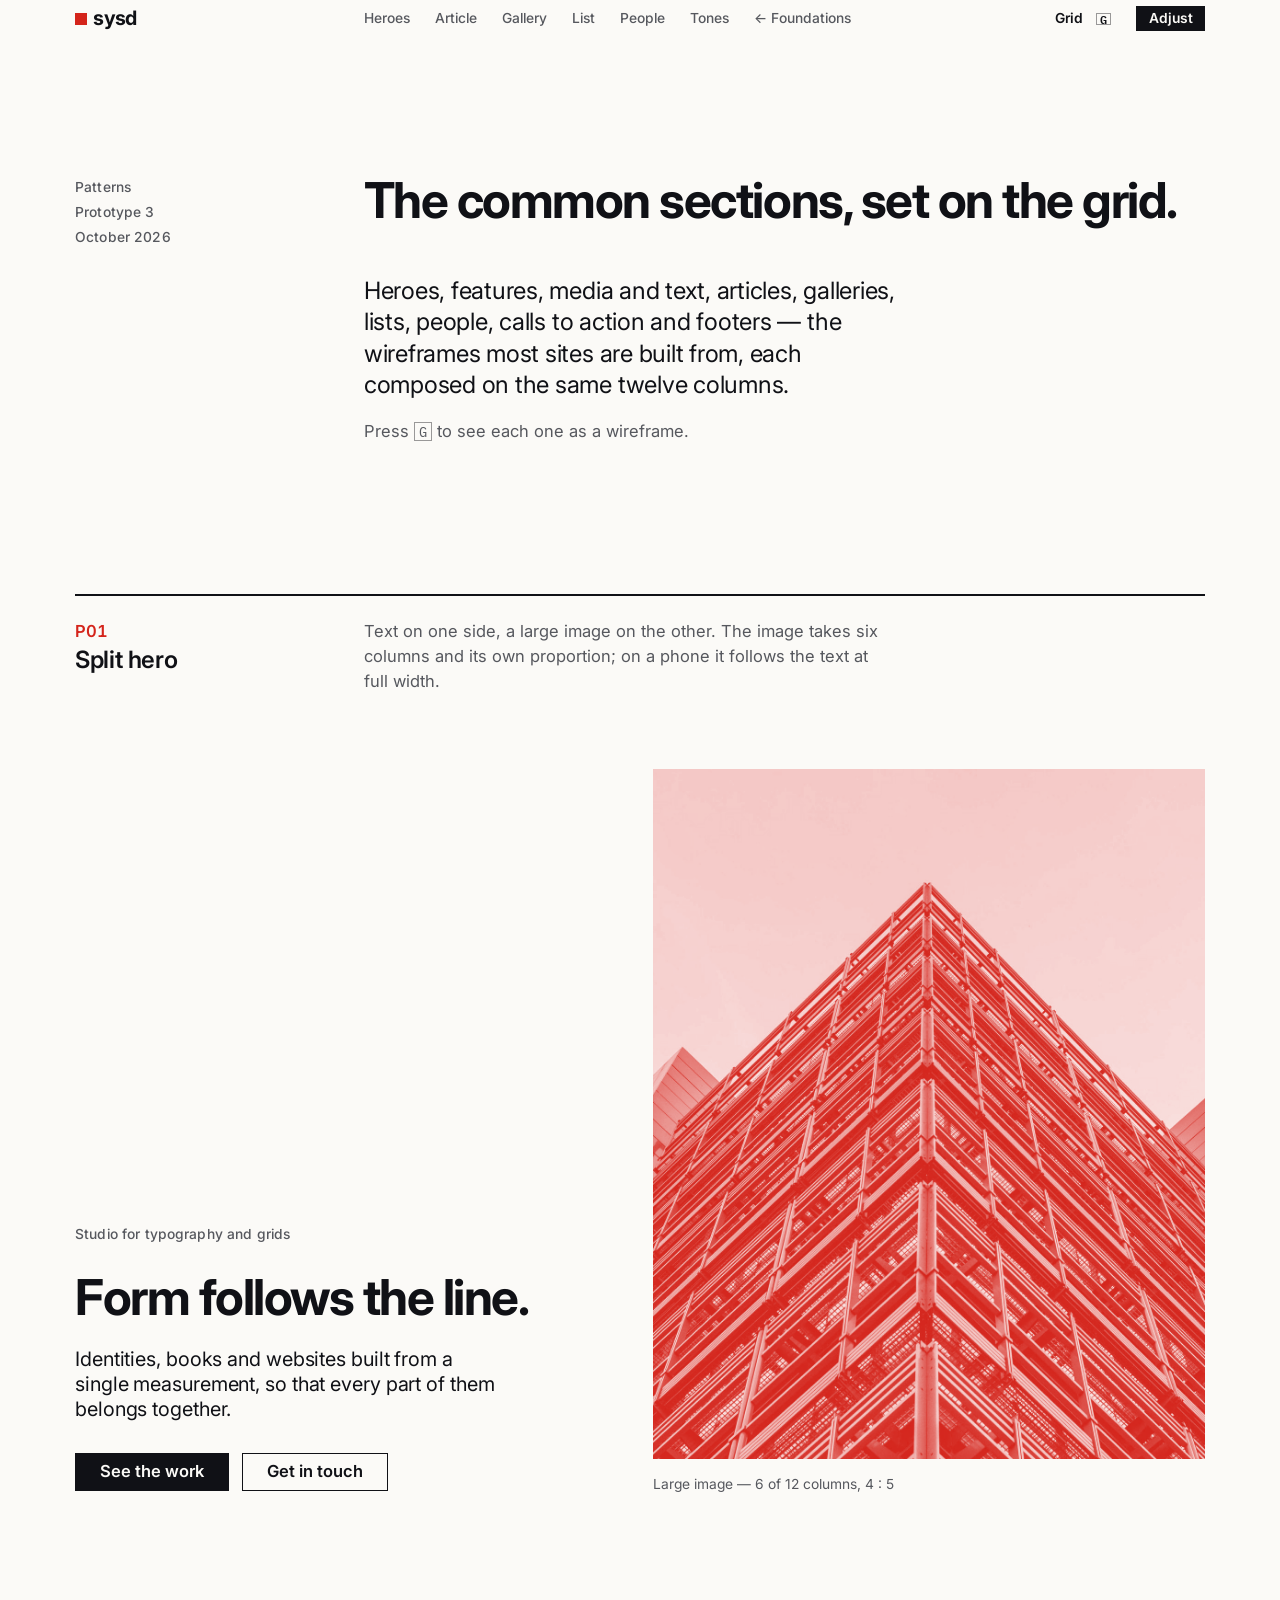
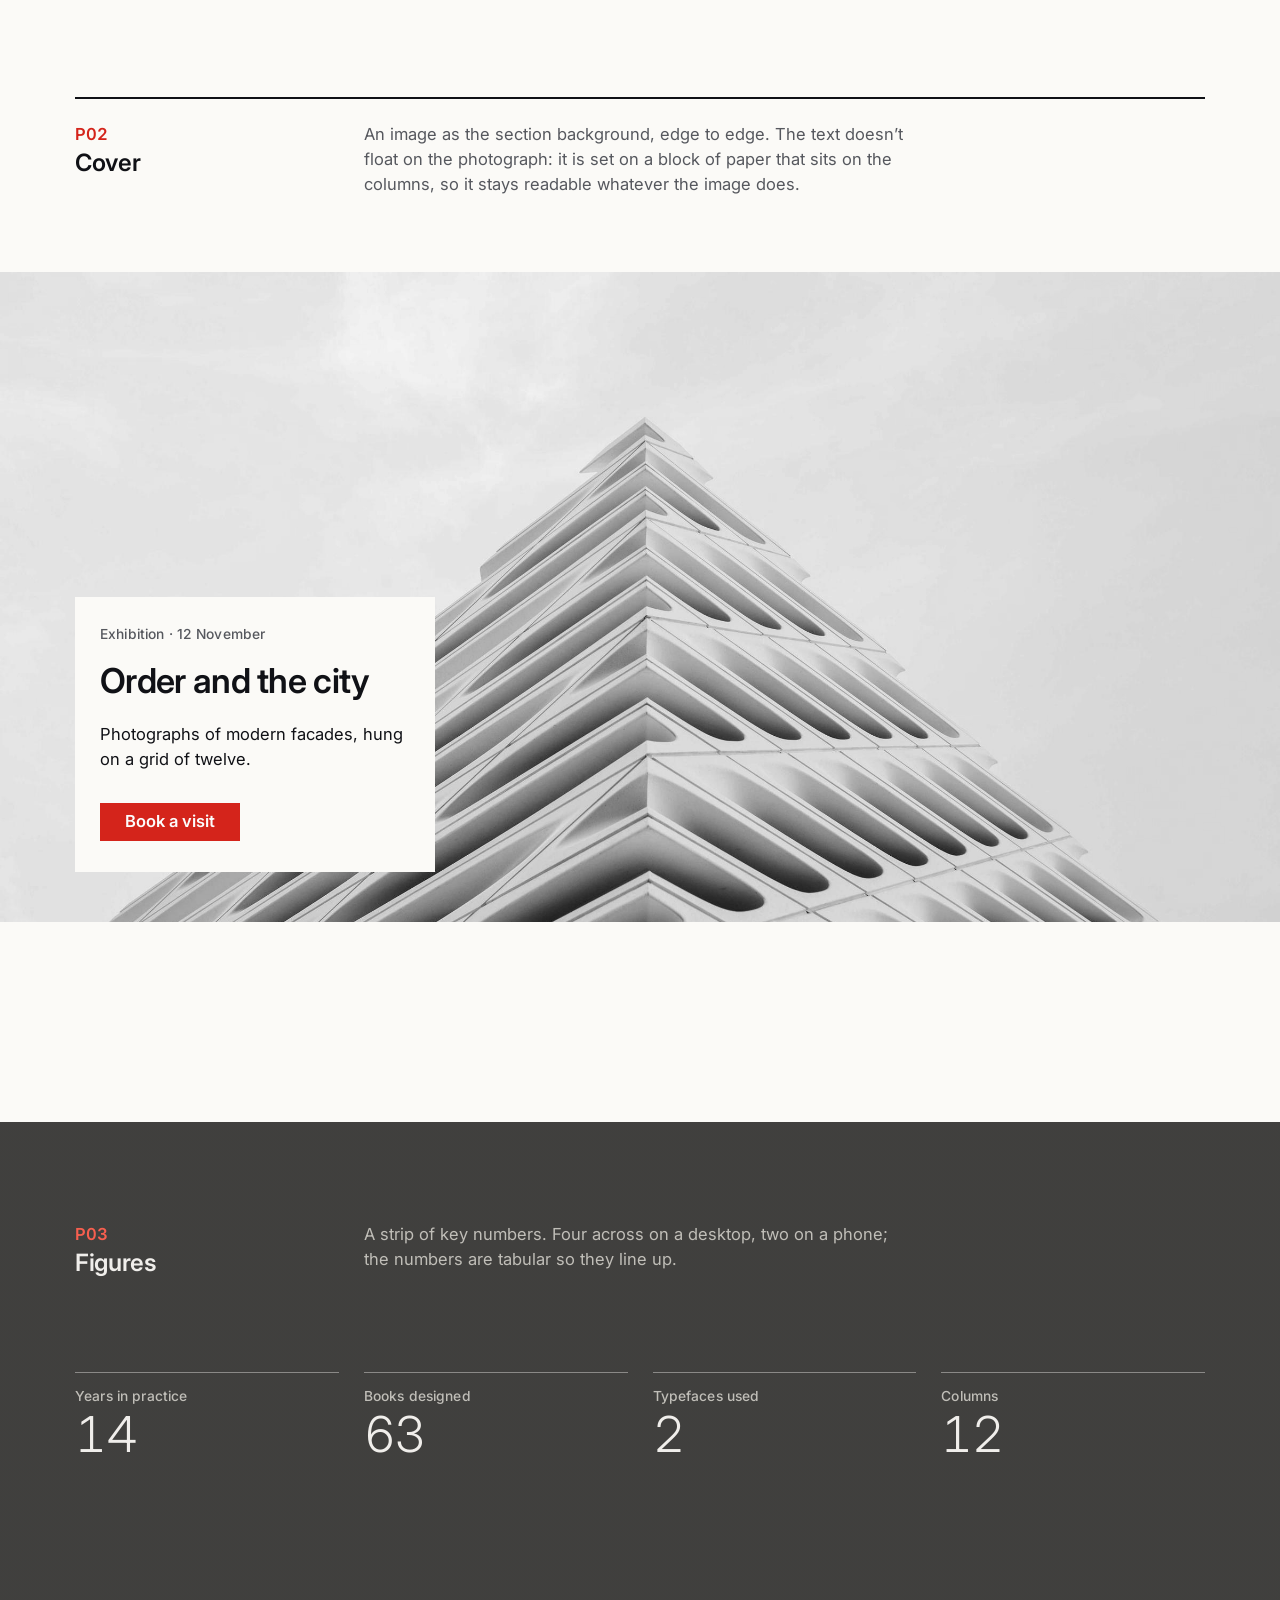
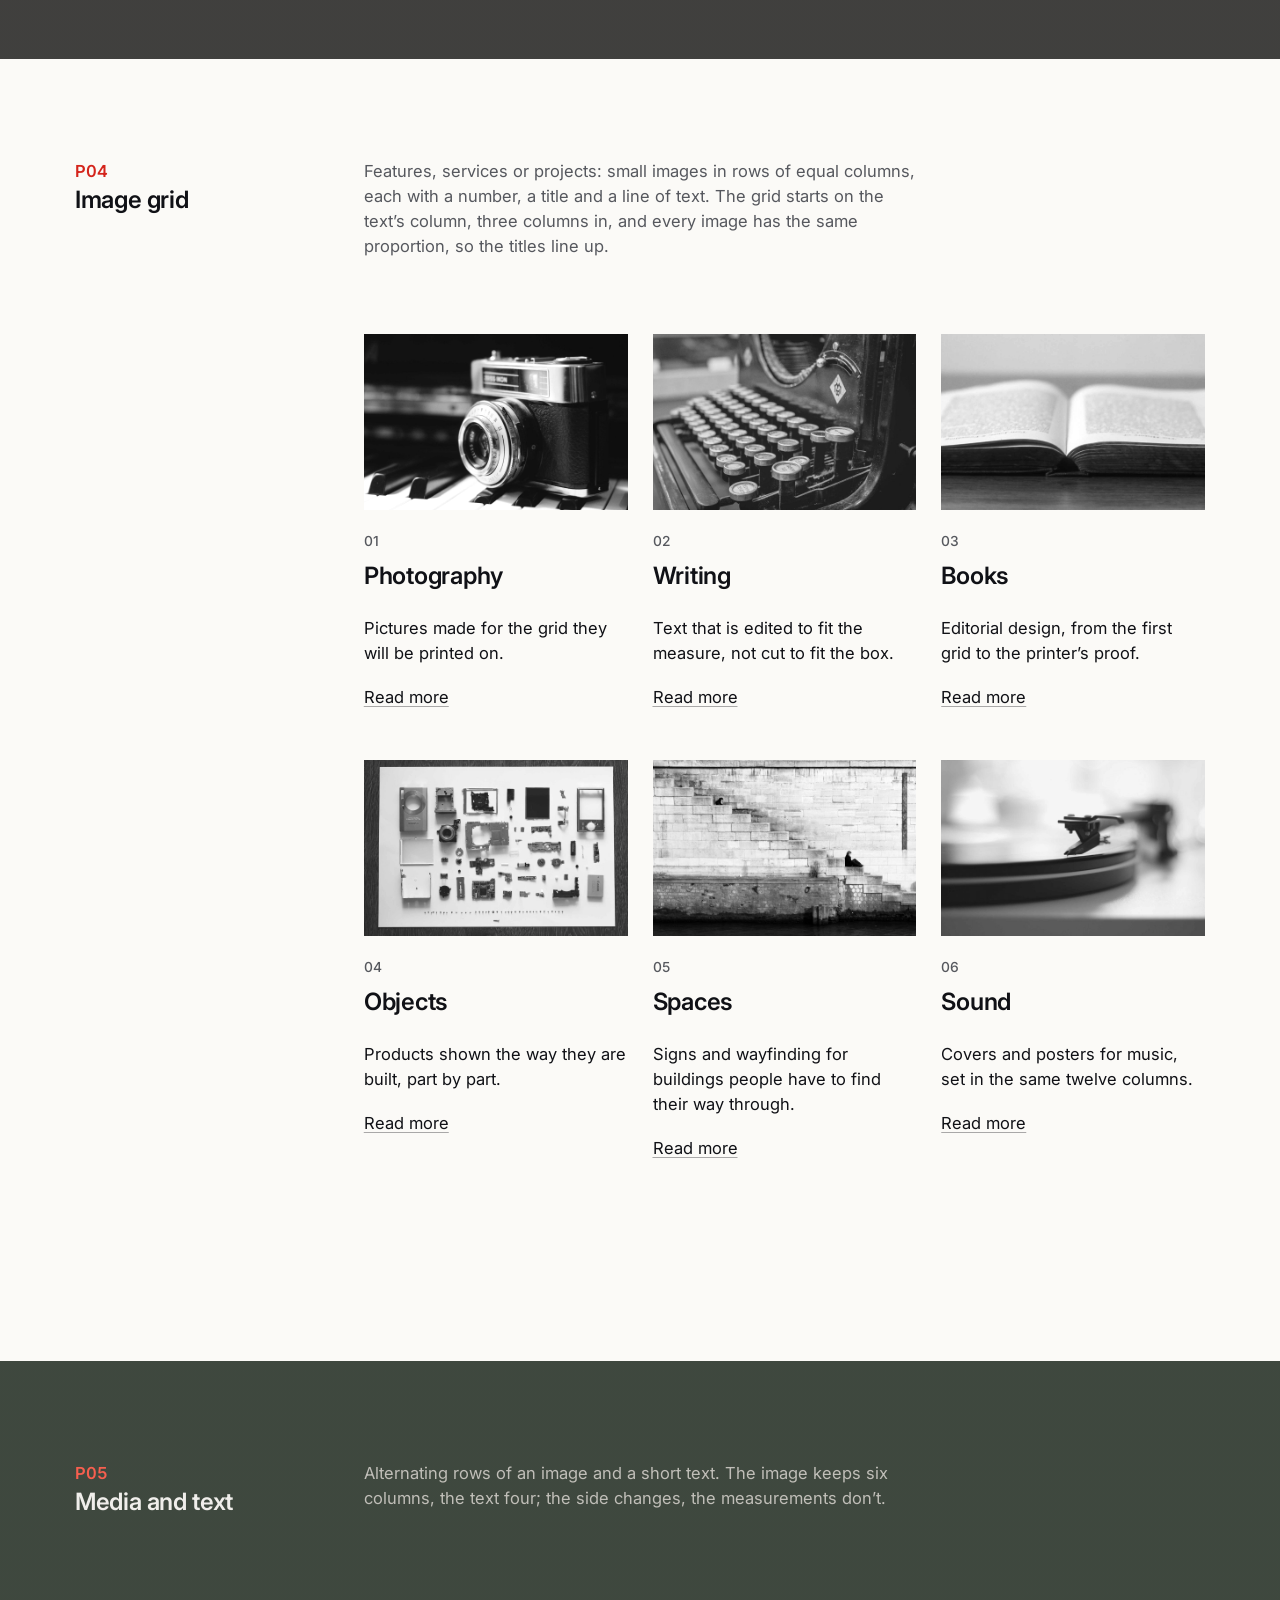
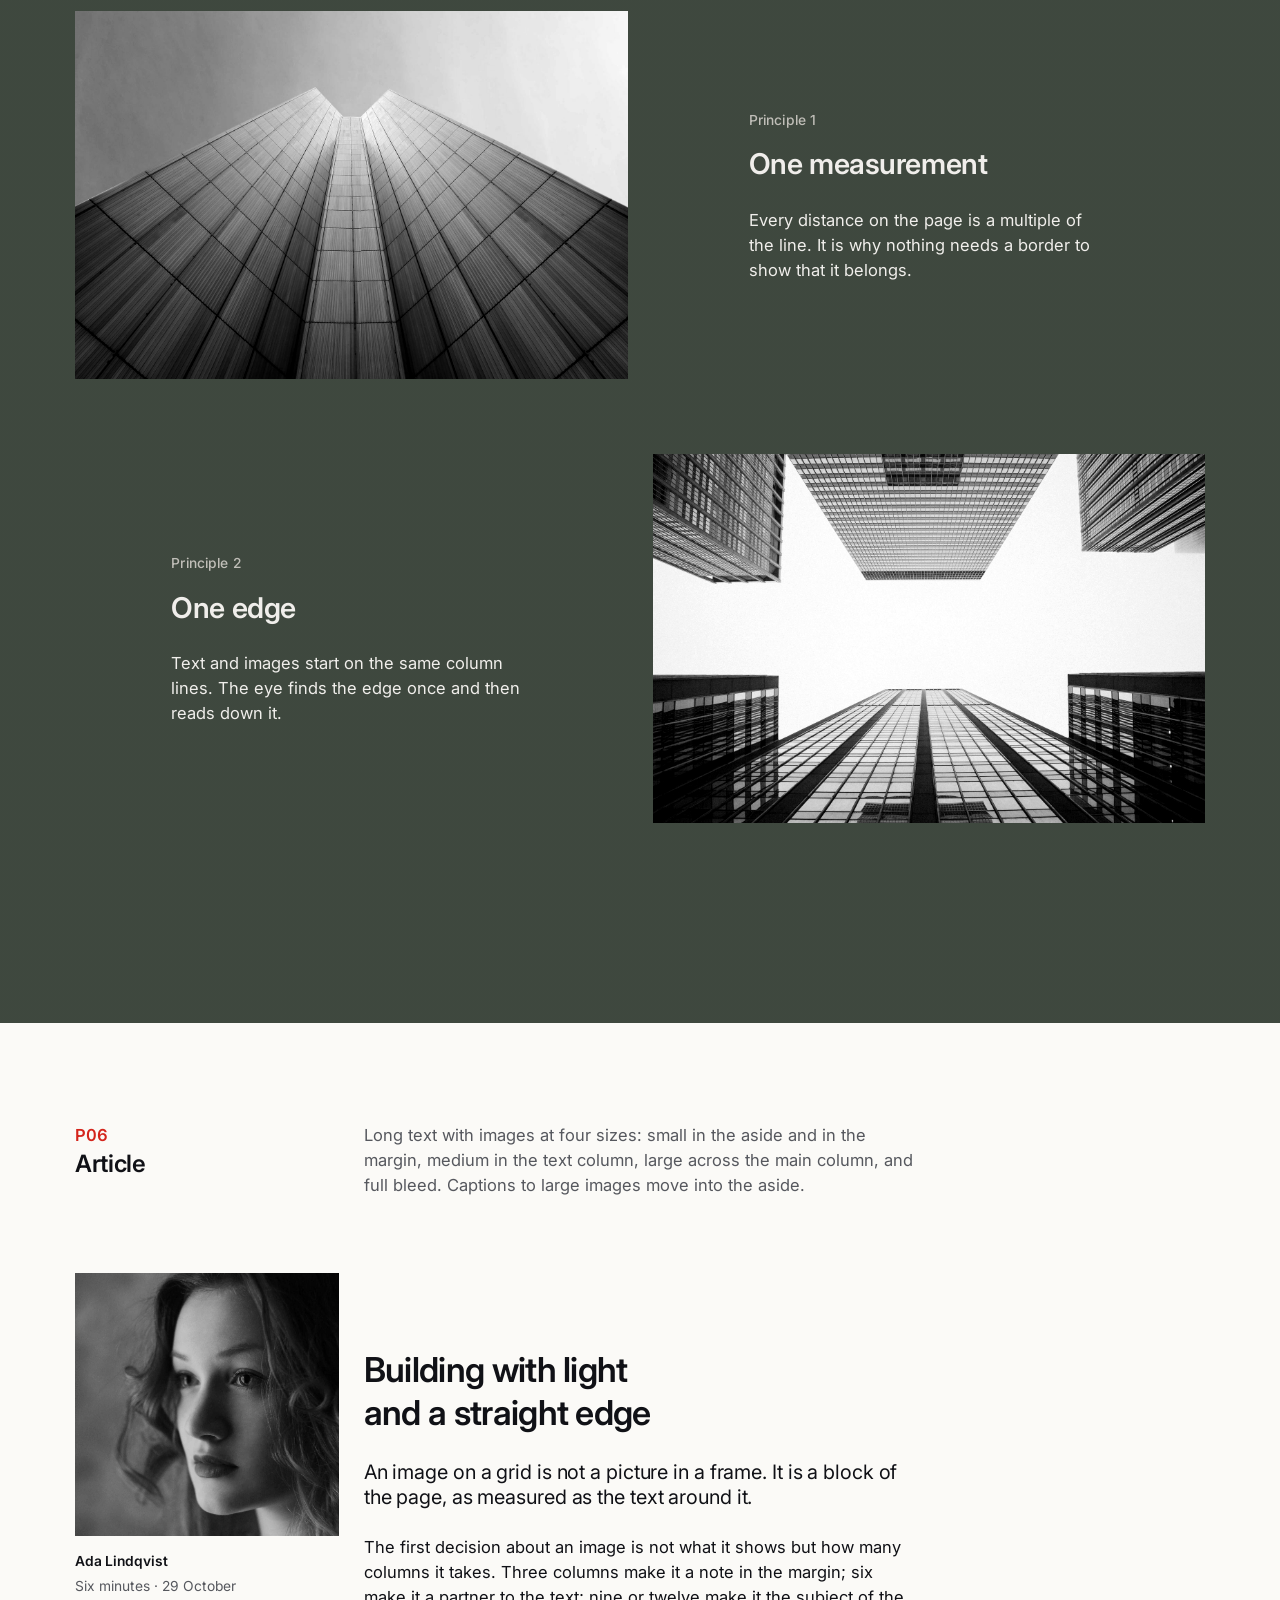
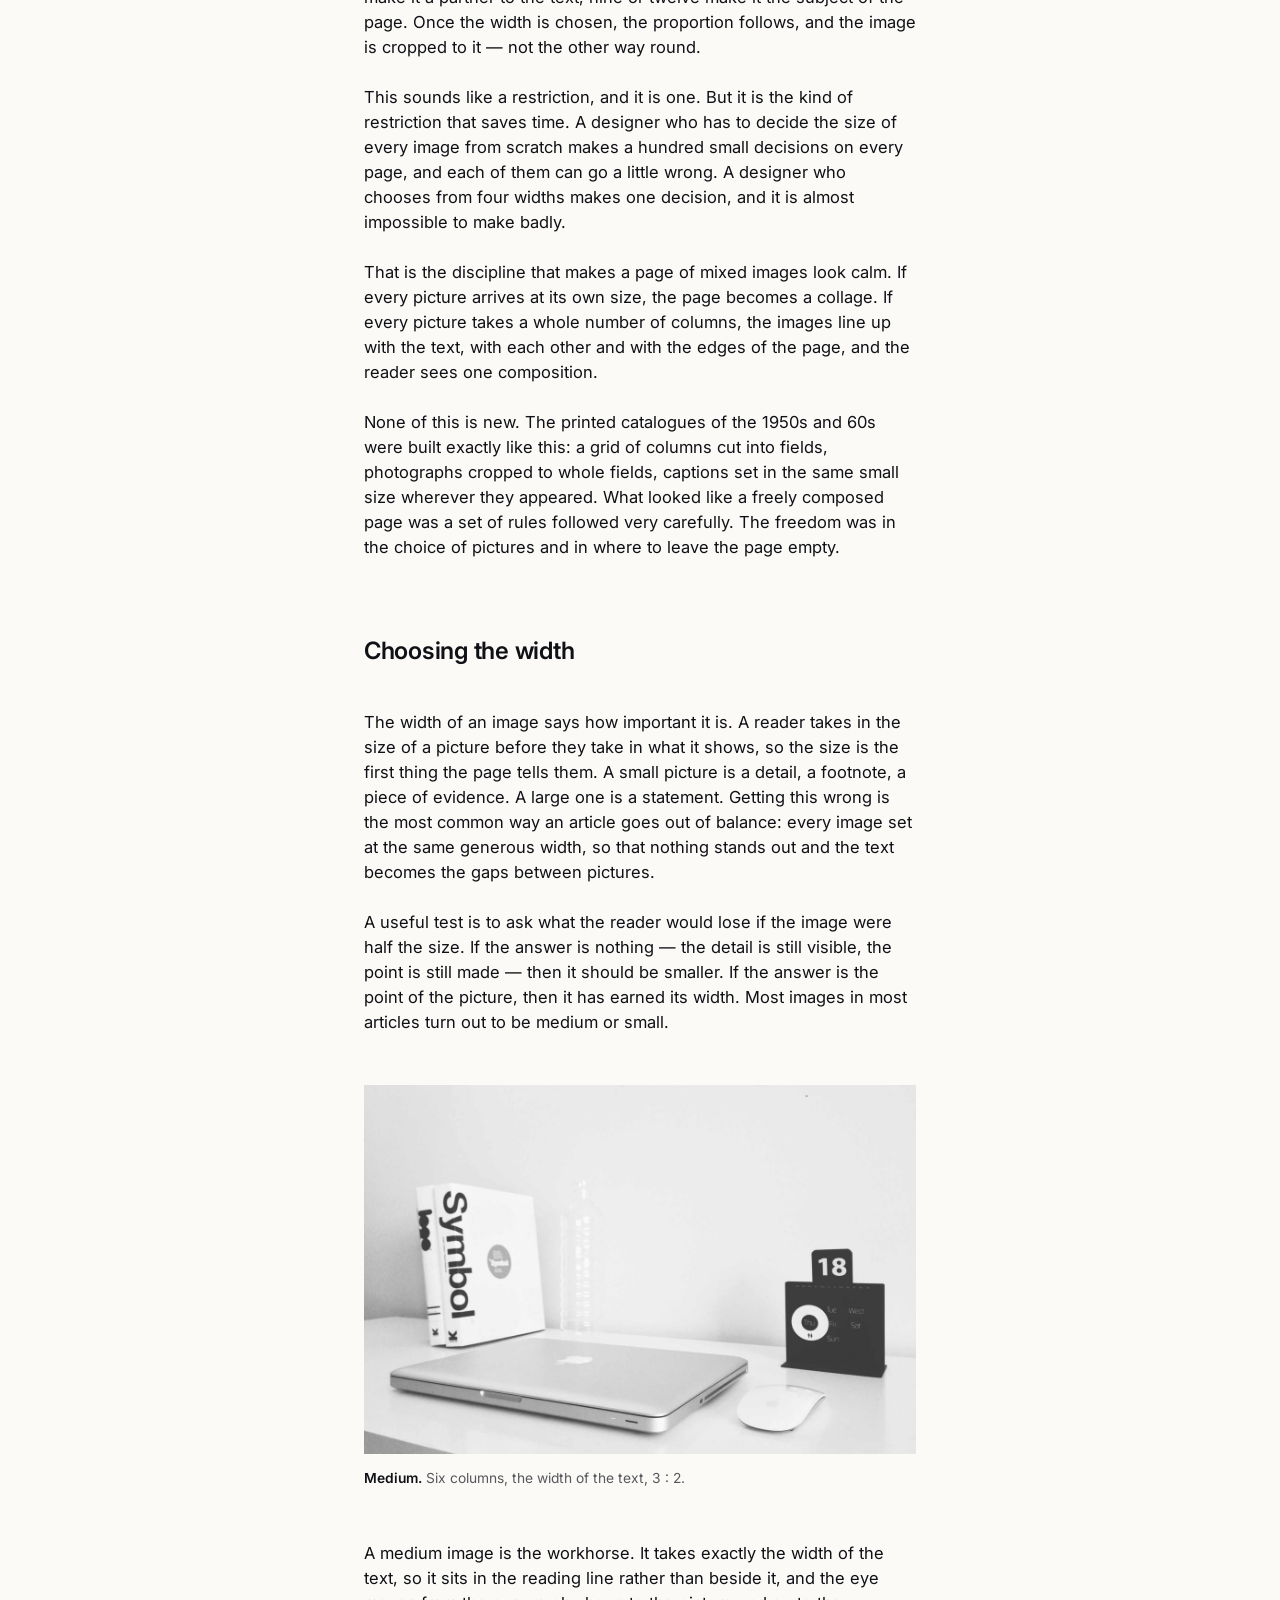
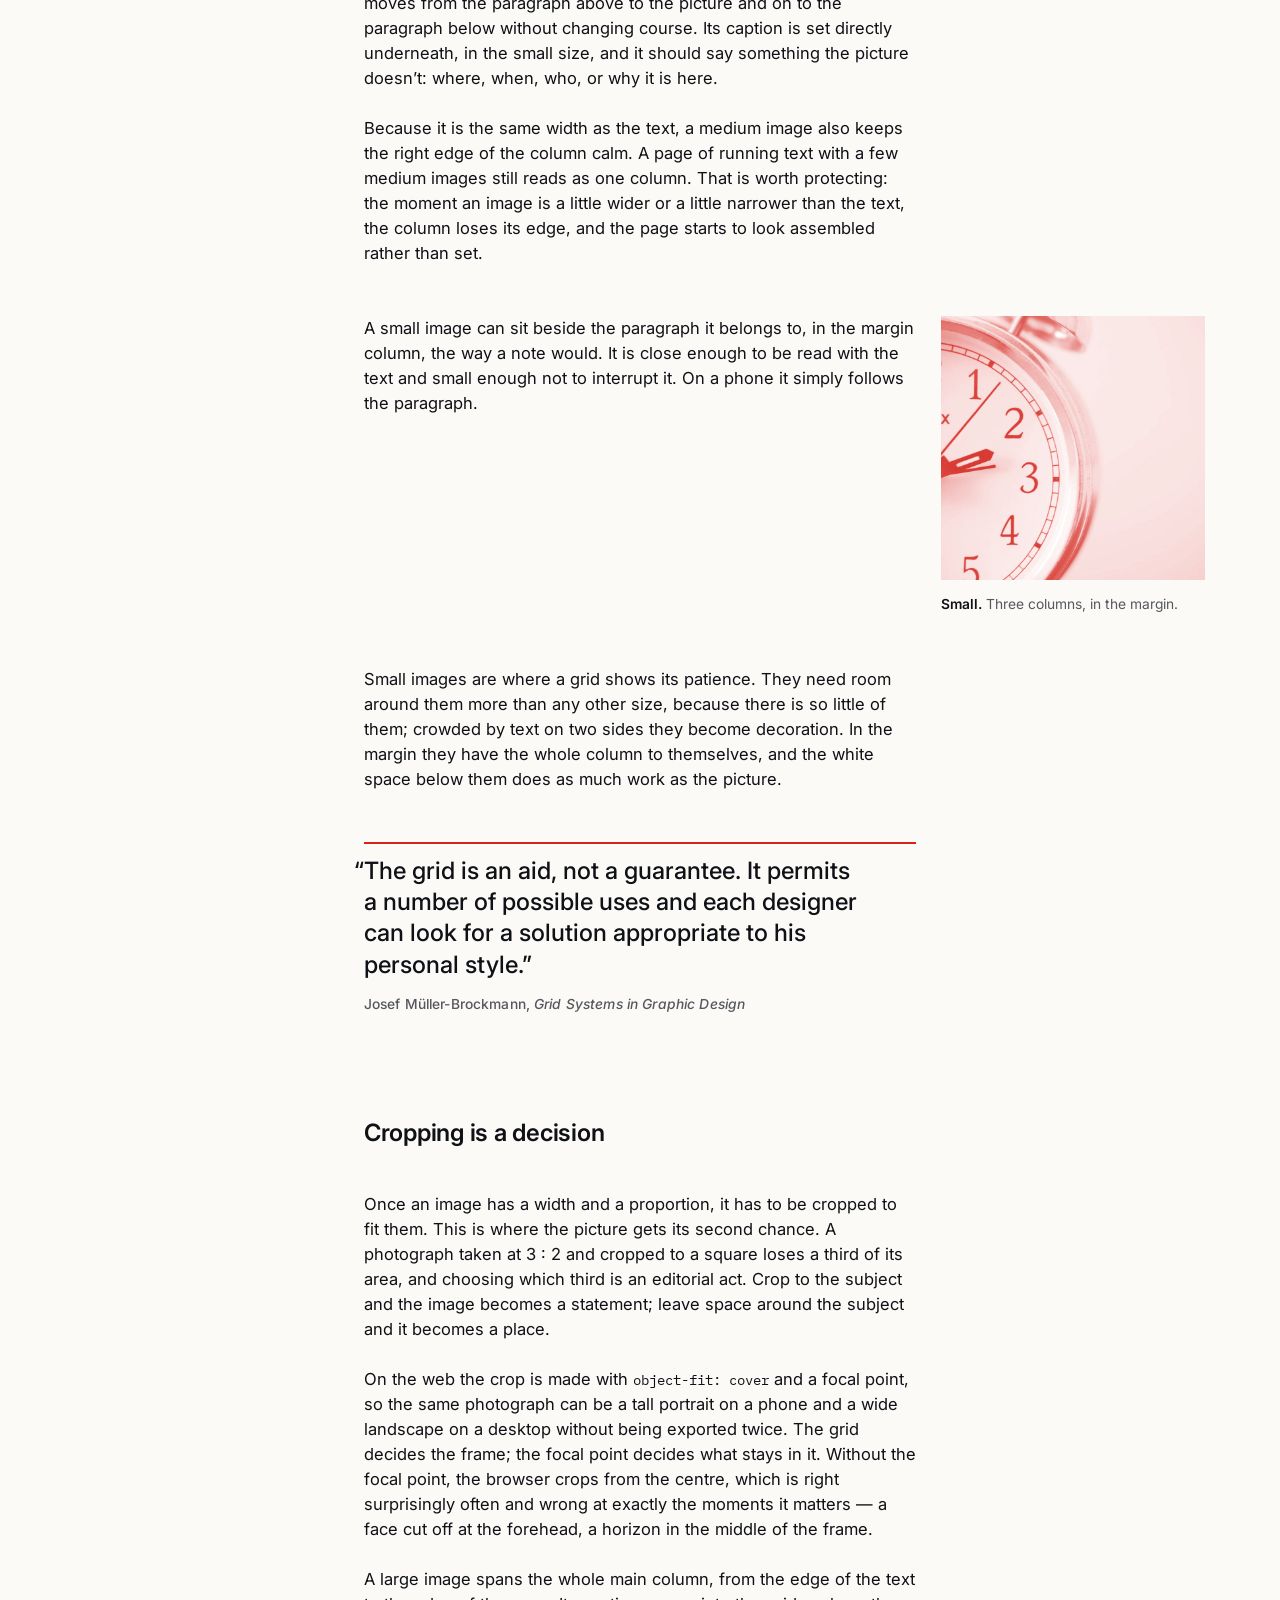
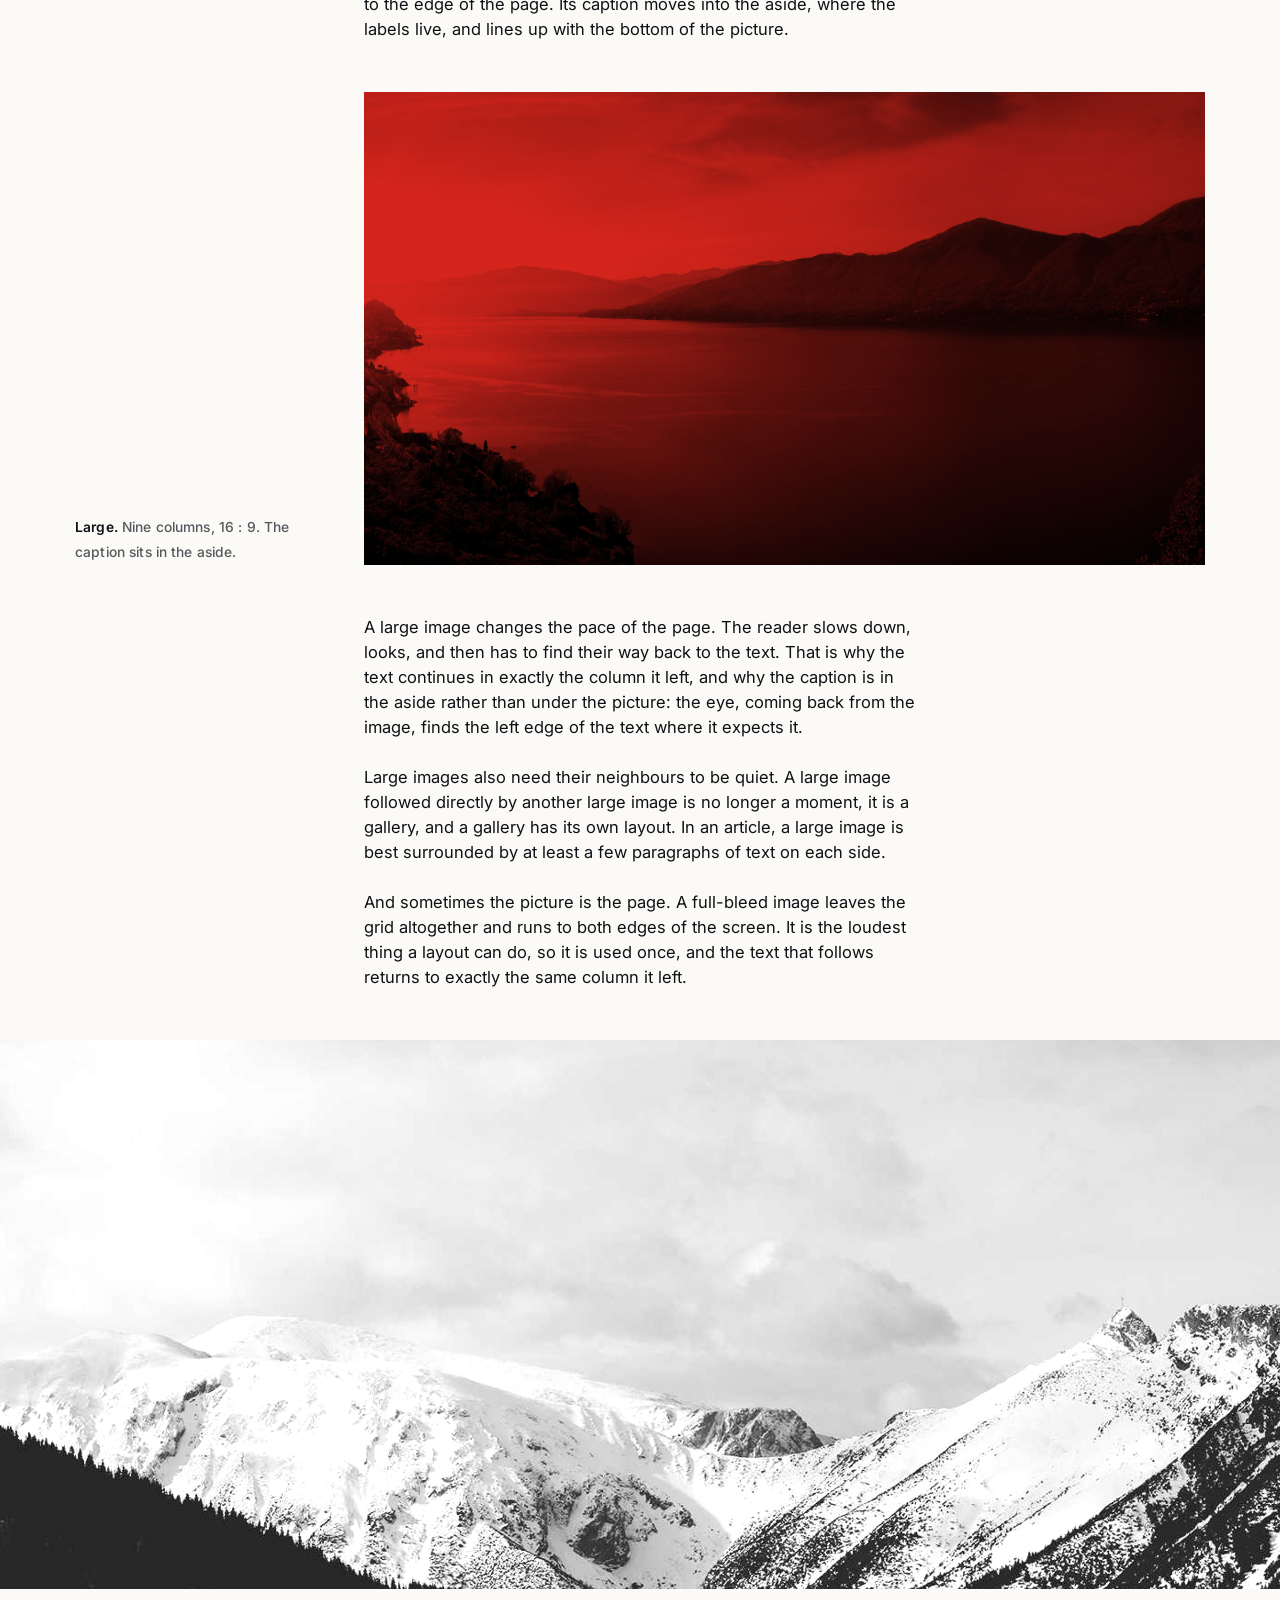
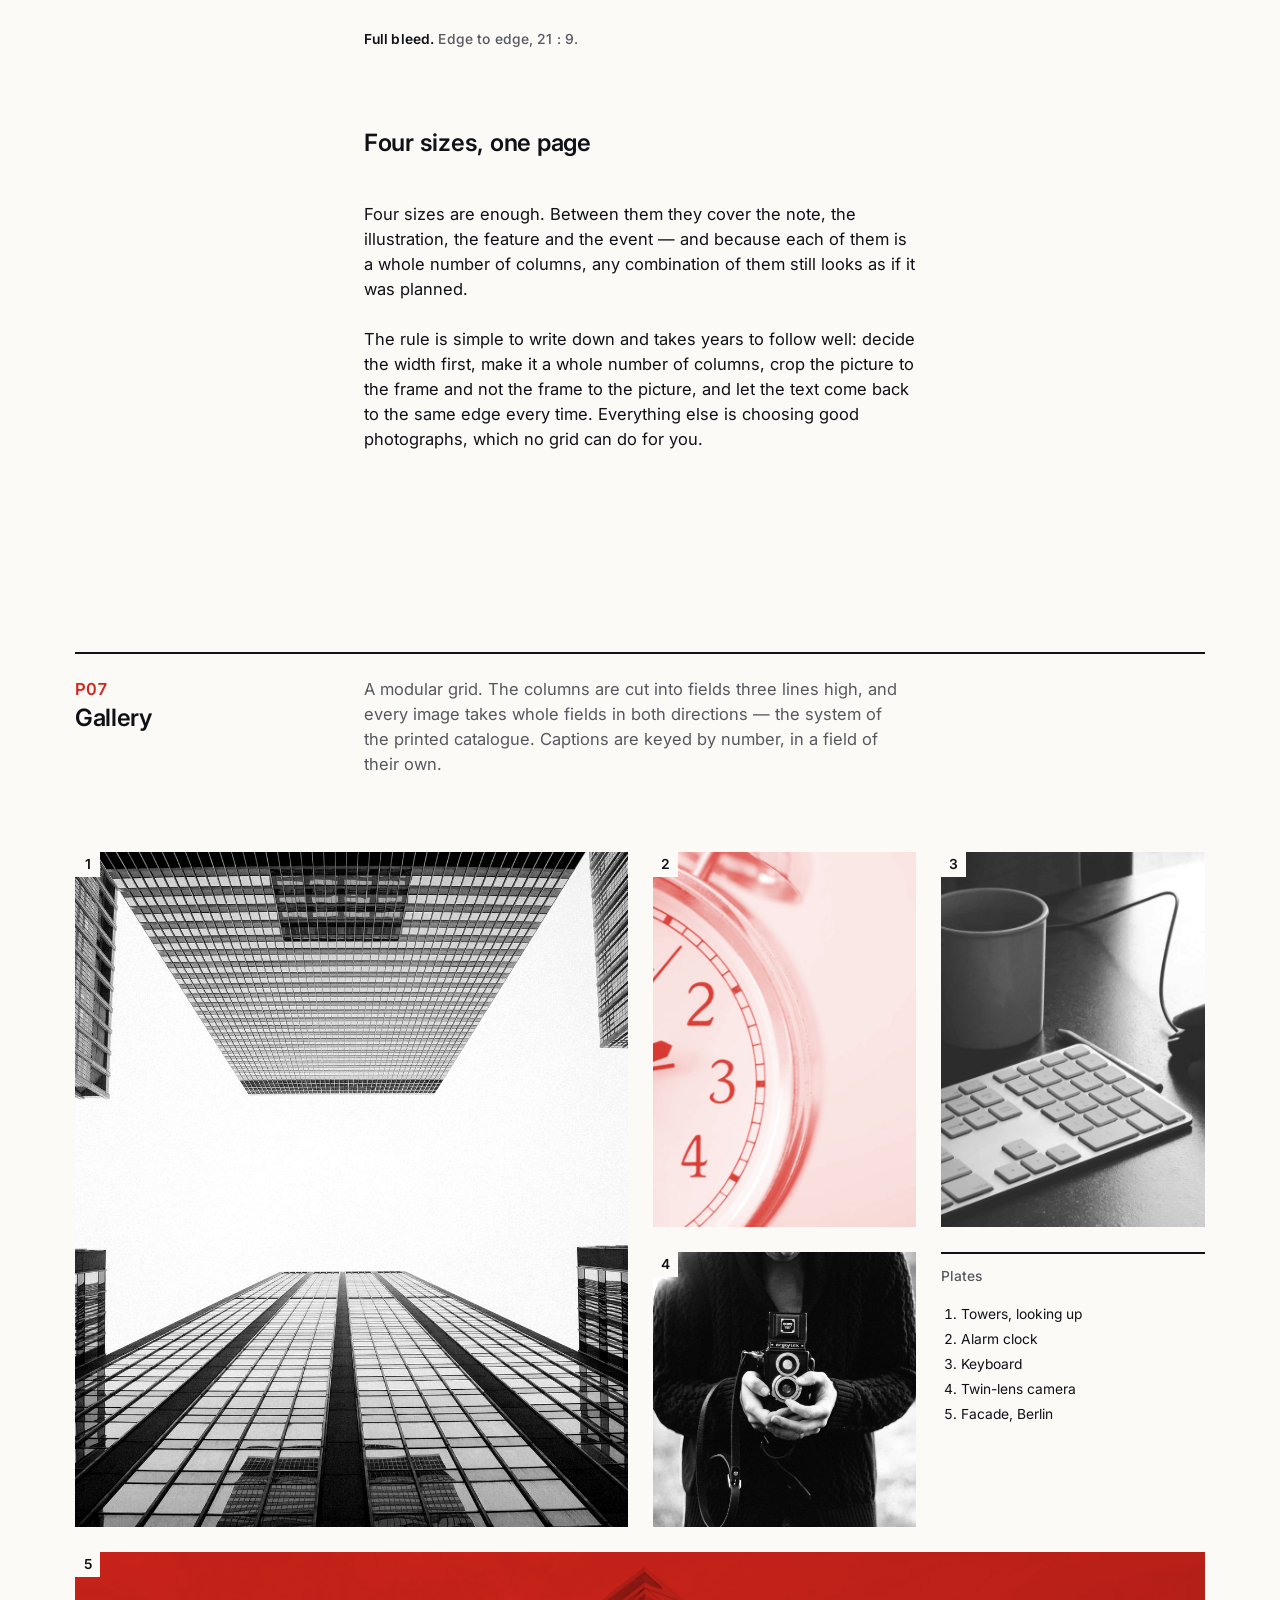
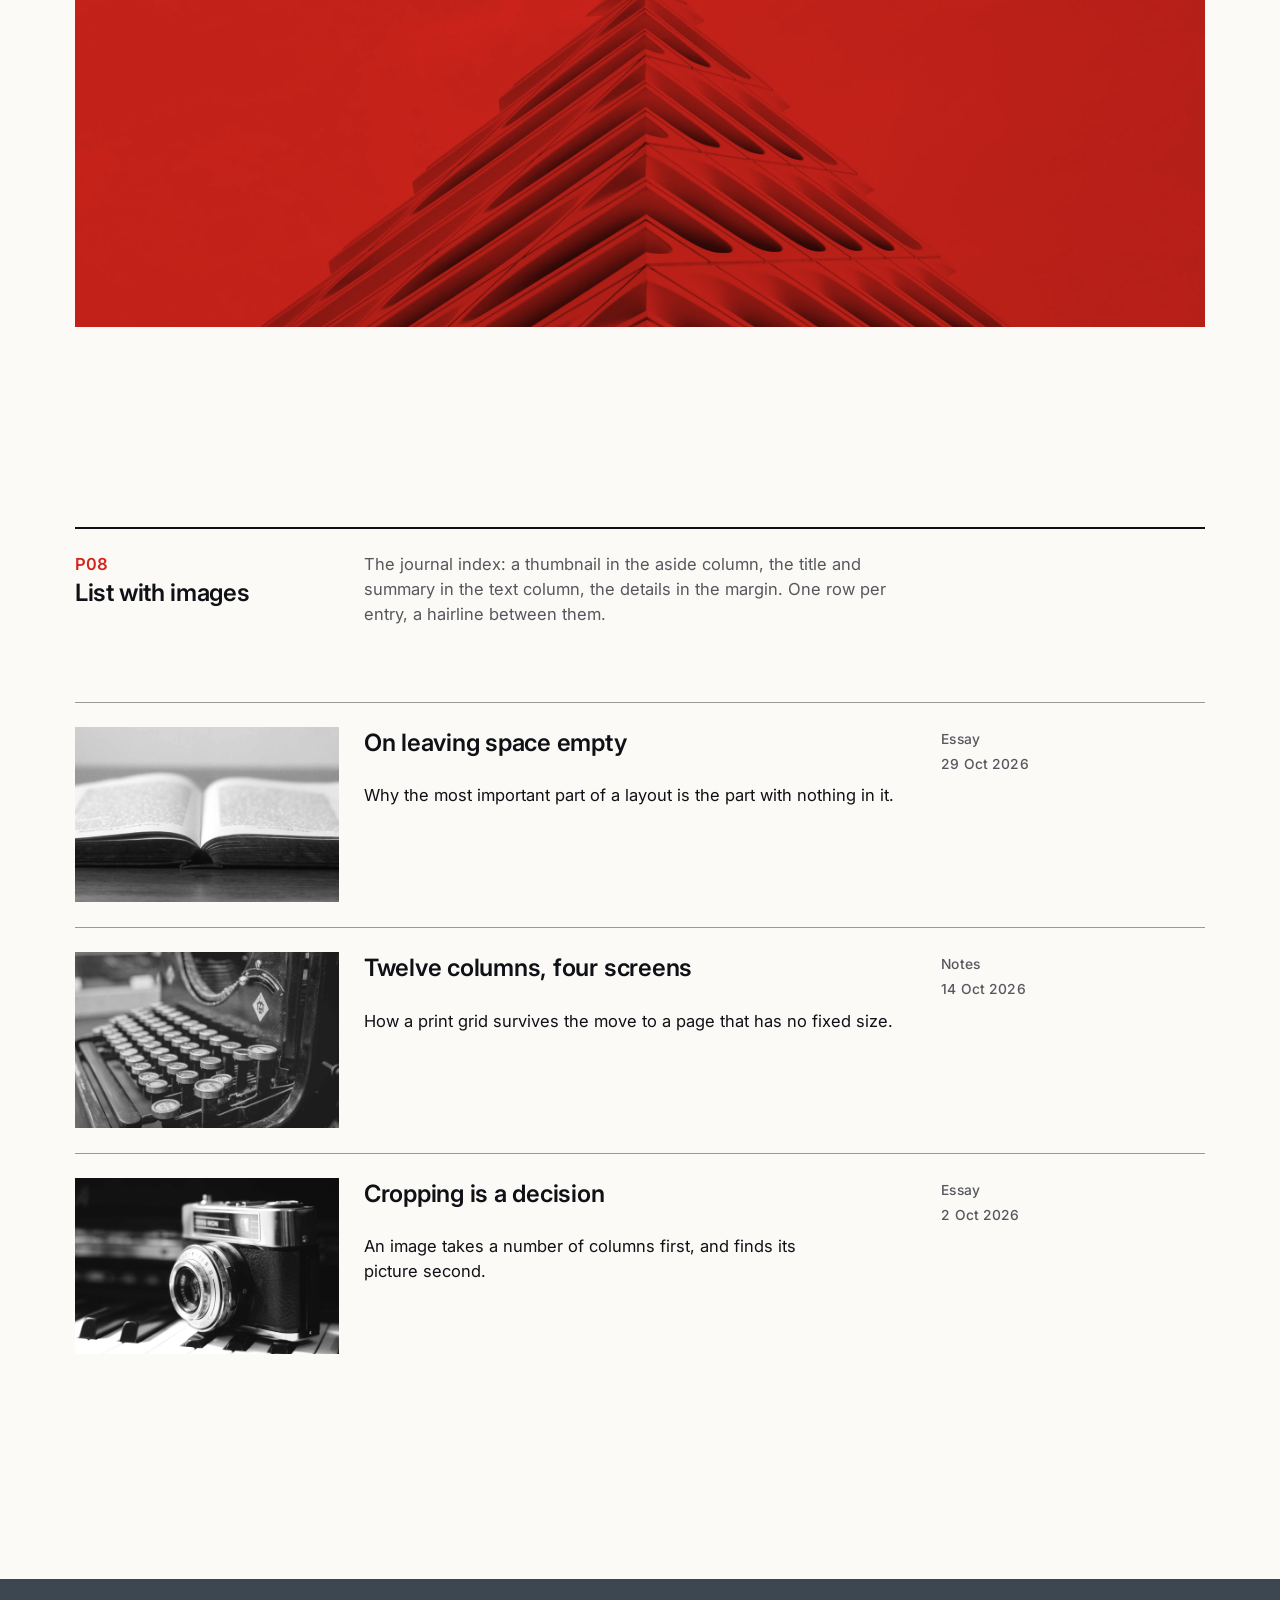
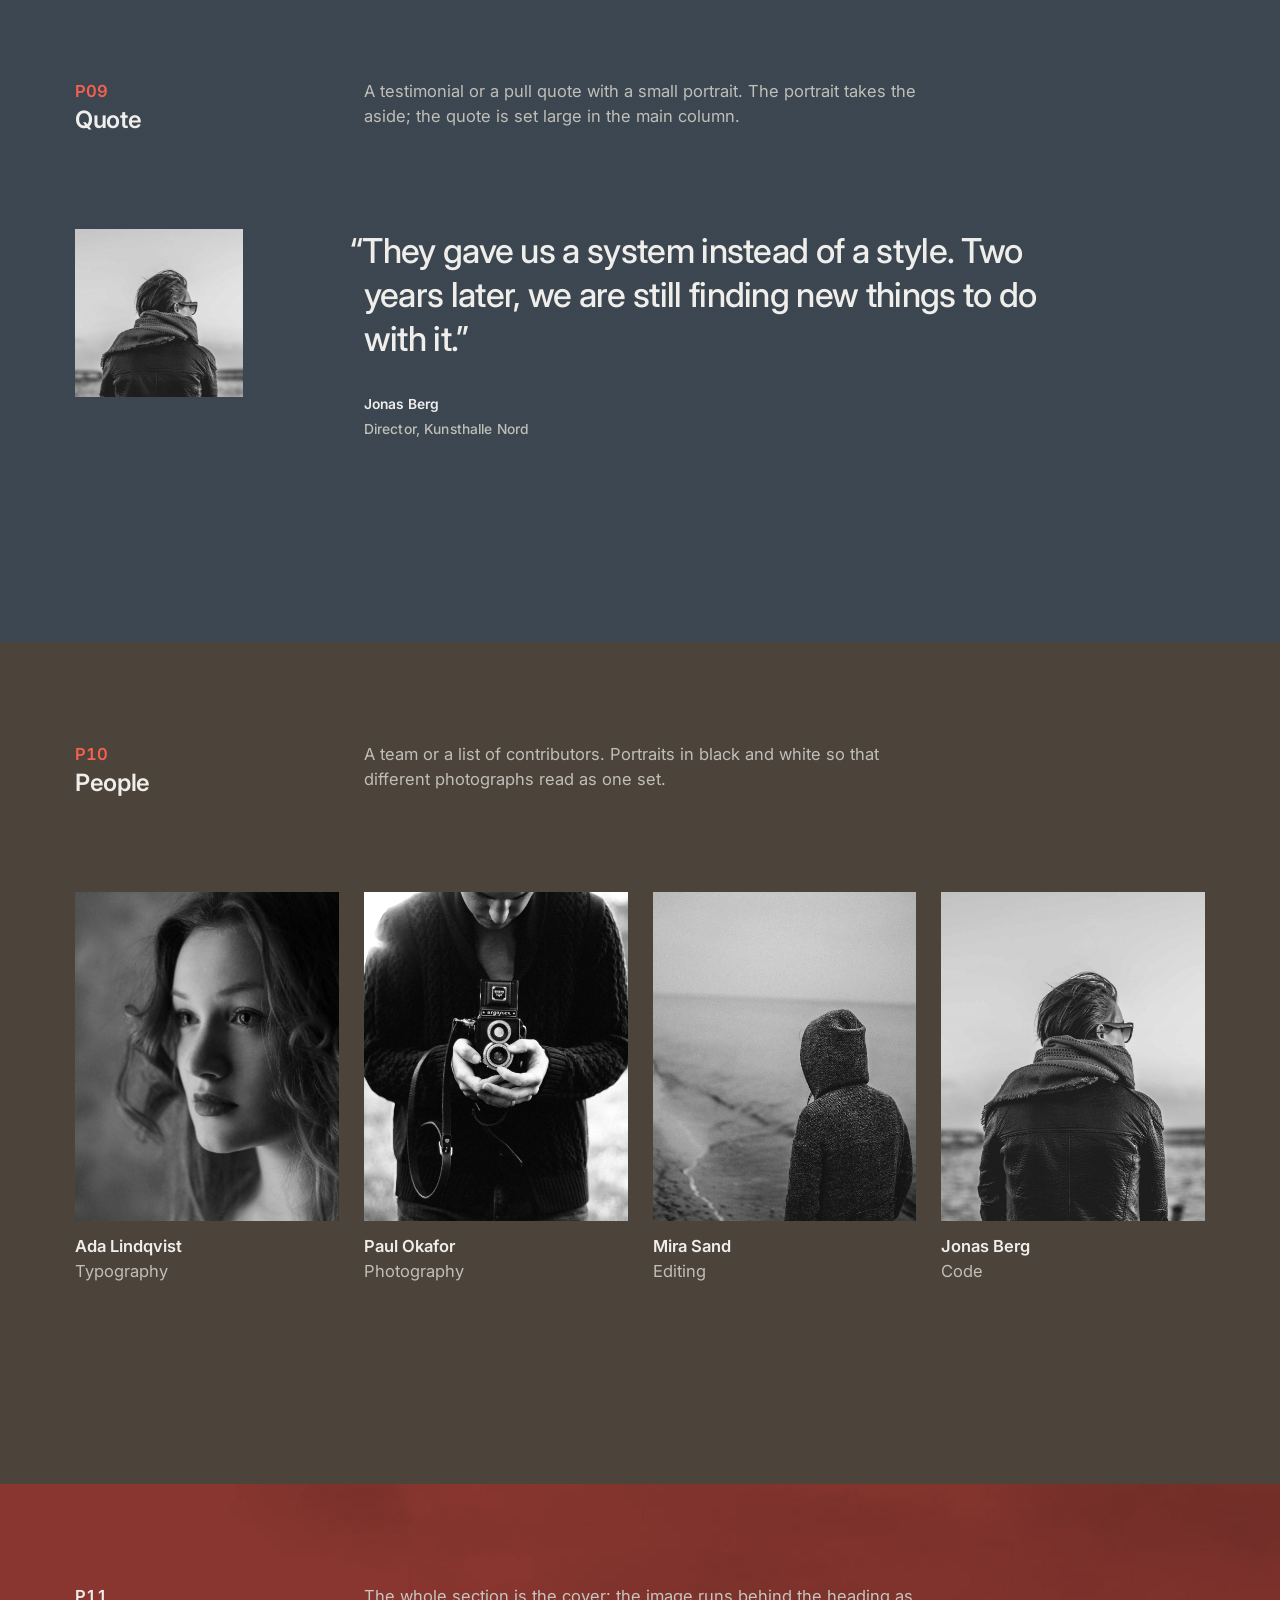
<file: prototype/v4/patterns.html>
<!doctype html>
<html lang="en">
<head>
  <meta charset="utf-8">
  <meta name="viewport" content="width=device-width, initial-scale=1">
  <title>sysd — patterns v4</title>
  <meta name="description" content="Common section wireframes for sysd, set on the grid.">
  <link rel="preconnect" href="https://fonts.googleapis.com">
  <link rel="preconnect" href="https://fonts.gstatic.com" crossorigin>
  <link rel="stylesheet" href="https://fonts.googleapis.com/css2?family=Inter:ital,opsz,wght@0,14..32,100..900;1,14..32,100..900&family=Schibsted+Grotesk:ital,wght@0,400..900;1,400..900&family=Instrument+Sans:ital,wght@0,400..700;1,400..700&family=Hanken+Grotesk:ital,wght@0,100..900;1,100..900&family=IBM+Plex+Sans:ital,wght@0,400;0,500;0,600;0,700;1,400&family=IBM+Plex+Mono:wght@400;500&display=swap">
  <link rel="stylesheet" href="sysd.css">
  <link rel="stylesheet" href="prototype.css">
  <script src="prototype.js" defer></script>
</head>
<body>

<header class="site-header sysd-page">
  <a class="wordmark" href="#top" id="top">sysd</a>
  <nav class="site-nav" aria-label="Patterns">
    <a href="#split-hero">Heroes</a>
    <a href="#article">Article</a>
    <a href="#gallery">Gallery</a>
    <a href="#list">List</a>
    <a href="#people">People</a>
    <a href="#tones">Tones</a>
    <a href="index.html">← Foundations</a>
  </nav>
  <div class="site-tools sysd-actions">
    <button class="sysd-button sysd-button--quiet sysd-button--compact" type="button" data-grid-toggle aria-pressed="false">Grid <kbd>G</kbd></button>
    <button class="sysd-button sysd-button--compact" type="button" popovertarget="controls">Adjust</button>
  </div>
</header>

<main class="sysd-page patterns">

  <section class="hero sysd-asym" aria-labelledby="patterns-title">
    <div class="sysd-aside">
      <p class="sysd-label">Patterns<br>Prototype 3<br>October 2026</p>
    </div>
    <div class="sysd-main">
      <h1 class="sysd-step-6 hero__title" id="patterns-title">The common sections, set on the grid.</h1>
      <p class="sysd-step-2 hero__lead sysd-measure">Heroes, features, media and text, articles, galleries, lists, people, calls to action and footers — the wireframes most sites are built from, each composed on the same twelve columns.</p>
      <p class="sysd-measure sysd-muted">Press <kbd>G</kbd> to see each one as a wireframe.</p>
    </div>
  </section>

  <!-- P01 Split hero -->
  <section class="section sysd-asym sysd-rule" id="split-hero" aria-labelledby="split-hero-title">
    <div class="sysd-aside section__head">
      <p class="section__num">P01</p>
      <h2 id="split-hero-title">Split hero</h2>
    </div>
    <div class="sysd-main">
      <p class="sysd-measure sysd-muted">Text on one side, a large image on the other. The image takes six columns and its own proportion; on a phone it follows the text at full width.</p>
    </div>
    <div class="pattern sysd-region split-hero">
      <div class="sysd-span split-hero__text" style="--span-md: 4; --span-lg: 5">
        <p class="sysd-label">Studio for typography and grids</p>
        <h3 class="sysd-step-6">Form follows the line.</h3>
        <p class="sysd-step-1">Identities, books and websites built from a single measurement, so that every part of them belongs together.</p>
        <div class="sysd-actions">
          <a class="sysd-button" href="#features">See the work</a>
          <a class="sysd-button sysd-button--outline" href="#footer-pattern">Get in touch</a>
        </div>
      </div>
      <figure class="sysd-figure sysd-span" style="--start-md: 5; --span-md: 4; --start-lg: 7; --span-lg: 6">
        <div class="sysd-media sysd-media--monotone sysd-media--portrait">
          <img src="img/facade-corner.jpg" width="1200" height="1500" alt="The corner of a brick tower seen from below against a pale sky">
        </div>
        <figcaption>Large image — 6 of 12 columns, 4 : 5</figcaption>
      </figure>
    </div>
  </section>

  <!-- P02 Cover -->
  <section class="section sysd-asym sysd-rule" id="cover" aria-labelledby="cover-title">
    <div class="sysd-aside section__head">
      <p class="section__num">P02</p>
      <h2 id="cover-title">Cover</h2>
    </div>
    <div class="sysd-main">
      <p class="sysd-measure sysd-muted">An image as the section background, edge to edge. The text doesn’t float on the photograph: it is set on a block of paper that sits on the columns, so it stays readable whatever the image does.</p>
    </div>
    <div class="pattern sysd-region sysd-cover" style="--cover-lines: 26">
      <div class="sysd-media sysd-media--mono sysd-cover__image">
        <img src="img/facade-steps.jpg" width="2400" height="1500" alt="" style="--focus: 50% 40%">
      </div>
      <div class="sysd-panel sysd-span" style="--span-md: 5; --span-lg: 4">
        <p class="sysd-label">Exhibition · 12 November</p>
        <h3 class="sysd-step-4">Order and the city</h3>
        <p>Photographs of modern facades, hung on a grid of twelve.</p>
        <div class="sysd-actions"><a class="sysd-button sysd-button--accent" href="#cover">Book a visit</a></div>
      </div>
    </div>
  </section>

  <!-- P03 Figures -->
  <section class="section sysd-asym sysd-negative sysd-negative--graphite sysd-bleed-paper" id="figures" aria-labelledby="figures-title">
    <div class="sysd-aside section__head">
      <p class="section__num">P03</p>
      <h2 id="figures-title">Figures</h2>
    </div>
    <div class="sysd-main">
      <p class="sysd-measure sysd-muted">A strip of key numbers. Four across on a desktop, two on a phone; the numbers are tabular so they line up.</p>
    </div>
    <dl class="pattern sysd-cols figures" style="--sm: 2; --md: 2; --lg: 3">
      <div><dt class="sysd-label">Years in practice</dt><dd class="sysd-step-6 sysd-num">14</dd></div>
      <div><dt class="sysd-label">Books designed</dt><dd class="sysd-step-6 sysd-num">63</dd></div>
      <div><dt class="sysd-label">Typefaces used</dt><dd class="sysd-step-6 sysd-num">2</dd></div>
      <div><dt class="sysd-label">Columns</dt><dd class="sysd-step-6 sysd-num">12</dd></div>
    </dl>
  </section>

  <!-- P04 Features -->
  <section class="section sysd-asym sysd-rule" id="features" aria-labelledby="features-title">
    <div class="sysd-aside section__head">
      <p class="section__num">P04</p>
      <h2 id="features-title">Image grid</h2>
    </div>
    <div class="sysd-main">
      <p class="sysd-measure sysd-muted">Features, services or projects: small images in rows of equal columns, each with a number, a title and a line of text. The grid starts on the text’s column, three columns in, and every image has the same proportion, so the titles line up.</p>
    </div>
    <div class="pattern sysd-cols feature-grid" style="--sm: 4; --md: 4; --lg: 3">
      <article class="feature">
        <div class="sysd-media sysd-media--mono"><img src="img/camera.jpg" width="1200" height="800" loading="lazy" alt="A silver rangefinder camera on a dark table"></div>
        <p class="sysd-label">01</p>
        <h3 class="sysd-step-2">Photography</h3>
        <p>Pictures made for the grid they will be printed on.</p>
        <a href="#features">Read more</a>
      </article>
      <article class="feature">
        <div class="sysd-media sysd-media--mono"><img src="img/typewriter.jpg" width="1200" height="800" loading="lazy" alt="Close-up of the keys of an old typewriter"></div>
        <p class="sysd-label">02</p>
        <h3 class="sysd-step-2">Writing</h3>
        <p>Text that is edited to fit the measure, not cut to fit the box.</p>
        <a href="#features">Read more</a>
      </article>
      <article class="feature">
        <div class="sysd-media sysd-media--mono"><img src="img/book.jpg" width="1200" height="800" loading="lazy" alt="An open book lying on a wooden table"></div>
        <p class="sysd-label">03</p>
        <h3 class="sysd-step-2">Books</h3>
        <p>Editorial design, from the first grid to the printer’s proof.</p>
        <a href="#features">Read more</a>
      </article>
      <article class="feature">
        <div class="sysd-media sysd-media--mono"><img src="img/camera-parts.jpg" width="1200" height="800" loading="lazy" alt="A compact camera taken apart, its parts laid out in rows on white paper"></div>
        <p class="sysd-label">04</p>
        <h3 class="sysd-step-2">Objects</h3>
        <p>Products shown the way they are built, part by part.</p>
        <a href="#features">Read more</a>
      </article>
      <article class="feature">
        <div class="sysd-media sysd-media--mono"><img src="img/steps.jpg" width="1200" height="800" loading="lazy" alt="Two people sitting on stone steps that climb a quay wall above a river"></div>
        <p class="sysd-label">05</p>
        <h3 class="sysd-step-2">Spaces</h3>
        <p>Signs and wayfinding for buildings people have to find their way through.</p>
        <a href="#features">Read more</a>
      </article>
      <article class="feature">
        <div class="sysd-media sysd-media--mono"><img src="img/record.jpg" width="1200" height="800" loading="lazy" alt="The tone arm of a record player resting on a spinning record"></div>
        <p class="sysd-label">06</p>
        <h3 class="sysd-step-2">Sound</h3>
        <p>Covers and posters for music, set in the same twelve columns.</p>
        <a href="#features">Read more</a>
      </article>
    </div>
  </section>

  <!-- P05 Media and text -->
  <section class="section sysd-asym sysd-negative sysd-negative--forest sysd-bleed-paper" id="media-text" aria-labelledby="media-text-title">
    <div class="sysd-aside section__head">
      <p class="section__num">P05</p>
      <h2 id="media-text-title">Media and text</h2>
    </div>
    <div class="sysd-main">
      <p class="sysd-measure sysd-muted">Alternating rows of an image and a short text. The image keeps six columns, the text four; the side changes, the measurements don’t.</p>
    </div>
    <div class="pattern sysd-region media-text">
      <div class="sysd-media sysd-media--mono sysd-span" style="--span-md: 4; --span-lg: 6"><img src="img/tower.jpg" width="1600" height="1200" loading="lazy" alt="A glass tower rising into a cloudless sky"></div>
      <div class="sysd-span media-text__text" style="--start-md: 5; --span-md: 4; --start-lg: 8; --span-lg: 4">
        <p class="sysd-label">Principle 1</p>
        <h3 class="sysd-step-3">One measurement</h3>
        <p>Every distance on the page is a multiple of the line. It is why nothing needs a border to show that it belongs.</p>
      </div>
      <div class="sysd-span media-text__text" style="--span-md: 4; --start-lg: 2; --span-lg: 4">
        <p class="sysd-label">Principle 2</p>
        <h3 class="sysd-step-3">One edge</h3>
        <p>Text and images start on the same column lines. The eye finds the edge once and then reads down it.</p>
      </div>
      <div class="sysd-media sysd-media--mono sysd-span" style="--start-md: 5; --span-md: 4; --start-lg: 7; --span-lg: 6"><img src="img/towers.jpg" width="1600" height="1200" loading="lazy" alt="Looking straight up between four office towers"></div>
    </div>
  </section>

  <!-- P06 Article -->
  <section class="section sysd-asym sysd-rule" id="article" aria-labelledby="article-title">
    <div class="sysd-aside section__head">
      <p class="section__num">P06</p>
      <h2 id="article-title">Article</h2>
    </div>
    <div class="sysd-main">
      <p class="sysd-measure sysd-muted">Long text with images at four sizes: small in the aside and in the margin, medium in the text column, large across the main column, and full bleed. Captions to large images move into the aside.</p>
    </div>

    <article class="pattern sysd-region article-demo" aria-label="Example article">
      <div class="sysd-region article-demo__row">
        <aside class="article-demo__aside">
          <figure class="sysd-figure">
            <div class="sysd-media sysd-media--square sysd-media--mono"><img src="img/person-portrait.jpg" width="1000" height="1250" loading="lazy" alt="Portrait of the author" style="--focus: 50% 30%"></div>
            <figcaption><b>Ada Lindqvist</b><br>Six minutes · 29 October</figcaption>
          </figure>
        </aside>
        <div class="article-demo__text sysd-flow">
          <h3 class="sysd-step-4">Building with light and a straight edge</h3>
          <p class="sysd-step-1">An image on a grid is not a picture in a frame. It is a block of the page, as measured as the text around it.</p>
          <p>The first decision about an image is not what it shows but how many columns it takes. Three columns make it a note in the margin; six make it a partner to the text; nine or twelve make it the subject of the page. Once the width is chosen, the proportion follows, and the image is cropped to it — not the other way round.</p>
          <p>This sounds like a restriction, and it is one. But it is the kind of restriction that saves time. A designer who has to decide the size of every image from scratch makes a hundred small decisions on every page, and each of them can go a little wrong. A designer who chooses from four widths makes one decision, and it is almost impossible to make badly.</p>
        </div>
      </div>

      <p>That is the discipline that makes a page of mixed images look calm. If every picture arrives at its own size, the page becomes a collage. If every picture takes a whole number of columns, the images line up with the text, with each other and with the edges of the page, and the reader sees one composition.</p>

      <p>None of this is new. The printed catalogues of the 1950s and 60s were built exactly like this: a grid of columns cut into fields, photographs cropped to whole fields, captions set in the same small size wherever they appeared. What looked like a freely composed page was a set of rules followed very carefully. The freedom was in the choice of pictures and in where to leave the page empty.</p>

      <h4 class="sysd-step-2">Choosing the width</h4>

      <p>The width of an image says how important it is. A reader takes in the size of a picture before they take in what it shows, so the size is the first thing the page tells them. A small picture is a detail, a footnote, a piece of evidence. A large one is a statement. Getting this wrong is the most common way an article goes out of balance: every image set at the same generous width, so that nothing stands out and the text becomes the gaps between pictures.</p>

      <p>A useful test is to ask what the reader would lose if the image were half the size. If the answer is nothing — the detail is still visible, the point is still made — then it should be smaller. If the answer is the point of the picture, then it has earned its width. Most images in most articles turn out to be medium or small.</p>

      <figure class="sysd-figure">
        <div class="sysd-media sysd-media--mono"><img src="img/desk.jpg" width="1200" height="800" loading="lazy" alt="A white laptop and a book on a white desk"></div>
        <figcaption><b>Medium.</b> Six columns, the width of the text, 3 : 2.</figcaption>
      </figure>

      <p>A medium image is the workhorse. It takes exactly the width of the text, so it sits in the reading line rather than beside it, and the eye moves from the paragraph above to the picture and on to the paragraph below without changing course. Its caption is set directly underneath, in the small size, and it should say something the picture doesn’t: where, when, who, or why it is here.</p>

      <p>Because it is the same width as the text, a medium image also keeps the right edge of the column calm. A page of running text with a few medium images still reads as one column. That is worth protecting: the moment an image is a little wider or a little narrower than the text, the column loses its edge, and the page starts to look assembled rather than set.</p>

      <div class="sysd-region article-demo__row">
        <p class="article-demo__text">A small image can sit beside the paragraph it belongs to, in the margin column, the way a note would. It is close enough to be read with the text and small enough not to interrupt it. On a phone it simply follows the paragraph.</p>
        <figure class="sysd-figure article-demo__margin">
          <div class="sysd-media sysd-media--monotone sysd-media--square"><img src="img/clock.jpg" width="1200" height="800" loading="lazy" alt="An alarm clock against a pale blue wall"></div>
          <figcaption><b>Small.</b> Three columns, in the margin.</figcaption>
        </figure>
      </div>

      <p>Small images are where a grid shows its patience. They need room around them more than any other size, because there is so little of them; crowded by text on two sides they become decoration. In the margin they have the whole column to themselves, and the white space below them does as much work as the picture.</p>

      <blockquote class="article-demo__quote">
        <p>The grid is an aid, not a guarantee. It permits a number of possible uses and each designer can look for a solution appropriate to his personal style.</p>
        <footer class="sysd-label">Josef Müller-Brockmann, <cite>Grid Systems in Graphic Design</cite></footer>
      </blockquote>

      <h4 class="sysd-step-2">Cropping is a decision</h4>

      <p>Once an image has a width and a proportion, it has to be cropped to fit them. This is where the picture gets its second chance. A photograph taken at 3 : 2 and cropped to a square loses a third of its area, and choosing which third is an editorial act. Crop to the subject and the image becomes a statement; leave space around the subject and it becomes a place.</p>

      <p>On the web the crop is made with <code>object-fit: cover</code> and a focal point, so the same photograph can be a tall portrait on a phone and a wide landscape on a desktop without being exported twice. The grid decides the frame; the focal point decides what stays in it. Without the focal point, the browser crops from the centre, which is right surprisingly often and wrong at exactly the moments it matters — a face cut off at the forehead, a horizon in the middle of the frame.</p>

      <p>A large image spans the whole main column, from the edge of the text to the edge of the page. Its caption moves into the aside, where the labels live, and lines up with the bottom of the picture.</p>

      <figure class="sysd-region article-demo__large">
        <div class="sysd-media sysd-media--duotone sysd-media--wide"><img src="img/lake.jpg" width="2400" height="1200" loading="lazy" alt="A dark lake between steep green hills"></div>
        <figcaption class="sysd-label"><b>Large.</b> Nine columns, 16 : 9. The caption sits in the aside.</figcaption>
      </figure>

      <p>A large image changes the pace of the page. The reader slows down, looks, and then has to find their way back to the text. That is why the text continues in exactly the column it left, and why the caption is in the aside rather than under the picture: the eye, coming back from the image, finds the left edge of the text where it expects it.</p>

      <p>Large images also need their neighbours to be quiet. A large image followed directly by another large image is no longer a moment, it is a gallery, and a gallery has its own layout. In an article, a large image is best surrounded by at least a few paragraphs of text on each side.</p>

      <p>And sometimes the picture is the page. A full-bleed image leaves the grid altogether and runs to both edges of the screen. It is the loudest thing a layout can do, so it is used once, and the text that follows returns to exactly the same column it left.</p>

      <figure class="sysd-figure sysd-bleed article-demo__bleed">
        <div class="sysd-media sysd-media--mono sysd-media--panorama"><img src="img/mountains.jpg" width="2400" height="1200" loading="lazy" alt="Snow-covered mountain ridges under a white sky"></div>
      </figure>
      <p class="sysd-label article-demo__caption"><b>Full bleed.</b> Edge to edge, 21 : 9.</p>

      <h4 class="sysd-step-2">Four sizes, one page</h4>

      <p>Four sizes are enough. Between them they cover the note, the illustration, the feature and the event — and because each of them is a whole number of columns, any combination of them still looks as if it was planned.</p>

      <p>The rule is simple to write down and takes years to follow well: decide the width first, make it a whole number of columns, crop the picture to the frame and not the frame to the picture, and let the text come back to the same edge every time. Everything else is choosing good photographs, which no grid can do for you.</p>
    </article>
  </section>

  <!-- P07 Gallery -->
  <section class="section sysd-asym sysd-rule" id="gallery" aria-labelledby="gallery-title">
    <div class="sysd-aside section__head">
      <p class="section__num">P07</p>
      <h2 id="gallery-title">Gallery</h2>
    </div>
    <div class="sysd-main">
      <p class="sysd-measure sysd-muted">A modular grid. The columns are cut into fields three lines high, and every image takes whole fields in both directions — the system of the printed catalogue. Captions are keyed by number, in a field of their own.</p>
    </div>
    <div class="pattern sysd-fields gallery">
      <figure class="sysd-span" style="--span: 4; --rows: 5; --span-md: 5; --rows-md: 6; --span-lg: 6; --rows-lg: 7">
        <div class="sysd-media sysd-media--mono sysd-media--fill"><img src="img/towers.jpg" width="1600" height="1200" loading="lazy" alt="Looking straight up between four office towers"></div>
        <span class="gallery__num" aria-hidden="true">1</span>
      </figure>
      <figure class="sysd-span" style="--span: 2; --rows: 3; --span-md: 3; --rows-md: 3; --span-lg: 3; --rows-lg: 4">
        <div class="sysd-media sysd-media--monotone sysd-media--fill"><img src="img/clock.jpg" width="1200" height="800" loading="lazy" alt="An alarm clock against a pale blue wall"></div>
        <span class="gallery__num" aria-hidden="true">2</span>
      </figure>
      <figure class="sysd-span" style="--span: 2; --rows: 3; --span-md: 3; --rows-md: 3; --span-lg: 3; --rows-lg: 4">
        <div class="sysd-media sysd-media--mono sysd-media--fill"><img src="img/keyboard.jpg" width="1200" height="800" loading="lazy" alt="A hand on a computer keyboard, in black and white"></div>
        <span class="gallery__num" aria-hidden="true">3</span>
      </figure>
      <figure class="sysd-span" style="--span: 2; --rows: 3; --span-md: 3; --rows-md: 3; --span-lg: 3; --rows-lg: 3">
        <div class="sysd-media sysd-media--fill sysd-media--mono"><img src="img/person-camera.jpg" width="1000" height="1250" loading="lazy" alt="A man holding a twin-lens camera at his chest"></div>
        <span class="gallery__num" aria-hidden="true">4</span>
      </figure>
      <div class="sysd-span gallery__key" style="--span: 2; --rows: 3; --span-md: 3; --rows-md: 3; --span-lg: 3; --rows-lg: 3">
        <p class="sysd-label">Plates</p>
        <ol>
          <li>Towers, looking up</li>
          <li>Alarm clock</li>
          <li>Keyboard</li>
          <li>Twin-lens camera</li>
          <li>Facade, Berlin</li>
        </ol>
      </div>
      <figure class="sysd-span" style="--span: 4; --rows: 3; --span-md: 8; --rows-md: 4; --span-lg: 12; --rows-lg: 4">
        <div class="sysd-media sysd-media--fill sysd-media--duotone"><img src="img/facade-steps.jpg" width="2400" height="1500" loading="lazy" alt="Stepped white concrete balconies against the sky"></div>
        <span class="gallery__num" aria-hidden="true">5</span>
      </figure>
    </div>
  </section>

  <!-- P08 List -->
  <section class="section sysd-asym sysd-rule" id="list" aria-labelledby="list-title">
    <div class="sysd-aside section__head">
      <p class="section__num">P08</p>
      <h2 id="list-title">List with images</h2>
    </div>
    <div class="sysd-main">
      <p class="sysd-measure sysd-muted">The journal index: a thumbnail in the aside column, the title and summary in the text column, the details in the margin. One row per entry, a hairline between them.</p>
    </div>
    <ol class="pattern sysd-region entries" role="list">
      <li class="sysd-region entry">
        <div class="sysd-media sysd-media--mono entry__image"><img src="img/book.jpg" width="1200" height="800" loading="lazy" alt=""></div>
        <div class="entry__text">
          <h3 class="sysd-step-2"><a href="#article">On leaving space empty</a></h3>
          <p>Why the most important part of a layout is the part with nothing in it.</p>
        </div>
        <p class="sysd-label entry__meta">Essay<br>29 Oct 2026</p>
      </li>
      <li class="sysd-region entry">
        <div class="sysd-media sysd-media--mono entry__image"><img src="img/typewriter.jpg" width="1200" height="800" loading="lazy" alt=""></div>
        <div class="entry__text">
          <h3 class="sysd-step-2"><a href="#article">Twelve columns, four screens</a></h3>
          <p>How a print grid survives the move to a page that has no fixed size.</p>
        </div>
        <p class="sysd-label entry__meta">Notes<br>14 Oct 2026</p>
      </li>
      <li class="sysd-region entry">
        <div class="sysd-media sysd-media--mono entry__image"><img src="img/camera.jpg" width="1200" height="800" loading="lazy" alt=""></div>
        <div class="entry__text">
          <h3 class="sysd-step-2"><a href="#article">Cropping is a decision</a></h3>
          <p>An image takes a number of columns first, and finds its picture second.</p>
        </div>
        <p class="sysd-label entry__meta">Essay<br>2 Oct 2026</p>
      </li>
    </ol>
  </section>

  <!-- P09 Quote -->
  <section class="section sysd-asym sysd-negative sysd-negative--night sysd-bleed-paper" id="quote" aria-labelledby="quote-title">
    <div class="sysd-aside section__head">
      <p class="section__num">P09</p>
      <h2 id="quote-title">Quote</h2>
    </div>
    <div class="sysd-main">
      <p class="sysd-measure sysd-muted">A testimonial or a pull quote with a small portrait. The portrait takes the aside; the quote is set large in the main column.</p>
    </div>
    <figure class="pattern sysd-region quote">
      <div class="sysd-media sysd-media--square sysd-media--mono quote__portrait"><img src="img/person-coast.jpg" width="1000" height="1250" loading="lazy" alt="" style="--focus: 50% 25%"></div>
      <blockquote class="quote__text">
        <p class="sysd-step-4">“They gave us a system instead of a style. Two years later, we are still finding new things to do with it.”</p>
      </blockquote>
      <figcaption class="sysd-label quote__by"><b>Jonas Berg</b><br>Director, Kunsthalle Nord</figcaption>
    </figure>
  </section>

  <!-- P10 People -->
  <section class="section sysd-asym sysd-negative sysd-negative--umber sysd-bleed-paper" id="people" aria-labelledby="people-title">
    <div class="sysd-aside section__head">
      <p class="section__num">P10</p>
      <h2 id="people-title">People</h2>
    </div>
    <div class="sysd-main">
      <p class="sysd-measure sysd-muted">A team or a list of contributors. Portraits in black and white so that different photographs read as one set.</p>
    </div>
    <ul class="pattern sysd-cols people" role="list" style="--sm: 2; --md: 2; --lg: 3">
      <li class="sysd-figure">
        <div class="sysd-media sysd-media--portrait sysd-media--mono"><img src="img/person-portrait.jpg" width="1000" height="1250" loading="lazy" alt="Portrait of Ada Lindqvist"></div>
        <p><b>Ada Lindqvist</b><br><span class="sysd-muted">Typography</span></p>
      </li>
      <li class="sysd-figure">
        <div class="sysd-media sysd-media--portrait sysd-media--mono"><img src="img/person-camera.jpg" width="1000" height="1250" loading="lazy" alt="Portrait of Paul Okafor holding a camera"></div>
        <p><b>Paul Okafor</b><br><span class="sysd-muted">Photography</span></p>
      </li>
      <li class="sysd-figure">
        <div class="sysd-media sysd-media--portrait sysd-media--mono"><img src="img/person-shore.jpg" width="1000" height="1250" loading="lazy" alt="Mira Sand, seen from behind, looking out to sea"></div>
        <p><b>Mira Sand</b><br><span class="sysd-muted">Editing</span></p>
      </li>
      <li class="sysd-figure">
        <div class="sysd-media sysd-media--portrait sysd-media--mono"><img src="img/person-coast.jpg" width="1000" height="1250" loading="lazy" alt="Portrait of Jonas Berg by the sea"></div>
        <p><b>Jonas Berg</b><br><span class="sysd-muted">Code</span></p>
      </li>
    </ul>
  </section>

  <!-- P11 Call to action -->
  <section class="section sysd-asym sysd-cover sysd-cover--dark" id="cta" aria-labelledby="cta-title" style="--cover-lines: 28">
    <div class="sysd-media sysd-media--duotone sysd-cover__image"><img src="img/mountains.jpg" width="2400" height="1200" loading="lazy" alt=""></div>
    <div class="sysd-aside section__head">
      <p class="section__num">P11</p>
      <h2 id="cta-title">Call to action</h2>
    </div>
    <div class="sysd-main">
      <p class="sysd-measure sysd-muted">The whole section is the cover: the image runs behind the heading as well, printed as a duotone in ink over the accent. The section switches to the dark palette, so light text and buttons come for free.</p>
    </div>
    <div class="pattern sysd-region cta">
      <h3 class="sysd-step-6 sysd-span" style="--span-md: 6; --span-lg: 7">Start a project.</h3>
      <div class="sysd-span cta__body" style="--span-md: 6; --start-lg: 8; --span-lg: 4">
        <p class="sysd-step-1">Two weeks for a grid, a type scale and a first page. Then we decide together what comes next.</p>
        <div class="sysd-actions">
          <a class="sysd-button" href="#footer-pattern">Write to us</a>
          <a class="sysd-button sysd-button--outline" href="#features">See the work</a>
        </div>
      </div>
    </div>
  </section>

  <!-- P12 Tones -->
  <section class="section sysd-asym sysd-negative sysd-bleed-paper" id="tones" aria-labelledby="tones-title">
    <div class="sysd-aside section__head">
      <p class="section__num">P12</p>
      <h2 id="tones-title">Tones</h2>
    </div>
    <div class="sysd-main">
      <p class="sysd-measure sysd-muted">Negative sections change the atmosphere of a page without leaving it. None of them is black: each is a mid-dark grey with a trace of colour, like ink on uncoated paper, so a page can move from light to graphite to slate and still feel like one piece of print. Text, hairlines, buttons and the accent follow on their own.</p>
    </div>
    <div class="pattern sysd-cols tones" style="--sm: 2; --md: 4; --lg: 4">
      <div class="sysd-negative tone">
        <p class="sysd-label">Dark paper</p>
        <p class="sysd-step-3">Aa</p>
        <p>Follows the dark theme’s paper, chosen in Adjust.</p>
        <code class="tone__value">var(--sysd-paper-dark)</code>
        <a class="sysd-button sysd-button--compact" href="#tones">Button</a>
      </div>
      <div class="sysd-negative sysd-negative--graphite tone">
        <p class="sysd-label">Graphite</p>
        <p class="sysd-step-3">Aa</p>
        <p>A neutral printer’s grey. The quietest change of atmosphere.</p>
        <code class="tone__value" data-tone="graphite"></code>
        <a class="sysd-button sysd-button--compact" href="#tones">Button</a>
      </div>
      <div class="sysd-negative sysd-negative--night tone">
        <p class="sysd-label">Night</p>
        <p class="sysd-step-3">Aa</p>
        <p>Slate. A grey with blue in it, calm behind photographs.</p>
        <code class="tone__value" data-tone="night"></code>
        <a class="sysd-button sysd-button--compact" href="#tones">Button</a>
      </div>
      <div class="sysd-negative sysd-negative--forest tone">
        <p class="sysd-label">Forest</p>
        <p class="sysd-step-3">Aa</p>
        <p>Grey-green. Earthier, for slower sections.</p>
        <code class="tone__value" data-tone="forest"></code>
        <a class="sysd-button sysd-button--compact" href="#tones">Button</a>
      </div>
      <div class="sysd-negative sysd-negative--umber tone">
        <p class="sysd-label">Umber</p>
        <p class="sysd-step-3">Aa</p>
        <p>Warm grey, like an old print. Good with portraits.</p>
        <code class="tone__value" data-tone="umber"></code>
        <a class="sysd-button sysd-button--compact" href="#tones">Button</a>
      </div>
      <div class="sysd-negative sysd-negative--deep tone">
        <p class="sysd-label">Deep accent</p>
        <p class="sysd-step-3">Aa</p>
        <p>The accent’s own hue, greyed. Follows the hue.</p>
        <code class="tone__value" data-tone="deep"></code>
        <a class="sysd-button sysd-button--compact" href="#tones">Button</a>
      </div>
    </div>
  </section>

  <!-- P13 Footer -->
  <section class="section sysd-asym sysd-negative sysd-negative--deep sysd-bleed-paper" id="footer-pattern" aria-labelledby="footer-pattern-title">
    <div class="sysd-aside section__head">
      <p class="section__num">P13</p>
      <h2 id="footer-pattern-title">Footer</h2>
    </div>
    <div class="sysd-main">
      <p class="sysd-measure sysd-muted">A full footer: the address in the aside, columns of links on the grid, and a sign-up in the last three columns.</p>
    </div>
    <div class="pattern sysd-region big-footer">
      <div class="sysd-span" style="--span: 4; --span-md: 8; --span-lg: 3">
        <p class="wordmark">sysd</p>
        <p class="sysd-muted">Studio for typography and grids<br>Storgata 12, 0184 Oslo</p>
      </div>
      <nav class="sysd-span" aria-label="Work" style="--span: 2; --span-md: 2; --span-lg: 2">
        <p class="sysd-label">Work</p>
        <ul role="list"><li><a href="#features">Identities</a></li><li><a href="#features">Books</a></li><li><a href="#features">Websites</a></li></ul>
      </nav>
      <nav class="sysd-span" aria-label="Studio" style="--span: 2; --span-md: 2; --span-lg: 2">
        <p class="sysd-label">Studio</p>
        <ul role="list"><li><a href="#people">People</a></li><li><a href="#list">Journal</a></li><li><a href="#cta">Contact</a></li></ul>
      </nav>
      <form class="sysd-span sysd-field big-footer__form" style="--span: 4; --start-md: 5; --span-md: 4; --start-lg: 10; --span-lg: 3" onsubmit="return false">
        <label class="sysd-field__label" for="ft-email">The newsletter, four times a year</label>
        <input class="sysd-input" id="ft-email" type="email" placeholder="you@example.com" autocomplete="email">
        <button class="sysd-button sysd-button--accent" type="submit">Subscribe</button>
      </form>
      <p class="sysd-label sysd-span big-footer__end" style="--span: 4; --span-md: 8; --span-lg: 12">© 2026 sysd · Set on a grid of twelve columns</p>
    </div>
  </section>

</main>

<footer class="site-footer sysd-page">
  <p class="sysd-label sysd-span" style="--span-md: 4; --span-lg: 6">sysd — patterns, prototype 4 · <a href="index.html">foundations</a> · <a href="../v3/patterns.html">v3</a> · <a href="../v2/index.html">v2</a> · <a href="../v1-strict/index.html">strict v1</a></p>
  <p class="sysd-label sysd-span site-footer__end" style="--span-md: 4; --span-lg: 6">Photographs from Unsplash, via Lorem Picsum.</p>
</footer>

<!-- Grid overlay -->
<div class="grid-overlay" aria-hidden="true">
  <div class="sysd-page">
    <span></span><span></span><span></span><span></span><span></span><span></span>
    <span></span><span></span><span></span><span></span><span></span><span></span>
  </div>
</div>

<!-- Controls -->
<div class="controls" id="controls" popover="manual" aria-labelledby="controls-title">
  <div class="controls__head">
    <h2 class="sysd-step-0" id="controls-title">Inputs</h2>
    <button class="sysd-button sysd-button--quiet sysd-button--compact" type="button" popovertarget="controls" popovertargetaction="hide">Close</button>
  </div>
  <p class="sysd-label">Everything on the page is derived from these values.</p>

  <label class="control">
    <span class="control__name">Body size <output class="sysd-num" for="in-size" id="out-size"></output></span>
    <input type="range" id="in-size" min="14" max="22" step="0.5">
  </label>
  <label class="control">
    <span class="control__name">Leading <output class="sysd-num" for="in-leading" id="out-leading"></output></span>
    <input type="range" id="in-leading" min="1.3" max="1.8" step="0.05">
  </label>
  <label class="control">
    <span class="control__name">Scale ratio</span>
    <select class="sysd-select" id="in-ratio">
      <option value="1.125">1.125 — major second</option>
      <option value="1.2">1.2 — minor third</option>
      <option value="1.25">1.25 — major third</option>
      <option value="1.333">1.333 — perfect fourth</option>
      <option value="1.414">1.414 — augmented fourth</option>
      <option value="1.5">1.5 — perfect fifth</option>
    </select>
  </label>
  <label class="control">
    <span class="control__name">Typeface</span>
    <select class="sysd-select" id="in-font">
      <option>Inter</option>
      <option>Schibsted Grotesk</option>
      <option>Instrument Sans</option>
      <option>Hanken Grotesk</option>
      <option>IBM Plex Sans</option>
    </select>
  </label>
  <label class="control">
    <span class="control__name">Accent hue <output class="sysd-num" for="in-hue" id="out-hue"></output></span>
    <input type="range" id="in-hue" min="0" max="360" step="1" class="control__hue">
  </label>
  <label class="control">
    <span class="control__name">Corner radius <output class="sysd-num" for="in-radius" id="out-radius"></output></span>
    <input type="range" id="in-radius" min="0" max="12" step="1">
  </label>
  <label class="control">
    <span class="control__name">Theme</span>
    <select class="sysd-select" id="in-theme">
      <option value="">Follow system</option>
      <option value="light">Light</option>
      <option value="dark">Dark</option>
    </select>
  </label>

  <div class="control control--colour">
    <span class="control__name">Light paper <output class="sysd-num" for="in-paper-light" id="out-paper-light"></output></span>
    <oklch-input id="in-paper-light" label="Light paper"></oklch-input>
  </div>
  <div class="control control--colour">
    <span class="control__name">Dark paper <output class="sysd-num" for="in-paper-dark" id="out-paper-dark"></output></span>
    <oklch-input id="in-paper-dark" label="Dark paper"></oklch-input>
  </div>
  <p class="sysd-label">Dark paper also colours negative sections without a tone of their own.</p>

  <div class="controls__group">
    <h3 class="sysd-step-0">Tones</h3>
    <p class="sysd-label">The dark papers of negative sections. Each one changes everywhere it is used.</p>
    <div class="control control--colour">
      <span class="control__name">Graphite <output class="sysd-num" for="in-tone-graphite" id="out-tone-graphite"></output></span>
      <oklch-input id="in-tone-graphite" label="Graphite tone"></oklch-input>
    </div>
    <div class="control control--colour">
      <span class="control__name">Night <output class="sysd-num" for="in-tone-night" id="out-tone-night"></output></span>
      <oklch-input id="in-tone-night" label="Night tone"></oklch-input>
    </div>
    <div class="control control--colour">
      <span class="control__name">Forest <output class="sysd-num" for="in-tone-forest" id="out-tone-forest"></output></span>
      <oklch-input id="in-tone-forest" label="Forest tone"></oklch-input>
    </div>
    <div class="control control--colour">
      <span class="control__name">Umber <output class="sysd-num" for="in-tone-umber" id="out-tone-umber"></output></span>
      <oklch-input id="in-tone-umber" label="Umber tone"></oklch-input>
    </div>
    <div class="control control--colour">
      <span class="control__name">Deep <output class="sysd-num" for="in-tone-deep" id="out-tone-deep"></output></span>
      <oklch-input id="in-tone-deep" label="Deep tone"></oklch-input>
    </div>
  </div>

  <div class="controls__group" id="section-controls">
    <h3 class="sysd-step-0">Section</h3>
    <label class="control">
      <span class="control__name">Follows the section in view</span>
      <select class="sysd-select" id="in-section"></select>
    </label>
    <label class="control">
      <span class="control__name">Palette</span>
      <select class="sysd-select" id="in-section-scheme">
        <option value="light">Light</option>
        <option value="dark">Dark</option>
      </select>
    </label>
    <label class="control">
      <span class="control__name">Paper</span>
      <select class="sysd-select" id="in-section-paper">
        <option value="page">Page paper</option>
        <option value="graphite" data-dark>Graphite</option>
        <option value="night" data-dark>Night</option>
        <option value="forest" data-dark>Forest</option>
        <option value="umber" data-dark>Umber</option>
        <option value="deep" data-dark>Deep accent</option>
        <option value="custom">Custom</option>
      </select>
    </label>
    <div class="control control--colour">
      <span class="control__name">Colour <output class="sysd-num" for="in-section-colour" id="out-section-colour"></output></span>
      <oklch-input id="in-section-colour" label="Section paper"></oklch-input>
    </div>
    <div class="sysd-actions">
      <button class="sysd-button sysd-button--outline sysd-button--compact" type="button" id="section-reset">Reset section</button>
    </div>
  </div>

  <div class="sysd-actions">
    <button class="sysd-button sysd-button--outline sysd-button--compact" type="button" id="reset">Reset</button>
    <button class="sysd-button sysd-button--quiet sysd-button--compact" type="button" data-grid-toggle aria-pressed="false">Grid <kbd>G</kbd></button>
  </div>
</div>

</body>
</html>
</file>
<file: prototype/sysd.css>
/* =====================================================================
   sysd — foundations
   An editorial design system for personal sites and long reads.
   A few rules (the line, the scale, the grid) and deliberate ways to
   break them (free columns, drops, sections with their own grid and
   their own atmosphere).

   Only the values under "Inputs" are chosen by hand.
   ===================================================================== */

@layer reset, tokens, base, layout, components;

/* --------------------------------------------------------------- reset */
@layer reset {
  *, *::before, *::after { box-sizing: border-box; }
  * { margin: 0; }
  img, svg, video { display: block; max-inline-size: 100%; }
  input, button, select, textarea { font: inherit; color: inherit; }
  button { cursor: pointer; }
  fieldset { border: 0; padding: 0; min-inline-size: 0; }
  legend { padding: 0; }
  ul[role="list"], ol[role="list"] { padding: 0; list-style: none; }
}

/* -------------------------------------------------------------- tokens */
@layer tokens {
  :root {
    /* Inputs — the only values chosen by hand */
    --sysd-size: clamp(0.875rem, 0.84rem + 0.12vw, 0.9375rem);     /* 14 → 15px: text, UI, small columns */
    --sysd-reading-size: clamp(1rem, 0.96rem + 0.12vw, 1.0625rem); /* 16 → 17px: long-form reading */
    --sysd-leading: 1.55;
    --sysd-ratio-max: 1.2;                                          /* type scale ratio on wide screens */
    --sysd-accent-hue: 29;                                          /* OKLCH hue of the accent */
    --sysd-radius: 4px;
    --sysd-font-sans: "Inter", ui-sans-serif, system-ui, sans-serif;
    --sysd-font-serif: "Newsreader", ui-serif, Georgia, serif;
    --sysd-font-mono: "IBM Plex Mono", ui-monospace, monospace;

    /* The line — the unit space is measured in */
    --sysd-u: calc(var(--sysd-size) * var(--sysd-leading));

    --sysd-space-q: calc(var(--sysd-u) / 4);
    --sysd-space-h: calc(var(--sysd-u) / 2);
    --sysd-space-1: var(--sysd-u);
    --sysd-space-2: calc(var(--sysd-u) * 2);
    --sysd-space-3: calc(var(--sysd-u) * 3);
    --sysd-space-4: calc(var(--sysd-u) * 4);
    --sysd-space-6: calc(var(--sysd-u) * 6);
    --sysd-space-8: calc(var(--sysd-u) * 8);

    /* Layout — every section shares the margins and gutter; each chooses its own columns */
    --sysd-gutter: calc(var(--sysd-u) * 1.5);
    --sysd-margin: var(--sysd-u);
    --sysd-max-width: 90rem;

    /* Type scale — small screens use a gentler share of the ratio */
    --sysd-ratio-k: 0.75;
    --sysd-ratio: calc(1 + (var(--sysd-ratio-max) - 1) * var(--sysd-ratio-k));
    --sysd-fs--1: calc(var(--sysd-size) / var(--sysd-ratio));
    --sysd-fs-0: var(--sysd-size);
    --sysd-fs-1: calc(var(--sysd-size) * var(--sysd-ratio));
    --sysd-fs-2: calc(var(--sysd-size) * pow(var(--sysd-ratio), 2));
    --sysd-fs-3: calc(var(--sysd-size) * pow(var(--sysd-ratio), 3));
    --sysd-fs-4: calc(var(--sysd-size) * pow(var(--sysd-ratio), 4));
    --sysd-fs-5: calc(var(--sysd-size) * pow(var(--sysd-ratio), 5));
    --sysd-fs-6: calc(var(--sysd-size) * pow(var(--sysd-ratio), 6));
    --sysd-fs-7: calc(var(--sysd-size) * pow(var(--sysd-ratio), 7));
    --sysd-fs-mono: calc(var(--sysd-size) * 0.8);

    /* Leading tightens as type grows */
    --sysd-lh--1: 1.5;
    --sysd-lh-0: var(--sysd-leading);
    --sysd-lh-1: 1.35;
    --sysd-lh-2: 1.25;
    --sysd-lh-3: 1.18;
    --sysd-lh-4: 1.12;
    --sysd-lh-5: 1.06;
    --sysd-lh-6: 1.02;
    --sysd-lh-7: 0.98;

    /* Controls — touch-sized by default, more compact with a mouse */
    --sysd-control: 2.75rem;
    --sysd-control-small: 2.75rem;

    --sysd-stroke: 1px;
    --sysd-duration: 160ms;
    --sysd-ease: cubic-bezier(0.2, 0, 0, 1);

    /* Colour — light greys, near-black ink, one bold accent.
       light-dark() follows color-scheme, which is also how a section
       switches atmosphere (see .sysd-negative). */
    color-scheme: light dark;
    --sysd-paper: light-dark(oklch(0.97 0.003 95), oklch(0.185 0.006 260));
    --sysd-surface: light-dark(oklch(0.94 0.004 95), oklch(0.225 0.007 260));
    --sysd-ink: light-dark(oklch(0.23 0.012 260), oklch(0.94 0.005 95));
    --sysd-ink-muted: light-dark(oklch(0.5 0.012 260), oklch(0.72 0.01 260));
    --sysd-hairline: light-dark(oklch(0.23 0.012 260 / 0.15), oklch(0.94 0.005 95 / 0.16));
    --sysd-hairline-strong: light-dark(oklch(0.23 0.012 260 / 0.36), oklch(0.94 0.005 95 / 0.38));
    --sysd-accent: light-dark(oklch(0.56 0.2 var(--sysd-accent-hue)), oklch(0.7 0.17 var(--sysd-accent-hue)));
    --sysd-accent-soft: light-dark(oklch(0.92 0.045 var(--sysd-accent-hue)), oklch(0.32 0.07 var(--sysd-accent-hue)));
    --sysd-on-accent: light-dark(oklch(0.99 0 0), oklch(0.17 0.01 260));
    --sysd-danger: light-dark(oklch(0.5 0.19 25), oklch(0.72 0.16 25));
    --sysd-focus: var(--sysd-accent);
    --sysd-field: light-dark(oklch(0.995 0.001 95), oklch(0.21 0.007 260));
  }

  :root[data-theme="light"] { color-scheme: light; }
  :root[data-theme="dark"] { color-scheme: dark; }

  @media (pointer: fine) {
    :root {
      --sysd-control: 2.375rem;
      --sysd-control-small: 2rem;
    }
  }

  @media (min-width: 40rem) {
    :root { --sysd-margin: calc(var(--sysd-u) * 2); --sysd-ratio-k: 0.875; }
  }

  @media (min-width: 64rem) {
    :root { --sysd-margin: calc(var(--sysd-u) * 3); --sysd-ratio-k: 1; }
  }

  /* Browsers without pow(): a fixed scale */
  @supports not (width: calc(1px * pow(2, 2))) {
    :root {
      --sysd-fs--1: 0.78rem;
      --sysd-fs-1: 1.125rem;
      --sysd-fs-2: 1.35rem;
      --sysd-fs-3: 1.62rem;
      --sysd-fs-4: 1.944rem;
      --sysd-fs-5: 2.333rem;
      --sysd-fs-6: 2.8rem;
      --sysd-fs-7: 3.36rem;
    }
  }
}

/* ---------------------------------------------------------------- base */
@layer base {
  html {
    background: var(--sysd-paper);
    color: var(--sysd-ink);
    -webkit-text-size-adjust: 100%;
    text-size-adjust: 100%;
  }

  body {
    font-family: var(--sysd-font-sans);
    font-size: var(--sysd-fs-0);
    line-height: var(--sysd-lh-0);
    font-optical-sizing: auto;
    font-kerning: normal;
    -webkit-font-smoothing: antialiased;
    -moz-osx-font-smoothing: grayscale;
    hanging-punctuation: first allow-end last;
  }

  /* Type steps. Headings map onto the scale; classes let any element use it. */
  h4, h5, h6, .sysd-step-0 { --_fs: var(--sysd-fs-0); --_lh: var(--sysd-lh-0); }
  .sysd-step--1 { --_fs: var(--sysd-fs--1); --_lh: var(--sysd-lh--1); }
  h3, .sysd-step-1 { --_fs: var(--sysd-fs-1); --_lh: var(--sysd-lh-1); --_track: -0.005em; }
  .sysd-step-2 { --_fs: var(--sysd-fs-2); --_lh: var(--sysd-lh-2); --_track: -0.012em; }
  h2, .sysd-step-3 { --_fs: var(--sysd-fs-3); --_lh: var(--sysd-lh-3); --_track: -0.018em; }
  .sysd-step-4 { --_fs: var(--sysd-fs-4); --_lh: var(--sysd-lh-4); --_track: -0.024em; }
  .sysd-step-5 { --_fs: var(--sysd-fs-5); --_lh: var(--sysd-lh-5); --_track: -0.03em; }
  h1, .sysd-step-6 { --_fs: var(--sysd-fs-6); --_lh: var(--sysd-lh-6); --_track: -0.036em; }
  .sysd-step-7 { --_fs: var(--sysd-fs-7); --_lh: var(--sysd-lh-7); --_track: -0.042em; }

  :is(h1, h2, h3, h4, h5, h6, [class*="sysd-step-"]) {
    font-size: var(--_fs);
    line-height: var(--_lh);
    letter-spacing: var(--_track, 0);
  }

  h1, h2, h3 { font-weight: 500; text-wrap: balance; }
  h4, h5, h6 { font-weight: 600; }

  /* The second voice: emphasis in a heading switches to the serif italic */
  :is(h1, h2, h3, [class*="sysd-step-"]) em,
  .sysd-serif { font-family: var(--sysd-font-serif); font-weight: 400; letter-spacing: calc(var(--_track, 0) * 0.6); }
  .sysd-italic { font-style: italic; }

  p, li, figcaption, blockquote { text-wrap: pretty; hyphens: auto; }
  :is(.sysd-step-1, .sysd-step-2, .sysd-step-3, .sysd-step-4, .sysd-step-5, .sysd-step-6, .sysd-step-7, h1, h2, h3),
  :is(.sysd-step-1, .sysd-step-2, .sysd-step-3, .sysd-step-4, .sysd-step-5, .sysd-step-6, .sysd-step-7, h1, h2, h3) * {
    hyphens: manual;
  }
  strong, b { font-weight: 600; }

  a {
    color: inherit;
    text-decoration-line: underline;
    text-decoration-thickness: max(1px, 0.06em);
    text-underline-offset: 0.22em;
    text-decoration-color: color-mix(in oklch, currentColor 35%, transparent);
    transition: text-decoration-color var(--sysd-duration) var(--sysd-ease), color var(--sysd-duration) var(--sysd-ease);
  }
  a:hover { text-decoration-color: var(--sysd-accent); }

  :focus-visible { outline: 2px solid var(--sysd-focus); outline-offset: 2px; }
  ::selection { background: var(--sysd-accent); color: var(--sysd-on-accent); }

  code, kbd, samp { font-family: var(--sysd-font-mono); font-size: 0.88em; }
  kbd {
    padding-inline: 0.35em;
    border-radius: 3px;
    box-shadow: inset 0 0 0 var(--sysd-stroke) var(--sysd-hairline-strong);
  }

  hr { border: 0; border-block-start: var(--sysd-stroke) solid var(--sysd-hairline); }

  /* Text roles */
  .sysd-lead { font-size: var(--sysd-fs-1); line-height: var(--sysd-lh-1); color: var(--sysd-ink-muted); }
  .sysd-label { font-size: var(--sysd-fs--1); line-height: var(--sysd-lh--1); color: var(--sysd-ink-muted); }
  .sysd-muted { color: var(--sysd-ink-muted); }
  .sysd-accent { color: var(--sysd-accent); }
  .sysd-num { font-variant-numeric: tabular-nums; }

  /* The index: a small mono label that names and numbers things */
  .sysd-index {
    font-family: var(--sysd-font-mono);
    font-size: var(--sysd-fs-mono);
    line-height: 1.5;
    letter-spacing: 0.03em;
    color: var(--sysd-ink-muted);
  }

  /* A note: a hairline and a few words of mono beneath it */
  .sysd-note {
    padding-block-start: var(--sysd-space-h);
    border-block-start: var(--sysd-stroke) solid var(--sysd-hairline-strong);
    font-family: var(--sysd-font-mono);
    font-size: var(--sysd-fs-mono);
    line-height: 1.6;
    color: var(--sysd-ink-muted);
  }

  .sysd-quote {
    font-family: var(--sysd-font-serif);
    font-style: italic;
    font-size: var(--sysd-fs-3);
    line-height: 1.15;
    letter-spacing: -0.012em;
  }

  /* Long-form reading: the serif, a little larger, a little looser */
  .sysd-reading {
    font-family: var(--sysd-font-serif);
    font-size: var(--sysd-reading-size);
    line-height: 1.62;
    orphans: 3;
    widows: 3;
  }
  .sysd-reading p + p { margin-block-start: 0.75em; }
  .sysd-reading :is(h3, h4) {
    margin-block: 1.4em 0.35em;
    font-family: var(--sysd-font-sans);
    font-size: var(--sysd-fs-0);
    line-height: var(--sysd-lh-0);
    font-weight: 600;
    break-after: avoid;
  }
  .sysd-reading > :first-child { margin-block-start: 0; }

  .sysd-dropcap::first-letter {
    float: inline-start;
    font-size: 3.4em;
    line-height: 0.85;
    padding-block-start: 0.06em;
    padding-inline-end: 0.08em;
  }
  @supports (initial-letter: 3) {
    .sysd-dropcap::first-letter { float: none; initial-letter: 3; font-size: inherit; padding: 0 0.12em 0 0; }
  }

  .sysd-flow > * + * { margin-block-start: var(--sysd-space-1); }
  .sysd-flow-tight > * + * { margin-block-start: var(--sysd-space-h); }

  @media (prefers-reduced-motion: reduce) {
    *, *::before, *::after { transition-duration: 0s !important; animation-duration: 0s !important; }
  }
}

/* -------------------------------------------------------------- layout */
@layer layout {
  /* A section is a page: full width (so it can carry its own atmosphere),
     with its content held between the shared margins. */
  .sysd-section {
    padding-block: var(--sysd-space-2) var(--sysd-space-6);
    background: var(--sysd-paper);
    color: var(--sysd-ink);
  }
  .sysd-section > * {
    margin-inline: max(var(--sysd-margin), (100% - var(--sysd-max-width)) / 2);
  }

  /* The section's header line: index on the left, a description on the right */
  .sysd-meta {
    display: flex;
    flex-wrap: wrap;
    justify-content: space-between;
    gap: var(--sysd-space-q) var(--sysd-space-1);
    margin-block-end: var(--sysd-space-2);
    font-family: var(--sysd-font-mono);
    font-size: var(--sysd-fs-mono);
    line-height: 1.5;
    letter-spacing: 0.08em;
    text-transform: uppercase;
    color: var(--sysd-ink-muted);
  }
  .sysd-section + .sysd-section .sysd-meta {
    padding-block-start: var(--sysd-space-1);
    border-block-start: var(--sysd-stroke) solid var(--sysd-hairline);
  }

  /* The grid. Each section picks its own columns per breakpoint with
     --cols-sm / --cols-md / --cols-lg, or any track list with
     --template-sm / --template-md / --template-lg. */
  .sysd-grid {
    position: relative;
    display: grid;
    grid-template-columns: var(--template-sm, repeat(var(--cols-sm, 4), minmax(0, 1fr)));
    column-gap: var(--sysd-gutter);
    row-gap: var(--sysd-row-gap, var(--sysd-space-2));
    align-items: start;
  }

  /* Placement: --at and --span per breakpoint (mobile first: -md falls back
     to the small value, -lg to -md). --drop lowers an item by whole lines
     on wider screens — the free-floating column. */
  :where(.sysd-grid > *) {
    --at: initial; --at-md: initial; --at-lg: initial;
    --span: initial; --span-md: initial; --span-lg: initial;
    --drop: initial; --drop-md: initial; --drop-lg: initial;
  }
  .sysd-grid > * {
    grid-column: var(--at, auto) / span var(--span, var(--_span, 1));
    min-inline-size: 0;
  }

  @media (min-width: 40rem) {
    .sysd-grid { grid-template-columns: var(--template-md, repeat(var(--cols-md, 8), minmax(0, 1fr))); }
    .sysd-grid > * {
      grid-column:
        var(--at-md, var(--at, auto)) /
        span var(--span-md, var(--span, var(--_span-md, 1)));
      margin-block-start: calc(var(--drop-md, var(--drop, 0)) * var(--sysd-u));
    }
  }

  @media (min-width: 64rem) {
    .sysd-grid { grid-template-columns: var(--template-lg, repeat(var(--cols-lg, 12), minmax(0, 1fr))); }
    .sysd-grid > * {
      grid-column:
        var(--at-lg, var(--at-md, var(--at, auto))) /
        span var(--span-lg, var(--span-md, var(--span, var(--_span-lg, 1))));
      margin-block-start: calc(var(--drop-lg, var(--drop-md, var(--drop, 0))) * var(--sysd-u));
    }
  }

  /* Named grids. By default an item fills one track, except in the
     twelve, where it fills the row until told otherwise. */
  .sysd-grid--12 {
    --cols-sm: 4; --cols-md: 8; --cols-lg: 12;
    --_span: 4; --_span-md: 8; --_span-lg: 12;
  }
  .sysd-grid--6 {
    --cols-sm: 2; --cols-md: 6; --cols-lg: 6;
    --_span: 1; --_span-md: 2; --_span-lg: 1;
  }
  .sysd-grid--5 {
    --cols-sm: 1; --cols-md: 5; --cols-lg: 5;
  }
  .sysd-grid--thirds {
    --cols-sm: 1; --cols-md: 2; --cols-lg: 3;
  }
  .sysd-grid--free {
    --template-sm: minmax(0, 1fr);
    --template-md: repeat(2, minmax(0, 1fr));
    --template-lg: 1.15fr 0.85fr 0.9fr;
  }

  /* Text that flows into as many columns as fit, never narrower than --column-width */
  .sysd-columns {
    columns: var(--column-width, 17rem) var(--column-max, 3);
    column-gap: var(--sysd-gutter);
  }
  .sysd-columns > * { break-inside: avoid-column; }
  .sysd-columns > p { break-inside: auto; }

  /* Grid guides, drawn on demand inside any .sysd-grid */
  .sysd-grid > .sysd-guides {
    position: absolute;
    inset: 0;
    z-index: 5;
    grid-column: 1 / -1;
    grid-row: auto;
    display: grid;
    grid-template-columns: inherit;
    column-gap: inherit;
    margin: 0;
    pointer-events: none;
  }

  .sysd-actions {
    display: flex;
    flex-wrap: wrap;
    align-items: center;
    gap: var(--sysd-space-h);
  }
}

/* ---------------------------------------------------------- components */
@layer components {
  /* Button */
  .sysd-button {
    --_bg: var(--sysd-ink);
    --_fg: var(--sysd-paper);
    --_ring: transparent;
    display: inline-flex;
    align-items: center;
    justify-content: center;
    gap: 0.5em;
    min-block-size: var(--sysd-control);
    padding-inline: 1.1em;
    border: 0;
    border-radius: var(--sysd-radius);
    background: var(--_bg);
    color: var(--_fg);
    box-shadow: inset 0 0 0 var(--sysd-stroke) var(--_ring);
    font-family: var(--sysd-font-sans);
    font-size: var(--sysd-fs-0);
    font-weight: 500;
    line-height: 1.2;
    text-decoration: none;
    white-space: nowrap;
    touch-action: manipulation;
    user-select: none;
    transition:
      background-color var(--sysd-duration) var(--sysd-ease),
      color var(--sysd-duration) var(--sysd-ease),
      box-shadow var(--sysd-duration) var(--sysd-ease);
  }
  .sysd-button:hover { --_bg: color-mix(in oklch, var(--sysd-ink) 84%, var(--sysd-paper)); }
  .sysd-button:active { translate: 0 1px; }

  .sysd-button--accent { --_bg: var(--sysd-accent); --_fg: var(--sysd-on-accent); }
  .sysd-button--accent:hover { --_bg: color-mix(in oklch, var(--sysd-accent) 86%, var(--sysd-ink)); }

  .sysd-button--outline { --_bg: transparent; --_fg: var(--sysd-ink); --_ring: var(--sysd-hairline-strong); }
  .sysd-button--outline:hover { --_bg: transparent; --_ring: var(--sysd-ink); }

  .sysd-button--quiet {
    --_bg: transparent;
    --_fg: var(--sysd-ink);
    padding-inline: 0.25em;
    text-decoration: underline;
    text-decoration-color: color-mix(in oklch, currentColor 35%, transparent);
    text-underline-offset: 0.25em;
  }
  .sysd-button--quiet:hover { --_bg: transparent; text-decoration-color: var(--sysd-accent); }

  .sysd-button--small { min-block-size: var(--sysd-control-small); padding-inline: 0.8em; font-size: var(--sysd-fs--1); }

  .sysd-button:disabled,
  .sysd-button[aria-disabled="true"] { opacity: 0.45; cursor: not-allowed; translate: none; }

  /* Field */
  .sysd-field { display: grid; align-content: start; gap: var(--sysd-space-q); }
  .sysd-field__label { font-size: var(--sysd-fs--1); font-weight: 500; }
  .sysd-field__hint { font-size: var(--sysd-fs--1); color: var(--sysd-ink-muted); }
  .sysd-field__hint--error { color: var(--sysd-danger); }

  .sysd-input,
  .sysd-select,
  .sysd-textarea {
    inline-size: 100%;
    min-inline-size: 0;
    min-block-size: var(--sysd-control);
    padding-inline: 0.75em;
    border: 0;
    border-radius: var(--sysd-radius);
    background-color: var(--sysd-field);
    color: var(--sysd-ink);
    box-shadow: inset 0 0 0 var(--sysd-stroke) var(--sysd-hairline-strong);
    font-family: var(--sysd-font-sans);
    font-size: var(--sysd-fs-0);
    line-height: 1.4;
    transition: box-shadow var(--sysd-duration) var(--sysd-ease);
  }
  /* Touch keyboards zoom into anything smaller than 16px */
  @media (pointer: coarse) {
    .sysd-input, .sysd-select, .sysd-textarea { font-size: max(1rem, var(--sysd-fs-0)); }
  }
  .sysd-input:hover,
  .sysd-select:hover,
  .sysd-textarea:hover { box-shadow: inset 0 0 0 var(--sysd-stroke) var(--sysd-ink); }
  .sysd-input::placeholder,
  .sysd-textarea::placeholder { color: var(--sysd-ink-muted); opacity: 1; }
  :is(.sysd-input, .sysd-select, .sysd-textarea)[aria-invalid="true"] {
    box-shadow: inset 0 0 0 1.5px var(--sysd-danger);
  }
  :is(.sysd-input, .sysd-select, .sysd-textarea):disabled { opacity: 0.55; cursor: not-allowed; }

  .sysd-textarea {
    min-block-size: 6.5rem;
    padding-block: 0.6em;
    resize: vertical;
    field-sizing: content;
  }

  /* Select: native, with a drawn chevron … */
  .sysd-select {
    appearance: none;
    padding-inline-end: 2.25em;
    background-image:
      linear-gradient(45deg, transparent 50%, currentColor 50%),
      linear-gradient(135deg, currentColor 50%, transparent 50%);
    background-position:
      calc(100% - 1.15em) 52%,
      calc(100% - 1.15em + 5px) 52%;
    background-size: 5px 5px;
    background-repeat: no-repeat;
  }

  /* … and, where the browser supports it, fully styled */
  @supports (appearance: base-select) {
    .sysd-select,
    .sysd-select::picker(select) { appearance: base-select; }
    .sysd-select {
      display: flex;
      align-items: center;
      justify-content: space-between;
      padding-inline-end: 0.75em;
      background-image: none;
    }
    .sysd-select::picker-icon {
      color: var(--sysd-ink-muted);
      transition: rotate var(--sysd-duration) var(--sysd-ease);
    }
    .sysd-select:open::picker-icon { rotate: 180deg; }
    .sysd-select::picker(select) {
      margin-block: 4px;
      padding-block: 4px;
      border: 0;
      border-radius: var(--sysd-radius);
      background: var(--sysd-paper);
      color: var(--sysd-ink);
      box-shadow:
        inset 0 0 0 var(--sysd-stroke) var(--sysd-hairline-strong),
        0 8px 28px oklch(0 0 0 / 0.12);
    }
    .sysd-select option {
      min-block-size: var(--sysd-control-small);
      padding-inline: 0.75em;
      gap: 0.5em;
    }
    .sysd-select option:is(:hover, :focus-visible) { background: var(--sysd-surface); outline: 0; }
    .sysd-select option::checkmark { color: var(--sysd-accent); }
  }

  /* Checkbox and radio: native controls, tinted */
  .sysd-check {
    display: flex;
    align-items: center;
    gap: 0.6em;
    min-block-size: var(--sysd-control-small);
    cursor: pointer;
  }
  .sysd-check input {
    flex: none;
    inline-size: 1.05em;
    block-size: 1.05em;
    margin: 0;
    accent-color: var(--sysd-accent);
    cursor: pointer;
  }
  .sysd-fieldset > legend { margin-block-end: var(--sysd-space-q); font-size: var(--sysd-fs--1); font-weight: 500; }

  /* An input and its button on one line */
  .sysd-inline { display: flex; flex-wrap: wrap; gap: var(--sysd-space-q); }
  .sysd-inline > .sysd-input { flex: 1 1 12rem; inline-size: auto; }

  /* Tag */
  .sysd-tags { display: flex; flex-wrap: wrap; gap: 0.4em; }
  .sysd-tag {
    display: inline-flex;
    align-items: center;
    padding: 0.2em 0.7em;
    border-radius: 999px;
    box-shadow: inset 0 0 0 var(--sysd-stroke) var(--sysd-hairline-strong);
    font-size: var(--sysd-fs--1);
    line-height: 1.5;
    color: var(--sysd-ink-muted);
    text-decoration: none;
    transition: color var(--sysd-duration) var(--sysd-ease), box-shadow var(--sysd-duration) var(--sysd-ease);
  }
  a.sysd-tag:hover { color: var(--sysd-ink); box-shadow: inset 0 0 0 var(--sysd-stroke) var(--sysd-ink); }
  .sysd-tag--accent { background: var(--sysd-accent-soft); color: var(--sysd-ink); box-shadow: none; }

  /* A list of entries: date and title, divided by hairlines */
  .sysd-entries { padding: 0; list-style: none; }
  .sysd-entries > li {
    display: grid;
    grid-template-columns: 5.5em minmax(0, 1fr);
    gap: var(--sysd-space-h);
    align-items: baseline;
    padding-block: var(--sysd-space-h);
    border-block-start: var(--sysd-stroke) solid var(--sysd-hairline);
  }
  .sysd-entries > li:last-child { border-block-end: var(--sysd-stroke) solid var(--sysd-hairline); }
  .sysd-entries time { font-family: var(--sysd-font-mono); font-size: var(--sysd-fs-mono); color: var(--sysd-ink-muted); }
  .sysd-entries a { text-decoration: none; }
  .sysd-entries a:hover { color: var(--sysd-accent); }

  /* Card: a hairline above, no box */
  .sysd-card {
    display: grid;
    align-content: start;
    gap: var(--sysd-space-q);
    padding-block-start: var(--sysd-space-h);
    border-block-start: var(--sysd-stroke) solid var(--sysd-hairline-strong);
  }

  /* A change of atmosphere: the section flips to the opposite scheme.
     Every colour is light-dark(), so nothing else needs redefining. */
  .sysd-negative { color-scheme: dark; }
  :root[data-theme="dark"] .sysd-negative { color-scheme: light; }
  @media (prefers-color-scheme: dark) {
    :root:not([data-theme="light"]) .sysd-negative { color-scheme: light; }
  }

  /* A bold splash: the section takes the accent as its paper */
  .sysd-splash {
    --sysd-paper: var(--sysd-accent);
    --sysd-ink: var(--sysd-on-accent);
    --sysd-ink-muted: color-mix(in oklch, var(--sysd-on-accent) 78%, var(--sysd-accent));
    --sysd-hairline: color-mix(in oklch, var(--sysd-on-accent) 30%, transparent);
    --sysd-hairline-strong: color-mix(in oklch, var(--sysd-on-accent) 55%, transparent);
  }

  /* Prose: a long text laid into a twelve-column grid. It spans the full
     grid and places its children on three lines: the text column, the
     note column beside it, and a wide column for figures and pull quotes.
     The columns to the left of the text stay open. */
  .sysd-prose {
    --prose-text: 1 / -1;
    --prose-note: 1 / -1;
    --prose-wide: 1 / -1;
    display: grid;
    grid-template-columns: subgrid;
    align-content: start;
    font-family: var(--sysd-font-serif);
    font-size: var(--sysd-reading-size);
    line-height: 1.65;
    counter-reset: sysd-note;
  }
  @media (min-width: 40rem) {
    .sysd-prose { --prose-text: 1 / span 6; --prose-note: 7 / -1; --prose-wide: 1 / -1; }
  }
  @media (min-width: 64rem) {
    .sysd-prose { --prose-text: 4 / span 6; --prose-note: 10 / -1; --prose-wide: 4 / -1; }
  }

  .sysd-prose > * { grid-column: var(--prose-text); }
  .sysd-prose > .sysd-wide { grid-column: var(--prose-wide); }
  .sysd-prose > * + * { margin-block-start: 0.85em; }

  .sysd-prose > h2 {
    margin-block-start: 2.4em;
    font-family: var(--sysd-font-sans);
    font-size: var(--sysd-fs-2);
    line-height: var(--sysd-lh-2);
    font-weight: 500;
  }
  .sysd-prose > h3 {
    margin-block-start: 1.8em;
    font-family: var(--sysd-font-sans);
    font-size: var(--sysd-fs-0);
    line-height: var(--sysd-lh-0);
    font-weight: 600;
  }
  .sysd-prose > :is(h2, h3) + * { margin-block-start: 0.5em; }
  .sysd-prose :is(h2, h3) { scroll-margin-block-start: var(--sysd-space-2); }

  .sysd-prose :is(ul, ol) { padding-inline-start: 1.25em; }
  .sysd-prose li + li { margin-block-start: 0.35em; }
  .sysd-prose li::marker { color: var(--sysd-accent); }
  .sysd-prose ol li::marker { font-family: var(--sysd-font-mono); font-size: 0.8em; }

  .sysd-prose blockquote {
    padding-inline-start: 1em;
    border-inline-start: 2px solid var(--sysd-accent);
    font-style: italic;
  }
  .sysd-prose blockquote footer {
    margin-block-start: 0.4em;
    font-family: var(--sysd-font-mono);
    font-size: var(--sysd-fs-mono);
    font-style: normal;
    color: var(--sysd-ink-muted);
  }

  .sysd-prose figure { margin: 0; }
  .sysd-prose figcaption {
    margin-block-start: var(--sysd-space-h);
    font-family: var(--sysd-font-sans);
    font-size: var(--sysd-fs--1);
    line-height: var(--sysd-lh--1);
    color: var(--sysd-ink-muted);
  }

  /* A section break: three asterisms in the text column */
  .sysd-prose > hr {
    margin-block: 2em;
    border: 0;
    text-align: center;
    color: var(--sysd-ink-muted);
  }
  .sysd-prose > hr::before { content: "⁂"; }

  /* The end of the text, marked in the accent */
  .sysd-prose .sysd-end::after {
    content: "";
    display: inline-block;
    inline-size: 0.55em;
    block-size: 0.55em;
    margin-inline-start: 0.35em;
    background: var(--sysd-accent);
  }

  /* A pull quote breaks out into the wide column */
  .sysd-prose > .sysd-pull {
    margin-block: 1.6em;
    font-size: var(--sysd-fs-4);
    line-height: var(--sysd-lh-4);
    font-style: italic;
    letter-spacing: -0.015em;
    text-wrap: balance;
    hyphens: manual;
  }

  /* Margin notes: wrap a paragraph and its note in .sysd-annotated and the
     note sits beside the paragraph; on a phone it follows it. */
  .sysd-prose > .sysd-annotated {
    grid-column: 1 / -1;
    display: grid;
    grid-template-columns: subgrid;
    align-items: start;
  }
  .sysd-annotated > * { grid-column: var(--prose-text); }
  .sysd-annotated > .sysd-wide { grid-column: var(--prose-wide); }
  .sysd-annotated > .sysd-sidenote {
    grid-column: var(--prose-note);
    margin-block-start: 0.75em;
    padding-inline-start: 0.75em;
    border-inline-start: var(--sysd-stroke) solid var(--sysd-hairline-strong);
  }
  @media (min-width: 40rem) {
    .sysd-annotated > * { grid-row: 1; }
    .sysd-annotated > .sysd-sidenote { margin-block-start: 0.3em; padding-inline-start: 0; border: 0; }
  }

  .sysd-sidenote {
    font-family: var(--sysd-font-sans);
    font-size: var(--sysd-fs--1);
    line-height: var(--sysd-lh--1);
    color: var(--sysd-ink-muted);
  }
  .sysd-sidenote::before,
  .sysd-ref::after {
    font-family: var(--sysd-font-mono);
    font-size: 0.75em;
    color: var(--sysd-accent);
  }
  .sysd-ref { counter-increment: sysd-note; }
  .sysd-ref::after { content: counter(sysd-note); vertical-align: super; line-height: 0; margin-inline-start: 0.1em; }
  .sysd-sidenote::before { content: counter(sysd-note) "  "; white-space: pre; }
}
</file>
<file: prototype/prototype.css>
/* Styles for the prototype page itself — not part of the system.
   Declared in a later layer so they sit on top of sysd. */

@layer prototype {
  /* ------------------------------------------------------------ header */
  .site-header {
    display: flex;
    flex-wrap: wrap;
    align-items: center;
    gap: var(--sysd-space-h) var(--sysd-space-1);
    margin-inline: max(var(--sysd-margin), (100% - var(--sysd-max-width)) / 2);
    padding-block: var(--sysd-space-1);
  }
  .wordmark {
    font-size: var(--sysd-fs-3);
    line-height: 1;
    font-weight: 700;
    letter-spacing: -0.06em;
    text-decoration: none;
  }
  .site-header__caption,
  .site-nav { display: none; }
  .site-tools { margin-inline-start: auto; }

  .site-nav { gap: var(--sysd-space-1); }
  .site-nav a { font-size: var(--sysd-fs--1); color: var(--sysd-ink-muted); text-decoration: none; }
  .site-nav a:hover { color: var(--sysd-ink); }

  [data-grid-toggle][aria-pressed="true"] { --_ring: var(--sysd-accent); --_fg: var(--sysd-accent); }

  @media (min-width: 40rem) {
    .site-header__caption { display: block; }
  }
  @media (min-width: 64rem) {
    .site-nav { display: flex; margin-inline-start: auto; }
    .site-tools { margin-inline-start: var(--sysd-space-1); }
  }

  /* -------------------------------------------------------------- hero */
  .hero { padding-block-start: var(--sysd-space-1); }

  /* ------------------------------------------------------ grid samples */
  .grid-samples { padding: 0; list-style: none; }
  .grid-samples li {
    display: grid;
    grid-template-columns: 4.5em minmax(0, 1fr);
    gap: var(--sysd-space-1);
    align-items: start;
    padding-block: var(--sysd-space-h);
    border-block-start: var(--sysd-stroke) solid var(--sysd-hairline);
  }
  .grid-sample {
    display: grid;
    grid-template-columns: var(--t);
    gap: 4px;
    block-size: var(--sysd-space-2);
    background-image: linear-gradient(var(--sysd-hairline), var(--sysd-hairline));
    background-size: 100% 1px;
    background-repeat: no-repeat;
  }
  .grid-sample i { block-size: calc(100% - 12px); background: var(--sysd-ink); }
  .grid-sample i:first-child { background: var(--sysd-accent); }

  /* ---------------------------------------------------------- specimen */
  .specimen__row {
    display: grid;
    grid-template-columns: 7em minmax(0, 1fr);
    gap: var(--sysd-space-1);
    align-items: baseline;
    padding-block: var(--sysd-space-h);
    border-block-start: var(--sysd-stroke) solid var(--sysd-hairline);
  }
  .specimen > h2 { margin-block-end: var(--sysd-space-h); }

  /* ------------------------------------------------------------ colour */
  .swatches {
    display: grid;
    grid-template-columns: repeat(3, minmax(0, 1fr));
    gap: var(--sysd-space-1) var(--sysd-space-h);
    padding: 0;
    list-style: none;
  }
  .swatches li { display: grid; gap: var(--sysd-space-q); }
  .swatches i {
    display: block;
    block-size: var(--sysd-space-3);
    border-radius: var(--sysd-radius);
    background: var(--c);
    box-shadow: inset 0 0 0 var(--sysd-stroke) var(--sysd-hairline);
  }

  .space-scale {
    display: flex;
    flex-wrap: wrap;
    align-items: end;
    gap: var(--sysd-space-1) var(--sysd-space-h);
    margin-block-start: var(--sysd-space-2);
    padding: 0;
    list-style: none;
  }
  .space-scale li { display: grid; gap: var(--sysd-space-q); }
  .space-scale i {
    display: block;
    inline-size: calc(var(--n) * var(--sysd-u));
    block-size: calc(var(--n) * var(--sysd-u));
    background: var(--sysd-accent-soft);
    box-shadow: inset 0 0 0 var(--sysd-stroke) var(--sysd-hairline-strong);
  }
  .space-scale li:last-child i { background: var(--sysd-accent); box-shadow: none; }

  /* ----------------------------------------------------------- article */
  .article__body { margin-block-start: var(--sysd-space-4); }
  .article__details { display: grid; gap: var(--sysd-space-1); align-content: start; }
  @media (min-width: 64rem) {
    /* The details and the text share a row; the details stay in view while the text scrolls */
    .article__details,
    .article__text { grid-row: 1; }
    .article__details { position: sticky; inset-block-start: var(--sysd-space-2); }
  }
  .details { display: grid; gap: var(--sysd-space-h); }
  .details dd { font-size: var(--sysd-fs-0); }
  .toc ol { display: grid; gap: var(--sysd-space-q); margin-block-start: var(--sysd-space-q); padding: 0; list-style: none; counter-reset: toc; }
  .toc li { counter-increment: toc; display: flex; gap: 0.6em; }
  .toc li::before { content: counter(toc, decimal-leading-zero); font-family: var(--sysd-font-mono); font-size: var(--sysd-fs-mono); line-height: 2; color: var(--sysd-ink-muted); }
  .toc a { text-decoration: none; color: var(--sysd-ink-muted); }
  .toc a:hover { color: var(--sysd-ink); }

  .article__figure svg { inline-size: 100%; block-size: auto; }
  .fig-cols rect { fill: var(--sysd-surface); }
  .fig-text rect { fill: color-mix(in oklch, var(--sysd-ink) 55%, transparent); }
  .fig-note rect { fill: color-mix(in oklch, var(--sysd-ink) 30%, transparent); }
  .fig-ink { fill: var(--sysd-ink); }
  .fig-accent { fill: var(--sysd-accent); }

  /* ------------------------------------------------------------ splash */
  .splash { padding-block: var(--sysd-space-3); }

  /* ------------------------------------------------------------ footer */
  .site-footer { padding-block: 0 var(--sysd-space-2); }

  /* ------------------------------------------------------- grid guides */
  :root:not([data-grid]) .sysd-guides { display: none; }
  /* The guides reach up into the space above the grid, so their numbers sit clear of the content */
  .sysd-grid > .sysd-guides { inset-block-start: calc(-1.25 * var(--sysd-u)); }
  .sysd-guides span {
    padding-block-start: 2px;
    background: color-mix(in oklch, var(--sysd-accent) 6%, transparent);
    box-shadow:
      inset 1px 0 0 color-mix(in oklch, var(--sysd-accent) 35%, transparent),
      inset -1px 0 0 color-mix(in oklch, var(--sysd-accent) 35%, transparent);
    font-family: var(--sysd-font-mono);
    font-size: 10px;
    line-height: 1.5;
    text-align: center;
    color: var(--sysd-accent);
  }
  :root[data-grid] .sysd-grid > :not(.sysd-guides) {
    outline: 1px dashed color-mix(in oklch, var(--sysd-accent) 55%, transparent);
    outline-offset: 4px;
  }

  /* ---------------------------------------------------------- controls */
  .controls {
    inset: auto var(--sysd-space-1) var(--sysd-space-1) auto;
    margin: 0;
    inline-size: min(22rem, calc(100vw - 2 * var(--sysd-space-1)));
    max-block-size: calc(100dvh - 2 * var(--sysd-space-1));
    overflow: auto;
    padding: var(--sysd-space-1);
    border: 0;
    border-radius: calc(var(--sysd-radius) * 1.5);
    background: var(--sysd-paper);
    color: var(--sysd-ink);
    box-shadow:
      inset 0 0 0 var(--sysd-stroke) var(--sysd-hairline-strong),
      0 var(--sysd-space-h) var(--sysd-space-2) oklch(0 0 0 / 0.16);
  }
  .controls:popover-open { display: grid; gap: var(--sysd-space-h); }

  .controls__head { display: flex; align-items: center; justify-content: space-between; }
  .controls__head h2 { font-weight: 600; }

  .control { display: grid; gap: var(--sysd-space-q); }
  .control__name {
    display: flex;
    justify-content: space-between;
    font-size: var(--sysd-fs--1);
    font-weight: 500;
  }
  .control__name output { font-weight: 400; color: var(--sysd-ink-muted); }
  .control input[type="range"] { inline-size: 100%; margin: 0; accent-color: var(--sysd-accent); }
}
</file>
<file: prototype/v1-strict/sysd.css>
/* =====================================================================
   sysd — foundations
   Built on the grid principles of Josef Müller-Brockmann, adapted for
   a page that scrolls and a screen of any size.

   Everything is measured in lines. One line (--sysd-u) is the body text
   size multiplied by its leading. Margins, gutters, spacing, control
   heights and the leading of every heading derive from it.

   Only the values under "Inputs" are chosen by hand.
   ===================================================================== */

@layer reset, tokens, base, layout, components;

/* --------------------------------------------------------------- reset */
@layer reset {
  *, *::before, *::after { box-sizing: border-box; }
  * { margin: 0; }
  img, svg, video { display: block; max-inline-size: 100%; }
  input, button, select, textarea { font: inherit; color: inherit; }
  button { cursor: pointer; }
  fieldset { border: 0; padding: 0; min-inline-size: 0; }
  legend { padding: 0; }
}

/* -------------------------------------------------------------- tokens */
@layer tokens {
  :root {
    /* Inputs — the only values chosen by hand */
    --sysd-size: clamp(0.9375rem, 0.875rem + 0.2vw, 1.0625rem); /* body text size */
    --sysd-leading: 1.5;                                         /* body leading */
    --sysd-ratio-max: 1.2;                                       /* type scale ratio on wide screens */
    --sysd-accent-hue: 29;                                  /* OKLCH hue of the accent */
    --sysd-radius: 0px;
    --sysd-font: "Inter", ui-sans-serif, system-ui, sans-serif;
    --sysd-font-mono: "IBM Plex Mono", ui-monospace, monospace;

    /* The line — the module everything is measured in. A whole number of
       pixels, so it never accumulates rounding errors down a long page. */
    --sysd-u: round(calc(var(--sysd-size) * var(--sysd-leading)), 1px);
    --sysd-grain: calc(var(--sysd-u) / 4); /* finest step heading leading snaps to */

    /* Space — whole lines, plus a half and a quarter for tight spots */
    --sysd-space-q: var(--sysd-grain);
    --sysd-space-h: calc(var(--sysd-u) / 2);
    --sysd-space-1: var(--sysd-u);
    --sysd-space-2: calc(var(--sysd-u) * 2);
    --sysd-space-3: calc(var(--sysd-u) * 3);
    --sysd-space-4: calc(var(--sysd-u) * 4);
    --sysd-space-6: calc(var(--sysd-u) * 6);
    --sysd-space-8: calc(var(--sysd-u) * 8);

    /* Grid — columns and margins grow with the viewport; the gutter is always one line */
    --sysd-columns: 4;
    --sysd-gutter: var(--sysd-u);
    --sysd-margin: var(--sysd-u);
    --sysd-max-width: 100rem;

    /* Type scale — small screens use a gentler share of the ratio */
    --sysd-ratio-k: 0.75;
    --sysd-ratio: calc(1 + (var(--sysd-ratio-max) - 1) * var(--sysd-ratio-k));
    --sysd-fs--1: calc(var(--sysd-size) / var(--sysd-ratio));
    --sysd-fs-0: var(--sysd-size);
    --sysd-fs-1: calc(var(--sysd-size) * var(--sysd-ratio));
    --sysd-fs-2: calc(var(--sysd-size) * pow(var(--sysd-ratio), 2));
    --sysd-fs-3: calc(var(--sysd-size) * pow(var(--sysd-ratio), 3));
    --sysd-fs-4: calc(var(--sysd-size) * pow(var(--sysd-ratio), 4));
    --sysd-fs-5: calc(var(--sysd-size) * pow(var(--sysd-ratio), 5));
    --sysd-fs-6: calc(var(--sysd-size) * pow(var(--sysd-ratio), 6));
    --sysd-fs-7: calc(var(--sysd-size) * pow(var(--sysd-ratio), 7));

    /* Leading — text sits on whole lines; headings tighten as they grow,
       rounded up to the grain so they never fall off the rhythm */
    --sysd-lh--1: var(--sysd-u);
    --sysd-lh-0: var(--sysd-u);
    --sysd-lh-1: round(up, calc(var(--sysd-fs-1) * 1.25), var(--sysd-grain));
    --sysd-lh-2: round(up, calc(var(--sysd-fs-2) * 1.2), var(--sysd-grain));
    --sysd-lh-3: round(up, calc(var(--sysd-fs-3) * 1.15), var(--sysd-grain));
    --sysd-lh-4: round(up, calc(var(--sysd-fs-4) * 1.1), var(--sysd-grain));
    --sysd-lh-5: round(up, calc(var(--sysd-fs-5) * 1.05), var(--sysd-grain));
    --sysd-lh-6: round(up, calc(var(--sysd-fs-6) * 1), var(--sysd-grain));
    --sysd-lh-7: round(up, calc(var(--sysd-fs-7) * 0.95), var(--sysd-grain));

    /* Controls — two lines on touch screens, one and a half with a mouse */
    --sysd-control: calc(var(--sysd-u) * 2);
    --sysd-target: calc(var(--sysd-u) * 2);
    --sysd-control-snap: calc(round(up, var(--sysd-control), var(--sysd-u)) - var(--sysd-control));
    /* Rows of controls repeat at this whole-line pitch, with at least a quarter line between them */
    --sysd-control-pitch: round(up, calc(var(--sysd-control) + var(--sysd-space-q)), var(--sysd-u));

    /* Strokes and motion */
    --sysd-stroke: 1px;
    --sysd-stroke-strong: 2px;
    --sysd-duration: 160ms;
    --sysd-ease: cubic-bezier(0.2, 0, 0, 1);

    /* Colour — paper and ink, one accent. light-dark() follows color-scheme. */
    color-scheme: light dark;
    --sysd-paper: light-dark(oklch(0.985 0.004 90), oklch(0.17 0.005 270));
    --sysd-surface: light-dark(oklch(0.955 0.005 90), oklch(0.215 0.006 270));
    --sysd-ink: light-dark(oklch(0.18 0.01 270), oklch(0.95 0.005 90));
    --sysd-ink-muted: light-dark(oklch(0.46 0.01 270), oklch(0.72 0.01 270));
    --sysd-hairline: light-dark(oklch(0.18 0.01 270 / 0.14), oklch(0.95 0.005 90 / 0.16));
    --sysd-hairline-strong: light-dark(oklch(0.18 0.01 270 / 0.42), oklch(0.95 0.005 90 / 0.42));
    --sysd-accent: light-dark(oklch(0.56 0.21 var(--sysd-accent-hue)), oklch(0.68 0.19 var(--sysd-accent-hue)));
    --sysd-on-accent: light-dark(oklch(0.99 0 0), oklch(0.15 0.01 270));
    --sysd-danger: light-dark(oklch(0.5 0.19 25), oklch(0.7 0.17 25));
    --sysd-focus: var(--sysd-accent);
    --sysd-field: light-dark(oklch(1 0 0), oklch(0.2 0.006 270));
  }

  :root[data-theme="light"] { color-scheme: light; }
  :root[data-theme="dark"] { color-scheme: dark; }

  @media (pointer: fine) {
    :root {
      --sysd-control: calc(var(--sysd-u) * 1.5);
      --sysd-target: var(--sysd-u);
    }
  }

  @media (min-width: 40rem) {
    :root {
      --sysd-columns: 8;
      --sysd-margin: calc(var(--sysd-u) * 2);
      --sysd-ratio-k: 0.875;
    }
  }

  @media (min-width: 64rem) {
    :root {
      --sysd-columns: 12;
      --sysd-margin: calc(var(--sysd-u) * 3);
      --sysd-ratio-k: 1;
    }
  }

  /* Browsers without pow() / round(): a fixed scale, no snapping */
  @supports not ((width: round(up, 1.5px, 1px)) and (width: calc(1px * pow(2, 2)))) {
    :root {
      --sysd-u: calc(var(--sysd-size) * var(--sysd-leading));
      --sysd-fs--1: 0.833rem;
      --sysd-fs-1: 1.2rem;
      --sysd-fs-2: 1.44rem;
      --sysd-fs-3: 1.728rem;
      --sysd-fs-4: 2.074rem;
      --sysd-fs-5: 2.488rem;
      --sysd-fs-6: 2.986rem;
      --sysd-fs-7: 3.583rem;
      --sysd-lh-1: calc(var(--sysd-fs-1) * 1.25);
      --sysd-lh-2: calc(var(--sysd-fs-2) * 1.2);
      --sysd-lh-3: calc(var(--sysd-fs-3) * 1.15);
      --sysd-lh-4: calc(var(--sysd-fs-4) * 1.1);
      --sysd-lh-5: calc(var(--sysd-fs-5) * 1.05);
      --sysd-lh-6: var(--sysd-fs-6);
      --sysd-lh-7: calc(var(--sysd-fs-7) * 0.95);
      --sysd-control-snap: 0px;
    }
  }
}

/* ---------------------------------------------------------------- base */
@layer base {
  html {
    background: var(--sysd-paper);
    color: var(--sysd-ink);
    -webkit-text-size-adjust: 100%;
    text-size-adjust: 100%;
  }

  body {
    font-family: var(--sysd-font);
    font-size: var(--sysd-fs-0);
    line-height: var(--sysd-lh-0);
    font-optical-sizing: auto;
    font-kerning: normal;
    -webkit-font-smoothing: antialiased;
    -moz-osx-font-smoothing: grayscale;
    hanging-punctuation: first allow-end last;
  }

  /* Type steps. Headings map onto the scale; classes let any element use it. */
  h4, h5, h6, .sysd-step-0 { --_fs: var(--sysd-fs-0); --_lh: var(--sysd-lh-0); }
  .sysd-step--1 { --_fs: var(--sysd-fs--1); --_lh: var(--sysd-lh--1); }
  h3, .sysd-step-1 { --_fs: var(--sysd-fs-1); --_lh: var(--sysd-lh-1); --_track: -0.005em; }
  .sysd-step-2 { --_fs: var(--sysd-fs-2); --_lh: var(--sysd-lh-2); --_track: -0.01em; }
  h2, .sysd-step-3 { --_fs: var(--sysd-fs-3); --_lh: var(--sysd-lh-3); --_track: -0.015em; }
  .sysd-step-4 { --_fs: var(--sysd-fs-4); --_lh: var(--sysd-lh-4); --_track: -0.02em; }
  h1, .sysd-step-5 { --_fs: var(--sysd-fs-5); --_lh: var(--sysd-lh-5); --_track: -0.025em; }
  .sysd-step-6 { --_fs: var(--sysd-fs-6); --_lh: var(--sysd-lh-6); --_track: -0.03em; }
  .sysd-step-7 { --_fs: var(--sysd-fs-7); --_lh: var(--sysd-lh-7); --_track: -0.035em; }

  :is(h1, h2, h3, h4, h5, h6, [class*="sysd-step-"]) {
    font-size: var(--_fs);
    line-height: var(--_lh);
    letter-spacing: var(--_track, 0);
  }

  h1, h2, h3, h4, h5, h6 { font-weight: 600; text-wrap: balance; }
  .sysd-step-6, .sysd-step-7 { font-weight: 700; }

  /* Snap: headings and display type are rounded up to whole lines, so the
     text after them lands back on the grid. This is the rule; .sysd-free
     is how you break it on purpose. calc-size() snaps any number of lines;
     without it, the fallback is only exact for one-line headings. */
  :is(h1, h2, h3, h4, h5, h6, [class*="sysd-step-"]):not(.sysd-free) {
    margin-block-end: calc(round(up, var(--_lh), var(--sysd-u)) - var(--_lh));
  }
  @supports (block-size: calc-size(auto, size)) {
    :is(h1, h2, h3, h4, h5, h6, [class*="sysd-step-"]):not(.sysd-free),
    .sysd-snap {
      margin-block-end: 0;
      block-size: calc-size(auto, round(up, size, var(--sysd-u)));
    }
  }

  p, li, figcaption, blockquote { text-wrap: pretty; hyphens: auto; }
  /* Display sizes are never hyphenated */
  :is(.sysd-step-1, .sysd-step-2, .sysd-step-3, .sysd-step-4, .sysd-step-5, .sysd-step-6, .sysd-step-7),
  :is(.sysd-step-1, .sysd-step-2, .sysd-step-3, .sysd-step-4, .sysd-step-5, .sysd-step-6, .sysd-step-7) * { hyphens: manual; }
  strong, b { font-weight: 600; }

  a {
    color: inherit;
    text-decoration-line: underline;
    text-decoration-thickness: max(1px, 0.06em);
    text-underline-offset: 0.2em;
    text-decoration-color: color-mix(in oklch, currentColor 35%, transparent);
    transition: text-decoration-color var(--sysd-duration) var(--sysd-ease);
  }
  a:hover { text-decoration-color: var(--sysd-accent); }

  :focus-visible { outline: var(--sysd-stroke-strong) solid var(--sysd-focus); outline-offset: 2px; }
  ::selection { background: var(--sysd-accent); color: var(--sysd-on-accent); }

  /* line-height: 1 stops a second typeface from pushing the line box open */
  code, kbd, samp { font-family: var(--sysd-font-mono); font-size: 0.875em; line-height: 1; }
  kbd {
    padding-inline: 0.35em;
    border-radius: var(--sysd-radius);
    box-shadow: inset 0 0 0 var(--sysd-stroke) var(--sysd-hairline-strong);
  }

  /* A rule takes one line and draws itself through the middle of it */
  hr {
    border: 0;
    block-size: var(--sysd-u);
    background: linear-gradient(var(--sysd-hairline), var(--sysd-hairline)) center / 100% 1px no-repeat;
  }

  /* Text helpers */
  .sysd-label {
    font-size: var(--sysd-fs--1);
    line-height: var(--sysd-lh--1);
    font-weight: 500;
    letter-spacing: 0.01em;
    color: var(--sysd-ink-muted);
  }
  .sysd-muted { color: var(--sysd-ink-muted); }
  .sysd-accent { color: var(--sysd-accent); }
  .sysd-num { font-variant-numeric: tabular-nums; }
  .sysd-flow > * + * { margin-block-start: var(--sysd-space-1); }

  @media (prefers-reduced-motion: reduce) {
    *, *::before, *::after { transition-duration: 0s !important; animation-duration: 0s !important; }
  }
}

/* -------------------------------------------------------------- layout */
@layer layout {
  /* The page grid */
  .sysd-page {
    display: grid;
    grid-template-columns: repeat(var(--sysd-columns), minmax(0, 1fr));
    column-gap: var(--sysd-gutter);
    align-content: start;
    inline-size: 100%;
    max-inline-size: var(--sysd-max-width);
    margin-inline: auto;
    padding-inline: var(--sysd-margin);
  }
  .sysd-page > * { grid-column: 1 / -1; }

  /* A region spans its parent and passes the columns down */
  .sysd-region,
  .sysd-cols,
  .sysd-asym {
    grid-column: 1 / -1;
    display: grid;
    grid-template-columns: subgrid;
    align-content: start;
  }
  .sysd-region > * { grid-column: 1 / -1; }

  /* Free placement: --span / --start, with -md and -lg overrides.
     Spans larger than the available columns are clamped inside a subgrid. */
  .sysd-span { grid-column: var(--start, auto) / span var(--span, 4); }

  /* Equal columns: children span --sm / --md / --lg columns */
  .sysd-cols { row-gap: var(--sysd-space-2); }
  .sysd-cols > * { grid-column: span var(--sm, 4); }

  /* The asymmetric layout: a narrow column for labels, a wide one for content.
     Below desktop width the two stack into a single reading column. */
  .sysd-asym > * { grid-column: 1 / -1; }
  .sysd-asym > .sysd-aside { margin-block-end: var(--sysd-space-2); }
  .sysd-asym > .sysd-main {
    display: grid;
    grid-template-columns: subgrid;
    align-content: start;
  }
  .sysd-main > * { grid-column: 1 / -1; }

  /* A comfortable measure for running text, still ending on a column line.
     (Media queries, not container queries: size containment would stop
     the main column from being a subgrid.) */
  @media (min-width: 64rem) { .sysd-main > .sysd-measure { grid-column: 1 / span 7; } }
  @media (min-width: 80rem) { .sysd-main > .sysd-measure { grid-column: 1 / span 6; } }

  @media (min-width: 40rem) {
    .sysd-span {
      grid-column: var(--start-md, var(--start, auto)) / span var(--span-md, var(--span, 8));
    }
    .sysd-cols > * { grid-column: span var(--md, 4); }
  }

  @media (min-width: 64rem) {
    .sysd-span {
      grid-column:
        var(--start-lg, var(--start-md, var(--start, auto))) /
        span var(--span-lg, var(--span-md, var(--span, 12)));
    }
    .sysd-cols > * { grid-column: span var(--lg, 4); }
    .sysd-asym > .sysd-aside { grid-column: 1 / span 3; margin-block-end: 0; }
    .sysd-asym > .sysd-main { grid-column: 4 / -1; }
  }

  /* Two text columns that sit exactly on the grid when they span an even number of columns */
  @media (min-width: 40rem) {
    .sysd-text-columns { columns: 2; column-gap: var(--sysd-gutter); }
  }

  /* However many rows it wraps to, a row of actions is a whole number of lines */
  .sysd-actions {
    --_air: calc(var(--sysd-control-pitch) - var(--sysd-control));
    display: flex;
    flex-wrap: wrap;
    align-items: center;
    align-content: center;
    gap: var(--_air) var(--sysd-space-h);
    padding-block: calc(var(--_air) / 2);
  }
  @supports (block-size: calc-size(auto, size)) {
    .sysd-actions { block-size: calc-size(auto, round(up, size, var(--sysd-u))); }
  }
}

/* ---------------------------------------------------------- components */
@layer components {
  /* Button */
  .sysd-button {
    --_bg: var(--sysd-ink);
    --_fg: var(--sysd-paper);
    --_ring: transparent;
    display: inline-flex;
    align-items: center;
    justify-content: center;
    gap: var(--sysd-space-h);
    block-size: var(--sysd-control);
    padding-inline: var(--sysd-space-1);
    border: 0;
    border-radius: var(--sysd-radius);
    background: var(--_bg);
    color: var(--_fg);
    box-shadow: inset 0 0 0 var(--sysd-stroke) var(--_ring);
    font-size: var(--sysd-fs-0);
    line-height: var(--sysd-u);
    font-weight: 600;
    text-decoration: none;
    white-space: nowrap;
    touch-action: manipulation;
    user-select: none;
    transition:
      background-color var(--sysd-duration) var(--sysd-ease),
      color var(--sysd-duration) var(--sysd-ease),
      box-shadow var(--sysd-duration) var(--sysd-ease);
  }
  .sysd-button:hover { --_bg: color-mix(in oklch, var(--sysd-ink) 82%, var(--sysd-paper)); }
  .sysd-button:active { translate: 0 1px; }

  .sysd-button--accent { --_bg: var(--sysd-accent); --_fg: var(--sysd-on-accent); }
  .sysd-button--accent:hover { --_bg: color-mix(in oklch, var(--sysd-accent) 86%, var(--sysd-ink)); }

  .sysd-button--outline { --_bg: transparent; --_fg: var(--sysd-ink); --_ring: var(--sysd-ink); }
  .sysd-button--outline:hover { --_bg: var(--sysd-surface); }

  .sysd-button--quiet { --_bg: transparent; --_fg: var(--sysd-ink); padding-inline: var(--sysd-space-h); }
  .sysd-button--quiet:hover { --_bg: var(--sysd-surface); }

  .sysd-button--compact {
    block-size: max(var(--sysd-u), var(--sysd-target));
    padding-inline: var(--sysd-space-h);
    font-size: var(--sysd-fs--1);
  }

  .sysd-button:disabled,
  .sysd-button[aria-disabled="true"] { opacity: 0.4; cursor: not-allowed; translate: none; }

  /* Field: label, control, hint — the control's fraction of a line is
     given back as margin so the field as a whole is a whole number of lines */
  .sysd-field { display: grid; align-content: start; }
  .sysd-field__label { font-size: var(--sysd-fs--1); line-height: var(--sysd-u); font-weight: 600; }
  .sysd-field__hint { font-size: var(--sysd-fs--1); line-height: var(--sysd-u); color: var(--sysd-ink-muted); }
  .sysd-field__hint--error { color: var(--sysd-danger); }
  .sysd-field > :is(.sysd-input, .sysd-select) { margin-block-end: var(--sysd-control-snap); }

  .sysd-input,
  .sysd-select,
  .sysd-textarea {
    inline-size: 100%;
    block-size: var(--sysd-control);
    padding-inline: var(--sysd-space-h);
    border: 0;
    border-radius: var(--sysd-radius);
    background-color: var(--sysd-field);
    color: var(--sysd-ink);
    box-shadow: inset 0 0 0 var(--sysd-stroke) var(--sysd-hairline-strong);
    line-height: var(--sysd-u);
    transition: box-shadow var(--sysd-duration) var(--sysd-ease);
  }
  .sysd-input:hover,
  .sysd-select:hover,
  .sysd-textarea:hover { box-shadow: inset 0 0 0 var(--sysd-stroke) var(--sysd-ink); }
  .sysd-input::placeholder,
  .sysd-textarea::placeholder { color: var(--sysd-ink-muted); opacity: 1; }
  :is(.sysd-input, .sysd-select, .sysd-textarea)[aria-invalid="true"] {
    box-shadow: inset 0 0 0 var(--sysd-stroke-strong) var(--sysd-danger);
  }

  .sysd-textarea {
    block-size: auto;
    min-block-size: calc(var(--sysd-u) * 4);
    padding-block: var(--sysd-space-h);
    resize: vertical;
    field-sizing: content;
  }

  /* Select: a native select with a drawn chevron … */
  .sysd-select {
    appearance: none;
    padding-inline-end: var(--sysd-space-2);
    background-image:
      linear-gradient(45deg, transparent 50%, currentColor 50%),
      linear-gradient(135deg, currentColor 50%, transparent 50%);
    background-position:
      calc(100% - var(--sysd-space-1) + 1px) 52%,
      calc(100% - var(--sysd-space-1) + 6px) 52%;
    background-size: 5px 5px;
    background-repeat: no-repeat;
  }

  /* … and, where the browser supports it, a fully styled one */
  @supports (appearance: base-select) {
    .sysd-select,
    .sysd-select::picker(select) { appearance: base-select; }
    .sysd-select {
      display: flex;
      align-items: center;
      justify-content: space-between;
      padding-inline-end: var(--sysd-space-h);
      background-image: none;
    }
    .sysd-select::picker-icon {
      color: var(--sysd-ink-muted);
      transition: rotate var(--sysd-duration) var(--sysd-ease);
    }
    .sysd-select:open::picker-icon { rotate: 180deg; }
    .sysd-select::picker(select) {
      margin-block: var(--sysd-space-q);
      padding-block: var(--sysd-space-q);
      border: 0;
      border-radius: var(--sysd-radius);
      background: var(--sysd-paper);
      color: var(--sysd-ink);
      box-shadow:
        inset 0 0 0 var(--sysd-stroke) var(--sysd-ink),
        0 var(--sysd-space-q) var(--sysd-space-1) oklch(0 0 0 / 0.12);
    }
    .sysd-select option {
      min-block-size: var(--sysd-control);
      padding-inline: var(--sysd-space-h);
      gap: var(--sysd-space-h);
      line-height: var(--sysd-u);
    }
    .sysd-select option:is(:hover, :focus-visible) { background: var(--sysd-surface); outline: 0; }
    .sysd-select option:checked { font-weight: 600; }
    .sysd-select option::checkmark { color: var(--sysd-accent); }
  }

  /* Checkbox and radio: native controls, tinted and sized to the line */
  .sysd-check {
    display: flex;
    align-items: center;
    gap: var(--sysd-space-h);
    min-block-size: var(--sysd-target);
    line-height: var(--sysd-u);
    cursor: pointer;
  }
  .sysd-check input {
    flex: none;
    inline-size: calc(var(--sysd-u) * 0.62);
    block-size: calc(var(--sysd-u) * 0.62);
    margin: 0;
    accent-color: var(--sysd-accent);
    cursor: pointer;
  }
  .sysd-fieldset > legend { font-size: var(--sysd-fs--1); line-height: var(--sysd-u); font-weight: 600; }

  /* Card: Swiss-style — a strong rule above, no box */
  .sysd-card {
    display: grid;
    align-content: start;
    box-shadow: inset 0 var(--sysd-stroke-strong) 0 var(--sysd-ink);
  }
  /* Text runs on without gaps so every line stays on the grid; an action at the end gets a line of air */
  .sysd-card > :last-child:is(a, .sysd-actions) { margin-block-start: var(--sysd-space-1); }
  .sysd-card--filled {
    padding: var(--sysd-space-1);
    border-radius: var(--sysd-radius);
    background: var(--sysd-surface);
    box-shadow: none;
  }
}
</file>
<file: prototype/v1-strict/prototype.css>
/* Styles for the prototype page itself — not part of the system.
   Declared in a later layer so they sit on top of sysd. */

@layer prototype {
  /* ------------------------------------------------------------ header */
  .site-header {
    min-block-size: var(--sysd-space-3);
    align-items: center;
  }
  .site-header > * { grid-row: 1; }

  .wordmark {
    grid-column: 1 / span 2;
    justify-self: start;
    display: inline-flex;
    align-items: center;
    gap: var(--sysd-space-q);
    font-size: var(--sysd-fs-1);
    line-height: var(--sysd-u);
    font-weight: 700;
    letter-spacing: -0.03em;
    text-decoration: none;
  }
  .wordmark::before {
    content: "";
    inline-size: 0.6em;
    block-size: 0.6em;
    background: var(--sysd-accent);
  }

  .site-nav { display: none; }
  .site-nav a {
    font-size: var(--sysd-fs--1);
    font-weight: 500;
    color: var(--sysd-ink-muted);
    text-decoration: none;
  }
  .site-nav a:hover { color: var(--sysd-ink); }

  .site-tools { grid-column: 1 / -1; justify-self: end; }

  [data-grid-toggle][aria-pressed="true"] { --_bg: var(--sysd-surface); }

  @media (min-width: 64rem) {
    .wordmark { grid-column: 1 / span 3; }
    .site-nav {
      display: flex;
      gap: var(--sysd-space-h) var(--sysd-space-1);
      grid-column: 4 / span 6;
    }
  }

  /* -------------------------------------------------------------- hero */
  .hero { padding-block: var(--sysd-space-4) var(--sysd-space-6); }
  .hero__title { margin-block-end: var(--sysd-space-2); hyphens: manual; }
  .hero__lead { font-weight: 400; }

  /* ---------------------------------------------------------- sections */
  .section {
    padding-block: var(--sysd-space-1) var(--sysd-space-6);
    box-shadow: inset 0 var(--sysd-stroke-strong) 0 var(--sysd-ink);
  }
  .section__num {
    font-weight: 600;
    color: var(--sysd-accent);
    font-variant-numeric: tabular-nums;
  }
  .section__head h2 { --_fs: var(--sysd-fs-2); --_lh: var(--sysd-lh-2); }

  .section .sysd-flow > h3 { margin-block-start: var(--sysd-space-3); }
  .section .sysd-flow > .sysd-cols,
  .section .sysd-flow > .sysd-cols + * { margin-block-start: var(--sysd-space-2); }

  /* ----------------------------------------------------- grid readouts */
  .readout > div { box-shadow: inset 0 var(--sysd-stroke) 0 var(--sysd-hairline-strong); }
  .readout dd { font-weight: 300; }

  .diagram { margin: 0; }
  .diagram__grid {
    --_gap: 3px;
    --_tint: color-mix(in oklch, var(--sysd-accent) 16%, transparent);
    display: grid;
    grid-template-columns: repeat(var(--n), minmax(0, 1fr));
    align-content: start;
    gap: var(--_gap);
    block-size: var(--sysd-space-4);
    background-image: linear-gradient(to right, var(--_tint) calc(100% - var(--_gap)), transparent 0);
    background-size: calc((100% + var(--_gap)) / var(--n)) 100%;
  }
  .diagram__aside { block-size: calc(var(--sysd-u) * 0.75); background: var(--sysd-accent); }
  .diagram__main { block-size: calc(var(--sysd-u) * 2.5); background: var(--sysd-ink); }

  /* ---------------------------------------------------------- specimen */
  .specimen { margin-block: var(--sysd-space-2) var(--sysd-space-3); }
  .specimen__row {
    align-items: first baseline;
    padding-block-start: var(--sysd-space-1);
    box-shadow: inset 0 var(--sysd-stroke) 0 var(--sysd-hairline-strong);
  }
  .specimen__row > :last-child { hyphens: manual; }

  @media (min-width: 40rem) {
    .specimen__row > .specimen__meta { grid-column: 1 / span 2; }
    .specimen__row > :last-child { grid-column: 3 / -1; }
  }

  .features { margin-block-start: var(--sysd-space-2); }
  .features > div { box-shadow: inset 0 var(--sysd-stroke) 0 var(--sysd-hairline-strong); }
  .features dt code { font-weight: 500; }
  .features dd { color: var(--sysd-ink-muted); }

  /* ------------------------------------------------------------- space */
  .space-scale { padding: 0; list-style: none; }
  .space-scale li {
    display: grid;
    grid-template-columns: 5em 3.5em minmax(0, 1fr);
    align-items: center;
  }
  .space-scale i {
    display: block;
    inline-size: var(--w);
    max-inline-size: 100%;
    block-size: var(--sysd-space-h);
    background: var(--sysd-accent);
  }

  /* ------------------------------------------------------------ colour */
  .swatches { padding: 0; list-style: none; }
  .swatches li { display: grid; align-content: start; }
  .swatches i {
    display: block;
    block-size: calc(var(--sysd-u) * 3.5);
    margin-block-end: var(--sysd-space-h);
    border-radius: var(--sysd-radius);
    background: var(--c);
    box-shadow: inset 0 0 0 var(--sysd-stroke) var(--sysd-hairline);
  }
  .swatches b { font-weight: 600; }
  .swatches code { color: var(--sysd-ink-muted); }
  /* Code as a block of its own takes a full line */
  .swatches code, .space-scale code { line-height: var(--sysd-u); }

  /* -------------------------------------------------------- components */
  .form-demo { row-gap: var(--sysd-space-1); }

  /* ------------------------------------------------------- composition */
  .composition { margin-block-start: var(--sysd-space-4); row-gap: var(--sysd-space-2); }
  .composition__figure { margin: 0; block-size: var(--sysd-space-8); }
  .composition__figure svg { inline-size: 100%; block-size: 100%; }
  .composition__caption { align-self: end; }
  .composition__quote {
    padding-block-start: var(--sysd-space-h);
    box-shadow: inset 0 var(--sysd-stroke-strong) 0 var(--sysd-accent);
    font-weight: 500;
  }
  .composition__quote p::before { content: "“"; }
  .composition__quote p::after { content: "”"; }
  .composition__body p + p { text-indent: 1em; }

  .poster-bg { fill: var(--sysd-surface); }
  .poster-accent { fill: var(--sysd-accent); }
  .poster-ink { fill: var(--sysd-ink); }

  @media (min-width: 40rem) {
    .composition__figure { block-size: calc(var(--sysd-u) * 10); }
  }
  @media (min-width: 64rem) {
    .composition__figure { block-size: calc(var(--sysd-u) * 12); }
  }

  /* ------------------------------------------------------------ footer */
  .site-footer { padding-block-end: var(--sysd-space-3); }
  .site-footer::before {
    content: "";
    grid-column: 1 / -1;
    block-size: var(--sysd-stroke-strong);
    margin-block-end: calc(var(--sysd-u) - var(--sysd-stroke-strong));
    background: var(--sysd-ink);
  }
  @media (min-width: 40rem) {
    .site-footer__end { text-align: end; }
  }

  /* ------------------------------------------------------ grid overlay */
  .grid-overlay {
    position: fixed;
    inset: 0;
    z-index: 10;
    display: none;
    pointer-events: none;
  }
  :root[data-grid] .grid-overlay { display: block; }
  .grid-overlay .sysd-page { block-size: 100%; align-content: stretch; grid-template-rows: 100%; }
  .grid-overlay span {
    grid-column: auto;
    background: color-mix(in oklch, var(--sysd-accent) 6%, transparent);
  }
  .grid-overlay span:nth-child(n + 5) { display: none; }
  @media (min-width: 40rem) {
    .grid-overlay span:nth-child(n + 5) { display: block; }
    .grid-overlay span:nth-child(n + 9) { display: none; }
  }
  @media (min-width: 64rem) {
    .grid-overlay span:nth-child(n + 9) { display: block; }
  }

  /* Baselines: one row per line, laid out by the browser like the text
     itself (a repeating gradient drifts at fractional zoom levels).
     --baseline is measured from the real font by prototype.js. */
  .baseline-overlay {
    position: absolute;
    inset: 0 0 auto 0;
    z-index: 10;
    display: none;
    pointer-events: none;
  }
  :root[data-grid] .baseline-overlay { display: grid; grid-auto-rows: var(--sysd-u); }
  .baseline-overlay i {
    box-shadow: inset 0 -1px 0 color-mix(in oklch, var(--sysd-accent) 40%, transparent);
    translate: 0 calc(var(--baseline, 0px) - var(--sysd-u) + 1px);
  }

  /* ---------------------------------------------------------- controls */
  .controls {
    inset: auto var(--sysd-space-1) var(--sysd-space-1) auto;
    margin: 0;
    inline-size: min(22rem, calc(100vw - 2 * var(--sysd-space-1)));
    max-block-size: calc(100dvh - 2 * var(--sysd-space-1));
    overflow: auto;
    padding: var(--sysd-space-1);
    border: 0;
    border-radius: var(--sysd-radius);
    background: var(--sysd-paper);
    color: var(--sysd-ink);
    box-shadow:
      inset 0 0 0 var(--sysd-stroke) var(--sysd-ink),
      0 var(--sysd-space-h) var(--sysd-space-2) oklch(0 0 0 / 0.18);
  }
  .controls:popover-open { display: grid; gap: var(--sysd-space-h); }

  .controls__head { display: flex; align-items: center; justify-content: space-between; }
  .controls__head h2 { font-weight: 700; }

  .control { display: grid; gap: var(--sysd-space-q); }
  .control__name {
    display: flex;
    justify-content: space-between;
    font-size: var(--sysd-fs--1);
    line-height: var(--sysd-u);
    font-weight: 600;
  }
  .control__name output { font-weight: 400; color: var(--sysd-ink-muted); }
  .control input[type="range"] { inline-size: 100%; margin: 0; accent-color: var(--sysd-accent); }
}
</file>
<file: prototype/v2/sysd.css>
/* =====================================================================
   sysd — foundations
   Built on the grid principles of Josef Müller-Brockmann, adapted for
   a page that scrolls and a screen of any size.

   Everything is measured in lines. One line (--sysd-u) is the body text
   size multiplied by its leading. Margins, gutters, spacing, control
   heights and the leading of every heading derive from it.

   Only the values under "Inputs" are chosen by hand.
   ===================================================================== */

@layer reset, tokens, base, layout, components, motion;

/* --------------------------------------------------------------- reset */
@layer reset {
  *, *::before, *::after { box-sizing: border-box; }
  * { margin: 0; }
  img, svg, video { display: block; max-inline-size: 100%; }
  input, button, select, textarea { font: inherit; color: inherit; }
  button { cursor: pointer; }
  fieldset { border: 0; padding: 0; min-inline-size: 0; }
  legend { padding: 0; }
}

/* -------------------------------------------------------------- tokens */
@layer tokens {
  :root {
    /* Inputs — the only values chosen by hand */
    --sysd-size: clamp(0.9375rem, 0.875rem + 0.2vw, 1.0625rem); /* body text size */
    --sysd-leading: 1.5;                                         /* body leading */
    --sysd-ratio-max: 1.2;                                       /* type scale ratio on wide screens */
    --sysd-accent-hue: 29;                                  /* OKLCH hue of the accent */
    --sysd-radius: 0px;
    --sysd-font: "Inter", ui-sans-serif, system-ui, sans-serif;
    --sysd-font-mono: "IBM Plex Mono", ui-monospace, monospace;

    /* The line — the module everything is measured in. A whole number of
       pixels, so it never accumulates rounding errors down a long page. */
    --sysd-u: round(calc(var(--sysd-size) * var(--sysd-leading)), 1px);
    --sysd-grain: calc(var(--sysd-u) / 4); /* finest step heading leading snaps to */

    /* Space — whole lines, plus a half and a quarter for tight spots */
    --sysd-space-q: var(--sysd-grain);
    --sysd-space-h: calc(var(--sysd-u) / 2);
    --sysd-space-1: var(--sysd-u);
    --sysd-space-2: calc(var(--sysd-u) * 2);
    --sysd-space-3: calc(var(--sysd-u) * 3);
    --sysd-space-4: calc(var(--sysd-u) * 4);
    --sysd-space-6: calc(var(--sysd-u) * 6);
    --sysd-space-8: calc(var(--sysd-u) * 8);

    /* Grid — columns and margins grow with the viewport; the gutter is always one line */
    --sysd-columns: 4;
    --sysd-gutter: var(--sysd-u);
    --sysd-margin: var(--sysd-u);
    --sysd-max-width: 100rem;

    /* Type scale — small screens use a gentler share of the ratio */
    --sysd-ratio-k: 0.75;
    --sysd-ratio: calc(1 + (var(--sysd-ratio-max) - 1) * var(--sysd-ratio-k));
    --sysd-fs--1: calc(var(--sysd-size) / var(--sysd-ratio));
    --sysd-fs-0: var(--sysd-size);
    --sysd-fs-1: calc(var(--sysd-size) * var(--sysd-ratio));
    --sysd-fs-2: calc(var(--sysd-size) * pow(var(--sysd-ratio), 2));
    --sysd-fs-3: calc(var(--sysd-size) * pow(var(--sysd-ratio), 3));
    --sysd-fs-4: calc(var(--sysd-size) * pow(var(--sysd-ratio), 4));
    --sysd-fs-5: calc(var(--sysd-size) * pow(var(--sysd-ratio), 5));
    --sysd-fs-6: calc(var(--sysd-size) * pow(var(--sysd-ratio), 6));
    --sysd-fs-7: calc(var(--sysd-size) * pow(var(--sysd-ratio), 7));

    /* Leading — text sits on whole lines; headings tighten as they grow,
       rounded up to the grain so they never fall off the rhythm */
    --sysd-lh--1: var(--sysd-u);
    --sysd-lh-0: var(--sysd-u);
    --sysd-lh-1: round(up, calc(var(--sysd-fs-1) * 1.25), var(--sysd-grain));
    --sysd-lh-2: round(up, calc(var(--sysd-fs-2) * 1.2), var(--sysd-grain));
    --sysd-lh-3: round(up, calc(var(--sysd-fs-3) * 1.15), var(--sysd-grain));
    --sysd-lh-4: round(up, calc(var(--sysd-fs-4) * 1.1), var(--sysd-grain));
    --sysd-lh-5: round(up, calc(var(--sysd-fs-5) * 1.05), var(--sysd-grain));
    --sysd-lh-6: round(up, calc(var(--sysd-fs-6) * 1), var(--sysd-grain));
    --sysd-lh-7: round(up, calc(var(--sysd-fs-7) * 0.95), var(--sysd-grain));

    /* Controls — two lines on touch screens, one and a half with a mouse */
    --sysd-control: calc(var(--sysd-u) * 2);
    --sysd-target: calc(var(--sysd-u) * 2);
    --sysd-control-snap: calc(round(up, var(--sysd-control), var(--sysd-u)) - var(--sysd-control));
    /* Rows of controls repeat at this whole-line pitch, with at least a quarter line between them */
    --sysd-control-pitch: round(up, calc(var(--sysd-control) + var(--sysd-space-q)), var(--sysd-u));

    /* Strokes and motion */
    --sysd-stroke: 1px;
    --sysd-stroke-strong: 2px;
    --sysd-duration: 160ms;
    --sysd-ease: cubic-bezier(0.2, 0, 0, 1);
    --sysd-beat: 120ms; /* entrance motion is counted in beats, like space is counted in lines */

    /* Colour — paper and ink, one accent. light-dark() follows color-scheme. */
    color-scheme: light dark;
    --sysd-paper: light-dark(oklch(0.985 0.004 90), oklch(0.17 0.005 270));
    --sysd-surface: light-dark(oklch(0.955 0.005 90), oklch(0.215 0.006 270));
    --sysd-ink: light-dark(oklch(0.18 0.01 270), oklch(0.95 0.005 90));
    --sysd-ink-muted: light-dark(oklch(0.46 0.01 270), oklch(0.72 0.01 270));
    --sysd-hairline: light-dark(oklch(0.18 0.01 270 / 0.14), oklch(0.95 0.005 90 / 0.16));
    --sysd-hairline-strong: light-dark(oklch(0.18 0.01 270 / 0.42), oklch(0.95 0.005 90 / 0.42));
    --sysd-accent: light-dark(oklch(0.56 0.21 var(--sysd-accent-hue)), oklch(0.68 0.19 var(--sysd-accent-hue)));
    --sysd-on-accent: light-dark(oklch(0.99 0 0), oklch(0.15 0.01 270));
    /* Process inks for overprinted forms. The accent is the first; the other
       two are fixed so overlaps always mix into new colours. */
    --sysd-print-yellow: light-dark(oklch(0.9 0.16 95), oklch(0.52 0.12 95));
    --sysd-print-blue: light-dark(oklch(0.62 0.15 250), oklch(0.42 0.15 250));
    --sysd-danger: light-dark(oklch(0.5 0.19 25), oklch(0.7 0.17 25));
    --sysd-focus: var(--sysd-accent);
    --sysd-field: light-dark(oklch(1 0 0), oklch(0.2 0.006 270));
  }

  :root[data-theme="light"] { color-scheme: light; }
  :root[data-theme="dark"] { color-scheme: dark; }

  @media (pointer: fine) {
    :root {
      --sysd-control: calc(var(--sysd-u) * 1.5);
      --sysd-target: var(--sysd-u);
    }
  }

  @media (min-width: 40rem) {
    :root {
      --sysd-columns: 8;
      --sysd-margin: calc(var(--sysd-u) * 2);
      --sysd-ratio-k: 0.875;
    }
  }

  @media (min-width: 64rem) {
    :root {
      --sysd-columns: 12;
      --sysd-margin: calc(var(--sysd-u) * 3);
      --sysd-ratio-k: 1;
    }
  }

  /* Browsers without pow() / round(): a fixed scale, no snapping */
  @supports not ((width: round(up, 1.5px, 1px)) and (width: calc(1px * pow(2, 2)))) {
    :root {
      --sysd-u: calc(var(--sysd-size) * var(--sysd-leading));
      --sysd-fs--1: 0.833rem;
      --sysd-fs-1: 1.2rem;
      --sysd-fs-2: 1.44rem;
      --sysd-fs-3: 1.728rem;
      --sysd-fs-4: 2.074rem;
      --sysd-fs-5: 2.488rem;
      --sysd-fs-6: 2.986rem;
      --sysd-fs-7: 3.583rem;
      --sysd-lh-1: calc(var(--sysd-fs-1) * 1.25);
      --sysd-lh-2: calc(var(--sysd-fs-2) * 1.2);
      --sysd-lh-3: calc(var(--sysd-fs-3) * 1.15);
      --sysd-lh-4: calc(var(--sysd-fs-4) * 1.1);
      --sysd-lh-5: calc(var(--sysd-fs-5) * 1.05);
      --sysd-lh-6: var(--sysd-fs-6);
      --sysd-lh-7: calc(var(--sysd-fs-7) * 0.95);
      --sysd-control-snap: 0px;
    }
  }
}

/* ---------------------------------------------------------------- base */
@layer base {
  html {
    background: var(--sysd-paper);
    color: var(--sysd-ink);
    -webkit-text-size-adjust: 100%;
    text-size-adjust: 100%;
  }

  body {
    font-family: var(--sysd-font);
    font-size: var(--sysd-fs-0);
    line-height: var(--sysd-lh-0);
    font-optical-sizing: auto;
    font-kerning: normal;
    -webkit-font-smoothing: antialiased;
    -moz-osx-font-smoothing: grayscale;
    hanging-punctuation: first allow-end last;
  }

  /* Type steps. Headings map onto the scale; classes let any element use it. */
  h4, h5, h6, .sysd-step-0 { --_fs: var(--sysd-fs-0); --_lh: var(--sysd-lh-0); }
  .sysd-step--1 { --_fs: var(--sysd-fs--1); --_lh: var(--sysd-lh--1); }
  h3, .sysd-step-1 { --_fs: var(--sysd-fs-1); --_lh: var(--sysd-lh-1); --_track: -0.005em; }
  .sysd-step-2 { --_fs: var(--sysd-fs-2); --_lh: var(--sysd-lh-2); --_track: -0.01em; }
  h2, .sysd-step-3 { --_fs: var(--sysd-fs-3); --_lh: var(--sysd-lh-3); --_track: -0.015em; }
  .sysd-step-4 { --_fs: var(--sysd-fs-4); --_lh: var(--sysd-lh-4); --_track: -0.02em; }
  h1, .sysd-step-5 { --_fs: var(--sysd-fs-5); --_lh: var(--sysd-lh-5); --_track: -0.025em; }
  .sysd-step-6 { --_fs: var(--sysd-fs-6); --_lh: var(--sysd-lh-6); --_track: -0.03em; }
  .sysd-step-7 { --_fs: var(--sysd-fs-7); --_lh: var(--sysd-lh-7); --_track: -0.035em; }

  :is(h1, h2, h3, h4, h5, h6, [class*="sysd-step-"]) {
    font-size: var(--_fs);
    line-height: var(--_lh);
    letter-spacing: var(--_track, 0);
  }

  h1, h2, h3, h4, h5, h6 { font-weight: 600; text-wrap: balance; }
  .sysd-step-6, .sysd-step-7 { font-weight: 700; }

  /* Snap: headings and display type are rounded up to whole lines, so the
     text after them lands back on the grid. This is the rule; .sysd-free
     is how you break it on purpose. calc-size() snaps any number of lines;
     without it, the fallback is only exact for one-line headings. */
  :is(h1, h2, h3, h4, h5, h6, [class*="sysd-step-"]):not(.sysd-free) {
    margin-block-end: calc(round(up, var(--_lh), var(--sysd-u)) - var(--_lh));
  }
  @supports (block-size: calc-size(auto, size)) {
    :is(h1, h2, h3, h4, h5, h6, [class*="sysd-step-"]):not(.sysd-free),
    .sysd-snap {
      margin-block-end: 0;
      block-size: calc-size(auto, round(up, size, var(--sysd-u)));
    }
  }

  p, li, figcaption, blockquote { text-wrap: pretty; hyphens: auto; }
  /* Display sizes are never hyphenated */
  :is(.sysd-step-1, .sysd-step-2, .sysd-step-3, .sysd-step-4, .sysd-step-5, .sysd-step-6, .sysd-step-7),
  :is(.sysd-step-1, .sysd-step-2, .sysd-step-3, .sysd-step-4, .sysd-step-5, .sysd-step-6, .sysd-step-7) * { hyphens: manual; }
  strong, b { font-weight: 600; }

  a {
    color: inherit;
    text-decoration-line: underline;
    text-decoration-thickness: max(1px, 0.06em);
    text-underline-offset: 0.2em;
    text-decoration-color: color-mix(in oklch, currentColor 35%, transparent);
    transition: text-decoration-color var(--sysd-duration) var(--sysd-ease);
  }
  a:hover { text-decoration-color: var(--sysd-accent); }

  :focus-visible { outline: var(--sysd-stroke-strong) solid var(--sysd-focus); outline-offset: 2px; }
  ::selection { background: var(--sysd-accent); color: var(--sysd-on-accent); }

  /* line-height: 1 stops a second typeface from pushing the line box open */
  code, kbd, samp { font-family: var(--sysd-font-mono); font-size: 0.875em; line-height: 1; }
  kbd {
    padding-inline: 0.35em;
    border-radius: var(--sysd-radius);
    box-shadow: inset 0 0 0 var(--sysd-stroke) var(--sysd-hairline-strong);
  }

  /* A rule takes one line and draws itself through the middle of it */
  hr {
    border: 0;
    block-size: var(--sysd-u);
    background: linear-gradient(var(--sysd-hairline), var(--sysd-hairline)) center / 100% 1px no-repeat;
  }

  /* Text helpers */
  .sysd-label {
    font-size: var(--sysd-fs--1);
    line-height: var(--sysd-lh--1);
    font-weight: 500;
    letter-spacing: 0.01em;
    color: var(--sysd-ink-muted);
  }
  .sysd-muted { color: var(--sysd-ink-muted); }
  .sysd-accent { color: var(--sysd-accent); }
  .sysd-num { font-variant-numeric: tabular-nums; }
  .sysd-flow > * + * { margin-block-start: var(--sysd-space-1); }

  @media (prefers-reduced-motion: reduce) {
    *, *::before, *::after { transition-duration: 0s !important; animation-duration: 0s !important; }
  }
}

/* -------------------------------------------------------------- layout */
@layer layout {
  /* The page grid */
  .sysd-page {
    display: grid;
    grid-template-columns: repeat(var(--sysd-columns), minmax(0, 1fr));
    column-gap: var(--sysd-gutter);
    align-content: start;
    inline-size: 100%;
    max-inline-size: var(--sysd-max-width);
    margin-inline: auto;
    padding-inline: var(--sysd-margin);
  }
  .sysd-page > * { grid-column: 1 / -1; }

  /* A region spans its parent and passes the columns down */
  .sysd-region,
  .sysd-cols,
  .sysd-asym {
    grid-column: 1 / -1;
    display: grid;
    grid-template-columns: subgrid;
    align-content: start;
  }
  .sysd-region > * { grid-column: 1 / -1; }

  /* Free placement: --span / --start, with -md and -lg overrides.
     Spans larger than the available columns are clamped inside a subgrid. */
  .sysd-span { grid-column: var(--start, auto) / span var(--span, 4); }

  /* Equal columns: children span --sm / --md / --lg columns */
  .sysd-cols { row-gap: var(--sysd-space-2); }
  .sysd-cols > * { grid-column: span var(--sm, 4); }

  /* The asymmetric layout: a narrow column for labels, a wide one for content.
     Below desktop width the two stack into a single reading column. */
  .sysd-asym > * { grid-column: 1 / -1; }
  .sysd-asym > .sysd-aside { margin-block-end: var(--sysd-space-2); }
  .sysd-asym > .sysd-main {
    display: grid;
    grid-template-columns: subgrid;
    align-content: start;
  }
  .sysd-main > * { grid-column: 1 / -1; }

  /* A comfortable measure for running text, still ending on a column line.
     (Media queries, not container queries: size containment would stop
     the main column from being a subgrid.) */
  @media (min-width: 64rem) { .sysd-main > .sysd-measure { grid-column: 1 / span 7; } }
  @media (min-width: 80rem) { .sysd-main > .sysd-measure { grid-column: 1 / span 6; } }

  @media (min-width: 40rem) {
    .sysd-span {
      grid-column: var(--start-md, var(--start, auto)) / span var(--span-md, var(--span, 8));
    }
    .sysd-cols > * { grid-column: span var(--md, 4); }
  }

  @media (min-width: 64rem) {
    .sysd-span {
      grid-column:
        var(--start-lg, var(--start-md, var(--start, auto))) /
        span var(--span-lg, var(--span-md, var(--span, 12)));
    }
    .sysd-cols > * { grid-column: span var(--lg, 4); }
    .sysd-asym > .sysd-aside { grid-column: 1 / span 3; margin-block-end: 0; }
    .sysd-asym > .sysd-main { grid-column: 4 / -1; }
  }

  /* Two text columns that sit exactly on the grid when they span an even number of columns */
  @media (min-width: 40rem) {
    .sysd-text-columns { columns: 2; column-gap: var(--sysd-gutter); }
  }

  /* However many rows it wraps to, a row of actions is a whole number of lines */
  .sysd-actions {
    --_air: calc(var(--sysd-control-pitch) - var(--sysd-control));
    display: flex;
    flex-wrap: wrap;
    align-items: center;
    align-content: center;
    gap: var(--_air) var(--sysd-space-h);
    padding-block: calc(var(--_air) / 2);
  }
  @supports (block-size: calc-size(auto, size)) {
    .sysd-actions { block-size: calc-size(auto, round(up, size, var(--sysd-u))); }
  }
}

/* ---------------------------------------------------------- components */
@layer components {
  /* Button */
  .sysd-button {
    --_bg: var(--sysd-ink);
    --_fg: var(--sysd-paper);
    --_ring: transparent;
    display: inline-flex;
    align-items: center;
    justify-content: center;
    gap: var(--sysd-space-h);
    block-size: var(--sysd-control);
    padding-inline: var(--sysd-space-1);
    border: 0;
    border-radius: var(--sysd-radius);
    background: var(--_bg);
    color: var(--_fg);
    box-shadow: inset 0 0 0 var(--sysd-stroke) var(--_ring);
    font-size: var(--sysd-fs-0);
    line-height: var(--sysd-u);
    font-weight: 600;
    text-decoration: none;
    white-space: nowrap;
    touch-action: manipulation;
    user-select: none;
    transition:
      background-color var(--sysd-duration) var(--sysd-ease),
      color var(--sysd-duration) var(--sysd-ease),
      box-shadow var(--sysd-duration) var(--sysd-ease);
  }
  .sysd-button:hover { --_bg: color-mix(in oklch, var(--sysd-ink) 82%, var(--sysd-paper)); }
  .sysd-button:active { translate: 0 1px; }

  .sysd-button--accent { --_bg: var(--sysd-accent); --_fg: var(--sysd-on-accent); }
  .sysd-button--accent:hover { --_bg: color-mix(in oklch, var(--sysd-accent) 86%, var(--sysd-ink)); }

  .sysd-button--outline { --_bg: transparent; --_fg: var(--sysd-ink); --_ring: var(--sysd-ink); }
  .sysd-button--outline:hover { --_bg: var(--sysd-surface); }

  .sysd-button--quiet { --_bg: transparent; --_fg: var(--sysd-ink); padding-inline: var(--sysd-space-h); }
  .sysd-button--quiet:hover { --_bg: var(--sysd-surface); }

  .sysd-button--compact {
    block-size: max(var(--sysd-u), var(--sysd-target));
    padding-inline: var(--sysd-space-h);
    font-size: var(--sysd-fs--1);
  }

  .sysd-button:disabled,
  .sysd-button[aria-disabled="true"] { opacity: 0.4; cursor: not-allowed; translate: none; }

  /* Field: label, control, hint — the control's fraction of a line is
     given back as margin so the field as a whole is a whole number of lines */
  .sysd-field { display: grid; align-content: start; }
  .sysd-field__label { font-size: var(--sysd-fs--1); line-height: var(--sysd-u); font-weight: 600; }
  .sysd-field__hint { font-size: var(--sysd-fs--1); line-height: var(--sysd-u); color: var(--sysd-ink-muted); }
  .sysd-field__hint--error { color: var(--sysd-danger); }
  .sysd-field > :is(.sysd-input, .sysd-select) { margin-block-end: var(--sysd-control-snap); }

  .sysd-input,
  .sysd-select,
  .sysd-textarea {
    inline-size: 100%;
    block-size: var(--sysd-control);
    padding-inline: var(--sysd-space-h);
    border: 0;
    border-radius: var(--sysd-radius);
    background-color: var(--sysd-field);
    color: var(--sysd-ink);
    box-shadow: inset 0 0 0 var(--sysd-stroke) var(--sysd-hairline-strong);
    line-height: var(--sysd-u);
    transition: box-shadow var(--sysd-duration) var(--sysd-ease);
  }
  .sysd-input:hover,
  .sysd-select:hover,
  .sysd-textarea:hover { box-shadow: inset 0 0 0 var(--sysd-stroke) var(--sysd-ink); }
  .sysd-input::placeholder,
  .sysd-textarea::placeholder { color: var(--sysd-ink-muted); opacity: 1; }
  :is(.sysd-input, .sysd-select, .sysd-textarea)[aria-invalid="true"] {
    box-shadow: inset 0 0 0 var(--sysd-stroke-strong) var(--sysd-danger);
  }

  .sysd-textarea {
    block-size: auto;
    min-block-size: calc(var(--sysd-u) * 4);
    padding-block: var(--sysd-space-h);
    resize: vertical;
    field-sizing: content;
  }

  /* Select: a native select with a drawn chevron … */
  .sysd-select {
    appearance: none;
    padding-inline-end: var(--sysd-space-2);
    background-image:
      linear-gradient(45deg, transparent 50%, currentColor 50%),
      linear-gradient(135deg, currentColor 50%, transparent 50%);
    background-position:
      calc(100% - var(--sysd-space-1) + 1px) 52%,
      calc(100% - var(--sysd-space-1) + 6px) 52%;
    background-size: 5px 5px;
    background-repeat: no-repeat;
  }

  /* … and, where the browser supports it, a fully styled one */
  @supports (appearance: base-select) {
    .sysd-select,
    .sysd-select::picker(select) { appearance: base-select; }
    .sysd-select {
      display: flex;
      align-items: center;
      justify-content: space-between;
      padding-inline-end: var(--sysd-space-h);
      background-image: none;
    }
    .sysd-select::picker-icon {
      color: var(--sysd-ink-muted);
      transition: rotate var(--sysd-duration) var(--sysd-ease);
    }
    .sysd-select:open::picker-icon { rotate: 180deg; }
    .sysd-select::picker(select) {
      margin-block: var(--sysd-space-q);
      padding-block: var(--sysd-space-q);
      border: 0;
      border-radius: var(--sysd-radius);
      background: var(--sysd-paper);
      color: var(--sysd-ink);
      box-shadow:
        inset 0 0 0 var(--sysd-stroke) var(--sysd-ink),
        0 var(--sysd-space-q) var(--sysd-space-1) oklch(0 0 0 / 0.12);
    }
    .sysd-select option {
      min-block-size: var(--sysd-control);
      padding-inline: var(--sysd-space-h);
      gap: var(--sysd-space-h);
      line-height: var(--sysd-u);
    }
    .sysd-select option:is(:hover, :focus-visible) { background: var(--sysd-surface); outline: 0; }
    .sysd-select option:checked { font-weight: 600; }
    .sysd-select option::checkmark { color: var(--sysd-accent); }
  }

  /* Checkbox and radio: native controls, tinted and sized to the line */
  .sysd-check {
    display: flex;
    align-items: center;
    gap: var(--sysd-space-h);
    min-block-size: var(--sysd-target);
    line-height: var(--sysd-u);
    cursor: pointer;
  }
  .sysd-check input {
    flex: none;
    inline-size: calc(var(--sysd-u) * 0.62);
    block-size: calc(var(--sysd-u) * 0.62);
    margin: 0;
    accent-color: var(--sysd-accent);
    cursor: pointer;
  }
  .sysd-fieldset > legend { font-size: var(--sysd-fs--1); line-height: var(--sysd-u); font-weight: 600; }

  /* Card: Swiss-style — a strong rule above, no box */
  .sysd-card {
    display: grid;
    align-content: start;
    box-shadow: inset 0 var(--sysd-stroke-strong) 0 var(--sysd-ink);
  }
  /* Text runs on without gaps so every line stays on the grid; an action at the end gets a line of air */
  .sysd-card > :last-child:is(a, .sysd-actions) { margin-block-start: var(--sysd-space-1); }
  .sysd-card--filled {
    padding: var(--sysd-space-1);
    border-radius: var(--sysd-radius);
    background: var(--sysd-surface);
    box-shadow: none;
  }
}

/* ---------------------------------------------------------------- rule */
/* A strong rule across the top. Drawn as a background, so it can be drawn in. */
@layer components {
  .sysd-rule {
    background: linear-gradient(var(--sysd-ink), var(--sysd-ink)) 0 0 / 100% var(--sysd-stroke-strong) no-repeat;
  }
}

/* ----------------------------------------------------------- overprint */
/* Large forms printed over a section like transparent inks. Each form is
   placed on the section's own column lines (--start / --span, with -md and
   -lg) and a whole number of lines from its top (--top, -md, -lg).
   Multiply on paper; on a dark ground the same idea is screen — light adds. */
@layer components {
  .sysd-overprint {
    position: relative;
    isolation: isolate;
    overflow-y: clip;
  }
  .sysd-shape {
    --_ink: var(--shape-ink, var(--sysd-accent));
    --_shape: inset(0);
    position: absolute;
    z-index: 1;
    grid-column: var(--start, 1) / span var(--span, 2);
    inset-inline: 0;
    inset-block-start: calc(var(--top, 0) * var(--sysd-u));
    aspect-ratio: var(--ratio, 1);
    background: var(--_ink);
    clip-path: var(--_shape);
    mix-blend-mode: multiply;
    pointer-events: none;
  }
  @media (min-width: 40rem) {
    .sysd-shape {
      grid-column: var(--start-md, var(--start, 1)) / span var(--span-md, var(--span, 2));
      inset-block-start: calc(var(--top-md, var(--top, 0)) * var(--sysd-u));
      aspect-ratio: var(--ratio-md, var(--ratio, 1));
    }
  }
  @media (min-width: 64rem) {
    .sysd-shape {
      grid-column:
        var(--start-lg, var(--start-md, var(--start, 1))) /
        span var(--span-lg, var(--span-md, var(--span, 2)));
      inset-block-start: calc(var(--top-lg, var(--top-md, var(--top, 0))) * var(--sysd-u));
      aspect-ratio: var(--ratio-lg, var(--ratio, 1));
    }
  }
  @media (prefers-color-scheme: dark) {
    :root:not([data-theme="light"]) .sysd-shape { mix-blend-mode: screen; }
  }
  :root[data-theme="dark"] .sysd-shape { mix-blend-mode: screen; }

  .sysd-shape--circle { --_shape: circle(50%); }
  /* The apex sits a pixel above the box: at exactly 0, Chrome leaves a hairline along the top edge */
  .sysd-shape--triangle { --_shape: polygon(50% -1px, 100% 100%, 0 100%); }
  .sysd-shape.sysd-shape--bar { aspect-ratio: auto; block-size: calc(var(--sysd-u) / 2); }
  /* Runs past the margin to the edge of the page */
  .sysd-shape--bleed { inset-inline-start: calc(-1 * var(--sysd-margin)); }

  .sysd-shape--yellow { --shape-ink: var(--sysd-print-yellow); }
  .sysd-shape--blue { --shape-ink: var(--sysd-print-blue); }
  .sysd-shape--ink { --shape-ink: var(--sysd-ink); }
}

/* -------------------------------------------------------------- motion */
/* The page is set, not animated. Elements appear the way a page is built
   on a grid: the rule is drawn first, headings are set from the left like
   a line of type, and everything else drops exactly one line into place,
   in reading order, three quarters of a beat apart. No bounce, no
   spin. Every animation fills backwards only, so once a part is set it
   is an ordinary element again (no clip left on focus rings).

   The hidden start state only exists under .sysd-motion, which
   sysd-motion.js adds — without the script the page is simply static. */
@layer motion {
  @keyframes sysd-set { from { clip-path: inset(-0.25em 100% -0.25em 0); } to { clip-path: inset(-0.25em -0.25em -0.25em 0); } }
  @keyframes sysd-drop { from { opacity: 0; translate: 0 var(--sysd-u); } }
  @keyframes sysd-rule { from { background-size: 0% var(--sysd-stroke-strong); } }
  @keyframes sysd-form { from { clip-path: var(--_from); } to { clip-path: var(--_shape); } }
  @keyframes sysd-drift {
    from { translate: calc(-1 * var(--drift-x, 0%)) calc(-1 * var(--drift-y, 0%)); }
    to { translate: var(--drift-x, 0%) var(--drift-y, 0%); }
  }
  @keyframes sysd-construct { from { scale: 1 0; } }
  @keyframes sysd-strike { to { opacity: 0; visibility: hidden; } }

  @media screen and (prefers-reduced-motion: no-preference) {
    .sysd-motion [data-enter] * {
      --_delay: calc(var(--sysd-delay, 0ms) + min(var(--i, 0), 12) * var(--sysd-beat) * 0.75);
    }

    /* Waiting to be set */
    .sysd-motion [data-enter]:not([data-entered]) :is(.sysd-set, .sysd-drop, .sysd-shape, .sysd-enter-children > :not(.sysd-enter-children)) {
      visibility: hidden;
    }

    .sysd-motion [data-entered].sysd-rule,
    .sysd-motion [data-entered] .sysd-rule {
      animation: sysd-rule calc(6 * var(--sysd-beat)) var(--sysd-ease) var(--sysd-delay, 0ms) backwards;
    }
    .sysd-motion [data-entered] .sysd-set {
      animation: sysd-set calc(5 * var(--sysd-beat)) var(--sysd-ease) var(--_delay) backwards;
    }
    .sysd-motion [data-entered] :is(.sysd-drop, .sysd-enter-children > :not(.sysd-enter-children)) {
      animation: sysd-drop calc(5 * var(--sysd-beat)) var(--sysd-ease) var(--_delay) backwards;
    }

    /* Forms are printed: a circle grows from its centre, a rectangle is
       pulled down from its top edge, a triangle rises to its apex. */
    .sysd-shape { --_from: inset(0 0 100% 0); }
    .sysd-shape--circle { --_from: circle(0%); }
    .sysd-shape--triangle { --_from: polygon(50% 100%, 100% 100%, 0 100%); }
    .sysd-shape--bar { --_from: inset(0 100% 0 0); }
    .sysd-motion [data-entered] .sysd-shape {
      animation: sysd-form calc(8 * var(--sysd-beat)) var(--sysd-ease) var(--_delay) backwards;
    }

    /* While the section passes through the viewport, forms drift along
       the grid's axes, so their overlaps — and the mixed colours — change. */
    @supports (animation-timeline: view()) {
      .sysd-motion [data-entered] .sysd-shape {
        animation:
          sysd-form calc(8 * var(--sysd-beat)) var(--sysd-ease) var(--_delay) backwards,
          sysd-drift auto linear both;
        animation-timeline: auto, view();
      }
    }

    /* Construction lines: the columns are drawn down the screen, left to
       right, before anything is placed on them — then they are taken away. */
    .sysd-construction {
      position: fixed;
      inset: 0;
      z-index: 20;
      pointer-events: none;
      display: none;
    }
    .sysd-motion .sysd-construction {
      display: block;
      animation: sysd-strike calc(5 * var(--sysd-beat)) var(--sysd-ease) calc(14 * var(--sysd-beat)) both;
    }
    .sysd-construction > .sysd-page { block-size: 100%; grid-template-rows: 100%; }
    .sysd-construction span {
      grid-column: auto;
      transform-origin: top;
      box-shadow:
        inset var(--sysd-stroke) 0 0 color-mix(in oklch, var(--sysd-accent) 60%, transparent),
        inset calc(-1 * var(--sysd-stroke)) 0 0 color-mix(in oklch, var(--sysd-accent) 60%, transparent);
      animation: sysd-construct calc(6 * var(--sysd-beat)) var(--sysd-ease) calc(var(--i) * var(--sysd-beat) / 3) backwards;
    }
    .sysd-construction span:nth-child(n + 5) { display: none; }
    @media (min-width: 40rem) {
      .sysd-construction span:nth-child(n + 5) { display: block; }
      .sysd-construction span:nth-child(n + 9) { display: none; }
    }
    @media (min-width: 64rem) {
      .sysd-construction span:nth-child(n + 9) { display: block; }
    }
  }
}
</file>
<file: prototype/v2/prototype.css>
/* Styles for the prototype page itself — not part of the system.
   Declared in a later layer so they sit on top of sysd. */

@layer prototype {
  /* ------------------------------------------------------------ header */
  .site-header {
    min-block-size: var(--sysd-space-3);
    align-items: center;
  }
  .site-header > * { grid-row: 1; }

  .wordmark {
    grid-column: 1 / span 2;
    justify-self: start;
    display: inline-flex;
    align-items: center;
    gap: var(--sysd-space-q);
    font-size: var(--sysd-fs-1);
    line-height: var(--sysd-u);
    font-weight: 700;
    letter-spacing: -0.03em;
    text-decoration: none;
  }
  .wordmark::before {
    content: "";
    inline-size: 0.6em;
    block-size: 0.6em;
    background: var(--sysd-accent);
  }

  .site-nav { display: none; }
  .site-nav a {
    font-size: var(--sysd-fs--1);
    font-weight: 500;
    color: var(--sysd-ink-muted);
    text-decoration: none;
  }
  .site-nav a:hover { color: var(--sysd-ink); }

  .site-tools { grid-column: 1 / -1; justify-self: end; }

  [data-grid-toggle][aria-pressed="true"] { --_bg: var(--sysd-surface); }

  @media (min-width: 64rem) {
    .wordmark { grid-column: 1 / span 3; }
    .site-nav {
      display: flex;
      gap: var(--sysd-space-h) var(--sysd-space-1);
      grid-column: 4 / span 6;
    }
  }

  /* -------------------------------------------------------------- hero */
  .hero { padding-block: var(--sysd-space-4) var(--sysd-space-6); }
  .hero__title { margin-block-end: var(--sysd-space-2); hyphens: manual; }
  .hero__title > span { display: block; }
  .hero__lead { font-weight: 400; }

  /* ---------------------------------------------------------- sections */
  .section {
    padding-block: var(--sysd-space-1) var(--sysd-space-6);
  }
  .section__num {
    font-weight: 600;
    color: var(--sysd-accent);
    font-variant-numeric: tabular-nums;
  }
  .section__head h2 { --_fs: var(--sysd-fs-2); --_lh: var(--sysd-lh-2); }

  .section .sysd-flow > h3 { margin-block-start: var(--sysd-space-3); }
  .section .sysd-flow > .sysd-cols,
  .section .sysd-flow > .sysd-cols + * { margin-block-start: var(--sysd-space-2); }

  /* ----------------------------------------------------- grid readouts */
  .readout > div { box-shadow: inset 0 var(--sysd-stroke) 0 var(--sysd-hairline-strong); }
  .readout dd { font-weight: 300; }

  .diagram { margin: 0; }
  .diagram__grid {
    --_gap: 3px;
    --_tint: color-mix(in oklch, var(--sysd-accent) 16%, transparent);
    display: grid;
    grid-template-columns: repeat(var(--n), minmax(0, 1fr));
    align-content: start;
    gap: var(--_gap);
    block-size: var(--sysd-space-4);
    background-image: linear-gradient(to right, var(--_tint) calc(100% - var(--_gap)), transparent 0);
    background-size: calc((100% + var(--_gap)) / var(--n)) 100%;
  }
  .diagram__aside { block-size: calc(var(--sysd-u) * 0.75); background: var(--sysd-accent); }
  .diagram__main { block-size: calc(var(--sysd-u) * 2.5); background: var(--sysd-ink); }

  /* ---------------------------------------------------------- specimen */
  .specimen { margin-block: var(--sysd-space-2) var(--sysd-space-3); }
  .specimen__row {
    align-items: first baseline;
    padding-block-start: var(--sysd-space-1);
    box-shadow: inset 0 var(--sysd-stroke) 0 var(--sysd-hairline-strong);
  }
  .specimen__row > :last-child { hyphens: manual; }

  @media (min-width: 40rem) {
    .specimen__row > .specimen__meta { grid-column: 1 / span 2; }
    .specimen__row > :last-child { grid-column: 3 / -1; }
  }

  .features { margin-block-start: var(--sysd-space-2); }
  .features > div { box-shadow: inset 0 var(--sysd-stroke) 0 var(--sysd-hairline-strong); }
  .features dt code { font-weight: 500; }
  .features dd { color: var(--sysd-ink-muted); }

  /* ------------------------------------------------------------- space */
  .space-scale { padding: 0; list-style: none; }
  .space-scale li {
    display: grid;
    grid-template-columns: 5em 3.5em minmax(0, 1fr);
    align-items: center;
  }
  .space-scale i {
    display: block;
    inline-size: var(--w);
    max-inline-size: 100%;
    block-size: var(--sysd-space-h);
    background: var(--sysd-accent);
  }

  /* ------------------------------------------------------------ colour */
  .swatches { padding: 0; list-style: none; }
  .swatches li { display: grid; align-content: start; }
  .swatches i {
    display: block;
    block-size: calc(var(--sysd-u) * 3.5);
    margin-block-end: var(--sysd-space-h);
    border-radius: var(--sysd-radius);
    background: var(--c);
    box-shadow: inset 0 0 0 var(--sysd-stroke) var(--sysd-hairline);
  }
  .swatches b { font-weight: 600; }
  .swatches code { color: var(--sysd-ink-muted); }
  /* Code as a block of its own takes a full line */
  .swatches code, .space-scale code { line-height: var(--sysd-u); }

  /* -------------------------------------------------------- components */
  .form-demo { row-gap: var(--sysd-space-1); }

  /* ------------------------------------------------------- composition */
  .composition { margin-block-start: var(--sysd-space-4); row-gap: var(--sysd-space-2); }
  .composition__figure { margin: 0; block-size: var(--sysd-space-8); }
  .composition__figure svg { inline-size: 100%; block-size: 100%; }
  .composition__caption { align-self: end; }
  .composition__quote {
    padding-block-start: var(--sysd-space-h);
    box-shadow: inset 0 var(--sysd-stroke-strong) 0 var(--sysd-accent);
    font-weight: 500;
  }
  .composition__quote p::before { content: "“"; }
  .composition__quote p::after { content: "”"; }
  .composition__body p + p { text-indent: 1em; }

  .poster-bg { fill: var(--sysd-surface); }
  .poster-accent { fill: var(--sysd-accent); }
  .poster-ink { fill: var(--sysd-ink); }

  @media (min-width: 40rem) {
    .composition__figure { block-size: calc(var(--sysd-u) * 10); }
  }
  @media (min-width: 64rem) {
    .composition__figure { block-size: calc(var(--sysd-u) * 12); }
  }

  /* -------------------------------------------------------------- form */
  .form__display { margin-block: var(--sysd-space-3); hyphens: manual; }
  .form__text { margin-block-end: var(--sysd-space-3); }
  .form__text p + p { text-indent: 1em; }
  .form__inks > div { box-shadow: inset 0 var(--sysd-stroke) 0 var(--sysd-hairline-strong); }
  .form__inks dt { display: flex; align-items: center; gap: var(--sysd-space-q); font-weight: 600; }
  .form__inks i { inline-size: 0.75em; block-size: 0.75em; background: var(--c); }
  .form__inks dd { color: var(--sysd-ink-muted); }
  @media (min-width: 64rem) {
    .form { min-block-size: calc(var(--sysd-u) * 38); }
  }

  /* ------------------------------------------------------------ footer */
  .site-footer { padding-block-end: var(--sysd-space-3); }
  .site-footer::before {
    content: "";
    grid-column: 1 / -1;
    block-size: var(--sysd-stroke-strong);
    margin-block-end: calc(var(--sysd-u) - var(--sysd-stroke-strong));
    background: var(--sysd-ink);
  }
  @media (min-width: 40rem) {
    .site-footer__end { text-align: end; }
  }

  /* ------------------------------------------------------ grid overlay */
  .grid-overlay {
    position: fixed;
    inset: 0;
    z-index: 10;
    display: none;
    pointer-events: none;
  }
  :root[data-grid] .grid-overlay { display: block; }
  .grid-overlay .sysd-page { block-size: 100%; align-content: stretch; grid-template-rows: 100%; }
  .grid-overlay span {
    grid-column: auto;
    background: color-mix(in oklch, var(--sysd-accent) 6%, transparent);
  }
  .grid-overlay span:nth-child(n + 5) { display: none; }
  @media (min-width: 40rem) {
    .grid-overlay span:nth-child(n + 5) { display: block; }
    .grid-overlay span:nth-child(n + 9) { display: none; }
  }
  @media (min-width: 64rem) {
    .grid-overlay span:nth-child(n + 9) { display: block; }
  }

  /* Baselines: one row per line, laid out by the browser like the text
     itself (a repeating gradient drifts at fractional zoom levels).
     --baseline is measured from the real font by prototype.js. */
  .baseline-overlay {
    position: absolute;
    inset: 0 0 auto 0;
    z-index: 10;
    display: none;
    pointer-events: none;
  }
  :root[data-grid] .baseline-overlay { display: grid; grid-auto-rows: var(--sysd-u); }
  .baseline-overlay i {
    box-shadow: inset 0 -1px 0 color-mix(in oklch, var(--sysd-accent) 40%, transparent);
    translate: 0 calc(var(--baseline, 0px) - var(--sysd-u) + 1px);
  }

  /* ---------------------------------------------------------- controls */
  .controls {
    inset: auto var(--sysd-space-1) var(--sysd-space-1) auto;
    margin: 0;
    inline-size: min(22rem, calc(100vw - 2 * var(--sysd-space-1)));
    max-block-size: calc(100dvh - 2 * var(--sysd-space-1));
    overflow: auto;
    padding: var(--sysd-space-1);
    border: 0;
    border-radius: var(--sysd-radius);
    background: var(--sysd-paper);
    color: var(--sysd-ink);
    box-shadow:
      inset 0 0 0 var(--sysd-stroke) var(--sysd-ink),
      0 var(--sysd-space-h) var(--sysd-space-2) oklch(0 0 0 / 0.18);
  }
  .controls:popover-open { display: grid; gap: var(--sysd-space-h); }

  .controls__head { display: flex; align-items: center; justify-content: space-between; }
  .controls__head h2 { font-weight: 700; }

  .control { display: grid; gap: var(--sysd-space-q); }
  .control__name {
    display: flex;
    justify-content: space-between;
    font-size: var(--sysd-fs--1);
    line-height: var(--sysd-u);
    font-weight: 600;
  }
  .control__name output { font-weight: 400; color: var(--sysd-ink-muted); }
  .control input[type="range"] { inline-size: 100%; margin: 0; accent-color: var(--sysd-accent); }
}
</file>
<file: prototype/v3/sysd.css>
/* =====================================================================
   sysd — foundations
   Built on the grid principles of Josef Müller-Brockmann, adapted for
   a page that scrolls and a screen of any size.

   Everything is measured in lines. One line (--sysd-u) is the body text
   size multiplied by its leading. Margins, gutters, spacing, control
   heights and the leading of every heading derive from it.

   Only the values under "Inputs" are chosen by hand.
   ===================================================================== */

@layer reset, tokens, base, layout, components;

/* --------------------------------------------------------------- reset */
@layer reset {
  *, *::before, *::after { box-sizing: border-box; }
  * { margin: 0; }
  img, svg, video { display: block; max-inline-size: 100%; }
  input, button, select, textarea { font: inherit; color: inherit; }
  button { cursor: pointer; }
  fieldset { border: 0; padding: 0; min-inline-size: 0; }
  legend { padding: 0; }
}

/* -------------------------------------------------------------- tokens */
@layer tokens {
  :root {
    /* Inputs — the only values chosen by hand */
    --sysd-size: clamp(0.9375rem, 0.875rem + 0.2vw, 1.0625rem); /* body text size */
    --sysd-leading: 1.5;                                         /* body leading */
    --sysd-ratio-max: 1.2;                                       /* type scale ratio on wide screens */
    --sysd-accent-hue: 29;                                  /* OKLCH hue of the accent */
    --sysd-radius: 0px;
    --sysd-font: "Inter", ui-sans-serif, system-ui, sans-serif;
    --sysd-font-mono: "IBM Plex Mono", ui-monospace, monospace;
    --sysd-paper-light: oklch(0.985 0.004 90);                   /* the page in the light theme */
    --sysd-paper-dark: oklch(0.235 0.012 270);                   /* the page in the dark theme — dark, not black */

    /* The line — the module everything is measured in. A whole number of
       pixels, so it never accumulates rounding errors down a long page. */
    --sysd-u: round(calc(var(--sysd-size) * var(--sysd-leading)), 1px);
    --sysd-grain: calc(var(--sysd-u) / 4); /* finest step heading leading snaps to */

    /* Space — whole lines, plus a half and a quarter for tight spots */
    --sysd-space-q: var(--sysd-grain);
    --sysd-space-h: calc(var(--sysd-u) / 2);
    --sysd-space-1: var(--sysd-u);
    --sysd-space-2: calc(var(--sysd-u) * 2);
    --sysd-space-3: calc(var(--sysd-u) * 3);
    --sysd-space-4: calc(var(--sysd-u) * 4);
    --sysd-space-6: calc(var(--sysd-u) * 6);
    --sysd-space-8: calc(var(--sysd-u) * 8);

    /* Grid — columns and margins grow with the viewport; the gutter is always one line */
    --sysd-columns: 4;
    --sysd-gutter: var(--sysd-u);
    --sysd-margin: var(--sysd-u);
    --sysd-max-width: 100rem;

    /* Type scale — small screens use a gentler share of the ratio */
    --sysd-ratio-k: 0.75;
    --sysd-ratio: calc(1 + (var(--sysd-ratio-max) - 1) * var(--sysd-ratio-k));
    --sysd-fs--1: calc(var(--sysd-size) / var(--sysd-ratio));
    --sysd-fs-0: var(--sysd-size);
    --sysd-fs-1: calc(var(--sysd-size) * var(--sysd-ratio));
    --sysd-fs-2: calc(var(--sysd-size) * pow(var(--sysd-ratio), 2));
    --sysd-fs-3: calc(var(--sysd-size) * pow(var(--sysd-ratio), 3));
    --sysd-fs-4: calc(var(--sysd-size) * pow(var(--sysd-ratio), 4));
    --sysd-fs-5: calc(var(--sysd-size) * pow(var(--sysd-ratio), 5));
    --sysd-fs-6: calc(var(--sysd-size) * pow(var(--sysd-ratio), 6));
    --sysd-fs-7: calc(var(--sysd-size) * pow(var(--sysd-ratio), 7));

    /* Leading — text sits on whole lines; headings tighten as they grow,
       rounded up to the grain so they never fall off the rhythm */
    --sysd-lh--1: var(--sysd-u);
    --sysd-lh-0: var(--sysd-u);
    --sysd-lh-1: round(up, calc(var(--sysd-fs-1) * 1.25), var(--sysd-grain));
    --sysd-lh-2: round(up, calc(var(--sysd-fs-2) * 1.2), var(--sysd-grain));
    --sysd-lh-3: round(up, calc(var(--sysd-fs-3) * 1.15), var(--sysd-grain));
    --sysd-lh-4: round(up, calc(var(--sysd-fs-4) * 1.1), var(--sysd-grain));
    --sysd-lh-5: round(up, calc(var(--sysd-fs-5) * 1.05), var(--sysd-grain));
    --sysd-lh-6: round(up, calc(var(--sysd-fs-6) * 1), var(--sysd-grain));
    --sysd-lh-7: round(up, calc(var(--sysd-fs-7) * 0.95), var(--sysd-grain));

    /* Controls — two lines on touch screens, one and a half with a mouse */
    --sysd-control: calc(var(--sysd-u) * 2);
    --sysd-target: calc(var(--sysd-u) * 2);
    --sysd-control-snap: calc(round(up, var(--sysd-control), var(--sysd-u)) - var(--sysd-control));
    /* Rows of controls repeat at this whole-line pitch, with at least a quarter line between them */
    --sysd-control-pitch: round(up, calc(var(--sysd-control) + var(--sysd-space-q)), var(--sysd-u));

    /* Strokes and motion */
    --sysd-stroke: 1px;
    --sysd-stroke-strong: 2px;
    --sysd-duration: 160ms;
    --sysd-ease: cubic-bezier(0.2, 0, 0, 1);

    /* Colour — paper and ink, one accent. light-dark() follows color-scheme. */
    color-scheme: light dark;
    --sysd-ink: light-dark(oklch(0.18 0.01 270), oklch(0.95 0.005 90));
    --sysd-ink-muted: light-dark(oklch(0.46 0.01 270), oklch(0.72 0.01 270));
    --sysd-hairline: light-dark(oklch(0.18 0.01 270 / 0.14), oklch(0.95 0.005 90 / 0.16));
    --sysd-hairline-strong: light-dark(oklch(0.18 0.01 270 / 0.42), oklch(0.95 0.005 90 / 0.42));
    --sysd-accent: light-dark(oklch(0.56 0.21 var(--sysd-accent-hue)), oklch(0.68 0.19 var(--sysd-accent-hue)));
    --sysd-on-accent: light-dark(oklch(0.99 0 0), oklch(0.15 0.01 270));
    /* Process inks for overprinted forms. The accent is the first; the other
       two are fixed so overlaps always mix into new colours. */
    --sysd-print-yellow: light-dark(oklch(0.9 0.16 95), oklch(0.52 0.12 95));
    --sysd-print-blue: light-dark(oklch(0.62 0.15 250), oklch(0.42 0.15 250));
    --sysd-danger: light-dark(oklch(0.5 0.19 25), oklch(0.7 0.17 25));
    --sysd-focus: var(--sysd-accent);
  }

  /* Paper and the surfaces made from it. Declared again wherever a section
     changes its paper (.sysd-negative and its tones), because a custom
     property is resolved once, where it is declared. */
  :root,
  .sysd-negative {
    --sysd-paper: light-dark(var(--sysd-paper-light), var(--sysd-paper-dark));
    --sysd-surface: light-dark(
      color-mix(in oklch, var(--sysd-paper-light), black 3%),
      color-mix(in oklch, var(--sysd-paper-dark), white 5%)
    );
    --sysd-field: light-dark(
      color-mix(in oklch, var(--sysd-paper-light), white 85%),
      color-mix(in oklch, var(--sysd-paper-dark), white 3%)
    );
  }

  :root[data-theme="light"] { color-scheme: light; }
  :root[data-theme="dark"] { color-scheme: dark; }

  @media (pointer: fine) {
    :root {
      --sysd-control: calc(var(--sysd-u) * 1.5);
      --sysd-target: var(--sysd-u);
    }
  }

  @media (min-width: 40rem) {
    :root {
      --sysd-columns: 8;
      --sysd-margin: calc(var(--sysd-u) * 2);
      --sysd-ratio-k: 0.875;
    }
  }

  @media (min-width: 64rem) {
    :root {
      --sysd-columns: 12;
      --sysd-margin: calc(var(--sysd-u) * 3);
      --sysd-ratio-k: 1;
    }
  }

  /* Browsers without pow() / round(): a fixed scale, no snapping */
  @supports not ((width: round(up, 1.5px, 1px)) and (width: calc(1px * pow(2, 2)))) {
    :root {
      --sysd-u: calc(var(--sysd-size) * var(--sysd-leading));
      --sysd-fs--1: 0.833rem;
      --sysd-fs-1: 1.2rem;
      --sysd-fs-2: 1.44rem;
      --sysd-fs-3: 1.728rem;
      --sysd-fs-4: 2.074rem;
      --sysd-fs-5: 2.488rem;
      --sysd-fs-6: 2.986rem;
      --sysd-fs-7: 3.583rem;
      --sysd-lh-1: calc(var(--sysd-fs-1) * 1.25);
      --sysd-lh-2: calc(var(--sysd-fs-2) * 1.2);
      --sysd-lh-3: calc(var(--sysd-fs-3) * 1.15);
      --sysd-lh-4: calc(var(--sysd-fs-4) * 1.1);
      --sysd-lh-5: calc(var(--sysd-fs-5) * 1.05);
      --sysd-lh-6: var(--sysd-fs-6);
      --sysd-lh-7: calc(var(--sysd-fs-7) * 0.95);
      --sysd-control-snap: 0px;
    }
  }
}

/* ---------------------------------------------------------------- base */
@layer base {
  html {
    background: var(--sysd-paper);
    color: var(--sysd-ink);
    -webkit-text-size-adjust: 100%;
    text-size-adjust: 100%;
  }

  body {
    overflow-x: clip; /* full-bleed images reach the viewport edge without a sideways scroll */
    font-family: var(--sysd-font);
    font-size: var(--sysd-fs-0);
    line-height: var(--sysd-lh-0);
    font-optical-sizing: auto;
    font-kerning: normal;
    -webkit-font-smoothing: antialiased;
    -moz-osx-font-smoothing: grayscale;
    hanging-punctuation: first allow-end last;
  }

  /* Type steps. Headings map onto the scale; classes let any element use it. */
  h4, h5, h6, .sysd-step-0 { --_fs: var(--sysd-fs-0); --_lh: var(--sysd-lh-0); }
  .sysd-step--1 { --_fs: var(--sysd-fs--1); --_lh: var(--sysd-lh--1); }
  h3, .sysd-step-1 { --_fs: var(--sysd-fs-1); --_lh: var(--sysd-lh-1); --_track: -0.005em; }
  .sysd-step-2 { --_fs: var(--sysd-fs-2); --_lh: var(--sysd-lh-2); --_track: -0.01em; }
  h2, .sysd-step-3 { --_fs: var(--sysd-fs-3); --_lh: var(--sysd-lh-3); --_track: -0.015em; }
  .sysd-step-4 { --_fs: var(--sysd-fs-4); --_lh: var(--sysd-lh-4); --_track: -0.02em; }
  h1, .sysd-step-5 { --_fs: var(--sysd-fs-5); --_lh: var(--sysd-lh-5); --_track: -0.025em; }
  .sysd-step-6 { --_fs: var(--sysd-fs-6); --_lh: var(--sysd-lh-6); --_track: -0.03em; }
  .sysd-step-7 { --_fs: var(--sysd-fs-7); --_lh: var(--sysd-lh-7); --_track: -0.035em; }

  :is(h1, h2, h3, h4, h5, h6, [class*="sysd-step-"]) {
    font-size: var(--_fs);
    line-height: var(--_lh);
    letter-spacing: var(--_track, 0);
  }

  h1, h2, h3, h4, h5, h6 { font-weight: 600; text-wrap: balance; }
  .sysd-step-6, .sysd-step-7 { font-weight: 700; }

  /* Snap: headings and display type are rounded up to whole lines, so the
     text after them lands back on the grid. This is the rule; .sysd-free
     is how you break it on purpose. calc-size() snaps any number of lines;
     without it, the fallback is only exact for one-line headings. */
  :is(h1, h2, h3, h4, h5, h6, [class*="sysd-step-"]):not(.sysd-free) {
    margin-block-end: calc(round(up, var(--_lh), var(--sysd-u)) - var(--_lh));
  }
  @supports (block-size: calc-size(auto, size)) {
    :is(h1, h2, h3, h4, h5, h6, [class*="sysd-step-"]):not(.sysd-free),
    .sysd-snap {
      margin-block-end: 0;
      block-size: calc-size(auto, round(up, size, var(--sysd-u)));
    }
  }

  p, li, figcaption, blockquote { text-wrap: pretty; hyphens: auto; }
  /* Display sizes are never hyphenated */
  :is(.sysd-step-1, .sysd-step-2, .sysd-step-3, .sysd-step-4, .sysd-step-5, .sysd-step-6, .sysd-step-7),
  :is(.sysd-step-1, .sysd-step-2, .sysd-step-3, .sysd-step-4, .sysd-step-5, .sysd-step-6, .sysd-step-7) * { hyphens: manual; }
  strong, b { font-weight: 600; }

  a {
    color: inherit;
    text-decoration-line: underline;
    text-decoration-thickness: max(1px, 0.06em);
    text-underline-offset: 0.2em;
    text-decoration-color: color-mix(in oklch, currentColor 35%, transparent);
    transition: text-decoration-color var(--sysd-duration) var(--sysd-ease);
  }
  a:hover { text-decoration-color: var(--sysd-accent); }

  :focus-visible { outline: var(--sysd-stroke-strong) solid var(--sysd-focus); outline-offset: 2px; }
  ::selection { background: var(--sysd-accent); color: var(--sysd-on-accent); }

  /* line-height: 1 stops a second typeface from pushing the line box open */
  code, kbd, samp { font-family: var(--sysd-font-mono); font-size: 0.875em; line-height: 1; }
  kbd {
    padding-inline: 0.35em;
    border-radius: var(--sysd-radius);
    box-shadow: inset 0 0 0 var(--sysd-stroke) var(--sysd-hairline-strong);
  }

  /* A rule takes one line and draws itself through the middle of it */
  hr {
    border: 0;
    block-size: var(--sysd-u);
    background: linear-gradient(var(--sysd-hairline), var(--sysd-hairline)) center / 100% 1px no-repeat;
  }

  /* Text helpers */
  .sysd-label {
    font-size: var(--sysd-fs--1);
    line-height: var(--sysd-lh--1);
    font-weight: 500;
    letter-spacing: 0.01em;
    color: var(--sysd-ink-muted);
  }
  .sysd-muted { color: var(--sysd-ink-muted); }
  .sysd-accent { color: var(--sysd-accent); }
  .sysd-num { font-variant-numeric: tabular-nums; }
  .sysd-flow > * + * { margin-block-start: var(--sysd-space-1); }

  @media (prefers-reduced-motion: reduce) {
    *, *::before, *::after { transition-duration: 0s !important; animation-duration: 0s !important; }
  }
}

/* -------------------------------------------------------------- layout */
@layer layout {
  /* The page grid */
  .sysd-page {
    display: grid;
    grid-template-columns: repeat(var(--sysd-columns), minmax(0, 1fr));
    column-gap: var(--sysd-gutter);
    align-content: start;
    inline-size: 100%;
    max-inline-size: var(--sysd-max-width);
    margin-inline: auto;
    padding-inline: var(--sysd-margin);
  }
  .sysd-page > * { grid-column: 1 / -1; }

  /* A region spans its parent and passes the columns down */
  .sysd-region,
  .sysd-cols,
  .sysd-asym {
    grid-column: 1 / -1;
    display: grid;
    grid-template-columns: subgrid;
    align-content: start;
  }
  .sysd-region > * { grid-column: 1 / -1; }

  /* Free placement: --span / --start, with -md and -lg overrides.
     Spans larger than the available columns are clamped inside a subgrid. */
  .sysd-span { grid-column: var(--start, auto) / span var(--span, 4); }

  /* Equal columns: children span --sm / --md / --lg columns */
  .sysd-cols { row-gap: var(--sysd-space-2); }
  .sysd-cols > * { grid-column: span var(--sm, 4); }

  /* The asymmetric layout: a narrow column for labels, a wide one for content.
     Below desktop width the two stack into a single reading column. */
  .sysd-asym > * { grid-column: 1 / -1; }
  .sysd-asym > .sysd-aside { margin-block-end: var(--sysd-space-2); }
  .sysd-asym > .sysd-main {
    display: grid;
    grid-template-columns: subgrid;
    align-content: start;
  }
  .sysd-main > * { grid-column: 1 / -1; }

  /* A comfortable measure for running text, still ending on a column line.
     (Media queries, not container queries: size containment would stop
     the main column from being a subgrid.) */
  @media (min-width: 64rem) { .sysd-main > .sysd-measure { grid-column: 1 / span 7; } }
  @media (min-width: 80rem) { .sysd-main > .sysd-measure { grid-column: 1 / span 6; } }

  @media (min-width: 40rem) {
    .sysd-span {
      grid-column: var(--start-md, var(--start, auto)) / span var(--span-md, var(--span, 8));
    }
    .sysd-cols > * { grid-column: span var(--md, 4); }
  }

  @media (min-width: 64rem) {
    .sysd-span {
      grid-column:
        var(--start-lg, var(--start-md, var(--start, auto))) /
        span var(--span-lg, var(--span-md, var(--span, 12)));
    }
    .sysd-cols > * { grid-column: span var(--lg, 4); }
    .sysd-asym > .sysd-aside { grid-column: 1 / span 3; margin-block-end: 0; }
    .sysd-asym > .sysd-main { grid-column: 4 / -1; }
  }

  /* Two text columns that sit exactly on the grid when they span an even number of columns */
  @media (min-width: 40rem) {
    .sysd-text-columns { columns: 2; column-gap: var(--sysd-gutter); }
  }

  /* However many rows it wraps to, a row of actions is a whole number of lines */
  .sysd-actions {
    --_air: calc(var(--sysd-control-pitch) - var(--sysd-control));
    display: flex;
    flex-wrap: wrap;
    align-items: center;
    align-content: center;
    gap: var(--_air) var(--sysd-space-h);
    padding-block: calc(var(--_air) / 2);
  }
  @supports (block-size: calc-size(auto, size)) {
    .sysd-actions { block-size: calc-size(auto, round(up, size, var(--sysd-u))); }
  }
}

/* -------------------------------------------------------- fields, bleed */
@layer layout {
  /* Modular fields: the columns, cut into rows of --field lines. Blocks
     span whole fields (--rows, -md, -lg) as well as whole columns, so
     images and text in a gallery share both edges. */
  .sysd-fields {
    grid-column: 1 / -1;
    display: grid;
    grid-template-columns: subgrid;
    grid-auto-rows: calc(var(--sysd-u) * var(--field, 3));
    row-gap: var(--sysd-gutter);
  }
  .sysd-fields > * { grid-row: span var(--rows, 2); }
  @media (min-width: 40rem) {
    .sysd-fields > * { grid-row: span var(--rows-md, var(--rows, 2)); }
  }
  @media (min-width: 64rem) {
    .sysd-fields > * { grid-row: span var(--rows-lg, var(--rows-md, var(--rows, 2))); }
  }

  /* Out of the grid to both edges of the viewport */
  .sysd-bleed {
    inline-size: auto;
    margin-inline: calc(50% - 50vw);
  }
}

/* ---------------------------------------------------------- components */
@layer components {
  /* Button */
  .sysd-button {
    --_bg: var(--sysd-ink);
    --_fg: var(--sysd-paper);
    --_ring: transparent;
    display: inline-flex;
    align-items: center;
    justify-content: center;
    gap: var(--sysd-space-h);
    block-size: var(--sysd-control);
    padding-inline: var(--sysd-space-1);
    border: 0;
    border-radius: var(--sysd-radius);
    background: var(--_bg);
    color: var(--_fg);
    box-shadow: inset 0 0 0 var(--sysd-stroke) var(--_ring);
    font-size: var(--sysd-fs-0);
    line-height: var(--sysd-u);
    font-weight: 600;
    text-decoration: none;
    white-space: nowrap;
    touch-action: manipulation;
    user-select: none;
    transition:
      background-color var(--sysd-duration) var(--sysd-ease),
      color var(--sysd-duration) var(--sysd-ease),
      box-shadow var(--sysd-duration) var(--sysd-ease);
  }
  .sysd-button:hover { --_bg: color-mix(in oklch, var(--sysd-ink) 82%, var(--sysd-paper)); }
  .sysd-button:active { translate: 0 1px; }

  .sysd-button--accent { --_bg: var(--sysd-accent); --_fg: var(--sysd-on-accent); }
  .sysd-button--accent:hover { --_bg: color-mix(in oklch, var(--sysd-accent) 86%, var(--sysd-ink)); }

  .sysd-button--outline { --_bg: transparent; --_fg: var(--sysd-ink); --_ring: var(--sysd-ink); }
  .sysd-button--outline:hover { --_bg: var(--sysd-surface); }

  .sysd-button--quiet { --_bg: transparent; --_fg: var(--sysd-ink); padding-inline: var(--sysd-space-h); }
  .sysd-button--quiet:hover { --_bg: var(--sysd-surface); }

  .sysd-button--compact {
    block-size: max(var(--sysd-u), var(--sysd-target));
    padding-inline: var(--sysd-space-h);
    font-size: var(--sysd-fs--1);
  }

  .sysd-button:disabled,
  .sysd-button[aria-disabled="true"] { opacity: 0.4; cursor: not-allowed; translate: none; }

  /* Field: label, control, hint — the control's fraction of a line is
     given back as margin so the field as a whole is a whole number of lines */
  .sysd-field { display: grid; align-content: start; }
  .sysd-field__label { font-size: var(--sysd-fs--1); line-height: var(--sysd-u); font-weight: 600; }
  .sysd-field__hint { font-size: var(--sysd-fs--1); line-height: var(--sysd-u); color: var(--sysd-ink-muted); }
  .sysd-field__hint--error { color: var(--sysd-danger); }
  .sysd-field > :is(.sysd-input, .sysd-select) { margin-block-end: var(--sysd-control-snap); }

  .sysd-input,
  .sysd-select,
  .sysd-textarea {
    inline-size: 100%;
    block-size: var(--sysd-control);
    padding-inline: var(--sysd-space-h);
    border: 0;
    border-radius: var(--sysd-radius);
    background-color: var(--sysd-field);
    color: var(--sysd-ink);
    box-shadow: inset 0 0 0 var(--sysd-stroke) var(--sysd-hairline-strong);
    line-height: var(--sysd-u);
    transition: box-shadow var(--sysd-duration) var(--sysd-ease);
  }
  .sysd-input:hover,
  .sysd-select:hover,
  .sysd-textarea:hover { box-shadow: inset 0 0 0 var(--sysd-stroke) var(--sysd-ink); }
  .sysd-input::placeholder,
  .sysd-textarea::placeholder { color: var(--sysd-ink-muted); opacity: 1; }
  :is(.sysd-input, .sysd-select, .sysd-textarea)[aria-invalid="true"] {
    box-shadow: inset 0 0 0 var(--sysd-stroke-strong) var(--sysd-danger);
  }

  .sysd-textarea {
    block-size: auto;
    min-block-size: calc(var(--sysd-u) * 4);
    padding-block: var(--sysd-space-h);
    resize: vertical;
    field-sizing: content;
  }

  /* Select: a native select with a drawn chevron … */
  .sysd-select {
    appearance: none;
    padding-inline-end: var(--sysd-space-2);
    background-image:
      linear-gradient(45deg, transparent 50%, currentColor 50%),
      linear-gradient(135deg, currentColor 50%, transparent 50%);
    background-position:
      calc(100% - var(--sysd-space-1) + 1px) 52%,
      calc(100% - var(--sysd-space-1) + 6px) 52%;
    background-size: 5px 5px;
    background-repeat: no-repeat;
  }

  /* … and, where the browser supports it, a fully styled one */
  @supports (appearance: base-select) {
    .sysd-select,
    .sysd-select::picker(select) { appearance: base-select; }
    .sysd-select {
      display: flex;
      align-items: center;
      justify-content: space-between;
      padding-inline-end: var(--sysd-space-h);
      background-image: none;
    }
    .sysd-select::picker-icon {
      color: var(--sysd-ink-muted);
      transition: rotate var(--sysd-duration) var(--sysd-ease);
    }
    .sysd-select:open::picker-icon { rotate: 180deg; }
    .sysd-select::picker(select) {
      margin-block: var(--sysd-space-q);
      padding-block: var(--sysd-space-q);
      border: 0;
      border-radius: var(--sysd-radius);
      background: var(--sysd-paper);
      color: var(--sysd-ink);
      box-shadow:
        inset 0 0 0 var(--sysd-stroke) var(--sysd-ink),
        0 var(--sysd-space-q) var(--sysd-space-1) oklch(0 0 0 / 0.12);
    }
    .sysd-select option {
      min-block-size: var(--sysd-control);
      padding-inline: var(--sysd-space-h);
      gap: var(--sysd-space-h);
      line-height: var(--sysd-u);
    }
    .sysd-select option:is(:hover, :focus-visible) { background: var(--sysd-surface); outline: 0; }
    .sysd-select option:checked { font-weight: 600; }
    .sysd-select option::checkmark { color: var(--sysd-accent); }
  }

  /* Checkbox and radio: native controls, tinted and sized to the line */
  .sysd-check {
    display: flex;
    align-items: center;
    gap: var(--sysd-space-h);
    min-block-size: var(--sysd-target);
    line-height: var(--sysd-u);
    cursor: pointer;
  }
  .sysd-check input {
    flex: none;
    inline-size: calc(var(--sysd-u) * 0.62);
    block-size: calc(var(--sysd-u) * 0.62);
    margin: 0;
    accent-color: var(--sysd-accent);
    cursor: pointer;
  }
  .sysd-fieldset > legend { font-size: var(--sysd-fs--1); line-height: var(--sysd-u); font-weight: 600; }

  /* Card: Swiss-style — a strong rule above, no box */
  .sysd-card {
    display: grid;
    align-content: start;
    box-shadow: inset 0 var(--sysd-stroke-strong) 0 var(--sysd-ink);
  }
  /* Text runs on without gaps so every line stays on the grid; an action at the end gets a line of air */
  .sysd-card > :last-child:is(a, .sysd-actions) { margin-block-start: var(--sysd-space-1); }
  .sysd-card--filled {
    padding: var(--sysd-space-1);
    border-radius: var(--sysd-radius);
    background: var(--sysd-surface);
    box-shadow: none;
  }
}

/* ---------------------------------------------------------------- rule */
/* A strong rule across the top */
@layer components {
  .sysd-rule {
    background: linear-gradient(var(--sysd-ink), var(--sysd-ink)) 0 0 / 100% var(--sysd-stroke-strong) no-repeat;
  }
}

/* ----------------------------------------------------------- overprint */
/* Large forms printed over a section like transparent inks. Each form is
   placed on the section's own column lines (--start / --span, with -md and
   -lg) and a whole number of lines from its top (--top, -md, -lg).
   Multiply on paper; on a dark ground the same idea is screen — light adds. */
@layer components {
  .sysd-overprint {
    position: relative;
    isolation: isolate;
    overflow-y: clip;
  }
  .sysd-shape {
    --_ink: var(--shape-ink, var(--sysd-accent));
    --_shape: inset(0);
    position: absolute;
    z-index: 1;
    grid-column: var(--start, 1) / span var(--span, 2);
    inset-inline: 0;
    inset-block-start: calc(var(--top, 0) * var(--sysd-u));
    aspect-ratio: var(--ratio, 1);
    background: var(--_ink);
    clip-path: var(--_shape);
    mix-blend-mode: multiply;
    pointer-events: none;
  }
  @media (min-width: 40rem) {
    .sysd-shape {
      grid-column: var(--start-md, var(--start, 1)) / span var(--span-md, var(--span, 2));
      inset-block-start: calc(var(--top-md, var(--top, 0)) * var(--sysd-u));
      aspect-ratio: var(--ratio-md, var(--ratio, 1));
    }
  }
  @media (min-width: 64rem) {
    .sysd-shape {
      grid-column:
        var(--start-lg, var(--start-md, var(--start, 1))) /
        span var(--span-lg, var(--span-md, var(--span, 2)));
      inset-block-start: calc(var(--top-lg, var(--top-md, var(--top, 0))) * var(--sysd-u));
      aspect-ratio: var(--ratio-lg, var(--ratio, 1));
    }
  }
  @media (prefers-color-scheme: dark) {
    :root:not([data-theme="light"]) .sysd-shape { mix-blend-mode: screen; }
  }
  :root[data-theme="dark"] .sysd-shape { mix-blend-mode: screen; }

  .sysd-shape--circle { --_shape: circle(50%); }
  /* The apex sits a pixel above the box: at exactly 0, Chrome leaves a hairline along the top edge */
  .sysd-shape--triangle { --_shape: polygon(50% -1px, 100% 100%, 0 100%); }
  .sysd-shape.sysd-shape--bar { aspect-ratio: auto; block-size: calc(var(--sysd-u) / 2); }
  /* Runs past the margin to the edge of the page */
  .sysd-shape--bleed { inset-inline-start: calc(-1 * var(--sysd-margin)); }

  .sysd-shape--yellow { --shape-ink: var(--sysd-print-yellow); }
  .sysd-shape--blue { --shape-ink: var(--sysd-print-blue); }
  .sysd-shape--ink { --shape-ink: var(--sysd-ink); }
}

/* --------------------------------------------------------------- media */
/* Images sit in a box that holds its proportion before the image has
   loaded and crops the image to it, so an image takes whole columns
   whatever its own shape. */
@layer components {
  .sysd-media {
    position: relative;
    aspect-ratio: var(--ratio, 3 / 2);
    overflow: hidden;
    background: var(--sysd-surface);
  }
  .sysd-media > :is(img, video, svg) {
    inline-size: 100%;
    block-size: 100%;
    object-fit: cover;
    object-position: var(--focus, 50% 50%);
  }
  .sysd-media--square { --ratio: 1; }
  .sysd-media--portrait { --ratio: 4 / 5; }
  .sysd-media--wide { --ratio: 16 / 9; }
  .sysd-media--panorama { --ratio: 21 / 9; }
  /* Take the height of the grid area instead (fields, or a row shared with text) */
  .sysd-media--fill { aspect-ratio: auto; block-size: 100%; min-block-size: calc(var(--sysd-u) * 6); }

  /* Treatments. Mono for a calm page; duotone prints the image in ink over the accent. */
  .sysd-media--mono > img { filter: grayscale(1) contrast(1.08); }
  .sysd-media--duotone { background: var(--sysd-accent); }
  .sysd-media--duotone > img { filter: grayscale(1) contrast(1.15); mix-blend-mode: multiply; }

  /* A figure is an image and its caption */
  .sysd-figure { display: grid; align-content: start; gap: var(--sysd-space-h); }
  .sysd-figure > figcaption {
    font-size: var(--sysd-fs--1);
    line-height: var(--sysd-lh--1);
    color: var(--sysd-ink-muted);
  }
  .sysd-figure > figcaption b { font-weight: 600; color: var(--sysd-ink); }

  /* ------------------------------------------------------------- cover */
  /* An image as the section background. The image fills the section;
     the content keeps to the grid on top of it. */
  .sysd-cover {
    position: relative;
    isolation: isolate;
    align-content: end;
    min-block-size: calc(var(--sysd-u) * var(--cover-lines, 20));
    padding-block: var(--sysd-space-2);
  }
  .sysd-cover > .sysd-cover__image {
    position: absolute;
    z-index: -1;
    inset-block: 0;
    inset-inline: calc(50% - 50vw);
    aspect-ratio: auto;
  }
  /* Light text on a darkened image: the section switches to the dark palette */
  .sysd-cover--dark { color-scheme: dark; color: var(--sysd-ink); }
  .sysd-cover--dark > .sysd-cover__image::after {
    content: "";
    position: absolute;
    inset: 0;
    background: linear-gradient(to top, oklch(0.12 0.01 270 / 0.75), oklch(0.12 0.01 270 / 0.15) 70%);
  }
  /* The dark palette lightens the accent, so a duotone needs a deeper scrim to keep light text at contrast */
  .sysd-cover--dark > .sysd-cover__image.sysd-media--duotone::after { background: oklch(0.12 0.01 270 / 0.45); }

  /* A block of paper laid on the image, on the columns */
  .sysd-panel {
    padding: var(--sysd-space-1);
    background: var(--sysd-paper);
    color: var(--sysd-ink);
  }
}

/* ------------------------------------------------------------ negative */
/* A section in the dark palette whatever the page's theme. Text, hairlines,
   buttons and the accent follow from color-scheme; the tone is just a
   different dark paper. Without a tone it takes the dark theme's paper. */
@layer components {
  .sysd-negative {
    color-scheme: dark;
    background: var(--sysd-paper);
    color: var(--sysd-ink);
  }
  .sysd-negative--graphite { --sysd-paper-dark: oklch(0.29 0.008 260); }
  .sysd-negative--night { --sysd-paper-dark: oklch(0.27 0.075 262); }
  .sysd-negative--forest { --sysd-paper-dark: oklch(0.29 0.05 165); }
  .sysd-negative--umber { --sysd-paper-dark: oklch(0.3 0.035 55); }
  /* The accent's own hue, deepened — follows the accent when it changes */
  .sysd-negative--deep { --sysd-paper-dark: oklch(0.27 0.075 var(--sysd-accent-hue)); }

  /* The section's paper runs out to both edges of the viewport, past the
     page margins, without the content leaving the grid */
  .sysd-negative.sysd-bleed-paper {
    border-image: conic-gradient(var(--sysd-paper) 0 0) fill 0 / / 0 100vw;
  }
}
</file>
<file: prototype/v3/prototype.css>
/* Styles for the prototype page itself — not part of the system.
   Declared in a later layer so they sit on top of sysd. */

@layer prototype {
  /* ------------------------------------------------------------ header */
  .site-header {
    min-block-size: var(--sysd-space-3);
    align-items: center;
  }
  .site-header > * { grid-row: 1; }

  .wordmark {
    grid-column: 1 / span 2;
    justify-self: start;
    display: inline-flex;
    align-items: center;
    gap: var(--sysd-space-q);
    font-size: var(--sysd-fs-1);
    line-height: var(--sysd-u);
    font-weight: 700;
    letter-spacing: -0.03em;
    text-decoration: none;
  }
  .wordmark::before {
    content: "";
    inline-size: 0.6em;
    block-size: 0.6em;
    background: var(--sysd-accent);
  }

  .site-nav { display: none; }
  .site-nav a {
    font-size: var(--sysd-fs--1);
    font-weight: 500;
    color: var(--sysd-ink-muted);
    text-decoration: none;
  }
  .site-nav a:hover { color: var(--sysd-ink); }

  .site-tools { grid-column: 1 / -1; justify-self: end; }

  [data-grid-toggle][aria-pressed="true"] { --_bg: var(--sysd-surface); }

  @media (min-width: 64rem) {
    .wordmark { grid-column: 1 / span 3; }
    .site-nav {
      display: flex;
      gap: var(--sysd-space-h) var(--sysd-space-1);
      grid-column: 4 / span 6;
    }
  }

  /* -------------------------------------------------------------- hero */
  .hero { padding-block: var(--sysd-space-4) var(--sysd-space-6); }
  .hero__title { margin-block-end: var(--sysd-space-2); hyphens: manual; }
  .hero__title > span { display: block; }
  .hero__lead { font-weight: 400; }

  /* ---------------------------------------------------------- sections */
  .section {
    padding-block: var(--sysd-space-1) var(--sysd-space-6);
  }
  .section__num {
    font-weight: 600;
    color: var(--sysd-accent);
    font-variant-numeric: tabular-nums;
  }
  .section__head h2 { --_fs: var(--sysd-fs-2); --_lh: var(--sysd-lh-2); }

  .section .sysd-flow > h3 { margin-block-start: var(--sysd-space-3); }
  .section .sysd-flow > .sysd-cols,
  .section .sysd-flow > .sysd-cols + * { margin-block-start: var(--sysd-space-2); }

  /* ----------------------------------------------------- grid readouts */
  .readout > div { box-shadow: inset 0 var(--sysd-stroke) 0 var(--sysd-hairline-strong); }
  .readout dd { font-weight: 300; }

  .diagram { margin: 0; }
  .diagram__grid {
    --_gap: 3px;
    --_tint: color-mix(in oklch, var(--sysd-accent) 16%, transparent);
    display: grid;
    grid-template-columns: repeat(var(--n), minmax(0, 1fr));
    align-content: start;
    gap: var(--_gap);
    block-size: var(--sysd-space-4);
    background-image: linear-gradient(to right, var(--_tint) calc(100% - var(--_gap)), transparent 0);
    background-size: calc((100% + var(--_gap)) / var(--n)) 100%;
  }
  .diagram__aside { block-size: calc(var(--sysd-u) * 0.75); background: var(--sysd-accent); }
  .diagram__main { block-size: calc(var(--sysd-u) * 2.5); background: var(--sysd-ink); }

  /* ---------------------------------------------------------- specimen */
  .specimen { margin-block: var(--sysd-space-2) var(--sysd-space-3); }
  .specimen__row {
    align-items: first baseline;
    padding-block-start: var(--sysd-space-1);
    box-shadow: inset 0 var(--sysd-stroke) 0 var(--sysd-hairline-strong);
  }
  .specimen__row > :last-child { hyphens: manual; }

  @media (min-width: 40rem) {
    .specimen__row > .specimen__meta { grid-column: 1 / span 2; }
    .specimen__row > :last-child { grid-column: 3 / -1; }
  }

  .features { margin-block-start: var(--sysd-space-2); }
  .features > div { box-shadow: inset 0 var(--sysd-stroke) 0 var(--sysd-hairline-strong); }
  .features dt code { font-weight: 500; }
  .features dd { color: var(--sysd-ink-muted); }

  /* ------------------------------------------------------------- space */
  .space-scale { padding: 0; list-style: none; }
  .space-scale li {
    display: grid;
    grid-template-columns: 5em 3.5em minmax(0, 1fr);
    align-items: center;
  }
  .space-scale i {
    display: block;
    inline-size: var(--w);
    max-inline-size: 100%;
    block-size: var(--sysd-space-h);
    background: var(--sysd-accent);
  }

  /* ------------------------------------------------------------ colour */
  .swatches { padding: 0; list-style: none; }
  .swatches li { display: grid; align-content: start; }
  .swatches i {
    display: block;
    block-size: calc(var(--sysd-u) * 3.5);
    margin-block-end: var(--sysd-space-h);
    border-radius: var(--sysd-radius);
    background: var(--c);
    box-shadow: inset 0 0 0 var(--sysd-stroke) var(--sysd-hairline);
  }
  .swatches b { font-weight: 600; }
  .swatches code { color: var(--sysd-ink-muted); }
  /* Code as a block of its own takes a full line */
  .swatches code, .space-scale code { line-height: var(--sysd-u); }

  /* -------------------------------------------------------- components */
  .form-demo { row-gap: var(--sysd-space-1); }

  /* ------------------------------------------------------- composition */
  .composition { margin-block-start: var(--sysd-space-4); row-gap: var(--sysd-space-2); }
  .composition__figure { margin: 0; block-size: var(--sysd-space-8); }
  .composition__figure svg { inline-size: 100%; block-size: 100%; }
  .composition__caption { align-self: end; }
  .composition__quote {
    padding-block-start: var(--sysd-space-h);
    box-shadow: inset 0 var(--sysd-stroke-strong) 0 var(--sysd-accent);
    font-weight: 500;
  }
  .composition__quote p::before { content: "“"; }
  .composition__quote p::after { content: "”"; }
  .composition__body p + p { text-indent: 1em; }

  .poster-bg { fill: var(--sysd-surface); }
  .poster-accent { fill: var(--sysd-accent); }
  .poster-ink { fill: var(--sysd-ink); }

  @media (min-width: 40rem) {
    .composition__figure { block-size: calc(var(--sysd-u) * 10); }
  }
  @media (min-width: 64rem) {
    .composition__figure { block-size: calc(var(--sysd-u) * 12); }
  }

  /* -------------------------------------------------------------- form */
  .form__display { margin-block: var(--sysd-space-3); hyphens: manual; }
  .form__text { margin-block-end: var(--sysd-space-3); }
  .form__text p + p { text-indent: 1em; }
  .form__inks > div { box-shadow: inset 0 var(--sysd-stroke) 0 var(--sysd-hairline-strong); }
  .form__inks dt { display: flex; align-items: center; gap: var(--sysd-space-q); font-weight: 600; }
  .form__inks i { inline-size: 0.75em; block-size: 0.75em; background: var(--c); }
  .form__inks dd { color: var(--sysd-ink-muted); }
  @media (min-width: 64rem) {
    .form { min-block-size: calc(var(--sysd-u) * 38); }
  }

  /* ---------------------------------------------------------- patterns */
  .pattern { margin-block-start: var(--sysd-space-3); }

  /* P01 split hero */
  .split-hero { row-gap: var(--sysd-space-2); }
  .split-hero__text { align-self: end; display: grid; gap: var(--sysd-space-1); }
  .split-hero__text h3 { hyphens: manual; }

  /* P02 cover */
  .sysd-panel { display: grid; gap: var(--sysd-space-h); }
  .sysd-panel .sysd-actions { margin-block-start: var(--sysd-space-h); }

  /* P03 figures */
  .figures > div { padding-block-start: var(--sysd-space-h); box-shadow: inset 0 var(--sysd-stroke) 0 var(--sysd-hairline-strong); }
  .figures dd { font-weight: 300; }

  /* P04 image grid */
  .feature { display: grid; align-content: start; gap: var(--sysd-space-q); }
  .feature > .sysd-media { margin-block-end: var(--sysd-space-h); }
  .feature > a { margin-block-start: var(--sysd-space-h); }

  /* P05 media and text */
  .media-text { row-gap: var(--sysd-space-3); }
  .media-text__text { align-self: center; display: grid; gap: var(--sysd-space-h); }
  /* On a phone every row reads image first */
  @media not (min-width: 40rem) {
    .media-text { row-gap: var(--sysd-space-1); }
    .media-text > :nth-child(3) { order: 1; }
    .media-text > :nth-child(2) { margin-block-end: var(--sysd-space-2); }
  }

  /* P06 article */
  .article-demo { row-gap: var(--sysd-space-1); }
  .article-demo > *,
  .article-demo__row > *,
  .article-demo__large > * { grid-column: 1 / -1; }
  .article-demo > .sysd-figure,
  .article-demo > .article-demo__large,
  .article-demo > .article-demo__row:has(.article-demo__margin) { margin-block: var(--sysd-space-1); }
  .article-demo__row { row-gap: var(--sysd-space-1); }
  .article-demo__large { row-gap: var(--sysd-space-h); }
  .article-demo__aside { max-inline-size: 16rem; margin-block-end: var(--sysd-space-1); }
  .article-demo__margin { max-inline-size: 16rem; }
  .article-demo__caption { margin-block-start: calc(var(--sysd-space-1) * -1 + var(--sysd-space-h)); }
  .article-demo b { font-weight: 600; color: var(--sysd-ink); }
  @media (min-width: 40rem) {
    .article-demo > :not(.sysd-region, .sysd-bleed),
    .article-demo__text,
    .article-demo__large > * { grid-column: 3 / -1; }
    .article-demo > :not(.sysd-region, .sysd-bleed),
    .article-demo__text { grid-column: 3 / span 6; }
    .article-demo__row > * { grid-row: 1; }
    .article-demo__aside,
    .article-demo__margin { grid-column: 1 / span 2; max-inline-size: none; margin: 0; }
  }
  @media (min-width: 64rem) {
    .article-demo > :not(.sysd-region, .sysd-bleed),
    .article-demo__text { grid-column: 4 / span 6; }
    .article-demo__aside { grid-column: 1 / span 3; }
    .article-demo__margin { grid-column: 10 / span 3; }
    .article-demo__large > .sysd-media { grid-column: 4 / -1; grid-row: 1; }
    .article-demo__large > figcaption { grid-column: 1 / span 3; grid-row: 1; align-self: end; }
  }

  /* P07 gallery */
  .gallery figure { position: relative; }
  .gallery__num {
    position: absolute;
    inset: 0 auto auto 0;
    min-inline-size: var(--sysd-u);
    padding-inline: var(--sysd-space-q);
    background: var(--sysd-paper);
    font-size: var(--sysd-fs--1);
    line-height: var(--sysd-u);
    font-weight: 600;
    text-align: center;
  }
  .gallery__key { padding-block-start: var(--sysd-space-h); box-shadow: inset 0 var(--sysd-stroke-strong) 0 var(--sysd-ink); }
  .gallery__key ol { margin-block-start: var(--sysd-space-h); padding-inline-start: 1.4em; font-size: var(--sysd-fs--1); line-height: var(--sysd-lh--1); }

  /* P08 list with images */
  .entries { padding: 0; list-style: none; }
  .entry { row-gap: var(--sysd-space-h); padding-block: var(--sysd-space-1); box-shadow: inset 0 var(--sysd-stroke) 0 var(--sysd-hairline-strong); }
  .entry > * { grid-row: 1; }
  .entry__image { grid-column: 1 / span 1; --ratio: 1; }
  .entry__text { grid-column: 2 / -1; display: grid; gap: var(--sysd-space-q); align-content: start; }
  .entry__meta { grid-column: 2 / -1; grid-row: 2; }
  .entry__text a { text-decoration: none; }
  .entry__text a:hover { text-decoration: underline; text-decoration-color: var(--sysd-accent); }
  @media (min-width: 40rem) {
    .entry__image { grid-column: 1 / span 2; --ratio: 3 / 2; }
    .entry__text { grid-column: 3 / span 4; }
    .entry__meta { grid-column: 7 / span 2; grid-row: 1; }
  }
  @media (min-width: 64rem) {
    .entry__image { grid-column: 1 / span 3; }
    .entry__text { grid-column: 4 / span 6; }
    .entry__meta { grid-column: 10 / span 3; }
  }

  /* P09 quote */
  .quote { row-gap: var(--sysd-space-1); }
  .quote__portrait { grid-column: 1 / span 2; }
  .quote__text p { text-indent: -0.4em; font-weight: 500; }
  .quote__by b { color: var(--sysd-ink); font-weight: 600; }
  @media (min-width: 40rem) {
    .quote > * { grid-column: 3 / -1; }
    .quote__portrait { grid-column: 1 / span 2; grid-row: 1 / span 2; }
  }
  @media (min-width: 64rem) {
    .quote > * { grid-column: 4 / span 8; }
    .quote__portrait { grid-column: 1 / span 2; }
  }

  /* P10 people */
  .people { padding: 0; list-style: none; }

  /* P11 call to action */
  .cta { row-gap: var(--sysd-space-1); align-items: end; }
  .cta h3 { hyphens: manual; }
  .cta__body { display: grid; gap: var(--sysd-space-1); }

  /* P12 footer */
  .big-footer { row-gap: var(--sysd-space-2); padding-block-start: var(--sysd-space-1); box-shadow: inset 0 var(--sysd-stroke-strong) 0 var(--sysd-ink); }
  .big-footer ul { margin-block-start: var(--sysd-space-q); padding: 0; list-style: none; }
  .big-footer ul a { text-decoration: none; }
  .big-footer ul a:hover { text-decoration: underline; text-decoration-color: var(--sysd-accent); }
  .big-footer .wordmark { margin-block-end: var(--sysd-space-h); }
  .big-footer__form .sysd-button { justify-self: start; }
  .big-footer__end { padding-block-start: var(--sysd-space-h); box-shadow: inset 0 var(--sysd-stroke) 0 var(--sysd-hairline-strong); }

  /* --------------------------------------------------------- negatives */
  /* A negative section is set apart by its paper, so it needs no rule above it */
  .section.sysd-negative { padding-block-start: var(--sysd-space-3); }
  .section.sysd-negative + .section.sysd-negative { box-shadow: inset 0 var(--sysd-stroke) 0 var(--sysd-hairline); }
  .tones { row-gap: var(--sysd-gutter); }
  .tone {
    display: grid;
    align-content: start;
    gap: var(--sysd-space-h);
    padding: var(--sysd-space-1);
    box-shadow: inset 0 0 0 var(--sysd-stroke) var(--sysd-hairline);
  }
  .tone .sysd-button { justify-self: start; margin-block-start: var(--sysd-space-h); }
  .tone__value { font-size: var(--sysd-fs--1); color: var(--sysd-ink-muted); }
  .article-demo h4 { margin-block-start: var(--sysd-space-2); }
  .article-demo__quote {
    margin-block: var(--sysd-space-1);
    padding-block-start: var(--sysd-space-h);
    box-shadow: inset 0 var(--sysd-stroke-strong) 0 var(--sysd-accent);
  }
  .article-demo__quote p { font-size: var(--sysd-fs-2); line-height: var(--sysd-lh-2); font-weight: 500; text-indent: -0.4em; }
  .article-demo__quote p::before { content: "“"; }
  .article-demo__quote p::after { content: "”"; }
  .article-demo__quote footer { margin-block-start: var(--sysd-space-h); }

  /* ------------------------------------------------------------ footer */
  .site-footer { padding-block-end: var(--sysd-space-3); }
  .site-footer::before {
    content: "";
    grid-column: 1 / -1;
    block-size: var(--sysd-stroke-strong);
    margin-block-end: calc(var(--sysd-u) - var(--sysd-stroke-strong));
    background: var(--sysd-ink);
  }
  @media (min-width: 40rem) {
    .site-footer__end { text-align: end; }
  }

  /* ------------------------------------------------------ grid overlay */
  .grid-overlay {
    position: fixed;
    inset: 0;
    z-index: 10;
    display: none;
    pointer-events: none;
  }
  :root[data-grid] .grid-overlay { display: block; }
  .grid-overlay .sysd-page { block-size: 100%; align-content: stretch; grid-template-rows: 100%; }
  .grid-overlay span {
    grid-column: auto;
    background: color-mix(in oklch, var(--sysd-accent) 6%, transparent);
  }
  .grid-overlay span:nth-child(n + 5) { display: none; }
  @media (min-width: 40rem) {
    .grid-overlay span:nth-child(n + 5) { display: block; }
    .grid-overlay span:nth-child(n + 9) { display: none; }
  }
  @media (min-width: 64rem) {
    .grid-overlay span:nth-child(n + 9) { display: block; }
  }

  /* Wireframe: with the grid on, every block placed on the grid is
     outlined, and every image becomes a crossed box. */
  :root[data-grid] :is(.sysd-page, .sysd-region, .sysd-cols, .sysd-asym, .sysd-main) > :not(.grid-overlay, .sysd-shape) {
    outline: 1px dashed color-mix(in oklch, var(--sysd-accent) 60%, transparent);
    outline-offset: -1px;
  }
  :root[data-grid] .sysd-media::after {
    content: "";
    position: absolute;
    inset: 0;
    background:
      linear-gradient(to top right, transparent calc(50% - 0.5px), var(--sysd-accent) 50%, transparent calc(50% + 0.5px)),
      linear-gradient(to bottom right, transparent calc(50% - 0.5px), var(--sysd-accent) 50%, transparent calc(50% + 0.5px)),
      color-mix(in oklch, var(--sysd-paper) 70%, transparent);
    box-shadow: inset 0 0 0 1px var(--sysd-accent);
  }

  /* ---------------------------------------------------------- controls */
  .controls {
    inset: auto var(--sysd-space-1) var(--sysd-space-1) auto;
    margin: 0;
    inline-size: min(22rem, calc(100vw - 2 * var(--sysd-space-1)));
    max-block-size: calc(100dvh - 2 * var(--sysd-space-1));
    overflow: auto;
    padding: var(--sysd-space-1);
    border: 0;
    border-radius: var(--sysd-radius);
    background: var(--sysd-paper);
    color: var(--sysd-ink);
    box-shadow:
      inset 0 0 0 var(--sysd-stroke) var(--sysd-ink),
      0 var(--sysd-space-h) var(--sysd-space-2) oklch(0 0 0 / 0.18);
  }
  .controls:popover-open { display: grid; gap: var(--sysd-space-h); }

  .controls__head { display: flex; align-items: center; justify-content: space-between; }
  .controls__head h2 { font-weight: 700; }

  .control { display: grid; gap: var(--sysd-space-q); }
  .control__name {
    display: flex;
    justify-content: space-between;
    font-size: var(--sysd-fs--1);
    line-height: var(--sysd-u);
    font-weight: 600;
  }
  .control__name output { font-weight: 400; color: var(--sysd-ink-muted); }
  .control input[type="range"] { inline-size: 100%; margin: 0; accent-color: var(--sysd-accent); }
  .control input[type="color"] {
    inline-size: 100%;
    block-size: var(--sysd-control);
    padding: 0;
    border: 0;
    background: none;
    cursor: pointer;
  }
  .control input[type="color"]::-webkit-color-swatch-wrapper { padding: 0; }
  .control input[type="color"]::-webkit-color-swatch { border: 0; border-radius: var(--sysd-radius); box-shadow: inset 0 0 0 var(--sysd-stroke) var(--sysd-hairline-strong); }
  .control input[type="color"]::-moz-color-swatch { border: 0; border-radius: var(--sysd-radius); }
  .control--colour output { text-transform: uppercase; }
}
</file>
<file: prototype/v4/sysd.css>
/* =====================================================================
   sysd — foundations
   Built on the grid principles of Josef Müller-Brockmann, adapted for
   a page that scrolls and a screen of any size.

   Everything is measured in lines. One line (--sysd-u) is the body text
   size multiplied by its leading. Margins, gutters, spacing, control
   heights and the leading of every heading derive from it.

   Only the values under "Inputs" are chosen by hand.
   ===================================================================== */

@layer reset, tokens, base, layout, components;

/* --------------------------------------------------------------- reset */
@layer reset {
  *, *::before, *::after { box-sizing: border-box; }
  * { margin: 0; }
  img, svg, video { display: block; max-inline-size: 100%; }
  input, button, select, textarea { font: inherit; color: inherit; }
  button { cursor: pointer; }
  fieldset { border: 0; padding: 0; min-inline-size: 0; }
  legend { padding: 0; }
}

/* -------------------------------------------------------------- tokens */
@layer tokens {
  :root {
    /* Inputs — the only values chosen by hand */
    --sysd-size: clamp(0.9375rem, 0.875rem + 0.2vw, 1.0625rem); /* body text size */
    --sysd-leading: 1.5;                                         /* body leading */
    --sysd-ratio-max: 1.2;                                       /* type scale ratio on wide screens */
    --sysd-accent-hue: 29;                                  /* OKLCH hue of the accent */
    --sysd-radius: 0px;
    --sysd-font: "Inter", ui-sans-serif, system-ui, sans-serif;
    --sysd-font-mono: "IBM Plex Mono", ui-monospace, monospace;
    --sysd-paper-light: oklch(0.985 0.004 90);                   /* the page in the light theme */
    --sysd-paper-dark: oklch(0.235 0.012 270);                   /* the page in the dark theme — dark, not black */
    /* Dark tones for negative sections: printed greys, mid-dark and barely tinted */
    --sysd-tone-graphite: oklch(0.37 0.003 90);
    --sysd-tone-night: oklch(0.39 0.022 245);
    --sysd-tone-forest: oklch(0.39 0.02 145);
    --sysd-tone-umber: oklch(0.39 0.018 65);
    --sysd-tone-deep: oklch(0.39 0.045 var(--sysd-accent-hue));  /* the accent's own hue, greyed */

    /* The line — the module everything is measured in. A whole number of
       pixels, so it never accumulates rounding errors down a long page. */
    --sysd-u: round(calc(var(--sysd-size) * var(--sysd-leading)), 1px);
    --sysd-grain: calc(var(--sysd-u) / 4); /* finest step heading leading snaps to */

    /* Space — whole lines, plus a half and a quarter for tight spots */
    --sysd-space-q: var(--sysd-grain);
    --sysd-space-h: calc(var(--sysd-u) / 2);
    --sysd-space-1: var(--sysd-u);
    --sysd-space-2: calc(var(--sysd-u) * 2);
    --sysd-space-3: calc(var(--sysd-u) * 3);
    --sysd-space-4: calc(var(--sysd-u) * 4);
    --sysd-space-6: calc(var(--sysd-u) * 6);
    --sysd-space-8: calc(var(--sysd-u) * 8);

    /* Grid — columns and margins grow with the viewport; the gutter is always one line */
    --sysd-columns: 4;
    --sysd-gutter: var(--sysd-u);
    --sysd-margin: var(--sysd-u);
    --sysd-max-width: 100rem;

    /* Type scale — small screens use a gentler share of the ratio */
    --sysd-ratio-k: 0.75;
    --sysd-ratio: calc(1 + (var(--sysd-ratio-max) - 1) * var(--sysd-ratio-k));
    --sysd-fs--1: calc(var(--sysd-size) / var(--sysd-ratio));
    --sysd-fs-0: var(--sysd-size);
    --sysd-fs-1: calc(var(--sysd-size) * var(--sysd-ratio));
    --sysd-fs-2: calc(var(--sysd-size) * pow(var(--sysd-ratio), 2));
    --sysd-fs-3: calc(var(--sysd-size) * pow(var(--sysd-ratio), 3));
    --sysd-fs-4: calc(var(--sysd-size) * pow(var(--sysd-ratio), 4));
    --sysd-fs-5: calc(var(--sysd-size) * pow(var(--sysd-ratio), 5));
    --sysd-fs-6: calc(var(--sysd-size) * pow(var(--sysd-ratio), 6));
    --sysd-fs-7: calc(var(--sysd-size) * pow(var(--sysd-ratio), 7));

    /* Leading — text sits on whole lines; headings tighten as they grow,
       rounded up to the grain so they never fall off the rhythm */
    --sysd-lh--1: var(--sysd-u);
    --sysd-lh-0: var(--sysd-u);
    --sysd-lh-1: round(up, calc(var(--sysd-fs-1) * 1.25), var(--sysd-grain));
    --sysd-lh-2: round(up, calc(var(--sysd-fs-2) * 1.2), var(--sysd-grain));
    --sysd-lh-3: round(up, calc(var(--sysd-fs-3) * 1.15), var(--sysd-grain));
    --sysd-lh-4: round(up, calc(var(--sysd-fs-4) * 1.1), var(--sysd-grain));
    --sysd-lh-5: round(up, calc(var(--sysd-fs-5) * 1.05), var(--sysd-grain));
    --sysd-lh-6: round(up, calc(var(--sysd-fs-6) * 1), var(--sysd-grain));
    --sysd-lh-7: round(up, calc(var(--sysd-fs-7) * 0.95), var(--sysd-grain));

    /* Controls — two lines on touch screens, one and a half with a mouse */
    --sysd-control: calc(var(--sysd-u) * 2);
    --sysd-target: calc(var(--sysd-u) * 2);
    --sysd-control-snap: calc(round(up, var(--sysd-control), var(--sysd-u)) - var(--sysd-control));
    /* Rows of controls repeat at this whole-line pitch, with at least a quarter line between them */
    --sysd-control-pitch: round(up, calc(var(--sysd-control) + var(--sysd-space-q)), var(--sysd-u));

    /* Strokes and motion */
    --sysd-stroke: 1px;
    --sysd-stroke-strong: 2px;
    --sysd-duration: 160ms;
    --sysd-ease: cubic-bezier(0.2, 0, 0, 1);

    /* Colour — paper and ink, one accent. light-dark() follows color-scheme. */
    color-scheme: light dark;
    --sysd-ink: light-dark(oklch(0.18 0.01 270), oklch(0.95 0.005 90));
    --sysd-ink-muted: light-dark(oklch(0.46 0.01 270), oklch(0.72 0.01 270));
    --sysd-hairline: light-dark(oklch(0.18 0.01 270 / 0.14), oklch(0.95 0.005 90 / 0.16));
    --sysd-hairline-strong: light-dark(oklch(0.18 0.01 270 / 0.42), oklch(0.95 0.005 90 / 0.42));
    --sysd-accent: light-dark(oklch(0.56 0.21 var(--sysd-accent-hue)), oklch(0.68 0.19 var(--sysd-accent-hue)));
    --sysd-on-accent: light-dark(oklch(0.99 0 0), oklch(0.15 0.01 270));
    /* Process inks for overprinted forms. The accent is the first; the other
       two are fixed so overlaps always mix into new colours. */
    --sysd-print-yellow: light-dark(oklch(0.9 0.16 95), oklch(0.52 0.12 95));
    --sysd-print-blue: light-dark(oklch(0.62 0.15 250), oklch(0.42 0.15 250));
    --sysd-danger: light-dark(oklch(0.5 0.19 25), oklch(0.7 0.17 25));
    --sysd-focus: var(--sysd-accent);
  }

  /* Paper and the surfaces made from it. Declared again wherever a section
     changes its paper (.sysd-negative and its tones), because a custom
     property is resolved once, where it is declared. */
  :root,
  .sysd-negative {
    --sysd-paper: light-dark(var(--sysd-paper-light), var(--sysd-paper-dark));
    --sysd-surface: light-dark(
      color-mix(in oklch, var(--sysd-paper-light), black 3%),
      color-mix(in oklch, var(--sysd-paper-dark), white 5%)
    );
    --sysd-field: light-dark(
      color-mix(in oklch, var(--sysd-paper-light), white 85%),
      color-mix(in oklch, var(--sysd-paper-dark), white 3%)
    );
  }

  :root[data-theme="light"] { color-scheme: light; }
  :root[data-theme="dark"] { color-scheme: dark; }

  @media (pointer: fine) {
    :root {
      --sysd-control: calc(var(--sysd-u) * 1.5);
      --sysd-target: var(--sysd-u);
    }
  }

  @media (min-width: 40rem) {
    :root {
      --sysd-columns: 8;
      --sysd-margin: calc(var(--sysd-u) * 2);
      --sysd-ratio-k: 0.875;
    }
  }

  @media (min-width: 64rem) {
    :root {
      --sysd-columns: 12;
      --sysd-margin: calc(var(--sysd-u) * 3);
      --sysd-ratio-k: 1;
    }
  }

  /* Browsers without pow() / round(): a fixed scale, no snapping */
  @supports not ((width: round(up, 1.5px, 1px)) and (width: calc(1px * pow(2, 2)))) {
    :root {
      --sysd-u: calc(var(--sysd-size) * var(--sysd-leading));
      --sysd-fs--1: 0.833rem;
      --sysd-fs-1: 1.2rem;
      --sysd-fs-2: 1.44rem;
      --sysd-fs-3: 1.728rem;
      --sysd-fs-4: 2.074rem;
      --sysd-fs-5: 2.488rem;
      --sysd-fs-6: 2.986rem;
      --sysd-fs-7: 3.583rem;
      --sysd-lh-1: calc(var(--sysd-fs-1) * 1.25);
      --sysd-lh-2: calc(var(--sysd-fs-2) * 1.2);
      --sysd-lh-3: calc(var(--sysd-fs-3) * 1.15);
      --sysd-lh-4: calc(var(--sysd-fs-4) * 1.1);
      --sysd-lh-5: calc(var(--sysd-fs-5) * 1.05);
      --sysd-lh-6: var(--sysd-fs-6);
      --sysd-lh-7: calc(var(--sysd-fs-7) * 0.95);
      --sysd-control-snap: 0px;
    }
  }
}

/* ---------------------------------------------------------------- base */
@layer base {
  html {
    background: var(--sysd-paper);
    color: var(--sysd-ink);
    -webkit-text-size-adjust: 100%;
    text-size-adjust: 100%;
  }

  body {
    overflow-x: clip; /* full-bleed images reach the viewport edge without a sideways scroll */
    font-family: var(--sysd-font);
    font-size: var(--sysd-fs-0);
    line-height: var(--sysd-lh-0);
    font-optical-sizing: auto;
    font-kerning: normal;
    -webkit-font-smoothing: antialiased;
    -moz-osx-font-smoothing: grayscale;
    hanging-punctuation: first allow-end last;
  }

  /* Type steps. Headings map onto the scale; classes let any element use it. */
  h4, h5, h6, .sysd-step-0 { --_fs: var(--sysd-fs-0); --_lh: var(--sysd-lh-0); }
  .sysd-step--1 { --_fs: var(--sysd-fs--1); --_lh: var(--sysd-lh--1); }
  h3, .sysd-step-1 { --_fs: var(--sysd-fs-1); --_lh: var(--sysd-lh-1); --_track: -0.005em; }
  .sysd-step-2 { --_fs: var(--sysd-fs-2); --_lh: var(--sysd-lh-2); --_track: -0.01em; }
  h2, .sysd-step-3 { --_fs: var(--sysd-fs-3); --_lh: var(--sysd-lh-3); --_track: -0.015em; }
  .sysd-step-4 { --_fs: var(--sysd-fs-4); --_lh: var(--sysd-lh-4); --_track: -0.02em; }
  h1, .sysd-step-5 { --_fs: var(--sysd-fs-5); --_lh: var(--sysd-lh-5); --_track: -0.025em; }
  .sysd-step-6 { --_fs: var(--sysd-fs-6); --_lh: var(--sysd-lh-6); --_track: -0.03em; }
  .sysd-step-7 { --_fs: var(--sysd-fs-7); --_lh: var(--sysd-lh-7); --_track: -0.035em; }

  :is(h1, h2, h3, h4, h5, h6, [class*="sysd-step-"]) {
    font-size: var(--_fs);
    line-height: var(--_lh);
    letter-spacing: var(--_track, 0);
  }

  h1, h2, h3, h4, h5, h6 { font-weight: 600; text-wrap: balance; }
  .sysd-step-6, .sysd-step-7 { font-weight: 700; }

  /* Snap: headings and display type are rounded up to whole lines, so the
     text after them lands back on the grid. This is the rule; .sysd-free
     is how you break it on purpose. calc-size() snaps any number of lines;
     without it, the fallback is only exact for one-line headings. */
  :is(h1, h2, h3, h4, h5, h6, [class*="sysd-step-"]):not(.sysd-free) {
    margin-block-end: calc(round(up, var(--_lh), var(--sysd-u)) - var(--_lh));
  }
  @supports (block-size: calc-size(auto, size)) {
    :is(h1, h2, h3, h4, h5, h6, [class*="sysd-step-"]):not(.sysd-free),
    .sysd-snap {
      margin-block-end: 0;
      block-size: calc-size(auto, round(up, size, var(--sysd-u)));
    }
  }

  p, li, figcaption, blockquote { text-wrap: pretty; hyphens: auto; }
  /* Display sizes are never hyphenated */
  :is(.sysd-step-1, .sysd-step-2, .sysd-step-3, .sysd-step-4, .sysd-step-5, .sysd-step-6, .sysd-step-7),
  :is(.sysd-step-1, .sysd-step-2, .sysd-step-3, .sysd-step-4, .sysd-step-5, .sysd-step-6, .sysd-step-7) * { hyphens: manual; }
  strong, b { font-weight: 600; }

  a {
    color: inherit;
    text-decoration-line: underline;
    text-decoration-thickness: max(1px, 0.06em);
    text-underline-offset: 0.2em;
    text-decoration-color: color-mix(in oklch, currentColor 35%, transparent);
    transition: text-decoration-color var(--sysd-duration) var(--sysd-ease);
  }
  a:hover { text-decoration-color: var(--sysd-accent); }

  :focus-visible { outline: var(--sysd-stroke-strong) solid var(--sysd-focus); outline-offset: 2px; }
  ::selection { background: var(--sysd-accent); color: var(--sysd-on-accent); }

  /* line-height: 1 stops a second typeface from pushing the line box open */
  code, kbd, samp { font-family: var(--sysd-font-mono); font-size: 0.875em; line-height: 1; }
  kbd {
    padding-inline: 0.35em;
    border-radius: var(--sysd-radius);
    box-shadow: inset 0 0 0 var(--sysd-stroke) var(--sysd-hairline-strong);
  }

  /* A rule takes one line and draws itself through the middle of it */
  hr {
    border: 0;
    block-size: var(--sysd-u);
    background: linear-gradient(var(--sysd-hairline), var(--sysd-hairline)) center / 100% 1px no-repeat;
  }

  /* Text helpers */
  .sysd-label {
    font-size: var(--sysd-fs--1);
    line-height: var(--sysd-lh--1);
    font-weight: 500;
    letter-spacing: 0.01em;
    color: var(--sysd-ink-muted);
  }
  .sysd-muted { color: var(--sysd-ink-muted); }
  .sysd-accent { color: var(--sysd-accent); }
  .sysd-num { font-variant-numeric: tabular-nums; }
  .sysd-flow > * + * { margin-block-start: var(--sysd-space-1); }

  @media (prefers-reduced-motion: reduce) {
    *, *::before, *::after { transition-duration: 0s !important; animation-duration: 0s !important; }
  }
}

/* -------------------------------------------------------------- layout */
@layer layout {
  /* The page grid */
  .sysd-page {
    display: grid;
    grid-template-columns: repeat(var(--sysd-columns), minmax(0, 1fr));
    column-gap: var(--sysd-gutter);
    align-content: start;
    inline-size: 100%;
    max-inline-size: var(--sysd-max-width);
    margin-inline: auto;
    padding-inline: var(--sysd-margin);
  }
  .sysd-page > * { grid-column: 1 / -1; }

  /* A region spans its parent and passes the columns down */
  .sysd-region,
  .sysd-cols,
  .sysd-asym {
    grid-column: 1 / -1;
    display: grid;
    grid-template-columns: subgrid;
    align-content: start;
  }
  .sysd-region > * { grid-column: 1 / -1; }

  /* Free placement: --span / --start, with -md and -lg overrides.
     Spans larger than the available columns are clamped inside a subgrid. */
  .sysd-span { grid-column: var(--start, auto) / span var(--span, 4); }

  /* Equal columns: children span --sm / --md / --lg columns */
  .sysd-cols { row-gap: var(--sysd-space-2); }
  .sysd-cols > * { grid-column: span var(--sm, 4); }

  /* The asymmetric layout: a narrow column for labels, a wide one for content.
     Below desktop width the two stack into a single reading column. */
  .sysd-asym > * { grid-column: 1 / -1; }
  .sysd-asym > .sysd-aside { margin-block-end: var(--sysd-space-2); }
  .sysd-asym > .sysd-main {
    display: grid;
    grid-template-columns: subgrid;
    align-content: start;
  }
  .sysd-main > * { grid-column: 1 / -1; }

  /* A comfortable measure for running text, still ending on a column line.
     (Media queries, not container queries: size containment would stop
     the main column from being a subgrid.) */
  @media (min-width: 64rem) { .sysd-main > .sysd-measure { grid-column: 1 / span 7; } }
  @media (min-width: 80rem) { .sysd-main > .sysd-measure { grid-column: 1 / span 6; } }

  @media (min-width: 40rem) {
    .sysd-span {
      grid-column: var(--start-md, var(--start, auto)) / span var(--span-md, var(--span, 8));
    }
    .sysd-cols > * { grid-column: span var(--md, 4); }
  }

  @media (min-width: 64rem) {
    .sysd-span {
      grid-column:
        var(--start-lg, var(--start-md, var(--start, auto))) /
        span var(--span-lg, var(--span-md, var(--span, 12)));
    }
    .sysd-cols > * { grid-column: span var(--lg, 4); }
    .sysd-asym > .sysd-aside { grid-column: 1 / span 3; margin-block-end: 0; }
    .sysd-asym > .sysd-main { grid-column: 4 / -1; }
  }

  /* Two text columns that sit exactly on the grid when they span an even number of columns */
  @media (min-width: 40rem) {
    .sysd-text-columns { columns: 2; column-gap: var(--sysd-gutter); }
  }

  /* However many rows it wraps to, a row of actions is a whole number of lines */
  .sysd-actions {
    --_air: calc(var(--sysd-control-pitch) - var(--sysd-control));
    display: flex;
    flex-wrap: wrap;
    align-items: center;
    align-content: center;
    gap: var(--_air) var(--sysd-space-h);
    padding-block: calc(var(--_air) / 2);
  }
  @supports (block-size: calc-size(auto, size)) {
    .sysd-actions { block-size: calc-size(auto, round(up, size, var(--sysd-u))); }
  }
}

/* -------------------------------------------------------- fields, bleed */
@layer layout {
  /* Modular fields: the columns, cut into rows of --field lines. Blocks
     span whole fields (--rows, -md, -lg) as well as whole columns, so
     images and text in a gallery share both edges. */
  .sysd-fields {
    grid-column: 1 / -1;
    display: grid;
    grid-template-columns: subgrid;
    grid-auto-rows: calc(var(--sysd-u) * var(--field, 3));
    row-gap: var(--sysd-gutter);
  }
  .sysd-fields > * { grid-row: span var(--rows, 2); }
  @media (min-width: 40rem) {
    .sysd-fields > * { grid-row: span var(--rows-md, var(--rows, 2)); }
  }
  @media (min-width: 64rem) {
    .sysd-fields > * { grid-row: span var(--rows-lg, var(--rows-md, var(--rows, 2))); }
  }

  /* Out of the grid to both edges of the viewport */
  .sysd-bleed {
    inline-size: auto;
    margin-inline: calc(50% - 50vw);
  }
}

/* ---------------------------------------------------------- components */
@layer components {
  /* Button */
  .sysd-button {
    --_bg: var(--sysd-ink);
    --_fg: var(--sysd-paper);
    --_ring: transparent;
    display: inline-flex;
    align-items: center;
    justify-content: center;
    gap: var(--sysd-space-h);
    block-size: var(--sysd-control);
    padding-inline: var(--sysd-space-1);
    border: 0;
    border-radius: var(--sysd-radius);
    background: var(--_bg);
    color: var(--_fg);
    box-shadow: inset 0 0 0 var(--sysd-stroke) var(--_ring);
    font-size: var(--sysd-fs-0);
    line-height: var(--sysd-u);
    font-weight: 600;
    text-decoration: none;
    white-space: nowrap;
    touch-action: manipulation;
    user-select: none;
    transition:
      background-color var(--sysd-duration) var(--sysd-ease),
      color var(--sysd-duration) var(--sysd-ease),
      box-shadow var(--sysd-duration) var(--sysd-ease);
  }
  .sysd-button:hover { --_bg: color-mix(in oklch, var(--sysd-ink) 82%, var(--sysd-paper)); }
  .sysd-button:active { translate: 0 1px; }

  .sysd-button--accent { --_bg: var(--sysd-accent); --_fg: var(--sysd-on-accent); }
  .sysd-button--accent:hover { --_bg: color-mix(in oklch, var(--sysd-accent) 86%, var(--sysd-ink)); }

  .sysd-button--outline { --_bg: transparent; --_fg: var(--sysd-ink); --_ring: var(--sysd-ink); }
  .sysd-button--outline:hover { --_bg: var(--sysd-surface); }

  .sysd-button--quiet { --_bg: transparent; --_fg: var(--sysd-ink); padding-inline: var(--sysd-space-h); }
  .sysd-button--quiet:hover { --_bg: var(--sysd-surface); }

  .sysd-button--compact {
    block-size: max(var(--sysd-u), var(--sysd-target));
    padding-inline: var(--sysd-space-h);
    font-size: var(--sysd-fs--1);
  }

  .sysd-button:disabled,
  .sysd-button[aria-disabled="true"] { opacity: 0.4; cursor: not-allowed; translate: none; }

  /* Field: label, control, hint — the control's fraction of a line is
     given back as margin so the field as a whole is a whole number of lines */
  .sysd-field { display: grid; align-content: start; }
  .sysd-field__label { font-size: var(--sysd-fs--1); line-height: var(--sysd-u); font-weight: 600; }
  .sysd-field__hint { font-size: var(--sysd-fs--1); line-height: var(--sysd-u); color: var(--sysd-ink-muted); }
  .sysd-field__hint--error { color: var(--sysd-danger); }
  .sysd-field > :is(.sysd-input, .sysd-select) { margin-block-end: var(--sysd-control-snap); }

  .sysd-input,
  .sysd-select,
  .sysd-textarea {
    inline-size: 100%;
    block-size: var(--sysd-control);
    padding-inline: var(--sysd-space-h);
    border: 0;
    border-radius: var(--sysd-radius);
    background-color: var(--sysd-field);
    color: var(--sysd-ink);
    box-shadow: inset 0 0 0 var(--sysd-stroke) var(--sysd-hairline-strong);
    line-height: var(--sysd-u);
    transition: box-shadow var(--sysd-duration) var(--sysd-ease);
  }
  .sysd-input:hover,
  .sysd-select:hover,
  .sysd-textarea:hover { box-shadow: inset 0 0 0 var(--sysd-stroke) var(--sysd-ink); }
  .sysd-input::placeholder,
  .sysd-textarea::placeholder { color: var(--sysd-ink-muted); opacity: 1; }
  :is(.sysd-input, .sysd-select, .sysd-textarea)[aria-invalid="true"] {
    box-shadow: inset 0 0 0 var(--sysd-stroke-strong) var(--sysd-danger);
  }

  .sysd-textarea {
    block-size: auto;
    min-block-size: calc(var(--sysd-u) * 4);
    padding-block: var(--sysd-space-h);
    resize: vertical;
    field-sizing: content;
  }

  /* Select: a native select with a drawn chevron … */
  .sysd-select {
    appearance: none;
    padding-inline-end: var(--sysd-space-2);
    background-image:
      linear-gradient(45deg, transparent 50%, currentColor 50%),
      linear-gradient(135deg, currentColor 50%, transparent 50%);
    background-position:
      calc(100% - var(--sysd-space-1) + 1px) 52%,
      calc(100% - var(--sysd-space-1) + 6px) 52%;
    background-size: 5px 5px;
    background-repeat: no-repeat;
  }

  /* … and, where the browser supports it, a fully styled one */
  @supports (appearance: base-select) {
    .sysd-select,
    .sysd-select::picker(select) { appearance: base-select; }
    .sysd-select {
      display: flex;
      align-items: center;
      justify-content: space-between;
      padding-inline-end: var(--sysd-space-h);
      background-image: none;
    }
    .sysd-select::picker-icon {
      color: var(--sysd-ink-muted);
      transition: rotate var(--sysd-duration) var(--sysd-ease);
    }
    .sysd-select:open::picker-icon { rotate: 180deg; }
    .sysd-select::picker(select) {
      margin-block: var(--sysd-space-q);
      padding-block: var(--sysd-space-q);
      border: 0;
      border-radius: var(--sysd-radius);
      background: var(--sysd-paper);
      color: var(--sysd-ink);
      box-shadow:
        inset 0 0 0 var(--sysd-stroke) var(--sysd-ink),
        0 var(--sysd-space-q) var(--sysd-space-1) oklch(0 0 0 / 0.12);
    }
    .sysd-select option {
      min-block-size: var(--sysd-control);
      padding-inline: var(--sysd-space-h);
      gap: var(--sysd-space-h);
      line-height: var(--sysd-u);
    }
    .sysd-select option:is(:hover, :focus-visible) { background: var(--sysd-surface); outline: 0; }
    .sysd-select option:checked { font-weight: 600; }
    .sysd-select option::checkmark { color: var(--sysd-accent); }
  }

  /* Checkbox and radio: native controls, tinted and sized to the line */
  .sysd-check {
    display: flex;
    align-items: center;
    gap: var(--sysd-space-h);
    min-block-size: var(--sysd-target);
    line-height: var(--sysd-u);
    cursor: pointer;
  }
  .sysd-check input {
    flex: none;
    inline-size: calc(var(--sysd-u) * 0.62);
    block-size: calc(var(--sysd-u) * 0.62);
    margin: 0;
    accent-color: var(--sysd-accent);
    cursor: pointer;
  }
  .sysd-fieldset > legend { font-size: var(--sysd-fs--1); line-height: var(--sysd-u); font-weight: 600; }

  /* Card: Swiss-style — a strong rule above, no box */
  .sysd-card {
    display: grid;
    align-content: start;
    box-shadow: inset 0 var(--sysd-stroke-strong) 0 var(--sysd-ink);
  }
  /* Text runs on without gaps so every line stays on the grid; an action at the end gets a line of air */
  .sysd-card > :last-child:is(a, .sysd-actions) { margin-block-start: var(--sysd-space-1); }
  .sysd-card--filled {
    padding: var(--sysd-space-1);
    border-radius: var(--sysd-radius);
    background: var(--sysd-surface);
    box-shadow: none;
  }
}

/* ---------------------------------------------------------------- rule */
/* A strong rule across the top */
@layer components {
  .sysd-rule {
    background: linear-gradient(var(--sysd-ink), var(--sysd-ink)) 0 0 / 100% var(--sysd-stroke-strong) no-repeat;
  }
  /* Coming off a negative or a cover, the change of paper already marks the edge */
  :is(.sysd-negative, .sysd-cover) + .sysd-rule { background: none; }
}

/* ----------------------------------------------------------- overprint */
/* Large forms printed over a section like transparent inks. Each form is
   placed on the section's own column lines (--start / --span, with -md and
   -lg) and a whole number of lines from its top (--top, -md, -lg).
   Multiply on paper; on a dark ground the same idea is screen — light adds. */
@layer components {
  .sysd-overprint {
    position: relative;
    isolation: isolate;
    overflow-y: clip;
  }
  .sysd-shape {
    --_ink: var(--shape-ink, var(--sysd-accent));
    --_shape: inset(0);
    position: absolute;
    z-index: 1;
    grid-column: var(--start, 1) / span var(--span, 2);
    inset-inline: 0;
    inset-block-start: calc(var(--top, 0) * var(--sysd-u));
    aspect-ratio: var(--ratio, 1);
    background: var(--_ink);
    clip-path: var(--_shape);
    mix-blend-mode: multiply;
    pointer-events: none;
  }
  @media (min-width: 40rem) {
    .sysd-shape {
      grid-column: var(--start-md, var(--start, 1)) / span var(--span-md, var(--span, 2));
      inset-block-start: calc(var(--top-md, var(--top, 0)) * var(--sysd-u));
      aspect-ratio: var(--ratio-md, var(--ratio, 1));
    }
  }
  @media (min-width: 64rem) {
    .sysd-shape {
      grid-column:
        var(--start-lg, var(--start-md, var(--start, 1))) /
        span var(--span-lg, var(--span-md, var(--span, 2)));
      inset-block-start: calc(var(--top-lg, var(--top-md, var(--top, 0))) * var(--sysd-u));
      aspect-ratio: var(--ratio-lg, var(--ratio, 1));
    }
  }
  @media (prefers-color-scheme: dark) {
    :root:not([data-theme="light"]) .sysd-shape { mix-blend-mode: screen; }
  }
  :root[data-theme="dark"] .sysd-shape { mix-blend-mode: screen; }

  .sysd-shape--circle { --_shape: circle(50%); }
  /* The apex sits a pixel above the box: at exactly 0, Chrome leaves a hairline along the top edge */
  .sysd-shape--triangle { --_shape: polygon(50% -1px, 100% 100%, 0 100%); }
  .sysd-shape.sysd-shape--bar { aspect-ratio: auto; block-size: calc(var(--sysd-u) / 2); }
  /* Runs past the margin to the edge of the page */
  .sysd-shape--bleed { inset-inline-start: calc(-1 * var(--sysd-margin)); }

  .sysd-shape--yellow { --shape-ink: var(--sysd-print-yellow); }
  .sysd-shape--blue { --shape-ink: var(--sysd-print-blue); }
  .sysd-shape--ink { --shape-ink: var(--sysd-ink); }
}

/* --------------------------------------------------------------- media */
/* Images sit in a box that holds its proportion before the image has
   loaded and crops the image to it, so an image takes whole columns
   whatever its own shape. */
@layer components {
  .sysd-media {
    position: relative;
    aspect-ratio: var(--ratio, 3 / 2);
    overflow: hidden;
    background: var(--sysd-surface);
  }
  .sysd-media > :is(img, video, svg) {
    inline-size: 100%;
    block-size: 100%;
    object-fit: cover;
    object-position: var(--focus, 50% 50%);
  }
  .sysd-media--square { --ratio: 1; }
  .sysd-media--portrait { --ratio: 4 / 5; }
  .sysd-media--wide { --ratio: 16 / 9; }
  .sysd-media--panorama { --ratio: 21 / 9; }
  /* Take the height of the grid area instead (fields, or a row shared with text) */
  .sysd-media--fill { aspect-ratio: auto; block-size: 100%; min-block-size: calc(var(--sysd-u) * 6); }

  /* Treatments. Mono for a calm page; monotone prints the image in the accent
     alone on paper; duotone prints it in ink over the accent. */
  .sysd-media--mono > img { filter: grayscale(1) contrast(1.08); }
  .sysd-media--monotone { background: var(--sysd-accent); }
  .sysd-media--monotone > img { filter: grayscale(1) contrast(1.1); mix-blend-mode: screen; }
  .sysd-media--duotone { background: var(--sysd-accent); }
  .sysd-media--duotone > img { filter: grayscale(1) contrast(1.15); mix-blend-mode: multiply; }

  /* A figure is an image and its caption */
  .sysd-figure { display: grid; align-content: start; gap: var(--sysd-space-h); }
  .sysd-figure > figcaption {
    font-size: var(--sysd-fs--1);
    line-height: var(--sysd-lh--1);
    color: var(--sysd-ink-muted);
  }
  .sysd-figure > figcaption b { font-weight: 600; color: var(--sysd-ink); }

  /* ------------------------------------------------------------- cover */
  /* An image as the section background. The image fills the section;
     the content keeps to the grid on top of it. */
  .sysd-cover {
    position: relative;
    isolation: isolate;
    align-content: end;
    min-block-size: calc(var(--sysd-u) * var(--cover-lines, 20));
    padding-block: var(--sysd-space-2);
  }
  .sysd-cover > .sysd-cover__image {
    position: absolute;
    z-index: -1;
    inset-block: 0;
    inset-inline: calc(50% - 50vw);
    aspect-ratio: auto;
  }
  /* Light text on a darkened image: the section switches to the dark palette */
  .sysd-cover--dark { color-scheme: dark; color: var(--sysd-ink); --sysd-ink-muted: oklch(0.82 0.008 90); }
  .sysd-cover--dark > .sysd-cover__image::after {
    content: "";
    position: absolute;
    inset: 0;
    background: linear-gradient(to top, oklch(0.12 0.01 270 / 0.75), oklch(0.12 0.01 270 / 0.15) 70%);
  }
  /* The dark palette lightens the accent, so a duotone needs a deeper scrim to keep light text at contrast */
  .sysd-cover--dark > .sysd-cover__image.sysd-media--duotone::after { background: oklch(0.12 0.01 270 / 0.45); }

  /* A block of paper laid on the image, on the columns */
  .sysd-panel {
    padding: var(--sysd-space-1);
    background: var(--sysd-paper);
    color: var(--sysd-ink);
  }
}

/* ------------------------------------------------------------ negative */
/* A section in the dark palette whatever the page's theme. Text, hairlines,
   buttons and the accent follow from color-scheme; the tone is just a
   different dark paper. Without a tone it takes the dark theme's paper. */
@layer components {
  .sysd-negative {
    color-scheme: dark;
    background: var(--sysd-paper);
    color: var(--sysd-ink);
  }
  /* The tones are printed greys: mid-dark and barely tinted, like ink on
     uncoated stock, not screen colours. They are lighter than the dark
     theme's paper, so muted text is lifted to keep 4.5 : 1. */
  .sysd-negative[class*="sysd-negative--"] { --sysd-ink-muted: oklch(0.8 0.008 90); }
  .sysd-negative--graphite { --sysd-paper-dark: var(--sysd-tone-graphite); }
  .sysd-negative--night { --sysd-paper-dark: var(--sysd-tone-night); }
  .sysd-negative--forest { --sysd-paper-dark: var(--sysd-tone-forest); }
  .sysd-negative--umber { --sysd-paper-dark: var(--sysd-tone-umber); }
  .sysd-negative--deep { --sysd-paper-dark: var(--sysd-tone-deep); }

  /* The section's paper runs out to both edges of the viewport, past the
     page margins, without the content leaving the grid */
  .sysd-negative.sysd-bleed-paper {
    border-image: conic-gradient(var(--sysd-paper) 0 0) fill 0 / / 0 100vw;
  }
}
</file>
<file: prototype/v4/prototype.css>
/* Styles for the prototype page itself — not part of the system.
   Declared in a later layer so they sit on top of sysd. */

@layer prototype {
  /* ------------------------------------------------------------ header */
  .site-header {
    min-block-size: var(--sysd-space-3);
    align-items: center;
  }
  .site-header > * { grid-row: 1; }

  .wordmark {
    grid-column: 1 / span 2;
    justify-self: start;
    display: inline-flex;
    align-items: center;
    gap: var(--sysd-space-q);
    font-size: var(--sysd-fs-1);
    line-height: var(--sysd-u);
    font-weight: 700;
    letter-spacing: -0.03em;
    text-decoration: none;
  }
  .wordmark::before {
    content: "";
    inline-size: 0.6em;
    block-size: 0.6em;
    background: var(--sysd-accent);
  }

  .site-nav { display: none; }
  .site-nav a {
    font-size: var(--sysd-fs--1);
    font-weight: 500;
    color: var(--sysd-ink-muted);
    text-decoration: none;
  }
  .site-nav a:hover { color: var(--sysd-ink); }

  .site-tools { grid-column: 1 / -1; justify-self: end; }

  [data-grid-toggle][aria-pressed="true"] { --_bg: var(--sysd-surface); }

  @media (min-width: 64rem) {
    .wordmark { grid-column: 1 / span 3; }
    .site-nav {
      display: flex;
      gap: var(--sysd-space-h) var(--sysd-space-1);
      grid-column: 4 / span 6;
    }
  }

  /* -------------------------------------------------------------- hero */
  .hero { padding-block: var(--sysd-space-4) var(--sysd-space-6); }
  .hero__title { margin-block-end: var(--sysd-space-2); hyphens: manual; }
  .hero__title > span { display: block; }
  .hero__lead { font-weight: 400; }

  /* ---------------------------------------------------------- sections */
  .section {
    /* Space between sections: where a section opens on its own paper, and below each one */
    --section-open: var(--sysd-space-3);
    --section-end: var(--sysd-space-6);
    padding-block: var(--sysd-space-1) var(--section-end);
  }
  .patterns .section { --section-open: var(--sysd-space-4); --section-end: var(--sysd-space-8); }
  .section__num {
    font-weight: 600;
    color: var(--sysd-accent);
    font-variant-numeric: tabular-nums;
  }
  .section__head h2 { --_fs: var(--sysd-fs-2); --_lh: var(--sysd-lh-2); }

  .section .sysd-flow > h3 { margin-block-start: var(--sysd-space-3); }
  .section .sysd-flow > .sysd-cols,
  .section .sysd-flow > .sysd-cols + * { margin-block-start: var(--sysd-space-2); }

  /* ----------------------------------------------------- grid readouts */
  .readout > div { box-shadow: inset 0 var(--sysd-stroke) 0 var(--sysd-hairline-strong); }
  .readout dd { font-weight: 300; }

  .diagram { margin: 0; }
  .diagram__grid {
    --_gap: 3px;
    --_tint: color-mix(in oklch, var(--sysd-accent) 16%, transparent);
    display: grid;
    grid-template-columns: repeat(var(--n), minmax(0, 1fr));
    align-content: start;
    gap: var(--_gap);
    block-size: var(--sysd-space-4);
    background-image: linear-gradient(to right, var(--_tint) calc(100% - var(--_gap)), transparent 0);
    background-size: calc((100% + var(--_gap)) / var(--n)) 100%;
  }
  .diagram__aside { block-size: calc(var(--sysd-u) * 0.75); background: var(--sysd-accent); }
  .diagram__main { block-size: calc(var(--sysd-u) * 2.5); background: var(--sysd-ink); }

  /* ---------------------------------------------------------- specimen */
  .specimen { margin-block: var(--sysd-space-2) var(--sysd-space-3); }
  .specimen__row {
    align-items: first baseline;
    padding-block-start: var(--sysd-space-1);
    box-shadow: inset 0 var(--sysd-stroke) 0 var(--sysd-hairline-strong);
  }
  .specimen__row > :last-child { hyphens: manual; }

  @media (min-width: 40rem) {
    .specimen__row > .specimen__meta { grid-column: 1 / span 2; }
    .specimen__row > :last-child { grid-column: 3 / -1; }
  }

  .features { margin-block-start: var(--sysd-space-2); }
  .features > div { box-shadow: inset 0 var(--sysd-stroke) 0 var(--sysd-hairline-strong); }
  .features dt code { font-weight: 500; }
  .features dd { color: var(--sysd-ink-muted); }

  /* ------------------------------------------------------------- space */
  .space-scale { padding: 0; list-style: none; }
  .space-scale li {
    display: grid;
    grid-template-columns: 5em 3.5em minmax(0, 1fr);
    align-items: center;
  }
  .space-scale i {
    display: block;
    inline-size: var(--w);
    max-inline-size: 100%;
    block-size: var(--sysd-space-h);
    background: var(--sysd-accent);
  }

  /* ------------------------------------------------------------ colour */
  .swatches { padding: 0; list-style: none; }
  .swatches li { display: grid; align-content: start; }
  .swatches i {
    display: block;
    block-size: calc(var(--sysd-u) * 3.5);
    margin-block-end: var(--sysd-space-h);
    border-radius: var(--sysd-radius);
    background: var(--c);
    box-shadow: inset 0 0 0 var(--sysd-stroke) var(--sysd-hairline);
  }
  .swatches b { font-weight: 600; }
  .swatches code { color: var(--sysd-ink-muted); }
  /* Code as a block of its own takes a full line */
  .swatches code, .space-scale code { line-height: var(--sysd-u); }

  /* -------------------------------------------------------- components */
  .form-demo { row-gap: var(--sysd-space-1); }

  /* ------------------------------------------------------- composition */
  .composition { margin-block-start: var(--sysd-space-4); row-gap: var(--sysd-space-2); }
  .composition__figure { margin: 0; block-size: var(--sysd-space-8); }
  .composition__figure svg { inline-size: 100%; block-size: 100%; }
  .composition__caption { align-self: end; }
  .composition__quote {
    padding-block-start: var(--sysd-space-h);
    box-shadow: inset 0 var(--sysd-stroke-strong) 0 var(--sysd-accent);
    font-weight: 500;
  }
  .composition__quote p::before { content: "“"; }
  .composition__quote p::after { content: "”"; }
  .composition__body p + p { text-indent: 1em; }

  /* -------------------------------------------- 08–11 poster sections */
  .pattern-demo { margin-block-start: var(--sysd-space-4); }

  /* Inks overprint: multiply on paper, screen on a dark ground (as .sysd-shape) */
  .angle__band, .scale__glyphs > span { mix-blend-mode: multiply; }
  @media (prefers-color-scheme: dark) {
    :root:not([data-theme="light"]) :is(.angle__band, .scale__glyphs > span) { mix-blend-mode: screen; }
  }
  :root[data-theme="dark"] :is(.angle__band, .scale__glyphs > span) { mix-blend-mode: screen; }

  /* 08 Angle — one plate turned on one angle, a band crossing it */
  .angle {
    position: relative;
    isolation: isolate;
    overflow: clip;
    align-content: end;
    min-block-size: calc(var(--sysd-u) * 24);
  }
  .angle__plate {
    position: absolute;
    inset-inline-start: 50%;
    inset-block-start: 44%;
    inline-size: 170%;
    translate: -50% -50%;
    rotate: -30deg;
    display: grid;
    justify-items: center;
    gap: var(--sysd-space-h);
  }
  .angle__alphabet { font-size: var(--sysd-fs-2); line-height: var(--sysd-lh-2); font-weight: 700; letter-spacing: 0.04em; }
  .angle__title {
    justify-self: stretch;
    padding-block: var(--sysd-space-h);
    background: var(--sysd-ink);
    color: var(--sysd-paper);
    text-align: center;
    font-size: min(12vw, calc(var(--sysd-u) * 6));
    line-height: 1;
    font-weight: 800;
    letter-spacing: -0.04em;
  }
  .angle__title span { margin-inline-start: 0.4em; font-size: 0.25em; font-weight: 500; letter-spacing: 0; vertical-align: top; }
  .angle__line { font-size: var(--sysd-fs-2); line-height: var(--sysd-lh-2); }
  .angle__numbers { letter-spacing: 0.6em; font-variant-numeric: tabular-nums; }
  .angle__band {
    position: absolute;
    z-index: 1;
    inset-inline-start: 58%;
    inset-block-start: 50%;
    inline-size: 250%;
    block-size: calc(var(--sysd-u) * 4);
    translate: -50% -50%;
    rotate: 60deg;
    background: var(--sysd-accent);
    pointer-events: none;
  }
  .angle__caption { position: relative; z-index: 2; padding-block-start: var(--sysd-space-h); background: var(--sysd-paper); }

  /* 09 Turn — a word up the side of the page, reading from the bottom */
  .turn { align-items: end; }
  .turn__word {
    writing-mode: vertical-rl;
    rotate: 180deg;
    justify-self: start;
    font-size: calc(var(--sysd-u) * 3.5);
    line-height: 0.8;
    font-weight: 800;
    letter-spacing: -0.02em;
    text-transform: uppercase;
    white-space: nowrap;
  }
  .turn__bar {
    align-self: stretch;
    padding: var(--sysd-space-q);
    background: var(--sysd-accent);
    color: var(--sysd-on-accent);
    font-weight: 700;
    font-variant-numeric: tabular-nums;
  }
  .turn__text { display: grid; gap: var(--sysd-space-h); }
  .turn__text .sysd-step-3 { font-weight: 700; }
  .turn__place { margin-block-start: var(--sysd-space-1); padding-block-start: var(--sysd-space-h); box-shadow: inset 0 var(--sysd-stroke-strong) 0 var(--sysd-ink); }
  @media (max-width: 39.99rem) { .turn__text { margin-block-start: var(--sysd-space-2); } }
  @media (min-width: 40rem) { .turn__word { font-size: calc(var(--sysd-u) * 4.5); } }
  @media (min-width: 64rem) { .turn__word { font-size: calc(var(--sysd-u) * 5.5); } }

  /* 10 Scale — letters as large as forms, in the three inks */
  /* Sized to the page, not to a container: container-type would switch off the subgrid */
  .scale { row-gap: var(--sysd-space-2); align-items: start; }
  .scale__glyphs {
    display: flex;
    font-size: min(38vw, 38rem);
    line-height: 0.8;
    font-weight: 800;
    letter-spacing: -0.02em;
  }
  .scale__glyphs > span:nth-child(1) { color: var(--sysd-accent); }
  .scale__glyphs > span:nth-child(2) { margin-inline-start: -0.16em; color: var(--sysd-print-blue); }
  .scale__glyphs > span:nth-child(3) { margin-inline-start: -0.14em; color: var(--sysd-print-yellow); translate: 0 0.12em; }
  .scale__info { display: grid; gap: var(--sysd-space-1); padding-block-start: var(--sysd-space-h); box-shadow: inset 0 var(--sysd-stroke-strong) 0 var(--sysd-ink); }

  /* 11 Mask — a layer of paper with black letters, blended with lighten:
     the paper stays, the letters let the picture through. On a dark ground
     the letters are white and the blend is darken. */
  .mask { row-gap: var(--sysd-space-1); }
  .mask__stage { grid-column: 1 / -1; position: relative; isolation: isolate; overflow: clip; container-type: inline-size; }
  .mask__picture { position: absolute; inset: 0; aspect-ratio: auto; isolation: isolate; }
  .mask__word {
    position: relative;
    background: var(--sysd-paper);
    color: black;
    mix-blend-mode: lighten;
    font-size: 36cqi;
    line-height: 0.82;
    font-weight: 900;
    letter-spacing: -0.04em;
    text-transform: lowercase;
  }
  @media (prefers-color-scheme: dark) {
    :root:not([data-theme="light"]) .mask__word { color: white; mix-blend-mode: darken; }
  }
  :root[data-theme="dark"] .mask__word { color: white; mix-blend-mode: darken; }

  /* 12 Crop — letters larger than the section, cut off by its edges.
     The page clips sideways overflow, so they can run to the viewport edge. */
  .section.crop { padding-block-end: 0; overflow-y: clip; }
  .crop__band {
    grid-column: 1 / -1;
    padding-block-start: var(--sysd-space-4);
    background: var(--sysd-accent);
    border-image: conic-gradient(var(--sysd-accent) 0 0) fill 0 / / 0 100vw;
  }
  .crop__top, .crop__bottom {
    margin-inline-start: -0.06em;
    line-height: 1;
    font-weight: 800;
    letter-spacing: -0.04em;
    white-space: nowrap;
  }
  /* In the section's own paper, standing on the baseline: with a line-height
     of 1, Inter's baseline sits 0.137em above the box, so the letters run
     into the paper below and become part of it */
  .crop__top { margin-block-end: -0.14em; font-size: min(40vw, 40rem); color: var(--sysd-paper); }
  .crop__rows { margin: 0; padding: 0; list-style: none; color: var(--sysd-accent); }
  .crop__rows > li { padding-block: var(--sysd-space-h) var(--sysd-space-1); min-block-size: calc(var(--sysd-u) * 3); }
  .crop__rows > li + li { box-shadow: inset 0 var(--sysd-stroke) 0 var(--sysd-hairline-strong); }
  /* Sinks out of the section: only the top seven tenths of the x-height stay */
  .crop__bottom { margin-block: var(--sysd-space-1) -0.3em; font-size: min(60vw, 60rem); color: var(--sysd-accent); }

  .poster-bg { fill: var(--sysd-surface); }
  .poster-accent { fill: var(--sysd-accent); }
  .poster-ink { fill: var(--sysd-ink); }

  @media (min-width: 40rem) {
    .composition__figure { block-size: calc(var(--sysd-u) * 10); }
  }
  @media (min-width: 64rem) {
    .composition__figure { block-size: calc(var(--sysd-u) * 12); }
  }

  /* -------------------------------------------------------------- form */
  .form__display { margin-block: var(--sysd-space-3); hyphens: manual; }
  .form__text { margin-block-end: var(--sysd-space-3); }
  .form__text p + p { text-indent: 1em; }
  .form__inks > div { box-shadow: inset 0 var(--sysd-stroke) 0 var(--sysd-hairline-strong); }
  .form__inks dt { display: flex; align-items: center; gap: var(--sysd-space-q); font-weight: 600; }
  .form__inks i { inline-size: 0.75em; block-size: 0.75em; background: var(--c); }
  .form__inks dd { color: var(--sysd-ink-muted); }
  @media (min-width: 64rem) {
    .form { min-block-size: calc(var(--sysd-u) * 38); }
  }

  /* ---------------------------------------------------------- patterns */
  .pattern { margin-block-start: var(--sysd-space-3); }

  /* P01 split hero */
  .split-hero { row-gap: var(--sysd-space-2); }
  .split-hero__text { align-self: end; display: grid; gap: var(--sysd-space-1); }
  .split-hero__text h3 { hyphens: manual; }

  /* P02 cover */
  .sysd-panel { display: grid; gap: var(--sysd-space-h); }
  .sysd-panel .sysd-actions { margin-block-start: var(--sysd-space-h); }

  /* P03 figures */
  .figures > div { padding-block-start: var(--sysd-space-h); box-shadow: inset 0 var(--sysd-stroke) 0 var(--sysd-hairline-strong); }
  .figures dd { font-weight: 300; }

  /* P04 image grid */
  /* On desktop the grid starts three columns in, on the text's column */
  @media (min-width: 64rem) { .feature-grid { grid-column: 4 / -1; } }
  .feature { display: grid; align-content: start; gap: var(--sysd-space-q); }
  .feature > .sysd-media { margin-block-end: var(--sysd-space-h); }
  .feature > a { margin-block-start: var(--sysd-space-h); }

  /* P05 media and text */
  .media-text { row-gap: var(--sysd-space-3); }
  .media-text__text { align-self: center; display: grid; gap: var(--sysd-space-h); }
  /* On a phone every row reads image first */
  @media not (min-width: 40rem) {
    .media-text { row-gap: var(--sysd-space-1); }
    .media-text > :nth-child(3) { order: 1; }
    .media-text > :nth-child(2) { margin-block-end: var(--sysd-space-2); }
  }

  /* P06 article */
  .article-demo { row-gap: var(--sysd-space-1); }
  .article-demo > *,
  .article-demo__row > *,
  .article-demo__large > * { grid-column: 1 / -1; }
  .article-demo > .sysd-figure,
  .article-demo > .article-demo__large,
  .article-demo > .article-demo__row:has(.article-demo__margin) { margin-block: var(--sysd-space-1); }
  .article-demo__row { row-gap: var(--sysd-space-1); }
  .article-demo__large { row-gap: var(--sysd-space-h); }
  .article-demo__aside { max-inline-size: 16rem; margin-block-end: var(--sysd-space-1); }
  .article-demo__margin { max-inline-size: 16rem; }
  .article-demo__caption { margin-block-start: calc(var(--sysd-space-1) * -1 + var(--sysd-space-h)); }
  .article-demo b { font-weight: 600; color: var(--sysd-ink); }
  @media (min-width: 40rem) {
    .article-demo > :not(.sysd-region, .sysd-bleed),
    .article-demo__text,
    .article-demo__large > * { grid-column: 3 / -1; }
    .article-demo > :not(.sysd-region, .sysd-bleed),
    .article-demo__text { grid-column: 3 / span 6; }
    .article-demo__row > * { grid-row: 1; }
    .article-demo__aside,
    .article-demo__margin { grid-column: 1 / span 2; max-inline-size: none; margin: 0; }
  }
  @media (min-width: 64rem) {
    .article-demo > :not(.sysd-region, .sysd-bleed),
    .article-demo__text { grid-column: 4 / span 6; }
    .article-demo__aside { grid-column: 1 / span 3; }
    .article-demo__margin { grid-column: 10 / span 3; }
    .article-demo__large > .sysd-media { grid-column: 4 / -1; grid-row: 1; }
    .article-demo__large > figcaption { grid-column: 1 / span 3; grid-row: 1; align-self: end; }
  }

  /* P07 gallery */
  .gallery figure { position: relative; }
  .gallery__num {
    position: absolute;
    inset: 0 auto auto 0;
    min-inline-size: var(--sysd-u);
    padding-inline: var(--sysd-space-q);
    background: var(--sysd-paper);
    font-size: var(--sysd-fs--1);
    line-height: var(--sysd-u);
    font-weight: 600;
    text-align: center;
  }
  .gallery__key { padding-block-start: var(--sysd-space-h); box-shadow: inset 0 var(--sysd-stroke-strong) 0 var(--sysd-ink); }
  .gallery__key ol { margin-block-start: var(--sysd-space-h); padding-inline-start: 1.4em; font-size: var(--sysd-fs--1); line-height: var(--sysd-lh--1); }

  /* P08 list with images */
  .entries { padding: 0; list-style: none; }
  .entry { row-gap: var(--sysd-space-h); padding-block: var(--sysd-space-1); box-shadow: inset 0 var(--sysd-stroke) 0 var(--sysd-hairline-strong); }
  .entry > * { grid-row: 1; }
  .entry__image { grid-column: 1 / span 1; --ratio: 1; }
  .entry__text { grid-column: 2 / -1; display: grid; gap: var(--sysd-space-q); align-content: start; }
  .entry__meta { grid-column: 2 / -1; grid-row: 2; }
  .entry__text a { text-decoration: none; }
  .entry__text a:hover { text-decoration: underline; text-decoration-color: var(--sysd-accent); }
  @media (min-width: 40rem) {
    .entry__image { grid-column: 1 / span 2; --ratio: 3 / 2; }
    .entry__text { grid-column: 3 / span 4; }
    .entry__meta { grid-column: 7 / span 2; grid-row: 1; }
  }
  @media (min-width: 64rem) {
    .entry__image { grid-column: 1 / span 3; }
    .entry__text { grid-column: 4 / span 6; }
    .entry__meta { grid-column: 10 / span 3; }
  }

  /* P09 quote */
  .quote { row-gap: var(--sysd-space-1); }
  .quote__portrait { grid-column: 1 / span 2; }
  .quote__text p { text-indent: -0.4em; font-weight: 500; }
  .quote__by b { color: var(--sysd-ink); font-weight: 600; }
  @media (min-width: 40rem) {
    .quote > * { grid-column: 3 / -1; }
    .quote__portrait { grid-column: 1 / span 2; grid-row: 1 / span 2; }
  }
  @media (min-width: 64rem) {
    .quote > * { grid-column: 4 / span 8; }
    .quote__portrait { grid-column: 1 / span 2; }
  }

  /* P10 people */
  .people { padding: 0; list-style: none; }

  /* P11 call to action */
  .cta { row-gap: var(--sysd-space-1); align-items: end; }
  .cta h3 { hyphens: manual; }
  .cta__body { display: grid; gap: var(--sysd-space-1); }

  /* P12 footer */
  .big-footer { row-gap: var(--sysd-space-2); padding-block-start: var(--sysd-space-1); box-shadow: inset 0 var(--sysd-stroke-strong) 0 var(--sysd-ink); }
  .big-footer ul { margin-block-start: var(--sysd-space-q); padding: 0; list-style: none; }
  .big-footer ul a { text-decoration: none; }
  .big-footer ul a:hover { text-decoration: underline; text-decoration-color: var(--sysd-accent); }
  .big-footer .wordmark { margin-block-end: var(--sysd-space-h); }
  .big-footer__form .sysd-button { justify-self: start; }
  .big-footer__end { padding-block-start: var(--sysd-space-h); box-shadow: inset 0 var(--sysd-stroke) 0 var(--sysd-hairline-strong); }

  /* --------------------------------------------------------- negatives */
  /* A negative section is set apart by its paper, so it needs no rule above it */
  .section.sysd-negative { padding-block-start: var(--section-open); }
  /* …and so does the section after one, which opens the same way */
  .section:is(.sysd-negative, .sysd-cover, .section-paper) + .section:not(.sysd-negative, .sysd-cover, .section-paper) { padding-block-start: var(--section-open); }
  :is(.sysd-negative, .sysd-cover, .section-paper) + .sysd-rule { background: none; }

  /* A light section with its own paper, set from the Section controls */
  .section-paper {
    padding-block-start: var(--section-open);
    color-scheme: light;
    background: var(--sysd-paper);
    color: var(--sysd-ink);
    border-image: conic-gradient(var(--sysd-paper) 0 0) fill 0 / / 0 100vw;
  }

  /* A whole section as a cover: the heading at the top, the pattern at the bottom */
  .section.sysd-cover {
    align-content: stretch;
    grid-template-rows: auto auto 1fr;
    padding-block: var(--section-open);
  }
  .section.sysd-cover > .pattern { align-self: end; }
  /* The accent disappears into a duotone printed in it */
  .section.sysd-cover .section__num { color: var(--sysd-ink); }
  @media (min-width: 64rem) { .section.sysd-cover { grid-template-rows: auto 1fr; } }
  .section.sysd-negative + .section.sysd-negative { box-shadow: inset 0 var(--sysd-stroke) 0 var(--sysd-hairline); }
  .tones { row-gap: var(--sysd-gutter); }
  .tone {
    display: grid;
    align-content: start;
    gap: var(--sysd-space-h);
    padding: var(--sysd-space-1);
    box-shadow: inset 0 0 0 var(--sysd-stroke) var(--sysd-hairline);
  }
  .tone .sysd-button { justify-self: start; margin-block-start: var(--sysd-space-h); }
  .tone__value { font-size: var(--sysd-fs--1); color: var(--sysd-ink-muted); }
  .article-demo h4 { margin-block-start: var(--sysd-space-2); }
  .article-demo__quote {
    margin-block: var(--sysd-space-1);
    padding-block-start: var(--sysd-space-h);
    box-shadow: inset 0 var(--sysd-stroke-strong) 0 var(--sysd-accent);
  }
  .article-demo__quote p { font-size: var(--sysd-fs-2); line-height: var(--sysd-lh-2); font-weight: 500; text-indent: -0.4em; }
  .article-demo__quote p::before { content: "“"; }
  .article-demo__quote p::after { content: "”"; }
  .article-demo__quote footer { margin-block-start: var(--sysd-space-h); }

  /* ------------------------------------------------------------ footer */
  .site-footer { padding-block-end: var(--sysd-space-3); }
  .site-footer::before {
    content: "";
    grid-column: 1 / -1;
    block-size: var(--sysd-stroke-strong);
    margin-block-end: calc(var(--sysd-u) - var(--sysd-stroke-strong));
    background: var(--sysd-ink);
  }
  @media (min-width: 40rem) {
    .site-footer__end { text-align: end; }
  }
  /* After a page that ends on its own paper, the footer opens without a rule */
  main:has(> :is(.sysd-negative, .sysd-cover, .section-paper):last-child) + .site-footer { padding-block-start: var(--sysd-space-2); }
  main:has(> :is(.sysd-negative, .sysd-cover, .section-paper):last-child) + .site-footer::before { display: none; }

  /* ------------------------------------------------------ grid overlay */
  .grid-overlay {
    position: fixed;
    inset: 0;
    z-index: 10;
    display: none;
    pointer-events: none;
  }
  :root[data-grid] .grid-overlay { display: block; }
  .grid-overlay .sysd-page { block-size: 100%; align-content: stretch; grid-template-rows: 100%; }
  .grid-overlay span {
    grid-column: auto;
    background: color-mix(in oklch, var(--sysd-accent) 6%, transparent);
  }
  .grid-overlay span:nth-child(n + 5) { display: none; }
  @media (min-width: 40rem) {
    .grid-overlay span:nth-child(n + 5) { display: block; }
    .grid-overlay span:nth-child(n + 9) { display: none; }
  }
  @media (min-width: 64rem) {
    .grid-overlay span:nth-child(n + 9) { display: block; }
  }

  /* Wireframe: with the grid on, every block placed on the grid is
     outlined, and every image becomes a crossed box. */
  :root[data-grid] :is(.sysd-page, .sysd-region, .sysd-cols, .sysd-asym, .sysd-main) > :not(.grid-overlay, .sysd-shape) {
    outline: 1px dashed color-mix(in oklch, var(--sysd-accent) 60%, transparent);
    outline-offset: -1px;
  }
  :root[data-grid] .sysd-media::after {
    content: "";
    position: absolute;
    inset: 0;
    background:
      linear-gradient(to top right, transparent calc(50% - 0.5px), var(--sysd-accent) 50%, transparent calc(50% + 0.5px)),
      linear-gradient(to bottom right, transparent calc(50% - 0.5px), var(--sysd-accent) 50%, transparent calc(50% + 0.5px)),
      color-mix(in oklch, var(--sysd-paper) 70%, transparent);
    box-shadow: inset 0 0 0 1px var(--sysd-accent);
  }

  /* ---------------------------------------------------------- controls */
  .controls {
    inset: auto var(--sysd-space-1) var(--sysd-space-1) auto;
    margin: 0;
    inline-size: min(22rem, calc(100vw - 2 * var(--sysd-space-1)));
    max-block-size: calc(100dvh - 2 * var(--sysd-space-1));
    overflow: auto;
    padding: var(--sysd-space-1);
    border: 0;
    border-radius: var(--sysd-radius);
    background: var(--sysd-paper);
    color: var(--sysd-ink);
    box-shadow:
      inset 0 0 0 var(--sysd-stroke) var(--sysd-ink),
      0 var(--sysd-space-h) var(--sysd-space-2) oklch(0 0 0 / 0.18);
  }
  .controls:popover-open { display: grid; gap: var(--sysd-space-h); }

  .controls__head { display: flex; align-items: center; justify-content: space-between; }
  .controls__head h2 { font-weight: 700; }
  .controls__group {
    display: grid;
    gap: var(--sysd-space-h);
    margin-block-start: var(--sysd-space-h);
    padding-block-start: var(--sysd-space-h);
    box-shadow: inset 0 var(--sysd-stroke) 0 var(--sysd-hairline-strong);
  }
  .controls__group h3 { font-weight: 700; }

  .control { display: grid; gap: var(--sysd-space-q); }
  .control__name {
    display: flex;
    justify-content: space-between;
    font-size: var(--sysd-fs--1);
    line-height: var(--sysd-u);
    font-weight: 600;
  }
  .control__name output { font-weight: 400; color: var(--sysd-ink-muted); }
  .control input[type="range"] { inline-size: 100%; margin: 0; accent-color: var(--sysd-accent); }
  /* OKLCH colour: a swatch over three sliders */
  oklch-input { display: grid; gap: var(--sysd-space-q); }
  .oklch-input__swatch {
    block-size: var(--sysd-control);
    border-radius: var(--sysd-radius);
    box-shadow: inset 0 0 0 var(--sysd-stroke) var(--sysd-hairline-strong);
  }
  .oklch-input__row {
    display: grid;
    grid-template-columns: 1.25em 1fr;
    align-items: center;
    font-size: var(--sysd-fs--1);
    line-height: var(--sysd-u);
    color: var(--sysd-ink-muted);
  }
  .oklch-input__row input { inline-size: 100%; margin: 0; accent-color: var(--sysd-accent); }
  .control--colour output { font-variant-numeric: tabular-nums; }
}
</file>
